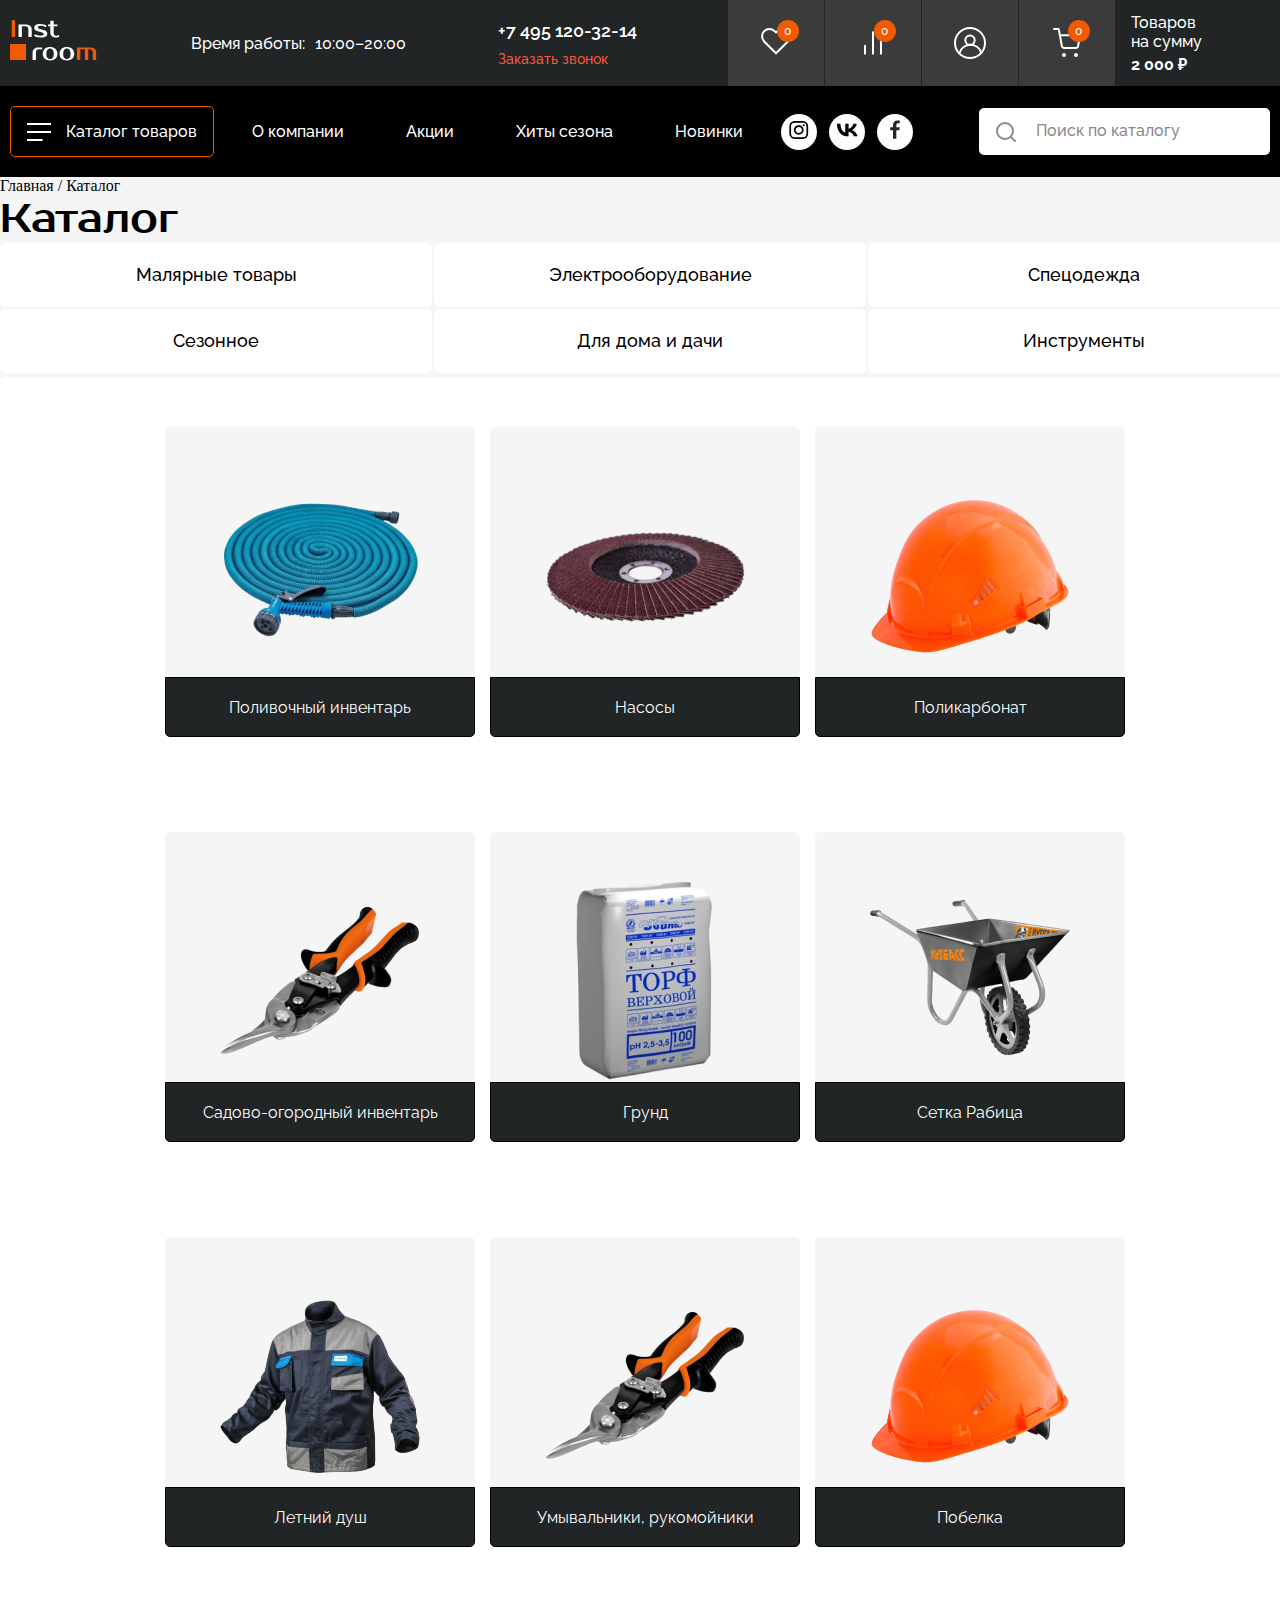
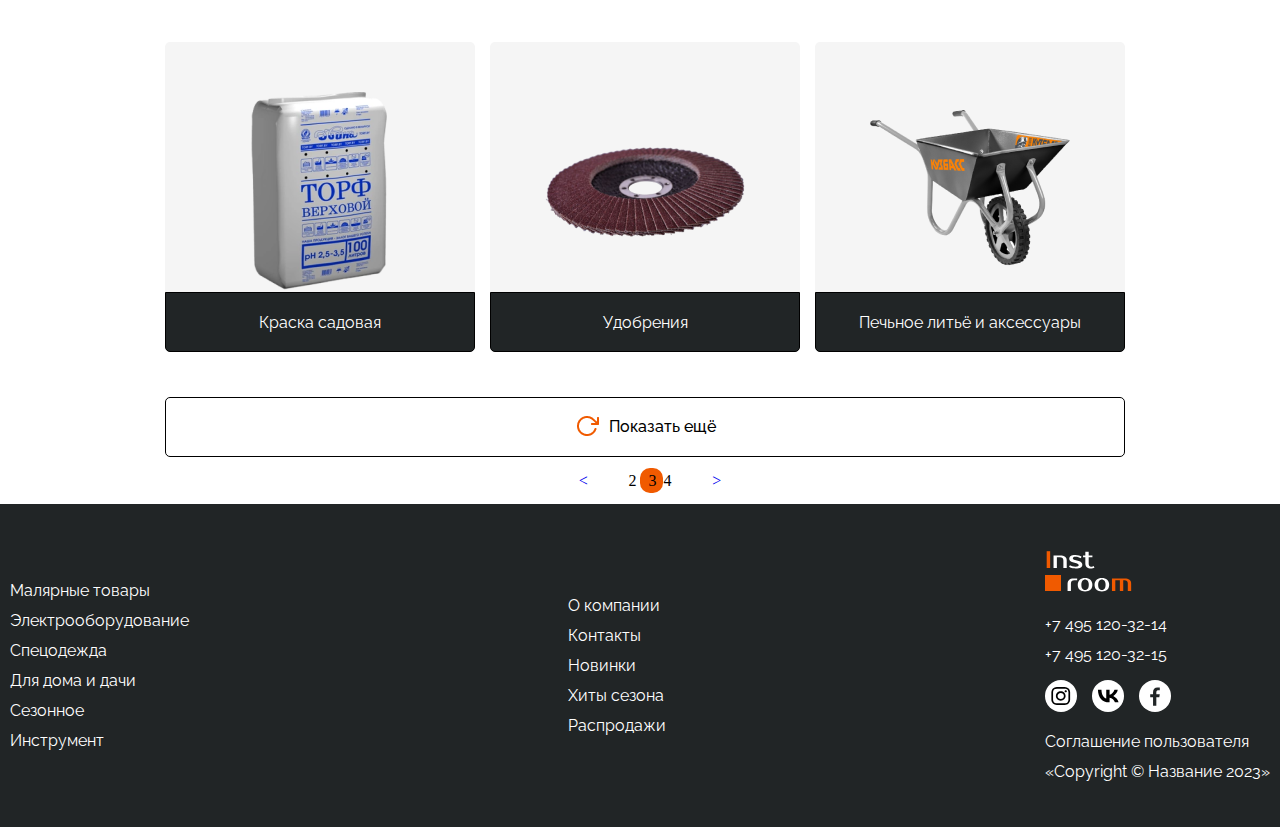
<file: pages/catalog/index.html>
<!DOCTYPE html>
<html lang="en">
  <head>
    <meta charset="UTF-8" />
    <meta name="viewport" content="width=device-width, initial-scale=1.0" />
    <title>Каталог</title>
    <link rel="stylesheet" href="./css/style.css" />
    <link rel="preconnect" href="https://fonts.googleapis.com" />
    <link rel="preconnect" href="https://fonts.gstatic.com" crossorigin />
    <link
      href="https://fonts.googleapis.com/css2?family=Raleway:ital,wght@0,100..900;1,100..900&display=swap"
      rel="stylesheet"
    />
    <link rel="preconnect" href="https://fonts.googleapis.com" />
    <link rel="preconnect" href="https://fonts.gstatic.com" crossorigin />
    <link
      href="https://fonts.googleapis.com/css2?family=Prosto+One&display=swap"
      rel="stylesheet"
    />
  </head>
  <body>
    <header class="header">
      <div class="container">
        <div class="header__wrapper">
          <a href="../home/index.html">
            <img src="../../svgs/logo-img.svg" alt="logo-img" />
          </a>
          <div class="header__time-wrapper">
            <p class="header__time-text">Время работы:</p>
            <p class="header__time-text">10:00–20:00</p>
          </div>
          <div class="header__phone-wrapper">
            <a class="header__phone-number" href="#">+7 495 120-32-14</a>
            <a class="header__phone-text" href="#">Заказать звонок</a>
          </div>
          <div class="header__links-home">
            <div class="header__links-wrapper">
              <div class="header__links-heart header__links-bc">
                <a href="../favorites/index.html">
                  <img src="../../svgs/heart.svg" alt="heart-icon"
                /></a>
                <p class="header__links-heart-counter">0</p>
              </div>
              <div class="header__links-bar header__links-bc">
                <img src="../../svgs/bar-chart-2.svg" alt="chart-icon" />
                <p class="header__links-heart-counter">0</p>
              </div>
              <div
                class="header__links-person header__links-bc"
                id="person-icon"
                onclick="run()"
              >
                <img src="../../svgs/person-icon.svg" alt="person-icon" />
              </div>
              <div class="header__links-shop header__links-bc">
                <a href="../placing-an-order/index.html">
                  <img src="../../svgs/shopping-cart.svg" alt="shopping-icon" />
                </a>
                <p class="header__links-heart-counter">0</p>
              </div>
            </div>
            <div class="header__product-money-wrapper">
              <p class="header__product-text">Товаров на сумму</p>
              <span class="header__product-money">2 000 ₽</span>
            </div>
          </div>
        </div>
      </div>

      <nav class="nav">
        <div class="container">
          <div class="header__nav-wrapper">
            <div class="header__nav-button-wrapper">
              <a class="header__nav-bar-link" href="#">
                <img src="../../svgs/bar-chart.svg" alt="chart-icon" />
                Каталог товаров
              </a>
            </div>
            <div class="menu__bar-wrapper">
              <div class="menyu__bar">
                <div class="menyu__bar-items menyu__bar-items-bc">
                  <p class="menyu__bar-items-text"></p>
                </div>

                <div class="menyu__bar-items">
                  <p class="menyu__bar-items-text">Малярные товары</p>
                  <img src="../../svgs/Vector.svg" alt="chart" />
                </div>
                <div class="line"></div>
                <div class="menyu__bar-items">
                  <p class="menyu__bar-items-text">Электроинструмент</p>
                  <img src="../../svgs/Vector.svg" alt="chart" />
                </div>
                <div class="line"></div>
                <div class="menyu__bar-items">
                  <p class="menyu__bar-items-text">Спецодежда</p>
                  <img src="../../svgs/Vector.svg" alt="chart" />
                </div>
                <div class="line"></div>
                <div class="menyu__bar-items">
                  <p class="menyu__bar-items-text">Сезонное</p>
                  <img src="../../svgs/Vector.svg" alt="chart" />
                </div>
                <div class="line"></div>
                <div class="menyu__bar-items">
                  <p class="menyu__bar-items-text">Для дома и дачи</p>
                  <img src="../../svgs/Vector.svg" alt="chart" />
                </div>
                <div class="line"></div>
                <div class="menyu__bar-items">
                  <p class="menyu__bar-items-text">Инструменты</p>
                  <img src="../../svgs/Vector.svg" alt="chart" />
                </div>
                <div class="line"></div>
              </div>
              <div class="menyu__bar-link-home">
                <div class="menyu__bar-link-text-wrapper">
                  <a class="menyu__bar-link" href="#"
                    >Садово огородный инвентарь</a
                  >
                  <a class="menyu__bar-link" href="#">Поливочный инвентарь</a>
                  <a class="menyu__bar-link" href="#">Поликарбонат</a>
                  <a class="menyu__bar-link" href="#">Грунт</a>
                  <a class="menyu__bar-link" href="#">Насосы</a>
                  <a class="menyu__bar-link" href="#">Сетка Рабица</a>
                  <a class="menyu__bar-link" href="#"
                    >Летний душ, умывальники, рукомойники</a
                  >
                  <a class="menyu__bar-link" href="#"
                    >Побелка, краска садовая</a
                  >
                  <a class="menyu__bar-link" href="#">Садовый декор</a>
                  <a class="menyu__bar-link" href="#">Товары для отдыха</a>
                  <a class="menyu__bar-link" href="#">
                    Печное литьё и аксессуары</a
                  >
                </div>
                <div class="menyu__bar-link-text-wrapper">
                  <a class="menyu__bar-link" href="#"
                    >Садово огородный инвентарь</a
                  >
                  <a class="menyu__bar-link" href="#">Поливочный инвентарь</a>
                  <a class="menyu__bar-link" href="#">Поликарбонат</a>
                  <a class="menyu__bar-link" href="#">Грунт</a>
                  <a class="menyu__bar-link" href="#">Насосы</a>
                  <a class="menyu__bar-link" href="#">Сетка Рабица</a>
                  <a class="menyu__bar-link" href="#"
                    >Летний душ, умывальники, рукомойники</a
                  >
                  <a class="menyu__bar-link" href="#"
                    >Побелка, краска садовая</a
                  >
                  <a class="menyu__bar-link" href="#">Садовый декор</a>
                  <a class="menyu__bar-link" href="#">Товары для отдыха</a>
                  <a class="menyu__bar-link" href="#"
                    >Печное литьё и аксессуары</a
                  >
                </div>
              </div>
            </div>

            <div class="header__nav-links-wrapper">
              <ul class="header__nav-links-list-wrapper">
                <li>
                  <a class="header__nav-link" href="../Feature Brend/index.html"
                    >О компании</a
                  >
                </li>
                <li><a class="header__nav-link" href="#">Акции</a></li>
                <li><a class="header__nav-link" href="#">Хиты сезона</a></li>
                <li>
                  <a class="header__nav-link" href="../new-detail/index.html">
                    Новинки
                  </a>
                </li>
              </ul>
            </div>
            <div class="header__web-wrappepr">
              <div class="header__web-home">
                <div class="header__nav-web-icon-wrapper">
                  <a href="https://www.instagram.com/elyor.developer02/"
                    ><img
                      class="header__nav-icon header__nav-icon"
                      src="../../svgs/instagram.svg"
                      alt="instagram-icon"
                  /></a>
                </div>
                <div class="header__nav-web-icon-wrapper">
                  <a href="https://vk.com/">
                    <img
                      class="header__nav-icon header__nav-icon"
                      src="../../svgs/vk.svg"
                      alt="vk-icon"
                    />
                  </a>
                </div>
                <div class="header__nav-web-icon-wrapper">
                  <a href="https://www.facebook.com/">
                    <img
                      class="header__nav-icon header__nav-icon"
                      src="../../svgs/facebook.svg"
                      alt="facebook icon "
                    />
                  </a>
                </div>
              </div>
              <div class="header__nav-serch-wrapprer">
                <img src="../../svgs/search-icon.svg" alt="search-icon" />
                <input
                  class="header__nav-serch-input"
                  type="search"
                  placeholder="Поиск по каталогу"
                />
              </div>
            </div>
          </div>
        </div>
      </nav>
      <div id="header__sign-up-wrapper">
        <div class="header__sign-home">
          <form class="form">
            <h1 class="header__sign-up-title">Регистрация</h1>
            <div class="header__login">
              <label for="lastname">Фамилия</label>
              <input type="text" id="lastname" />
            </div>
            <div class="header__login">
              <label for="name">Имя</label> <input type="text" id="name" />
            </div>
            <div class="header__login">
              <label for="tel">Телефон</label>
              <input type="tel" placeholder="+7" id="tel" />
            </div>
            <div class="header__login">
              <label for="email">Электронная почта</label>
              <input type="email" id="email" />
            </div>
            <div class="header__login">
              <label for="password">Пароль</label>
              <input type="password" id="password" />
            </div>
            <div class="header__login">
              <label for="repietPassword">Подтвердите пароль</label>
              <input type="password" id="repietPassword" />
            </div>
            <input
              class="header__form-submit"
              type="submit"
              value="РЕГИСТРАЦИЯ"
            />

            <p class="header__sign-up-text">
              <span class="header__sign-up-text-bc">
                Нажимая на кнопку вы соглашаетесь
              </span>
              на обработку ваших персональных данных
            </p>
            <img
              class="header__form-cross"
              id="cross"
              src="../../svgs/cross-icon.svg"
              alt="cross-icon"
              onclick="closeModal()"
            />
          </form>
        </div>
      </div>
    </header>

    <main>
      <section>
        <p>Главная / <span>Каталог</span></p>
        <h1>Каталог</h1>
        <section>
          <ul>
            <li><a href="#">Малярные товары</a></li>
            <li><a href="#">Электрооборудование</a></li>
            <li><a href="#">Спецодежда</a></li>
            <li><a href="#">Сезонное</a></li>
            <li><a href="../Feature Filter/index.html">Для дома и дачи</a></li>
            <li><a href="#">Инструменты</a></li>
          </ul>
        </section>
      </section>
      <section class="contanerCart">
        <div class="contanerCartCatalog">
          <div class="cartCatologs">
            <img src="./img/hose.png" alt="hose" />
            <a href="#">Поливочный инвентарь</a>
          </div>
          <div class="cartCatologs">
            <img src="./img/PEAL DISCS.png" alt="hose" />
            <a href="#">Насосы</a>
          </div>
          <div class="cartCatologs">
            <img src="./img/shlem.png" alt="hose" />
            <a href="#"> Поликарбонат</a>
          </div>
          <div class="cartCatologs">
            <img src="./img/scissors.png" alt="hose" />
            <a href="../product-info/index.html">Садово-огородный инвентарь</a>
          </div>
          <div class="cartCatologs">
            <img src="./img/cement.png" alt="hose" />
            <a href="#">Грунд</a>
          </div>
          <div class="cartCatologs">
            <img src="./img/tachka.png" alt="hose" />
            <a href="#">Сетка Рабица</a>
          </div>
          <div class="cartCatologs">
            <img src="./img/kurtka.png" alt="hose" />
            <a href="#">Летний душ</a>
          </div>
          <div class="cartCatologs">
            <img src="./img/scissors.png" alt="hose" />
            <a href="#">Умывальники, рукомойники</a>
          </div>
          <div class="cartCatologs">
            <img src="./img/shlem.png" alt="hose" />
            <a href="#">Побелка</a>
          </div>
          <div class="cartCatologs">
            <img src="./img/cement.png" alt="hose" />
            <a href="#">Краска садовая</a>
          </div>
          <div class="cartCatologs">
            <img src="./img/PEAL DISCS.png" alt="hose" />
            <a href="#">Удобрения</a>
          </div>
          <div class="cartCatologs">
            <img src="./img/tachka.png" alt="hose" />
            <a href="#">Печьное литьё и аксессуары</a>
          </div>
          <div class="refreshBranch">
            <button>
              <img src="./img/rotate-ccw.png" alt="refrew" />
            </button>
            <p>Показать ещё</p>
          </div>
          <div class="toNextToBack">
            <p>
              <a href="#">&lt;</a><span> 2 <mark> 3 </mark> 4 </span
              ><a href="#">&gt;</a>
            </p>
          </div>
        </div>
      </section>
    </main>
    <footer>
      <div class="container">
        <div class="footer__wrapper">
          <ul>
            <li>
              <a href="#">Малярные товары</a>
            </li>
            <li>
              <a href="#">Электрооборудование</a>
            </li>
            <li>
              <a href="#">Спецодежда</a>
            </li>
            <li>
              <a href="#">Для дома и дачи</a>
            </li>
            <li>
              <a href="#">Сезонное</a>
            </li>
            <li>
              <a href="#">Инструмент</a>
            </li>
          </ul>
          <ul>
            <li>
              <a href="#">О компании</a>
            </li>
            <li>
              <a href="#">Контакты</a>
            </li>
            <li>
              <a href="#">Новинки</a>
            </li>
            <li>
              <a href="#">Хиты сезона</a>
            </li>
            <li>
              <a href="#">Распродажи</a>
            </li>
          </ul>
          <div class="div-contacts">
            <img src="../../svgs/logo-img.svg" alt="logo" />
            <ul>
              <li>+7 495 120-32-14</li>
              <li>+7 495 120-32-15</li>
            </ul>
            <div>
              <ul class="sotial-media-contener">
                <li>
                  <a href="#"
                    ><img src="../../svgs/instagram.svg" alt="instagram-logo"
                  /></a>
                </li>
                <li>
                  <a href="#"><img src="../../svgs/vk.svg" alt="vk-logo" /></a>
                </li>
                <li>
                  <a href="#"
                    ><img src="../../svgs/facebook.svg" alt="facebook-logo"
                  /></a>
                </li>
              </ul>
              <ul>
                <li><a href="#">Соглашение пользователя</a></li>
                <li>«Copyright © Название 2023»</li>
              </ul>
            </div>
          </div>
        </div>
      </div>
    </footer>

    <script src="./app.js"></script>
  </body>
</html>
</file>
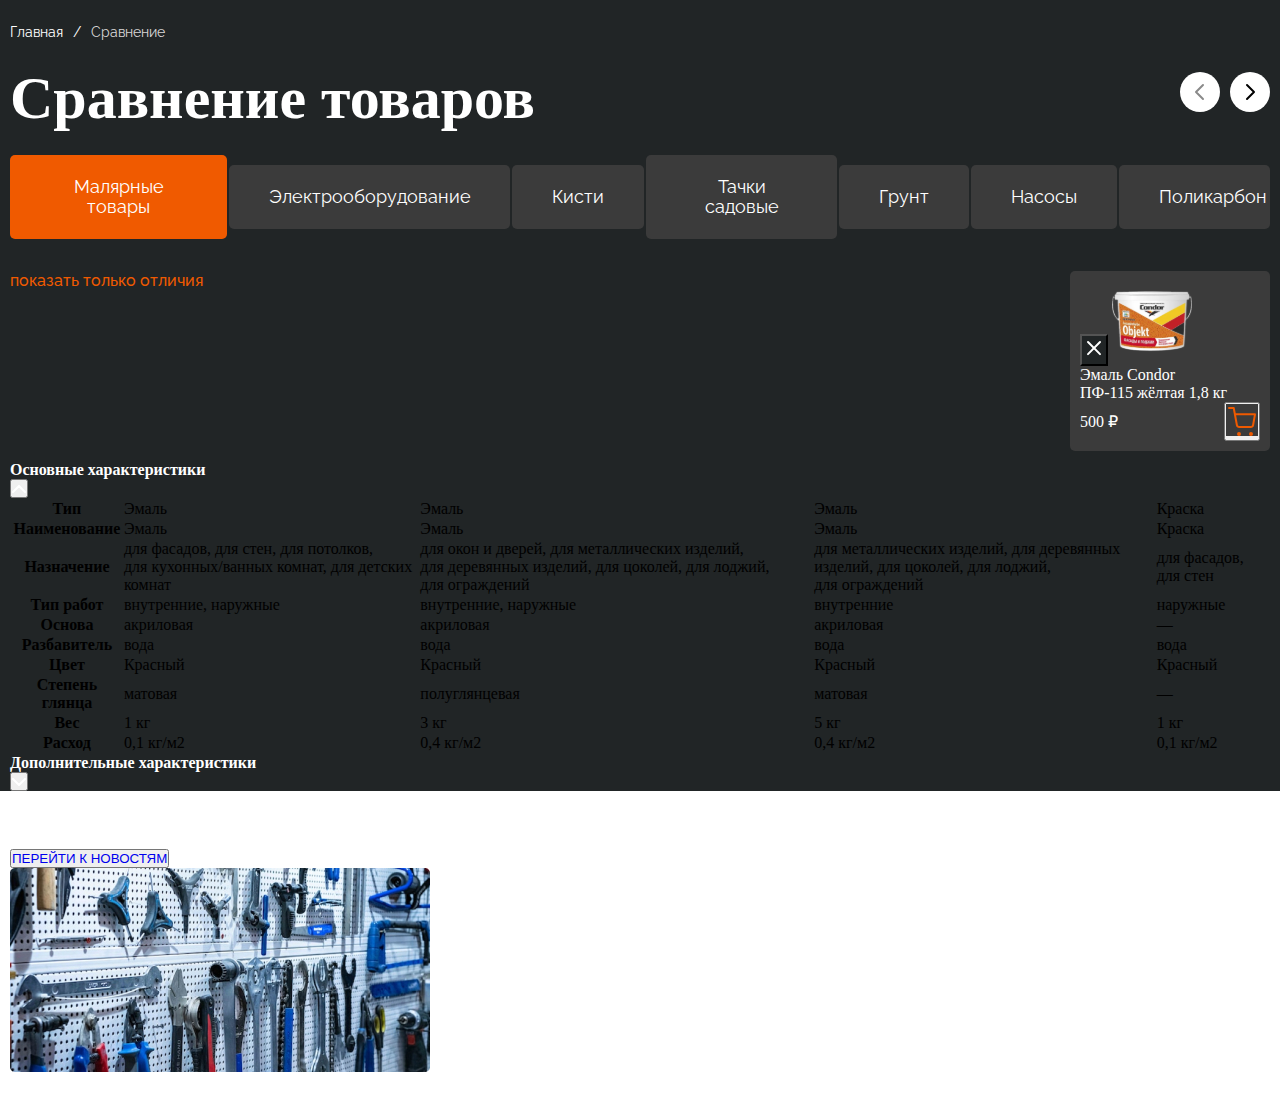
<file: pages/compration/index.html>
<!DOCTYPE html>
<html lang="en">
  <head>
    <meta charset="UTF-8" />
    <meta name="viewport" content="width=device-width, initial-scale=1.0" />
    <title>Inst/room</title>
    <link rel="stylesheet" href="./css/sacss.css" />
    <link rel="preconnect" href="https://fonts.googleapis.com" />
    <link rel="preconnect" href="https://fonts.gstatic.com" crossorigin />
    <link
      href="https://fonts.googleapis.com/css2?family=Prosto+One&family=Raleway:wght@100;200;300;400;500&family=Roboto:wght@100;300;400;500&family=Ubuntu:ital,wght@0,300;0,400;0,500;0,700;1,300;1,400;1,500;1,700&display=swap"
      rel="stylesheet"
    />
    <link rel="preconnect" href="https://fonts.googleapis.com" />
    <link rel="preconnect" href="https://fonts.gstatic.com" crossorigin />
    <link
      href="https://fonts.googleapis.com/css2?family=Prosto+One&family=Raleway:ital,wght@0,500;1,500&family=Roboto&family=Ubuntu&display=swap"
      rel="stylesheet"
    />
    <link rel="preconnect" href="https://fonts.googleapis.com" />
    <link rel="preconnect" href="https://fonts.gstatic.com" crossorigin />
    <link
      href="https://fonts.googleapis.com/css2?family=Prosto+One&family=Raleway:ital@0;1&family=Roboto&family=Ubuntu&display=swap"
      rel="stylesheet"
    />
  </head>
  <body>
    <main>
      <section class="sections_wrappers-all">
        <div class="container">
          <section>
            <div class="crumbs">
              <h5 class="crumbs-title">Главная</h5>
              <span class="crumbs-title">/</span>
              <h5 class="crumbs_title crumbs-title">Сравнение</h5>
            </div>
          </section>
          <section>
            <div class="comparison-wrapper">
              <h2>Сравнение товаров</h2>
              <div class="arrows_wrapper">
                <img src="./button.svg/arrows_left.svg" alt="arrows_left" />
                <img src="./button.svg/arrows_right.svg" alt="arrows_right" />
              </div>
            </div>
          </section>
          <section>
            <div class="sections_wrappers">
              <button class="button-click ittiem">
                <a class="button-link" href="#">Малярные товары</a>
              </button>
              <button class="button-click ittiem1">
                <a class="button-link" href="#">Электрооборудование</a>
              </button>
              <button class="button-click ittiem2">
                <a class="button-link" href="#">Кисти</a>
              </button>
              <button class="button-click ittiem3">
                <a class="button-link" href="#">Тачки садовые</a>
              </button>
              <button class="button-click ittiem4">
                <a class="button-link" href="#">Грунт</a>
              </button>
              <button class="button-click ittiem5">
                <a class="button-link" href="#">Насосы</a>
              </button>
              <button class="button-click ittiem6">
                <a class="button-link" href="#">Поликарбон</a>
              </button>
            </div>
          </section>
          <section>
            <div class="differences-wrapper">
              <div class="differences">
                <h6 class="differences-text">показать только отличия</h6>
              </div>
              <div class="goods_wrapper">
                <div class="goods-itiems">
                  <button
                    class="goods-click"
                    style="background: rgba(33, 37, 38, 1)"
                  >
                    <img src="./button.svg/button_x.svg" alt="button_x" />
                  </button>
                  <img class="goods-img" src="./main.img/condor1.svg" alt="" />
                  <div class="goods-itiem-text">
                    <p>Эмаль Condor ПФ-115 жёлтая 1,8 кг</p>
                  </div>
                  <div class="goods-itiem-shopping-card">
                    <p>500 ₽</p>
                    <button class="sho">
                      <img
                        class="goods-img"
                        src="./button.svg/shopping-cart.svg"
                        alt="shopping-cart"
                      />
                    </button>
                  </div>
                </div>
              </div>
            </div>
          </section>
          <section>
            <div class="main-characteristics-wrapper">
              <h4>Основные характеристики</h4>
              <button>
                <img src="./button.svg/chervon-up.svg" alt="chervon-up" />
              </button>
            </div>
            <table>
              <tr>
                <th>Тип</th>
                <td>Эмаль</td>
                <td>Эмаль</td>
                <td>Эмаль</td>
                <td>Краска</td>
              </tr>
              <tr>
                <th>Наименование</th>
                <td>Эмаль</td>
                <td>Эмаль</td>
                <td>Эмаль</td>
                <td>Краска</td>
              </tr>
              <tr>
                <th>Назначение</th>
                <td>
                  для фасадов, для стен, для потолков, для кухонных/ванных
                  комнат, для детских комнат
                </td>
                <td>
                  для окон и дверей, для металлических изделий, для деревянных
                  изделий, для цоколей, для лоджий, для ограждений
                </td>
                <td>
                  для металлических изделий, для деревянных изделий,
                  для цоколей, для лоджий, для ограждений
                </td>
                <td>для фасадов, для стен</td>
              </tr>
              <tr>
                <th>Тип работ</th>
                <td>внутренние, наружные</td>
                <td>внутренние, наружные</td>
                <td>внутренние</td>
                <td>наружные</td>
              </tr>
              <tr>
                <th>Основа</th>
                <td>акриловая</td>
                <td>акриловая</td>
                <td>акриловая</td>
                <td>—</td>
              </tr>
              <tr>
                <th>Разбавитель</th>
                <td>вода</td>
                <td>вода</td>
                <td>вода</td>
                <td>вода</td>
              </tr>
              <tr>
                <th>Цвет</th>
                <td>Красный</td>
                <td>Красный</td>
                <td>Красный</td>
                <td>Красный</td>
              </tr>
              <tr>
                <th>Степень глянца</th>
                <td>матовая</td>
                <td>полуглянцевая</td>
                <td>матовая</td>
                <td>—</td>
              </tr>
              <tr>
                <th>Вес</th>
                <td>1 кг</td>
                <td>3 кг</td>
                <td>5 кг</td>
                <td>1 кг</td>
              </tr>
              <tr>
                <th>Расход</th>
                <td>0,1 кг/м2</td>
                <td>0,4 кг/м2</td>
                <td>0,4 кг/м2</td>
                <td>0,1 кг/м2</td>
              </tr>
            </table>
            <div class="main-characteristics-wrapper">
              <h4>Дополнительные характеристики</h4>
              <button>
                <img src="./button.svg/chervon-down.svg" alt="chervon-down" />
              </button>
            </div>
          </section>
        </div>
      </section>
      <section>
        <div class="container">
          <div class="news-all-wrapper">
            <div class="news-title-itiem">
              <h3>Новости</h3>
              <p>
                Торговое или промышленное предприятие, торгово-промышленное
                объединение предпринимателей, форма организации предприятия,
                при которой его правосубъектность отличается
                от правосубъектности лиц, в нем участвующих. Компании имеют
                статус юридического лица.
              </p>
            </div>
            <button><a href="#">ПЕРЕЙТИ К НОВОСТЯМ</a></button>
          </div>
          <div class="news-all_wrapper">
            <div class="news-itiem">
              <div class="news-itiem-img">
                <img src="./main.img/instrument.jpg" alt="instrument" />
              </div>
              <h4>Название новости</h4>
              <p>12 января 2023</p>
            </div>
          </div>
        </div>
      </section>
    </main>
  </body>
</html>
</file>
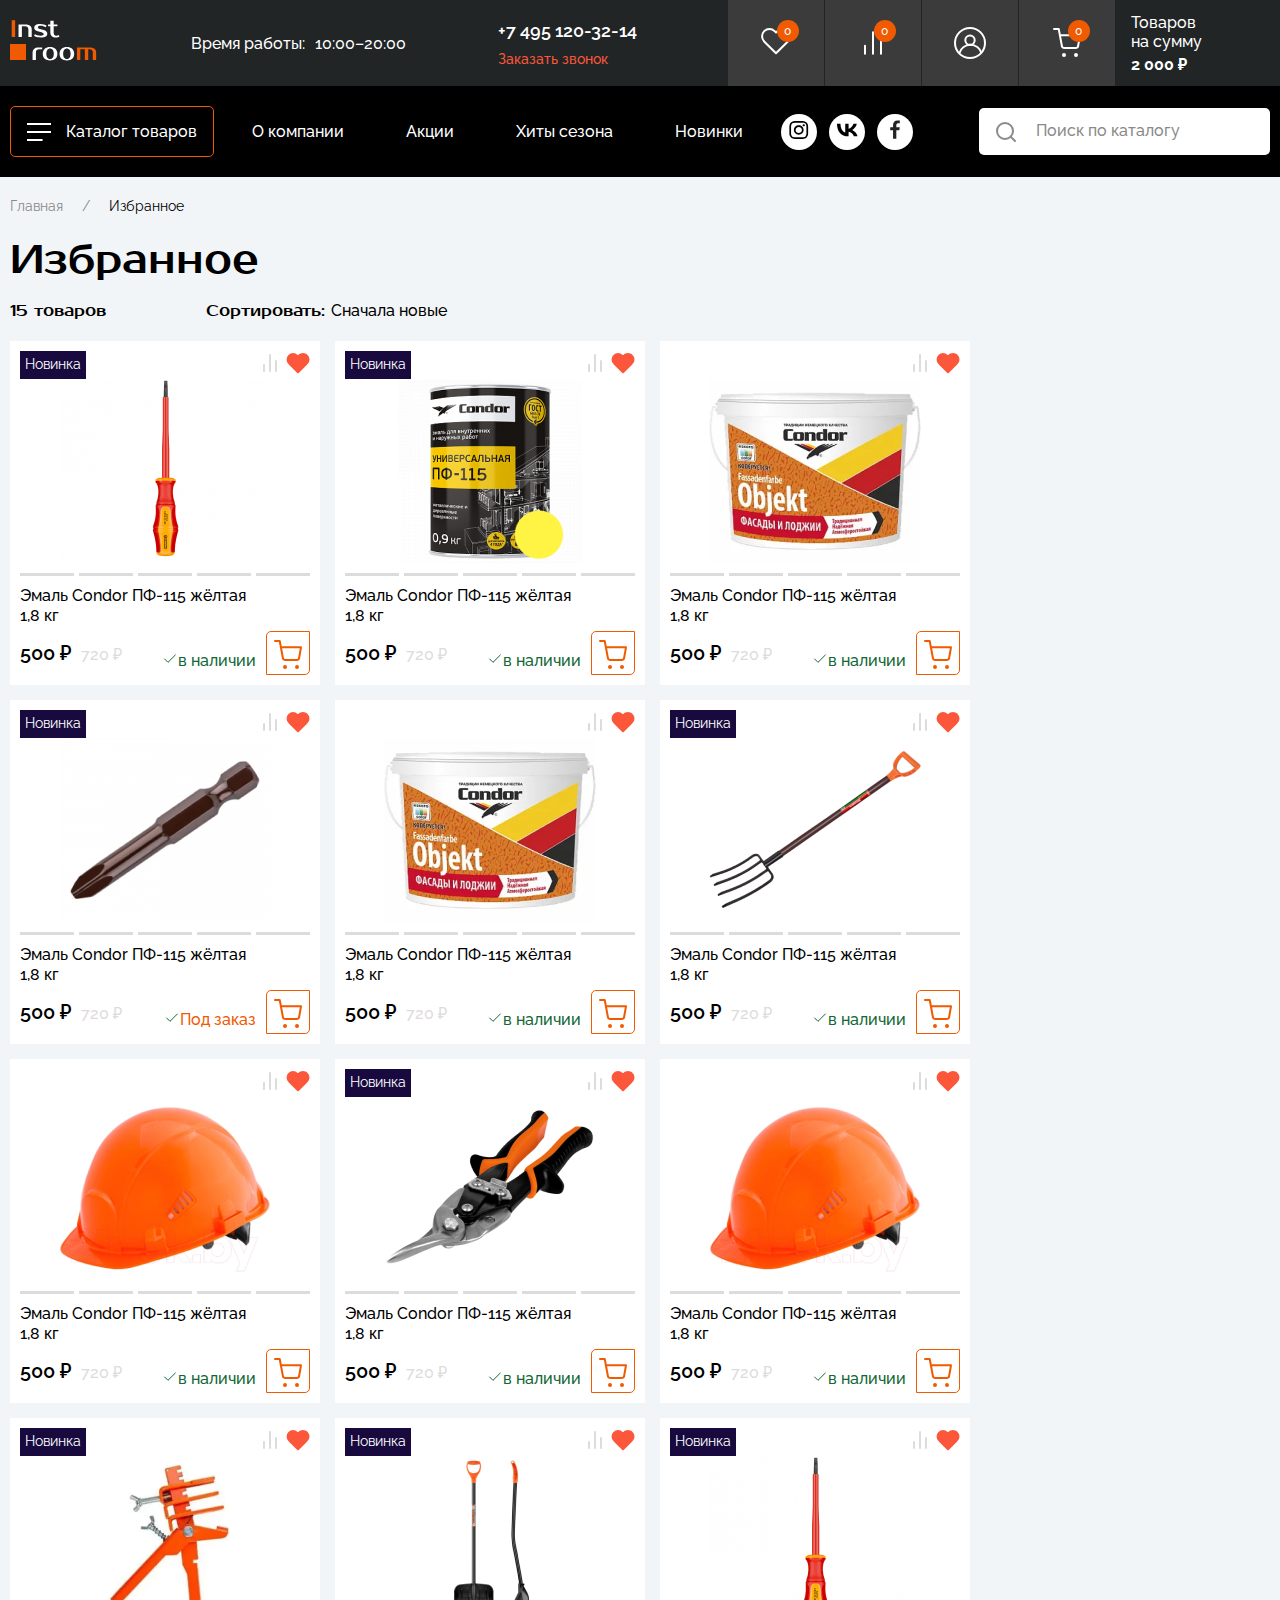
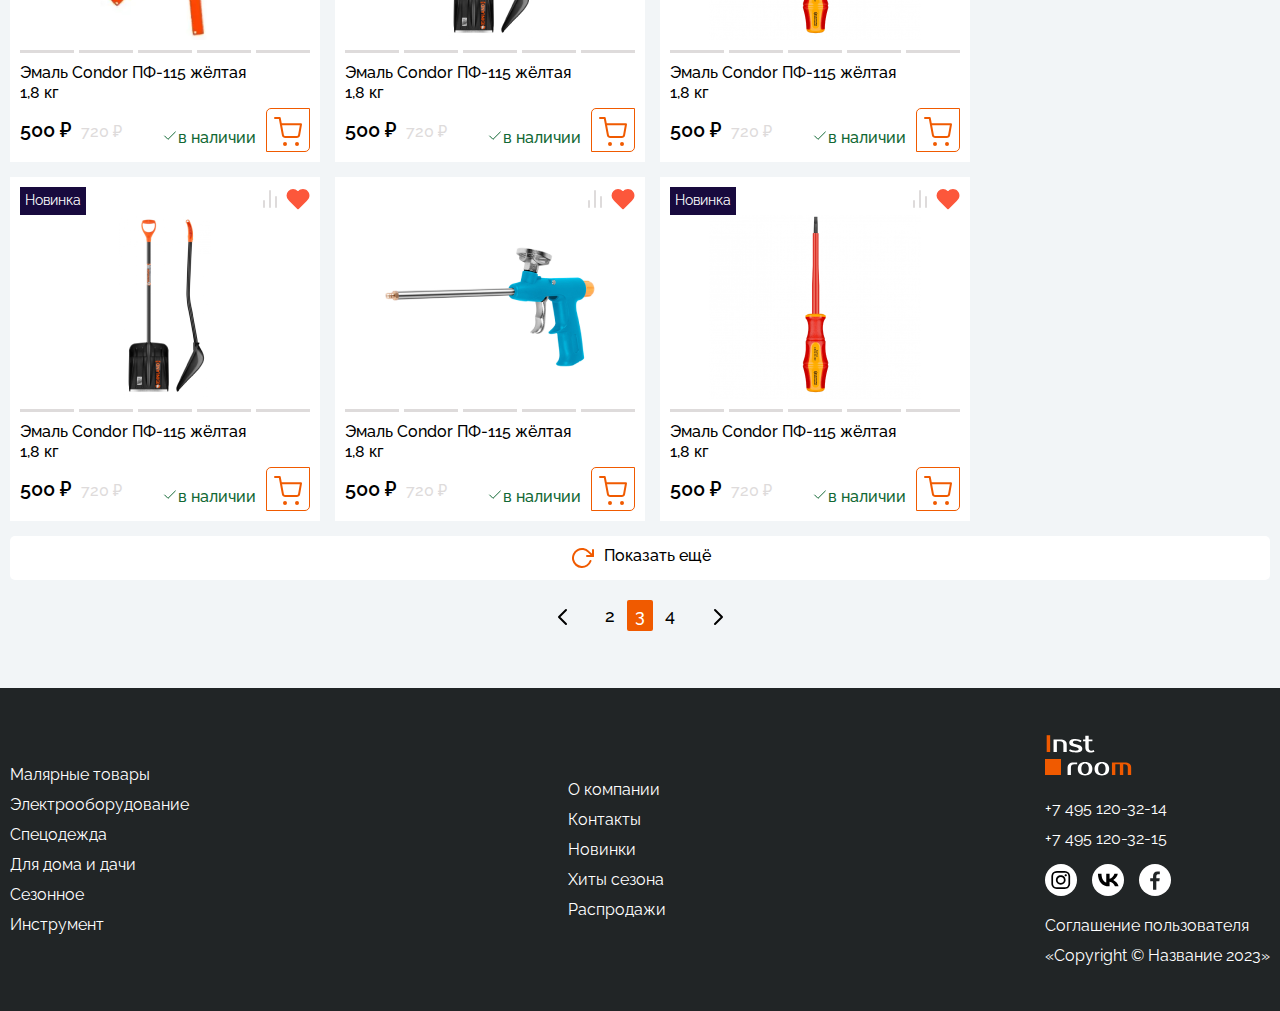
<file: pages/favorites/index.html>
<!DOCTYPE html>
<html lang="en">
  <head>
    <meta charset="UTF-8" />
    <meta name="viewport" content="width=device-width, initial-scale=1.0" />
    <title>Inst room</title>
    <link rel="preconnect" href="https://fonts.googleapis.com" />
    <link rel="preconnect" href="https://fonts.gstatic.com" crossorigin />
    <link
      href="https://fonts.googleapis.com/css2?family=Raleway:ital,wght@0,100..900;1,100..900&display=swap"
      rel="stylesheet"
    />
    <link
      href="https://fonts.googleapis.com/css2?family=Prosto+One&family=Raleway:ital,wght@0,100..900;1,100..900&display=swap"
      rel="stylesheet"
    />
    <link rel="stylesheet" href="./style.css" />
  </head>
  <body>
    <header class="header">
      <div class="container">
        <div class="header__wrapper">
          <a href="../home/index.html">
            <img src="../../svgs/logo-img.svg" alt="logo-img" />
          </a>
          <div class="header__time-wrapper">
            <p class="header__time-text">Время работы:</p>
            <p class="header__time-text">10:00–20:00</p>
          </div>
          <div class="header__phone-wrapper">
            <a class="header__phone-number" href="#">+7 495 120-32-14</a>
            <a class="header__phone-text" href="#">Заказать звонок</a>
          </div>
          <div class="header__links-home">
            <div class="header__links-wrapper">
              <div class="header__links-heart header__links-bc">
                <a href="../favorites/index.html">
                  <img src="../../svgs/heart.svg" alt="heart-icon"
                /></a>
                <p class="header__links-heart-counter">0</p>
              </div>
              <div class="header__links-bar header__links-bc">
                <img src="../../svgs/bar-chart-2.svg" alt="chart-icon" />
                <p class="header__links-heart-counter">0</p>
              </div>
              <div
                class="header__links-person header__links-bc"
                id="person-icon"
                onclick="run()"
              >
                <img src="../../svgs/person-icon.svg" alt="person-icon" />
              </div>
              <div class="header__links-shop header__links-bc">
                <a href="../placing-an-order/index.html">
                  <img src="../../svgs/shopping-cart.svg" alt="shopping-icon" />
                </a>
                <p class="header__links-heart-counter">0</p>
              </div>
            </div>
            <div class="header__product-money-wrapper">
              <p class="header__product-text">Товаров на сумму</p>
              <span class="header__product-money">2 000 ₽</span>
            </div>
          </div>
        </div>
      </div>

      <nav class="nav">
        <div class="container">
          <div class="header__nav-wrapper">
            <div class="header__nav-button-wrapper">
              <a class="header__nav-bar-link" href="#">
                <img src="../../svgs/bar-chart.svg" alt="chart-icon" />
                Каталог товаров
              </a>
            </div>
            <div class="menu__bar-wrapper">
              <div class="menyu__bar">
                <div class="menyu__bar-items menyu__bar-items-bc">
                  <p class="menyu__bar-items-text"></p>
                </div>

                <div class="menyu__bar-items">
                  <p class="menyu__bar-items-text">Малярные товары</p>
                  <img src="../../svgs/Vector.svg" alt="chart" />
                </div>
                <div class="line"></div>
                <div class="menyu__bar-items">
                  <p class="menyu__bar-items-text">Электроинструмент</p>
                  <img src="../../svgs/Vector.svg" alt="chart" />
                </div>
                <div class="line"></div>
                <div class="menyu__bar-items">
                  <p class="menyu__bar-items-text">Спецодежда</p>
                  <img src="../../svgs/Vector.svg" alt="chart" />
                </div>
                <div class="line"></div>
                <div class="menyu__bar-items">
                  <p class="menyu__bar-items-text">Сезонное</p>
                  <img src="../../svgs/Vector.svg" alt="chart" />
                </div>
                <div class="line"></div>
                <div class="menyu__bar-items">
                  <p class="menyu__bar-items-text">Для дома и дачи</p>
                  <img src="../../svgs/Vector.svg" alt="chart" />
                </div>
                <div class="line"></div>
                <div class="menyu__bar-items">
                  <p class="menyu__bar-items-text">Инструменты</p>
                  <img src="../../svgs/Vector.svg" alt="chart" />
                </div>
                <div class="line"></div>
              </div>
              <div class="menyu__bar-link-home">
                <div class="menyu__bar-link-text-wrapper">
                  <a class="menyu__bar-link" href="#"
                    >Садово огородный инвентарь</a
                  >
                  <a class="menyu__bar-link" href="#">Поливочный инвентарь</a>
                  <a class="menyu__bar-link" href="#">Поликарбонат</a>
                  <a class="menyu__bar-link" href="#">Грунт</a>
                  <a class="menyu__bar-link" href="#">Насосы</a>
                  <a class="menyu__bar-link" href="#">Сетка Рабица</a>
                  <a class="menyu__bar-link" href="#"
                    >Летний душ, умывальники, рукомойники</a
                  >
                  <a class="menyu__bar-link" href="#"
                    >Побелка, краска садовая</a
                  >
                  <a class="menyu__bar-link" href="#">Садовый декор</a>
                  <a class="menyu__bar-link" href="#">Товары для отдыха</a>
                  <a class="menyu__bar-link" href="#">
                    Печное литьё и аксессуары</a
                  >
                </div>
                <div class="menyu__bar-link-text-wrapper">
                  <a class="menyu__bar-link" href="#"
                    >Садово огородный инвентарь</a
                  >
                  <a class="menyu__bar-link" href="#">Поливочный инвентарь</a>
                  <a class="menyu__bar-link" href="#">Поликарбонат</a>
                  <a class="menyu__bar-link" href="#">Грунт</a>
                  <a class="menyu__bar-link" href="#">Насосы</a>
                  <a class="menyu__bar-link" href="#">Сетка Рабица</a>
                  <a class="menyu__bar-link" href="#"
                    >Летний душ, умывальники, рукомойники</a
                  >
                  <a class="menyu__bar-link" href="#"
                    >Побелка, краска садовая</a
                  >
                  <a class="menyu__bar-link" href="#">Садовый декор</a>
                  <a class="menyu__bar-link" href="#">Товары для отдыха</a>
                  <a class="menyu__bar-link" href="#"
                    >Печное литьё и аксессуары</a
                  >
                </div>
              </div>
            </div>

            <div class="header__nav-links-wrapper">
              <ul class="header__nav-links-list-wrapper">
                <li>
                  <a class="header__nav-link" href="../Feature Brend/index.html"
                    >О компании</a
                  >
                </li>
                <li><a class="header__nav-link" href="#">Акции</a></li>
                <li><a class="header__nav-link" href="#">Хиты сезона</a></li>
                <li>
                  <a class="header__nav-link" href="../new-detail/index.html">
                    Новинки
                  </a>
                </li>
              </ul>
            </div>
            <div class="header__web-wrappepr">
              <div class="header__web-home">
                <div class="header__nav-web-icon-wrapper">
                  <a href="https://www.instagram.com/elyor.developer02/"
                    ><img
                      class="header__nav-icon header__nav-icon"
                      src="../../svgs/instagram.svg"
                      alt="instagram-icon"
                  /></a>
                </div>
                <div class="header__nav-web-icon-wrapper">
                  <a href="https://vk.com/">
                    <img
                      class="header__nav-icon header__nav-icon"
                      src="../../svgs/vk.svg"
                      alt="vk-icon"
                    />
                  </a>
                </div>
                <div class="header__nav-web-icon-wrapper">
                  <a href="https://www.facebook.com/">
                    <img
                      class="header__nav-icon header__nav-icon"
                      src="../../svgs/facebook.svg"
                      alt="facebook icon "
                    />
                  </a>
                </div>
              </div>
              <div class="header__nav-serch-wrapprer">
                <img src="../../svgs/search-icon.svg" alt="search-icon" />
                <input
                  class="header__nav-serch-input"
                  type="search"
                  placeholder="Поиск по каталогу"
                />
              </div>
            </div>
          </div>
        </div>
      </nav>
      <div id="header__sign-up-wrapper">
        <div class="header__sign-home">
          <form class="form">
            <h1 class="header__sign-up-title">Регистрация</h1>
            <div class="header__login">
              <label for="lastname">Фамилия</label>
              <input type="text" id="lastname" />
            </div>
            <div class="header__login">
              <label for="name">Имя</label> <input type="text" id="name" />
            </div>
            <div class="header__login">
              <label for="tel">Телефон</label>
              <input type="tel" placeholder="+7" id="tel" />
            </div>
            <div class="header__login">
              <label for="email">Электронная почта</label>
              <input type="email" id="email" />
            </div>
            <div class="header__login">
              <label for="password">Пароль</label>
              <input type="password" id="password" />
            </div>
            <div class="header__login">
              <label for="repietPassword">Подтвердите пароль</label>
              <input type="password" id="repietPassword" />
            </div>
            <input
              class="header__form-submit"
              type="submit"
              value="РЕГИСТРАЦИЯ"
            />

            <p class="header__sign-up-text">
              <span class="header__sign-up-text-bc">
                Нажимая на кнопку вы соглашаетесь
              </span>
              на обработку ваших персональных данных
            </p>
            <img
              class="header__form-cross"
              id="cross"
              src="../../svgs/cross-icon.svg"
              alt="cross-icon"
              onclick="closeModal()"
            />
          </form>
        </div>
      </div>
    </header>

    <section class="main">
      <div class="container">
        <div class="main-links">
          <a href="">Главная </a>
          <a href="">/</a>
          <a href="" style="color: black">Избранное</a>
        </div>
        <div class="main-text">
          <h1>Избранное</h1>
          <div class="main-link">
            <h4>15 товаров</h4>
            <h4>Сортировать: <span>Сначала новые</span></h4>
          </div>
        </div>
        <div class="main-wrapper">
          <div class="main-card">
            <div class="card-info">
              <p>Новинка</p>
              <div class="main-info-icons">
                <img src="./images/bar-chart.svg" alt="" />
                <img src="./images/heart.svg" alt="" />
              </div>
            </div>
            <div class="main-image">
              <img src="./images/img-1.png" alt="" />
            </div>
            <div class="main-line-wrapper">
              <div></div>
              <div></div>
              <div></div>
              <div></div>
              <div></div>
            </div>
            <div class="main-title">
              <p>
                Эмаль Condor ПФ-115 жёлтая <br />
                1,8 кг
              </p>
              <div class="price-info">
                <div class="price">
                  <span class="price-black">500 ₽</span>
                  <span class="price-grey">720 ₽</span>
                </div>
                <div class="price-cart">
                  <div class="price-cart-checkbox">
                    <svg
                      width="16"
                      height="16"
                      viewBox="0 0 16 16"
                      fill="none"
                      xmlns="http://www.w3.org/2000/svg"
                    >
                      <path
                        d="M13.3327 4L5.99935 11.3333L2.66602 8"
                        stroke="#126935"
                        stroke-linecap="round"
                        stroke-linejoin="round"
                      />
                    </svg>
                    <p>в наличии</p>
                  </div>
                  <img
                    src="./images/shopping-cart.svg"
                    alt=""
                    style="
                      border: 1px solid #f05a00;
                      border-radius: 5px 0;
                      padding: 5px;
                    "
                  />
                </div>
              </div>
            </div>
          </div>
          <div class="main-card">
            <div class="card-info">
              <p>Новинка</p>
              <div class="main-info-icons">
                <img src="./images/bar-chart.svg" alt="" />
                <img src="./images/heart.svg" alt="" />
              </div>
            </div>
            <div class="main-image">
              <img src="./images/img-2.png" alt="" />
            </div>
            <div class="main-line-wrapper">
              <div></div>
              <div></div>
              <div></div>
              <div></div>
              <div></div>
            </div>
            <div class="main-title">
              <p>
                Эмаль Condor ПФ-115 жёлтая <br />
                1,8 кг
              </p>
              <div class="price-info">
                <div class="price">
                  <span class="price-black">500 ₽</span>
                  <span class="price-grey">720 ₽</span>
                </div>
                <div class="price-cart">
                  <div class="price-cart-checkbox">
                    <svg
                      width="16"
                      height="16"
                      viewBox="0 0 16 16"
                      fill="none"
                      xmlns="http://www.w3.org/2000/svg"
                    >
                      <path
                        d="M13.3327 4L5.99935 11.3333L2.66602 8"
                        stroke="#126935"
                        stroke-linecap="round"
                        stroke-linejoin="round"
                      />
                    </svg>
                    <p>в наличии</p>
                  </div>
                  <img
                    src="./images/shopping-cart.svg"
                    alt=""
                    style="
                      border: 1px solid #f05a00;
                      border-radius: 5px 0;
                      padding: 5px;
                    "
                  />
                </div>
              </div>
            </div>
          </div>
          <div class="main-card">
            <div class="card-info">
              <div></div>
              <div class="main-info-icons">
                <img src="./images/bar-chart.svg" alt="" />
                <img src="./images/heart.svg" alt="" />
              </div>
            </div>
            <div class="main-image">
              <img src="./images/img-3.png" alt="" />
            </div>
            <div class="main-line-wrapper">
              <div></div>
              <div></div>
              <div></div>
              <div></div>
              <div></div>
            </div>
            <div class="main-title">
              <p>
                Эмаль Condor ПФ-115 жёлтая <br />
                1,8 кг
              </p>
              <div class="price-info">
                <div class="price">
                  <span class="price-black">500 ₽</span>
                  <span class="price-grey">720 ₽</span>
                </div>
                <div class="price-cart">
                  <div class="price-cart-checkbox">
                    <svg
                      width="16"
                      height="16"
                      viewBox="0 0 16 16"
                      fill="none"
                      xmlns="http://www.w3.org/2000/svg"
                    >
                      <path
                        d="M13.3327 4L5.99935 11.3333L2.66602 8"
                        stroke="#126935"
                        stroke-linecap="round"
                        stroke-linejoin="round"
                      />
                    </svg>
                    <p>в наличии</p>
                  </div>
                  <img
                    src="./images/shopping-cart.svg"
                    alt=""
                    style="
                      border: 1px solid #f05a00;
                      border-radius: 5px 0;
                      padding: 5px;
                    "
                  />
                </div>
              </div>
            </div>
          </div>
          <div class="main-card">
            <div class="card-info">
              <p>Новинка</p>
              <div class="main-info-icons">
                <img src="./images/bar-chart.svg" alt="" />
                <img src="./images/heart.svg" alt="" />
              </div>
            </div>
            <div class="main-image">
              <img src="./images/img-4.png" alt="" />
            </div>
            <div class="main-line-wrapper">
              <div></div>
              <div></div>
              <div></div>
              <div></div>
              <div></div>
            </div>
            <div class="main-title">
              <p>
                Эмаль Condor ПФ-115 жёлтая <br />
                1,8 кг
              </p>
              <div class="price-info">
                <div class="price">
                  <span class="price-black">500 ₽</span>
                  <span class="price-grey">720 ₽</span>
                </div>
                <div class="price-cart">
                  <div class="price-cart-checkbox">
                    <svg
                      width="16"
                      height="16"
                      viewBox="0 0 16 16"
                      fill="none"
                      xmlns="http://www.w3.org/2000/svg"
                    >
                      <path
                        d="M13.3327 4L5.99935 11.3333L2.66602 8"
                        stroke="#126935"
                        stroke-linecap="round"
                        stroke-linejoin="round"
                      />
                    </svg>
                    <p style="color: #f05a00">Под заказ</p>
                  </div>
                  <img
                    src="./images/shopping-cart.svg"
                    alt=""
                    style="
                      border: 1px solid #f05a00;
                      border-radius: 5px 0;
                      padding: 5px;
                    "
                  />
                </div>
              </div>
            </div>
          </div>
          <div class="main-card">
            <div class="card-info">
              <div></div>
              <div class="main-info-icons">
                <img src="./images/bar-chart.svg" alt="" />
                <img src="./images/heart.svg" alt="" />
              </div>
            </div>
            <div class="main-image">
              <img src="./images/img-3.png" alt="" />
            </div>
            <div class="main-line-wrapper">
              <div></div>
              <div></div>
              <div></div>
              <div></div>
              <div></div>
            </div>
            <div class="main-title">
              <p>
                Эмаль Condor ПФ-115 жёлтая <br />
                1,8 кг
              </p>
              <div class="price-info">
                <div class="price">
                  <span class="price-black">500 ₽</span>
                  <span class="price-grey">720 ₽</span>
                </div>
                <div class="price-cart">
                  <div class="price-cart-checkbox">
                    <svg
                      width="16"
                      height="16"
                      viewBox="0 0 16 16"
                      fill="none"
                      xmlns="http://www.w3.org/2000/svg"
                    >
                      <path
                        d="M13.3327 4L5.99935 11.3333L2.66602 8"
                        stroke="#126935"
                        stroke-linecap="round"
                        stroke-linejoin="round"
                      />
                    </svg>
                    <p>в наличии</p>
                  </div>
                  <img
                    src="./images/shopping-cart.svg"
                    alt=""
                    style="
                      border: 1px solid #f05a00;
                      border-radius: 5px 0;
                      padding: 5px;
                    "
                  />
                </div>
              </div>
            </div>
          </div>

          <div class="main-card">
            <div class="card-info">
              <p>Новинка</p>
              <div class="main-info-icons">
                <img src="./images/bar-chart.svg" alt="" />
                <img src="./images/heart.svg" alt="" />
              </div>
            </div>
            <div class="main-image">
              <img src="./images/img-5.png" alt="" />
            </div>
            <div class="main-line-wrapper">
              <div></div>
              <div></div>
              <div></div>
              <div></div>
              <div></div>
            </div>
            <div class="main-title">
              <p>
                Эмаль Condor ПФ-115 жёлтая <br />
                1,8 кг
              </p>
              <div class="price-info">
                <div class="price">
                  <span class="price-black">500 ₽</span>
                  <span class="price-grey">720 ₽</span>
                </div>
                <div class="price-cart">
                  <div class="price-cart-checkbox">
                    <svg
                      width="16"
                      height="16"
                      viewBox="0 0 16 16"
                      fill="none"
                      xmlns="http://www.w3.org/2000/svg"
                    >
                      <path
                        d="M13.3327 4L5.99935 11.3333L2.66602 8"
                        stroke="#126935"
                        stroke-linecap="round"
                        stroke-linejoin="round"
                      />
                    </svg>
                    <p>в наличии</p>
                  </div>
                  <img
                    src="./images/shopping-cart.svg"
                    alt=""
                    style="
                      border: 1px solid #f05a00;
                      border-radius: 5px 0;
                      padding: 5px;
                    "
                  />
                </div>
              </div>
            </div>
          </div>
          <div class="main-card">
            <div class="card-info">
              <div></div>
              <div class="main-info-icons">
                <img src="./images/bar-chart.svg" alt="" />
                <img src="./images/heart.svg" alt="" />
              </div>
            </div>
            <div class="main-image">
              <img src="./images/img-6.png" alt="" />
            </div>
            <div class="main-line-wrapper">
              <div></div>
              <div></div>
              <div></div>
              <div></div>
              <div></div>
            </div>
            <div class="main-title">
              <p>
                Эмаль Condor ПФ-115 жёлтая <br />
                1,8 кг
              </p>
              <div class="price-info">
                <div class="price">
                  <span class="price-black">500 ₽</span>
                  <span class="price-grey">720 ₽</span>
                </div>
                <div class="price-cart">
                  <div class="price-cart-checkbox">
                    <svg
                      width="16"
                      height="16"
                      viewBox="0 0 16 16"
                      fill="none"
                      xmlns="http://www.w3.org/2000/svg"
                    >
                      <path
                        d="M13.3327 4L5.99935 11.3333L2.66602 8"
                        stroke="#126935"
                        stroke-linecap="round"
                        stroke-linejoin="round"
                      />
                    </svg>
                    <p>в наличии</p>
                  </div>
                  <img
                    src="./images/shopping-cart.svg"
                    alt=""
                    style="
                      border: 1px solid #f05a00;
                      border-radius: 5px 0;
                      padding: 5px;
                    "
                  />
                </div>
              </div>
            </div>
          </div>
          <div class="main-card">
            <div class="card-info">
              <p>Новинка</p>
              <div class="main-info-icons">
                <img src="./images/bar-chart.svg" alt="" />
                <img src="./images/heart.svg" alt="" />
              </div>
            </div>
            <div class="main-image">
              <img src="./images/img-7.png" alt="" />
            </div>
            <div class="main-line-wrapper">
              <div></div>
              <div></div>
              <div></div>
              <div></div>
              <div></div>
            </div>
            <div class="main-title">
              <p>
                Эмаль Condor ПФ-115 жёлтая <br />
                1,8 кг
              </p>
              <div class="price-info">
                <div class="price">
                  <span class="price-black">500 ₽</span>
                  <span class="price-grey">720 ₽</span>
                </div>
                <div class="price-cart">
                  <div class="price-cart-checkbox">
                    <svg
                      width="16"
                      height="16"
                      viewBox="0 0 16 16"
                      fill="none"
                      xmlns="http://www.w3.org/2000/svg"
                    >
                      <path
                        d="M13.3327 4L5.99935 11.3333L2.66602 8"
                        stroke="#126935"
                        stroke-linecap="round"
                        stroke-linejoin="round"
                      />
                    </svg>
                    <p>в наличии</p>
                  </div>
                  <img
                    src="./images/shopping-cart.svg"
                    alt=""
                    style="
                      border: 1px solid #f05a00;
                      border-radius: 5px 0;
                      padding: 5px;
                    "
                  />
                </div>
              </div>
            </div>
          </div>
          <div class="main-card">
            <div class="card-info">
              <div></div>
              <div class="main-info-icons">
                <img src="./images/bar-chart.svg" alt="" />
                <img src="./images/heart.svg" alt="" />
              </div>
            </div>
            <div class="main-image">
              <img src="./images/img-6.png" alt="" />
            </div>
            <div class="main-line-wrapper">
              <div></div>
              <div></div>
              <div></div>
              <div></div>
              <div></div>
            </div>
            <div class="main-title">
              <p>
                Эмаль Condor ПФ-115 жёлтая <br />
                1,8 кг
              </p>
              <div class="price-info">
                <div class="price">
                  <span class="price-black">500 ₽</span>
                  <span class="price-grey">720 ₽</span>
                </div>
                <div class="price-cart">
                  <div class="price-cart-checkbox">
                    <svg
                      width="16"
                      height="16"
                      viewBox="0 0 16 16"
                      fill="none"
                      xmlns="http://www.w3.org/2000/svg"
                    >
                      <path
                        d="M13.3327 4L5.99935 11.3333L2.66602 8"
                        stroke="#126935"
                        stroke-linecap="round"
                        stroke-linejoin="round"
                      />
                    </svg>
                    <p>в наличии</p>
                  </div>
                  <img
                    src="./images/shopping-cart.svg"
                    alt=""
                    style="
                      border: 1px solid #f05a00;
                      border-radius: 5px 0;
                      padding: 5px;
                    "
                  />
                </div>
              </div>
            </div>
          </div>
          <div class="main-card">
            <div class="card-info">
              <p>Новинка</p>
              <div class="main-info-icons">
                <img src="./images/bar-chart.svg" alt="" />
                <img src="./images/heart.svg" alt="" />
              </div>
            </div>
            <div class="main-image">
              <img src="./images/img-8.png" alt="" />
            </div>
            <div class="main-line-wrapper">
              <div></div>
              <div></div>
              <div></div>
              <div></div>
              <div></div>
            </div>
            <div class="main-title">
              <p>
                Эмаль Condor ПФ-115 жёлтая <br />
                1,8 кг
              </p>
              <div class="price-info">
                <div class="price">
                  <span class="price-black">500 ₽</span>
                  <span class="price-grey">720 ₽</span>
                </div>
                <div class="price-cart">
                  <div class="price-cart-checkbox">
                    <svg
                      width="16"
                      height="16"
                      viewBox="0 0 16 16"
                      fill="none"
                      xmlns="http://www.w3.org/2000/svg"
                    >
                      <path
                        d="M13.3327 4L5.99935 11.3333L2.66602 8"
                        stroke="#126935"
                        stroke-linecap="round"
                        stroke-linejoin="round"
                      />
                    </svg>
                    <p>в наличии</p>
                  </div>
                  <img
                    src="./images/shopping-cart.svg"
                    alt=""
                    style="
                      border: 1px solid #f05a00;
                      border-radius: 5px 0;
                      padding: 5px;
                    "
                  />
                </div>
              </div>
            </div>
          </div>
          <div class="main-card">
            <div class="card-info">
              <p>Новинка</p>
              <div class="main-info-icons">
                <img src="./images/bar-chart.svg" alt="" />
                <img src="./images/heart.svg" alt="" />
              </div>
            </div>
            <div class="main-image">
              <img src="./images/img-9.png" alt="" />
            </div>
            <div class="main-line-wrapper">
              <div></div>
              <div></div>
              <div></div>
              <div></div>
              <div></div>
            </div>
            <div class="main-title">
              <p>
                Эмаль Condor ПФ-115 жёлтая <br />
                1,8 кг
              </p>
              <div class="price-info">
                <div class="price">
                  <span class="price-black">500 ₽</span>
                  <span class="price-grey">720 ₽</span>
                </div>
                <div class="price-cart">
                  <div class="price-cart-checkbox">
                    <svg
                      width="16"
                      height="16"
                      viewBox="0 0 16 16"
                      fill="none"
                      xmlns="http://www.w3.org/2000/svg"
                    >
                      <path
                        d="M13.3327 4L5.99935 11.3333L2.66602 8"
                        stroke="#126935"
                        stroke-linecap="round"
                        stroke-linejoin="round"
                      />
                    </svg>
                    <p>в наличии</p>
                  </div>
                  <img
                    src="./images/shopping-cart.svg"
                    alt=""
                    style="
                      border: 1px solid #f05a00;
                      border-radius: 5px 0;
                      padding: 5px;
                    "
                  />
                </div>
              </div>
            </div>
          </div>
          <div class="main-card">
            <div class="card-info">
              <p>Новинка</p>
              <div class="main-info-icons">
                <img src="./images/bar-chart.svg" alt="" />
                <img src="./images/heart.svg" alt="" />
              </div>
            </div>
            <div class="main-image">
              <img src="./images/img-1.png" alt="" />
            </div>
            <div class="main-line-wrapper">
              <div></div>
              <div></div>
              <div></div>
              <div></div>
              <div></div>
            </div>
            <div class="main-title">
              <p>
                Эмаль Condor ПФ-115 жёлтая <br />
                1,8 кг
              </p>
              <div class="price-info">
                <div class="price">
                  <span class="price-black">500 ₽</span>
                  <span class="price-grey">720 ₽</span>
                </div>
                <div class="price-cart">
                  <div class="price-cart-checkbox">
                    <svg
                      width="16"
                      height="16"
                      viewBox="0 0 16 16"
                      fill="none"
                      xmlns="http://www.w3.org/2000/svg"
                    >
                      <path
                        d="M13.3327 4L5.99935 11.3333L2.66602 8"
                        stroke="#126935"
                        stroke-linecap="round"
                        stroke-linejoin="round"
                      />
                    </svg>
                    <p>в наличии</p>
                  </div>
                  <img
                    src="./images/shopping-cart.svg"
                    alt=""
                    style="
                      border: 1px solid #f05a00;
                      border-radius: 5px 0;
                      padding: 5px;
                    "
                  />
                </div>
              </div>
            </div>
          </div>
          <div class="main-card">
            <div class="card-info">
              <p>Новинка</p>
              <div class="main-info-icons">
                <img src="./images/bar-chart.svg" alt="" />
                <img src="./images/heart.svg" alt="" />
              </div>
            </div>
            <div class="main-image">
              <img src="./images/img-9.png" alt="" />
            </div>
            <div class="main-line-wrapper">
              <div></div>
              <div></div>
              <div></div>
              <div></div>
              <div></div>
            </div>
            <div class="main-title">
              <p>
                Эмаль Condor ПФ-115 жёлтая <br />
                1,8 кг
              </p>
              <div class="price-info">
                <div class="price">
                  <span class="price-black">500 ₽</span>
                  <span class="price-grey">720 ₽</span>
                </div>
                <div class="price-cart">
                  <div class="price-cart-checkbox">
                    <svg
                      width="16"
                      height="16"
                      viewBox="0 0 16 16"
                      fill="none"
                      xmlns="http://www.w3.org/2000/svg"
                    >
                      <path
                        d="M13.3327 4L5.99935 11.3333L2.66602 8"
                        stroke="#126935"
                        stroke-linecap="round"
                        stroke-linejoin="round"
                      />
                    </svg>
                    <p>в наличии</p>
                  </div>
                  <img
                    src="./images/shopping-cart.svg"
                    alt=""
                    style="
                      border: 1px solid #f05a00;
                      border-radius: 5px 0;
                      padding: 5px;
                    "
                  />
                </div>
              </div>
            </div>
          </div>
          <div class="main-card">
            <div class="card-info">
              <div></div>
              <div class="main-info-icons">
                <img src="./images/bar-chart.svg" alt="" />
                <img src="./images/heart.svg" alt="" />
              </div>
            </div>
            <div class="main-image">
              <img src="./images/img-10.png" alt="" />
            </div>
            <div class="main-line-wrapper">
              <div></div>
              <div></div>
              <div></div>
              <div></div>
              <div></div>
            </div>
            <div class="main-title">
              <p>
                Эмаль Condor ПФ-115 жёлтая <br />
                1,8 кг
              </p>
              <div class="price-info">
                <div class="price">
                  <span class="price-black">500 ₽</span>
                  <span class="price-grey">720 ₽</span>
                </div>
                <div class="price-cart">
                  <div class="price-cart-checkbox">
                    <svg
                      width="16"
                      height="16"
                      viewBox="0 0 16 16"
                      fill="none"
                      xmlns="http://www.w3.org/2000/svg"
                    >
                      <path
                        d="M13.3327 4L5.99935 11.3333L2.66602 8"
                        stroke="#126935"
                        stroke-linecap="round"
                        stroke-linejoin="round"
                      />
                    </svg>
                    <p>в наличии</p>
                  </div>
                  <img
                    src="./images/shopping-cart.svg"
                    alt=""
                    style="
                      border: 1px solid #f05a00;
                      border-radius: 5px 0;
                      padding: 5px;
                    "
                  />
                </div>
              </div>
            </div>
          </div>
          <div class="main-card">
            <div class="card-info">
              <p>Новинка</p>
              <div class="main-info-icons">
                <img src="./images/bar-chart.svg" alt="" />
                <img src="./images/heart.svg" alt="" />
              </div>
            </div>
            <div class="main-image">
              <img src="./images/img-1.png" alt="" />
            </div>
            <div class="main-line-wrapper">
              <div></div>
              <div></div>
              <div></div>
              <div></div>
              <div></div>
            </div>
            <div class="main-title">
              <p>
                Эмаль Condor ПФ-115 жёлтая <br />
                1,8 кг
              </p>
              <div class="price-info">
                <div class="price">
                  <span class="price-black">500 ₽</span>
                  <span class="price-grey">720 ₽</span>
                </div>
                <div class="price-cart">
                  <div class="price-cart-checkbox">
                    <svg
                      width="16"
                      height="16"
                      viewBox="0 0 16 16"
                      fill="none"
                      xmlns="http://www.w3.org/2000/svg"
                    >
                      <path
                        d="M13.3327 4L5.99935 11.3333L2.66602 8"
                        stroke="#126935"
                        stroke-linecap="round"
                        stroke-linejoin="round"
                      />
                    </svg>
                    <p>в наличии</p>
                  </div>
                  <img
                    src="./images/shopping-cart.svg"
                    alt=""
                    style="
                      border: 1px solid #f05a00;
                      border-radius: 5px 0;
                      padding: 5px;
                    "
                  />
                </div>
              </div>
            </div>
          </div>
        </div>
        <div class="main__show-more">
          <svg
            width="24"
            height="24"
            viewBox="0 0 24 24"
            fill="none"
            xmlns="http://www.w3.org/2000/svg"
          >
            <path
              d="M23 4V10H17"
              stroke="#F05A00"
              stroke-width="2"
              stroke-linecap="round"
              stroke-linejoin="round"
            />
            <path
              d="M20.49 14.9999C19.8416 16.8403 18.6127 18.4201 16.9883 19.5013C15.364 20.5825 13.4323 21.1065 11.4843 20.9944C9.53625 20.8823 7.67742 20.1401 6.18787 18.8797C4.69832 17.6193 3.65875 15.9089 3.22578 14.0063C2.79281 12.1037 2.98991 10.1119 3.78738 8.33105C4.58484 6.55019 5.93947 5.07674 7.64717 4.13271C9.35486 3.18868 11.3231 2.82521 13.2553 3.09707C15.1875 3.36892 16.9791 4.26137 18.36 5.63995L23 9.99995"
              stroke="#F05A00"
              stroke-width="2"
              stroke-linecap="round"
              stroke-linejoin="round"
            />
          </svg>
          <p>Показать ещё</p>
        </div>
        <div class="main-numbers">
          <button>
            <svg
              width="24"
              height="24"
              viewBox="0 0 24 24"
              fill="none"
              xmlns="http://www.w3.org/2000/svg"
            >
              <path
                d="M16 19L9 12L16 5"
                stroke="black"
                stroke-width="2"
                stroke-linecap="round"
                stroke-linejoin="round"
              />
            </svg>
          </button>
          <div>
            <button>2</button>
            <button style="background-color: #f05a00; color: white">3</button>
            <button>4</button>
          </div>
          <button>
            <svg
              width="24"
              height="24"
              viewBox="0 0 24 24"
              fill="none"
              xmlns="http://www.w3.org/2000/svg"
            >
              <path
                d="M9 5L16 12L9 19"
                stroke="black"
                stroke-width="2"
                stroke-linecap="round"
                stroke-linejoin="round"
              />
            </svg>
          </button>
        </div>
      </div>
    </section>

    <footer>
      <div class="container">
        <div class="footer__wrapper">
          <ul>
            <img
              class="footer__hidden-logo"
              src="../../svgs/logo-img.svg"
              alt="logo"
            />
            <li>
              <a href="#">Малярные товары</a>
            </li>
            <li>
              <a href="#">Электрооборудование</a>
            </li>
            <li>
              <a href="#">Спецодежда</a>
            </li>
            <li>
              <a href="#">Для дома и дачи</a>
            </li>
            <li>
              <a href="#">Сезонное</a>
            </li>
            <li>
              <a href="#">Инструмент</a>
            </li>
          </ul>
          <ul>
            <li>
              <a href="#">О компании</a>
            </li>
            <li>
              <a href="#">Контакты</a>
            </li>
            <li>
              <a href="#">Новинки</a>
            </li>
            <li>
              <a href="#">Хиты сезона</a>
            </li>
            <li>
              <a href="#">Распродажи</a>
            </li>
          </ul>
          <div class="div-contacts">
            <img
              class="footer__logo"
              src="../../svgs/logo-img.svg"
              alt="logo"
            />
            <ul>
              <li>+7 495 120-32-14</li>
              <li>+7 495 120-32-15</li>
            </ul>
            <div>
              <ul class="sotial-media-contener">
                <li>
                  <a href="#"
                    ><img src="../../svgs/instagram.svg" alt="instagram-logo"
                  /></a>
                </li>
                <li>
                  <a href="#"><img src="../../svgs/vk.svg" alt="vk-logo" /></a>
                </li>
                <li>
                  <a href="#"
                    ><img src="../../svgs/facebook.svg" alt="facebook-logo"
                  /></a>
                </li>
              </ul>
              <ul>
                <li><a href="#">Соглашение пользователя</a></li>
                <li>«Copyright © Название 2023»</li>
              </ul>
            </div>
          </div>
        </div>
      </div>
    </footer>

    <script>
      var signUp = document.getElementById("header__sign-up-wrapper");
      var iconOnchange = document.getElementById("person-icon");
      var cross = document.getElementById("cross");

      function run() {
        signUp.id = "header__sign-up-wrapper-visible";
      }

      function closeModal() {
        signUp.id = "header__sign-up-wrapper";
      }
    </script>
  </body>
</html>
</file>
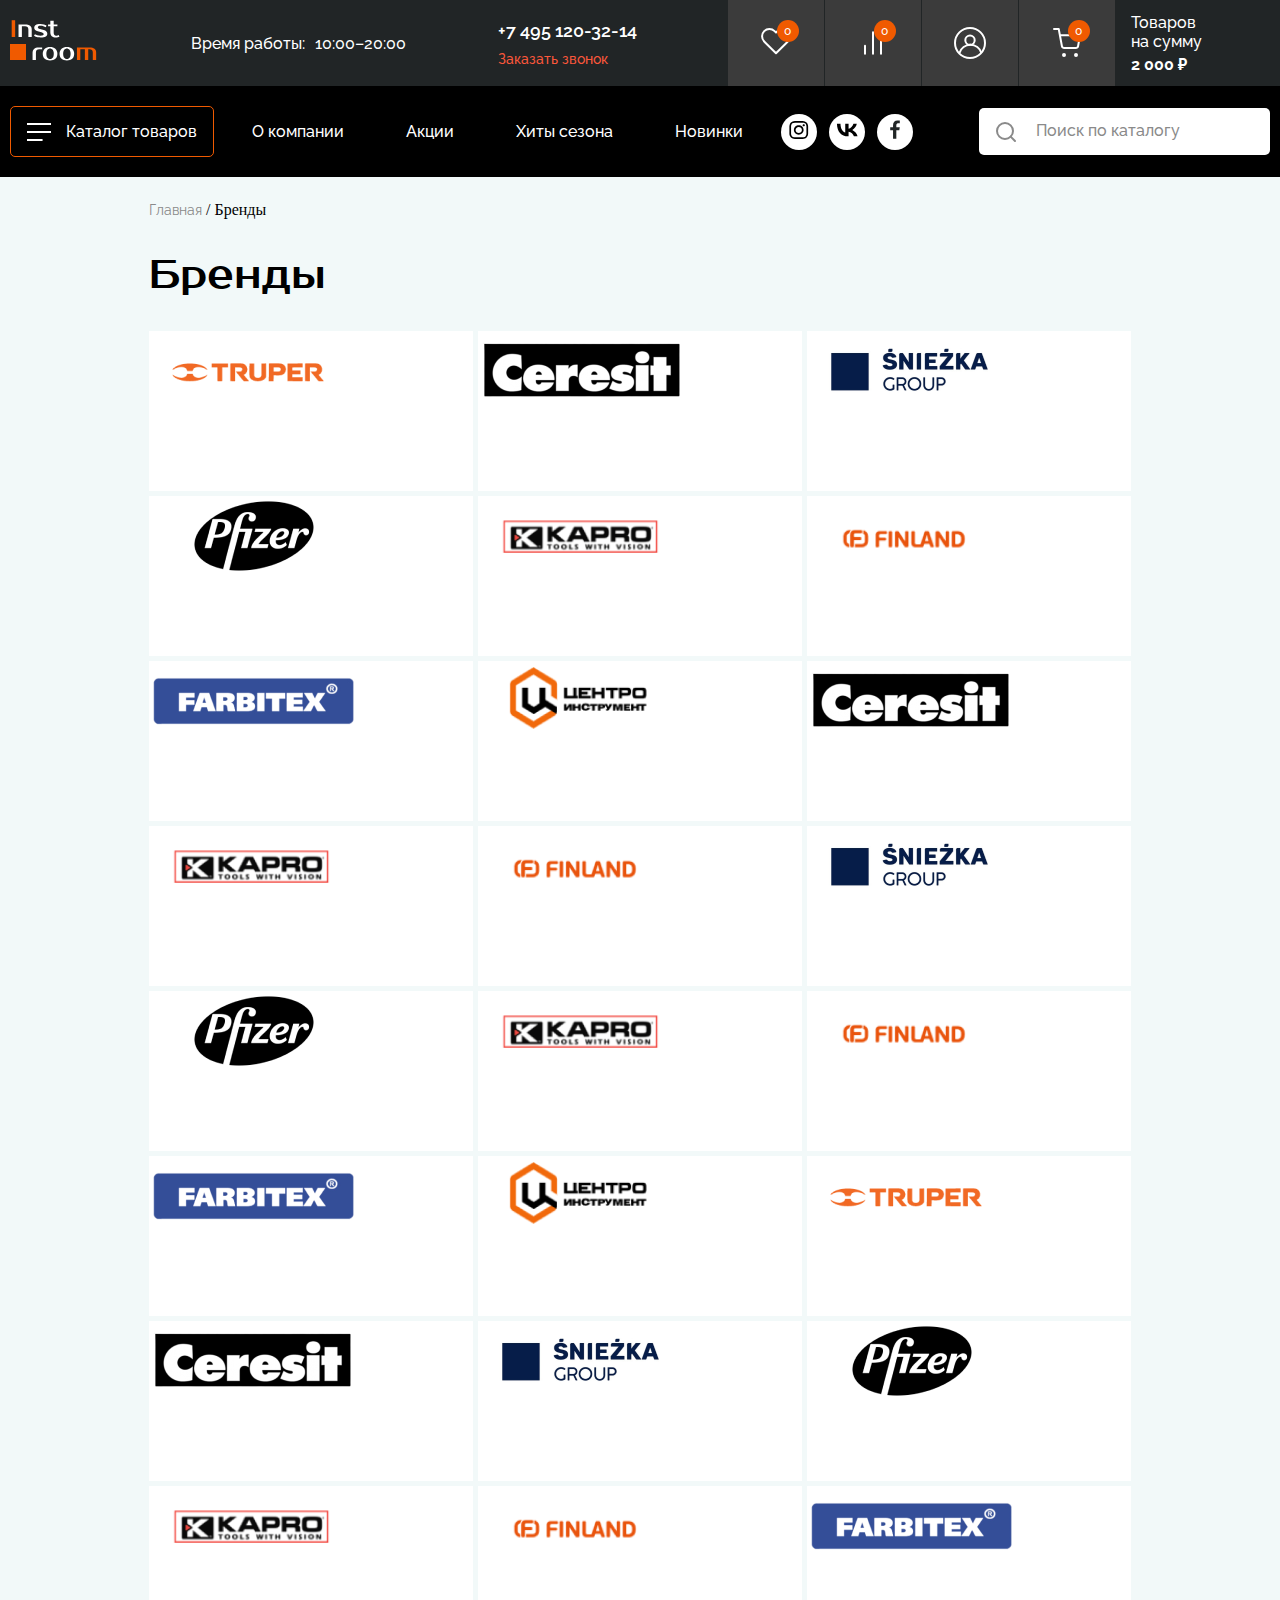
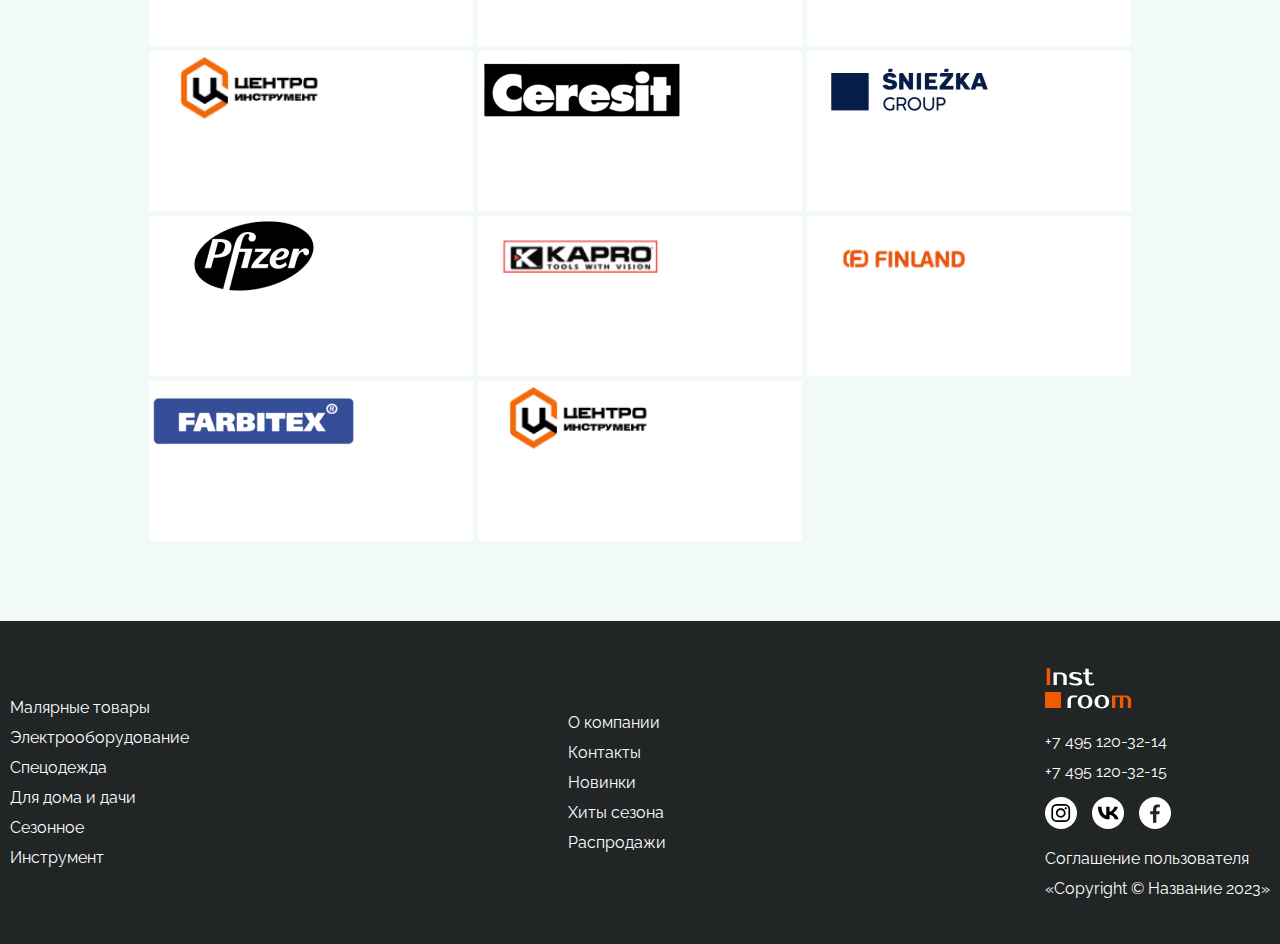
<file: pages/Feature Brend/index.html>
<!DOCTYPE html>
<html lang="en">
  <head>
    <meta charset="UTF-8" />
    <meta name="viewport" content="width=device-width, initial-scale=1.0" />
    <title>Brend</title>
    <link rel="preconnect" href="https://fonts.googleapis.com" />
    <link rel="preconnect" href="https://fonts.gstatic.com" crossorigin />
    <link
      href="https://fonts.googleapis.com/css2?family=Raleway:ital,wght@0,100..900;1,100..900&display=swap"
      rel="stylesheet"
    />
    <link rel="preconnect" href="https://fonts.googleapis.com" />
    <link rel="preconnect" href="https://fonts.gstatic.com" crossorigin />
    <link
      href="https://fonts.googleapis.com/css2?family=Prosto+One&family=Raleway:ital,wght@0,100..900;1,100..900&display=swap"
      rel="stylesheet"
    />
    <link rel="stylesheet" href="./sass/style.css" />
    <link
      rel="stylesheet"
      href="https://cdnjs.cloudflare.com/ajax/libs/font-awesome/6.5.2/css/all.min.css"
      integrity="sha512-SnH5WK+bZxgPHs44uWIX+LLJAJ9/2PkPKZ5QiAj6Ta86w+fsb2TkcmfRyVX3pBnMFcV7oQPJkl9QevSCWr3W6A=="
      crossorigin="anonymous"
      referrerpolicy="no-referrer"
    />
  </head>
  <body>
    <header class="header">
      <div class="container">
        <div class="header__wrapper">
          <a href="../home/index.html">
            <img src="../../svgs/logo-img.svg" alt="logo-img" />
          </a>
          <div class="header__time-wrapper">
            <p class="header__time-text">Время работы:</p>
            <p class="header__time-text">10:00–20:00</p>
          </div>
          <div class="header__phone-wrapper">
            <a class="header__phone-number" href="#">+7 495 120-32-14</a>
            <a class="header__phone-text" href="#">Заказать звонок</a>
          </div>
          <div class="header__links-home">
            <div class="header__links-wrapper">
              <div class="header__links-heart header__links-bc">
                <a href="../favorites/index.html">
                  <img src="../../svgs/heart.svg" alt="heart-icon"
                /></a>
                <p class="header__links-heart-counter">0</p>
              </div>
              <div class="header__links-bar header__links-bc">
                <img src="../../svgs/bar-chart-2.svg" alt="chart-icon" />
                <p class="header__links-heart-counter">0</p>
              </div>
              <div
                class="header__links-person header__links-bc"
                id="person-icon"
                onclick="run()"
              >
                <img src="../../svgs/person-icon.svg" alt="person-icon" />
              </div>
              <div class="header__links-shop header__links-bc">
                <a href="../placing-an-order/index.html">
                  <img src="../../svgs/shopping-cart.svg" alt="shopping-icon" />
                </a>
                <p class="header__links-heart-counter">0</p>
              </div>
            </div>
            <div class="header__product-money-wrapper">
              <p class="header__product-text">Товаров на сумму</p>
              <span class="header__product-money">2 000 ₽</span>
            </div>
          </div>
        </div>
      </div>

      <nav class="nav">
        <div class="container">
          <div class="header__nav-wrapper">
            <div class="header__nav-button-wrapper">
              <a class="header__nav-bar-link" href="#">
                <img src="../../svgs/bar-chart.svg" alt="chart-icon" />
                Каталог товаров
              </a>
            </div>
            <div class="menu__bar-wrapper">
              <div class="menyu__bar">
                <div class="menyu__bar-items menyu__bar-items-bc">
                  <p class="menyu__bar-items-text"></p>
                </div>

                <div class="menyu__bar-items">
                  <p class="menyu__bar-items-text">Малярные товары</p>
                  <img src="../../svgs/Vector.svg" alt="chart" />
                </div>
                <div class="line"></div>
                <div class="menyu__bar-items">
                  <p class="menyu__bar-items-text">Электроинструмент</p>
                  <img src="../../svgs/Vector.svg" alt="chart" />
                </div>
                <div class="line"></div>
                <div class="menyu__bar-items">
                  <p class="menyu__bar-items-text">Спецодежда</p>
                  <img src="../../svgs/Vector.svg" alt="chart" />
                </div>
                <div class="line"></div>
                <div class="menyu__bar-items">
                  <p class="menyu__bar-items-text">Сезонное</p>
                  <img src="../../svgs/Vector.svg" alt="chart" />
                </div>
                <div class="line"></div>
                <div class="menyu__bar-items">
                  <p class="menyu__bar-items-text">Для дома и дачи</p>
                  <img src="../../svgs/Vector.svg" alt="chart" />
                </div>
                <div class="line"></div>
                <div class="menyu__bar-items">
                  <p class="menyu__bar-items-text">Инструменты</p>
                  <img src="../../svgs/Vector.svg" alt="chart" />
                </div>
                <div class="line"></div>
              </div>
              <div class="menyu__bar-link-home">
                <div class="menyu__bar-link-text-wrapper">
                  <a class="menyu__bar-link" href="#"
                    >Садово огородный инвентарь</a
                  >
                  <a class="menyu__bar-link" href="#">Поливочный инвентарь</a>
                  <a class="menyu__bar-link" href="#">Поликарбонат</a>
                  <a class="menyu__bar-link" href="#">Грунт</a>
                  <a class="menyu__bar-link" href="#">Насосы</a>
                  <a class="menyu__bar-link" href="#">Сетка Рабица</a>
                  <a class="menyu__bar-link" href="#"
                    >Летний душ, умывальники, рукомойники</a
                  >
                  <a class="menyu__bar-link" href="#"
                    >Побелка, краска садовая</a
                  >
                  <a class="menyu__bar-link" href="#">Садовый декор</a>
                  <a class="menyu__bar-link" href="#">Товары для отдыха</a>
                  <a class="menyu__bar-link" href="#">
                    Печное литьё и аксессуары</a
                  >
                </div>
                <div class="menyu__bar-link-text-wrapper">
                  <a class="menyu__bar-link" href="#"
                    >Садово огородный инвентарь</a
                  >
                  <a class="menyu__bar-link" href="#">Поливочный инвентарь</a>
                  <a class="menyu__bar-link" href="#">Поликарбонат</a>
                  <a class="menyu__bar-link" href="#">Грунт</a>
                  <a class="menyu__bar-link" href="#">Насосы</a>
                  <a class="menyu__bar-link" href="#">Сетка Рабица</a>
                  <a class="menyu__bar-link" href="#"
                    >Летний душ, умывальники, рукомойники</a
                  >
                  <a class="menyu__bar-link" href="#"
                    >Побелка, краска садовая</a
                  >
                  <a class="menyu__bar-link" href="#">Садовый декор</a>
                  <a class="menyu__bar-link" href="#">Товары для отдыха</a>
                  <a class="menyu__bar-link" href="#"
                    >Печное литьё и аксессуары</a
                  >
                </div>
              </div>
            </div>

            <div class="header__nav-links-wrapper">
              <ul class="header__nav-links-list-wrapper">
                <li>
                  <a class="header__nav-link" href="../Feature Brend/index.html"
                    >О компании</a
                  >
                </li>
                <li><a class="header__nav-link" href="#">Акции</a></li>
                <li><a class="header__nav-link" href="#">Хиты сезона</a></li>
                <li>
                  <a class="header__nav-link" href="../new-detail/index.html">
                    Новинки
                  </a>
                </li>
              </ul>
            </div>
            <div class="header__web-wrappepr">
              <div class="header__web-home">
                <div class="header__nav-web-icon-wrapper">
                  <a href="https://www.instagram.com/elyor.developer02/"
                    ><img
                      class="header__nav-icon header__nav-icon"
                      src="../../svgs/instagram.svg"
                      alt="instagram-icon"
                  /></a>
                </div>
                <div class="header__nav-web-icon-wrapper">
                  <a href="https://vk.com/">
                    <img
                      class="header__nav-icon header__nav-icon"
                      src="../../svgs/vk.svg"
                      alt="vk-icon"
                    />
                  </a>
                </div>
                <div class="header__nav-web-icon-wrapper">
                  <a href="https://www.facebook.com/">
                    <img
                      class="header__nav-icon header__nav-icon"
                      src="../../svgs/facebook.svg"
                      alt="facebook icon "
                    />
                  </a>
                </div>
              </div>
              <div class="header__nav-serch-wrapprer">
                <img src="../../svgs/search-icon.svg" alt="search-icon" />
                <input
                  class="header__nav-serch-input"
                  type="search"
                  placeholder="Поиск по каталогу"
                />
              </div>
            </div>
          </div>
        </div>
      </nav>
      <div id="header__sign-up-wrapper">
        <div class="header__sign-home">
          <form class="form">
            <h1 class="header__sign-up-title">Регистрация</h1>
            <div class="header__login">
              <label for="lastname">Фамилия</label>
              <input type="text" id="lastname" />
            </div>
            <div class="header__login">
              <label for="name">Имя</label> <input type="text" id="name" />
            </div>
            <div class="header__login">
              <label for="tel">Телефон</label>
              <input type="tel" placeholder="+7" id="tel" />
            </div>
            <div class="header__login">
              <label for="email">Электронная почта</label>
              <input type="email" id="email" />
            </div>
            <div class="header__login">
              <label for="password">Пароль</label>
              <input type="password" id="password" />
            </div>
            <div class="header__login">
              <label for="repietPassword">Подтвердите пароль</label>
              <input type="password" id="repietPassword" />
            </div>
            <input
              class="header__form-submit"
              type="submit"
              value="РЕГИСТРАЦИЯ"
            />

            <p class="header__sign-up-text">
              <span class="header__sign-up-text-bc">
                Нажимая на кнопку вы соглашаетесь
              </span>
              на обработку ваших персональных данных
            </p>
            <img
              class="header__form-cross"
              id="cross"
              src="../../svgs/cross-icon.svg"
              alt="cross-icon"
              onclick="closeModal()"
            />
          </form>
        </div>
      </div>
    </header>

    <main>
      <div class="container">
        <div class="Brend">
          <div class="main__brend">
            <div class="main__brend__header">
              <p class="main__brend__header__p">
                <span class="main__brend__header__span">Главная</span> / Бренды
              </p>
              <h1 class="main__brend__header__h1">Бренды</h1>
            </div>
            <div class="main__brend__cart">
              <div class="main__brend__cart01">
                <img
                  src="./main__brend__cart/image 324.png"
                  alt="main__brend__cart/image"
                />
              </div>
              <div class="main__brend__cart01">
                <img
                  src="./main__brend__cart/image 324 (2).png"
                  alt="main__brend__cart/image"
                />
              </div>
              <div class="main__brend__cart01">
                <img
                  src="./main__brend__cart/image 324 (3).png"
                  alt="main__brend__cart/image"
                />
              </div>
              <div class="main__brend__cart01">
                <img
                  src="./main__brend__cart/image 324 (4).png"
                  alt="main__brend__cart/image"
                />
              </div>
              <div class="main__brend__cart01">
                <img
                  src="./main__brend__cart/image 324 (5).png"
                  alt="main__brend__cart/image"
                />
              </div>
              <div class="main__brend__cart01">
                <img
                  src="./main__brend__cart/image 324 (6).png"
                  alt="main__brend__cart/image"
                />
              </div>
              <div class="main__brend__cart01">
                <img
                  src="./main__brend__cart/image 324 (7).png"
                  alt="main__brend__cart/image"
                />
              </div>

              <div class="main__brend__cart01">
                <img
                  src="./main__brend__cart/image 324 (8).png"
                  alt="main__brend__cart/image"
                />
              </div>
              <div class="main__brend__cart01">
                <img
                  src="./main__brend__cart/image 324 (2).png"
                  alt="main__brend__cart/image"
                />
              </div>

              <div class="main__brend__cart01">
                <img
                  src="./main__brend__cart/image 324 (5).png"
                  alt="main__brend__cart/image"
                />
              </div>
              <div class="main__brend__cart01">
                <img
                  src="./main__brend__cart/image 324 (6).png"
                  alt="main__brend__cart/image"
                />
              </div>
              <div class="main__brend__cart01">
                <img
                  src="./main__brend__cart/image 324 (3).png"
                  alt="main__brend__cart/image"
                />
              </div>
              <div class="main__brend__cart01">
                <img
                  src="./main__brend__cart/image 324 (4).png"
                  alt="main__brend__cart/image"
                />
              </div>
              <div class="main__brend__cart01">
                <img
                  src="./main__brend__cart/image 324 (5).png"
                  alt="main__brend__cart/image"
                />
              </div>
              <div class="main__brend__cart01">
                <img
                  src="./main__brend__cart/image 324 (6).png"
                  alt="main__brend__cart/image"
                />
              </div>
              <div class="main__brend__cart01">
                <img
                  src="./main__brend__cart/image 324 (7).png"
                  alt="main__brend__cart/image"
                />
              </div>
              <div class="main__brend__cart01">
                <img
                  src="./main__brend__cart/image 324 (8).png"
                  alt="main__brend__cart/image"
                />
              </div>
              <div class="main__brend__cart01">
                <img
                  src="./main__brend__cart/image 324.png"
                  alt="main__brend__cart/image"
                />
              </div>
              <div class="main__brend__cart01">
                <img
                  src="./main__brend__cart/image 324 (2).png"
                  alt="main__brend__cart/image"
                />
              </div>
              <div class="main__brend__cart01">
                <img
                  src="./main__brend__cart/image 324 (3).png"
                  alt="main__brend__cart/image"
                />
              </div>
              <div class="main__brend__cart01">
                <img
                  src="./main__brend__cart/image 324 (4).png"
                  alt="main__brend__cart/image"
                />
              </div>
              <div class="main__brend__cart01">
                <img
                  src="./main__brend__cart/image 324 (5).png"
                  alt="main__brend__cart/image"
                />
              </div>
              <div class="main__brend__cart01">
                <img
                  src="./main__brend__cart/image 324 (6).png"
                  alt="main__brend__cart/image"
                />
              </div>
              <div class="main__brend__cart01">
                <img
                  src="./main__brend__cart/image 324 (7).png"
                  alt="main__brend__cart/image"
                />
              </div>
              <div class="main__brend__cart01">
                <img
                  src="./main__brend__cart/image 324 (8).png"
                  alt="main__brend__cart/image"
                />
              </div>
              <div class="main__brend__cart01">
                <img
                  src="./main__brend__cart/image 324 (2).png"
                  alt="main__brend__cart/image"
                />
              </div>
              <div class="main__brend__cart01">
                <img
                  src="./main__brend__cart/image 324 (3).png"
                  alt="main__brend__cart/image"
                />
              </div>
              <div class="main__brend__cart01">
                <img
                  src="./main__brend__cart/image 324 (4).png"
                  alt="main__brend__cart/image"
                />
              </div>
              <div class="main__brend__cart01">
                <img
                  src="./main__brend__cart/image 324 (5).png"
                  alt="main__brend__cart/image"
                />
              </div>
              <div class="main__brend__cart01">
                <img
                  src="./main__brend__cart/image 324 (6).png"
                  alt="main__brend__cart/image"
                />
              </div>
              <div class="main__brend__cart01">
                <img
                  src="./main__brend__cart/image 324 (7).png"
                  alt="main__brend__cart/image"
                />
              </div>
              <div class="main__brend__cart01">
                <img
                  src="./main__brend__cart/image 324 (8).png"
                  alt="main__brend__cart/image"
                />
              </div>
            </div>
          </div>
        </div>
      </div>
    </main>
    <footer>
      <div class="container">
        <div class="footer__wrapper">
          <ul>
            <li>
              <a href="#">Малярные товары</a>
            </li>
            <li>
              <a href="#">Электрооборудование</a>
            </li>
            <li>
              <a href="#">Спецодежда</a>
            </li>
            <li>
              <a href="#">Для дома и дачи</a>
            </li>
            <li>
              <a href="#">Сезонное</a>
            </li>
            <li>
              <a href="#">Инструмент</a>
            </li>
          </ul>
          <ul>
            <li>
              <a href="#">О компании</a>
            </li>
            <li>
              <a href="#">Контакты</a>
            </li>
            <li>
              <a href="#">Новинки</a>
            </li>
            <li>
              <a href="#">Хиты сезона</a>
            </li>
            <li>
              <a href="#">Распродажи</a>
            </li>
          </ul>
          <div class="div-contacts">
            <img src="../../svgs/logo-img.svg" alt="logo" />
            <ul>
              <li>+7 495 120-32-14</li>
              <li>+7 495 120-32-15</li>
            </ul>
            <div>
              <ul class="sotial-media-contener">
                <li>
                  <a href="#"
                    ><img src="../../svgs/instagram.svg" alt="instagram-logo"
                  /></a>
                </li>
                <li>
                  <a href="#"><img src="../../svgs/vk.svg" alt="vk-logo" /></a>
                </li>
                <li>
                  <a href="#"
                    ><img src="../../svgs/facebook.svg" alt="facebook-logo"
                  /></a>
                </li>
              </ul>
              <ul>
                <li><a href="#">Соглашение пользователя</a></li>
                <li>«Copyright © Название 2023»</li>
              </ul>
            </div>
          </div>
        </div>
      </div>
    </footer>
    <script src="./app.js"></script>
  </body>
</html>
</file>
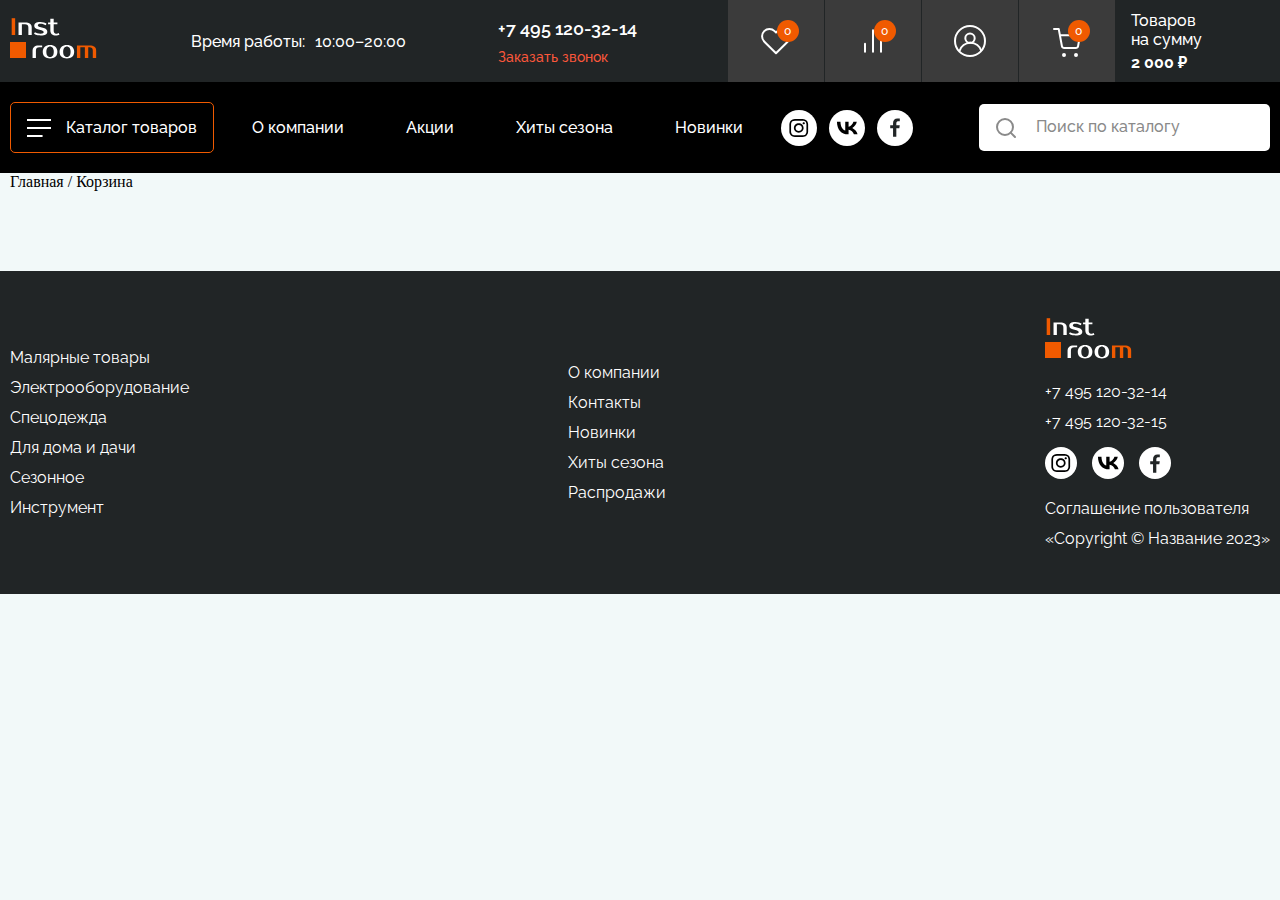
<file: pages/Feature Korzina/index.html>
<!DOCTYPE html>
<html lang="en">
  <head>
    <meta charset="UTF-8" />
    <meta name="viewport" content="width=device-width, initial-scale=1.0" />
    <title>Korzina</title>
    <link rel="preconnect" href="https://fonts.googleapis.com" />
    <link rel="preconnect" href="https://fonts.gstatic.com" crossorigin />
    <link
      href="https://fonts.googleapis.com/css2?family=Raleway:ital,wght@0,100..900;1,100..900&display=swap"
      rel="stylesheet"
    />
    <link rel="preconnect" href="https://fonts.googleapis.com" />
    <link rel="preconnect" href="https://fonts.gstatic.com" crossorigin />
    <link
      href="https://fonts.googleapis.com/css2?family=Prosto+One&family=Raleway:ital,wght@0,100..900;1,100..900&display=swap"
      rel="stylesheet"
    />
    <link rel="stylesheet" href="./sass/style.css" />
    <link
      rel="stylesheet"
      href="https://cdnjs.cloudflare.com/ajax/libs/font-awesome/6.5.2/css/all.min.css"
      integrity="sha512-SnH5WK+bZxgPHs44uWIX+LLJAJ9/2PkPKZ5QiAj6Ta86w+fsb2TkcmfRyVX3pBnMFcV7oQPJkl9QevSCWr3W6A=="
      crossorigin="anonymous"
      referrerpolicy="no-referrer"
    />
  </head>
  <body>
    <header class="header">
      <div class="container">
        <div class="header__wrapper">
          <a href="#"><img src="../../svgs/logo-img.svg" alt="logo-img" /></a>
          <div class="header__time-wrapper">
            <p class="header__time-text">Время работы:</p>
            <p class="header__time-text">10:00–20:00</p>
          </div>
          <div class="header__phone-wrapper">
            <a class="header__phone-number" href="#">+7 495 120-32-14</a>
            <a class="header__phone-text" href="#">Заказать звонок</a>
          </div>
          <div class="header__links-home">
            <div class="header__links-wrapper">
              <div class="header__links-heart header__links-bc">
                <img src="../../svgs/heart.svg" alt="heart-icon" />
                <p class="header__links-heart-counter">0</p>
              </div>
              <div class="header__links-bar header__links-bc">
                <img src="../../svgs/bar-chart-2.svg" alt="chart-icon" />
                <p class="header__links-heart-counter">0</p>
              </div>
              <div
                class="header__links-person header__links-bc"
                id="person-icon"
                onclick="run()"
              >
                <img src="../../svgs/person-icon.svg" alt="person-icon" />
              </div>
              <div class="header__links-shop header__links-bc">
                <img src="../../svgs/shopping-cart.svg" alt="shopping-icon" />
                <p class="header__links-heart-counter">0</p>
              </div>
            </div>
            <div class="header__product-money-wrapper">
              <p class="header__product-text">Товаров на сумму</p>
              <span class="header__product-money">2 000 ₽</span>
            </div>
          </div>
        </div>
      </div>

      <nav class="nav">
        <div class="container">
          <div class="header__nav-wrapper">
            <div class="header__nav-button-wrapper">
              <a class="header__nav-bar-link" href="#">
                <img src="../../svgs/bar-chart.svg" alt="chart-icon" />
                Каталог товаров
              </a>
            </div>
            <div class="menu__bar-wrapper">
              <div class="menyu__bar">
                <div class="menyu__bar-items menyu__bar-items-bc">
                  <p class="menyu__bar-items-text"></p>
                </div>

                <div class="menyu__bar-items">
                  <p class="menyu__bar-items-text">Малярные товары</p>
                  <img src="../../svgs/Vector.svg" alt="chart" />
                </div>
                <div class="line"></div>
                <div class="menyu__bar-items">
                  <p class="menyu__bar-items-text">Электроинструмент</p>
                  <img src="../../svgs/Vector.svg" alt="chart" />
                </div>
                <div class="line"></div>
                <div class="menyu__bar-items">
                  <p class="menyu__bar-items-text">Спецодежда</p>
                  <img src="../../svgs/Vector.svg" alt="chart" />
                </div>
                <div class="line"></div>
                <div class="menyu__bar-items">
                  <p class="menyu__bar-items-text">Сезонное</p>
                  <img src="../../svgs/Vector.svg" alt="chart" />
                </div>
                <div class="line"></div>
                <div class="menyu__bar-items">
                  <p class="menyu__bar-items-text">Для дома и дачи</p>
                  <img src="../../svgs/Vector.svg" alt="chart" />
                </div>
                <div class="line"></div>
                <div class="menyu__bar-items">
                  <p class="menyu__bar-items-text">Инструменты</p>
                  <img src="../../svgs/Vector.svg" alt="chart" />
                </div>
                <div class="line"></div>
              </div>
              <div class="menyu__bar-link-home">
                <div class="menyu__bar-link-text-wrapper">
                  <a class="menyu__bar-link" href="#"
                    >Садово огородный инвентарь</a
                  >
                  <a class="menyu__bar-link" href="#">Поливочный инвентарь</a>
                  <a class="menyu__bar-link" href="#">Поликарбонат</a>
                  <a class="menyu__bar-link" href="#">Грунт</a>
                  <a class="menyu__bar-link" href="#">Насосы</a>
                  <a class="menyu__bar-link" href="#">Сетка Рабица</a>
                  <a class="menyu__bar-link" href="#"
                    >Летний душ, умывальники, рукомойники</a
                  >
                  <a class="menyu__bar-link" href="#"
                    >Побелка, краска садовая</a
                  >
                  <a class="menyu__bar-link" href="#">Садовый декор</a>
                  <a class="menyu__bar-link" href="#">Товары для отдыха</a>
                  <a class="menyu__bar-link" href="#">
                    Печное литьё и аксессуары</a
                  >
                </div>
                <div class="menyu__bar-link-text-wrapper">
                  <a class="menyu__bar-link" href="#"
                    >Садово огородный инвентарь</a
                  >
                  <a class="menyu__bar-link" href="#">Поливочный инвентарь</a>
                  <a class="menyu__bar-link" href="#">Поликарбонат</a>
                  <a class="menyu__bar-link" href="#">Грунт</a>
                  <a class="menyu__bar-link" href="#">Насосы</a>
                  <a class="menyu__bar-link" href="#">Сетка Рабица</a>
                  <a class="menyu__bar-link" href="#"
                    >Летний душ, умывальники, рукомойники</a
                  >
                  <a class="menyu__bar-link" href="#"
                    >Побелка, краска садовая</a
                  >
                  <a class="menyu__bar-link" href="#">Садовый декор</a>
                  <a class="menyu__bar-link" href="#">Товары для отдыха</a>
                  <a class="menyu__bar-link" href="#"
                    >Печное литьё и аксессуары</a
                  >
                </div>
              </div>
            </div>

            <div class="header__nav-links-wrapper">
              <ul class="header__nav-links-list-wrapper">
                <li><a class="header__nav-link" href="#">О компании</a></li>
                <li><a class="header__nav-link" href="#">Акции</a></li>
                <li><a class="header__nav-link" href="#">Хиты сезона</a></li>
                <li><a class="header__nav-link" href="#">Новинки</a></li>
              </ul>
            </div>
            <div class="header__web-wrappepr">
              <div class="header__web-home">
                <div class="header__nav-web-icon-wrapper">
                  <img
                    class="header__nav-icon header__nav-icon"
                    src="../../svgs/instagram.svg"
                    alt="instagram-icon"
                  />
                </div>
                <div class="header__nav-web-icon-wrapper">
                  <img
                    class="header__nav-icon header__nav-icon"
                    src="../../svgs/vk.svg"
                    alt="vk-icon"
                  />
                </div>
                <div class="header__nav-web-icon-wrapper">
                  <img
                    class="header__nav-icon header__nav-icon"
                    src="../../svgs/facebook.svg"
                    alt=""
                  />
                </div>
              </div>
              <div class="header__nav-serch-wrapprer">
                <img src="../../svgs/search-icon.svg" alt="search-icon" />
                <input
                  class="header__nav-serch-input"
                  type="search"
                  placeholder="Поиск по каталогу"
                />
              </div>
            </div>
          </div>
        </div>
      </nav>
      <div id="header__sign-up-wrapper">
        <div class="header__sign-home">
          <form class="form">
            <h1 class="header__sign-up-title">Регистрация</h1>
            <div class="header__login">
              <label for="lastname">Фамилия</label>
              <input type="text" id="lastname" />
            </div>
            <div class="header__login">
              <label for="name">Имя</label> <input type="text" id="name" />
            </div>
            <div class="header__login">
              <label for="tel">Телефон</label>
              <input type="tel" placeholder="+7" id="tel" />
            </div>
            <div class="header__login">
              <label for="email">Электронная почта</label>
              <input type="email" id="email" />
            </div>
            <div class="header__login">
              <label for="password">Пароль</label>
              <input type="password" id="password" />
            </div>
            <div class="header__login">
              <label for="repietPassword">Подтвердите пароль</label>
              <input type="password" id="repietPassword" />
            </div>
            <input
              class="header__form-submit"
              type="submit"
              value="РЕГИСТРАЦИЯ"
            />

            <p class="header__sign-up-text">
              <span class="header__sign-up-text-bc">
                Нажимая на кнопку вы соглашаетесь
              </span>
              на обработку ваших персональных данных
            </p>
            <img
              class="header__form-cross"
              id="cross"
              src="../../svgs/cross-icon.svg"
              alt="cross-icon"
              onclick="closeModal()"
            />
          </form>
        </div>
      </div>
    </header>
    <main>
      <div class="container">
        <div class="main_basket">
          <div class="main_basket_header">
            <p class="main_basket_header_p">Главная / Корзина</p>
          </div>
        </div>
      </div>
    </main>
    <footer>
      <div class="container">
        <div class="footer__wrapper">
          <ul>
            <li>
              <a href="#">Малярные товары</a>
            </li>
            <li>
              <a href="#">Электрооборудование</a>
            </li>
            <li>
              <a href="#">Спецодежда</a>
            </li>
            <li>
              <a href="#">Для дома и дачи</a>
            </li>
            <li>
              <a href="#">Сезонное</a>
            </li>
            <li>
              <a href="#">Инструмент</a>
            </li>
          </ul>
          <ul>
            <li>
              <a href="#">О компании</a>
            </li>
            <li>
              <a href="#">Контакты</a>
            </li>
            <li>
              <a href="#">Новинки</a>
            </li>
            <li>
              <a href="#">Хиты сезона</a>
            </li>
            <li>
              <a href="#">Распродажи</a>
            </li>
          </ul>
          <div class="div-contacts">
            <img src="../../svgs/logo-img.svg" alt="logo" />
            <ul>
              <li>+7 495 120-32-14</li>
              <li>+7 495 120-32-15</li>
            </ul>
            <div>
              <ul class="sotial-media-contener">
                <li>
                  <a href="#"
                    ><img src="../../svgs/instagram.svg" alt="instagram-logo"
                  /></a>
                </li>
                <li>
                  <a href="#"><img src="../../svgs/vk.svg" alt="vk-logo" /></a>
                </li>
                <li>
                  <a href="#"
                    ><img src="../../svgs/facebook.svg" alt="facebook-logo"
                  /></a>
                </li>
              </ul>
              <ul>
                <li><a href="#">Соглашение пользователя</a></li>
                <li>«Copyright © Название 2023»</li>
              </ul>
            </div>
          </div>
        </div>
      </div>
    </footer>
    <script src="./app.js"></script>
  </body>
</html>
</file>
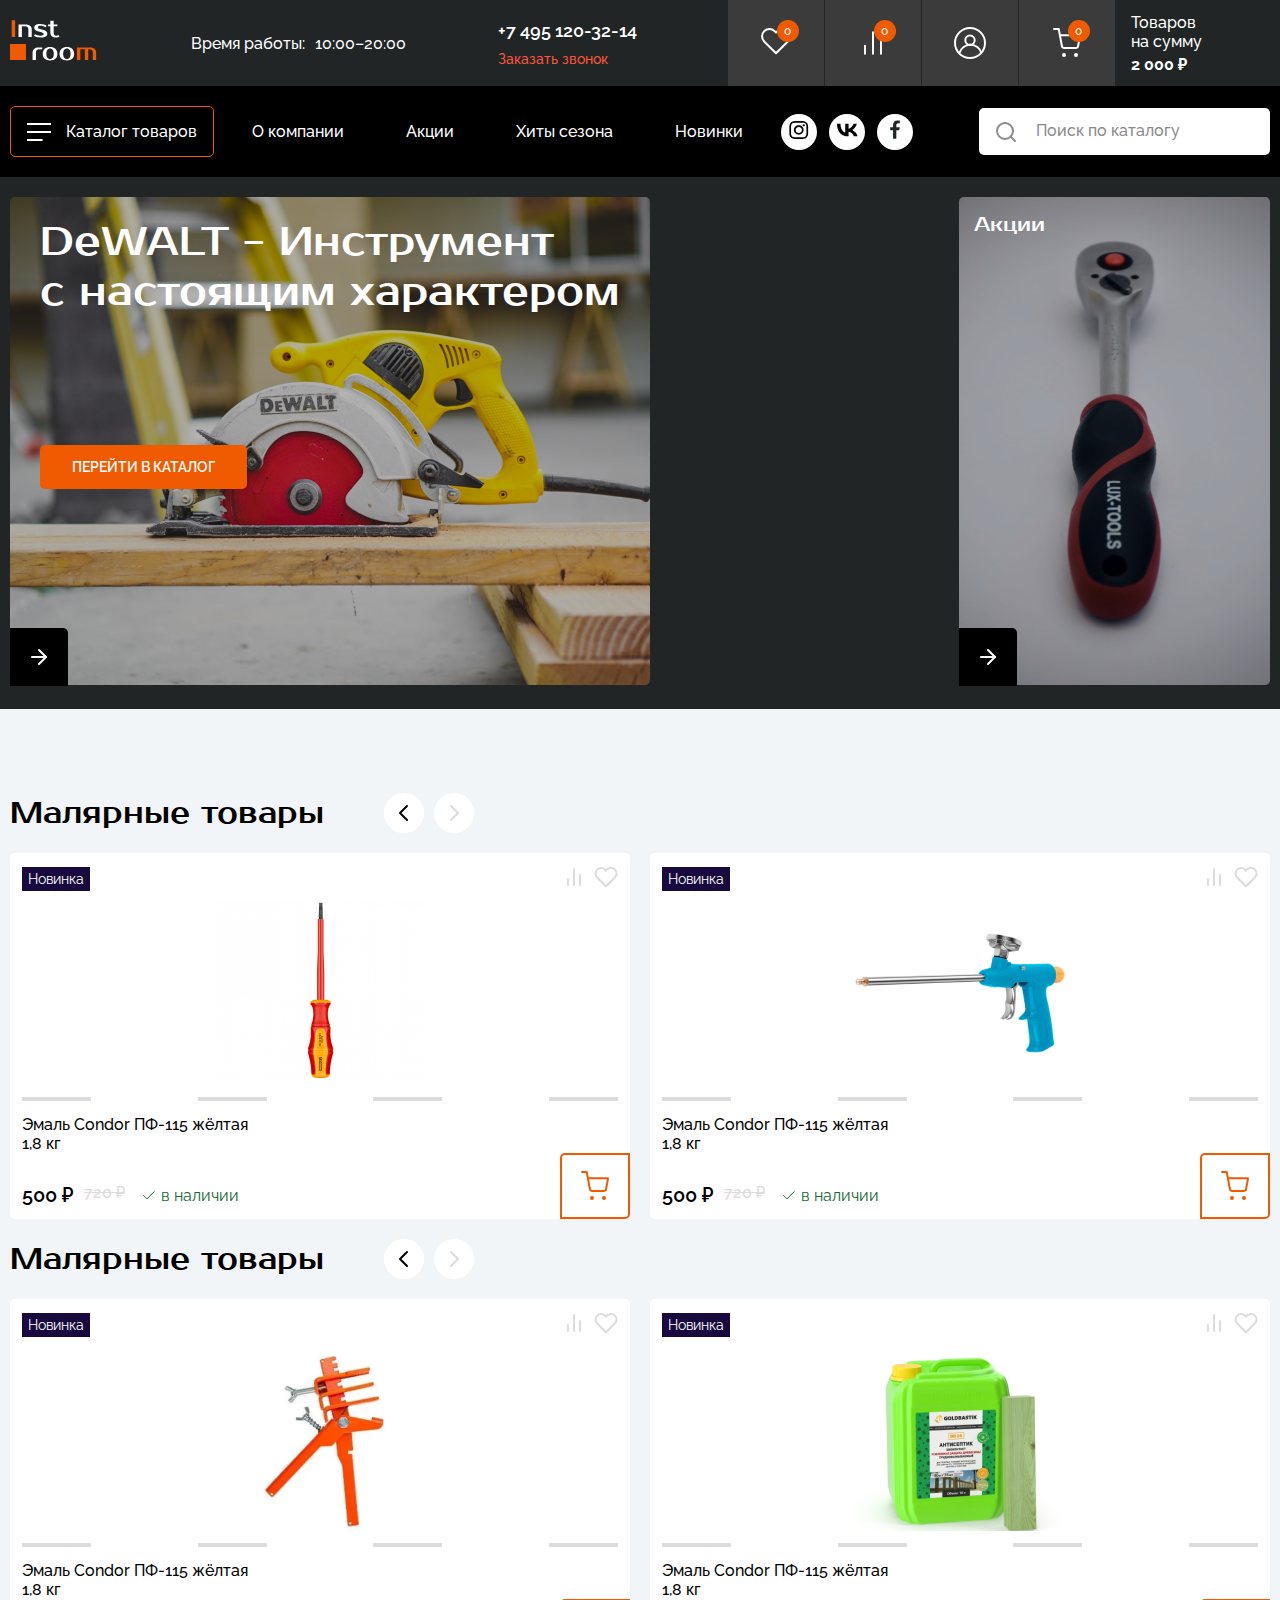
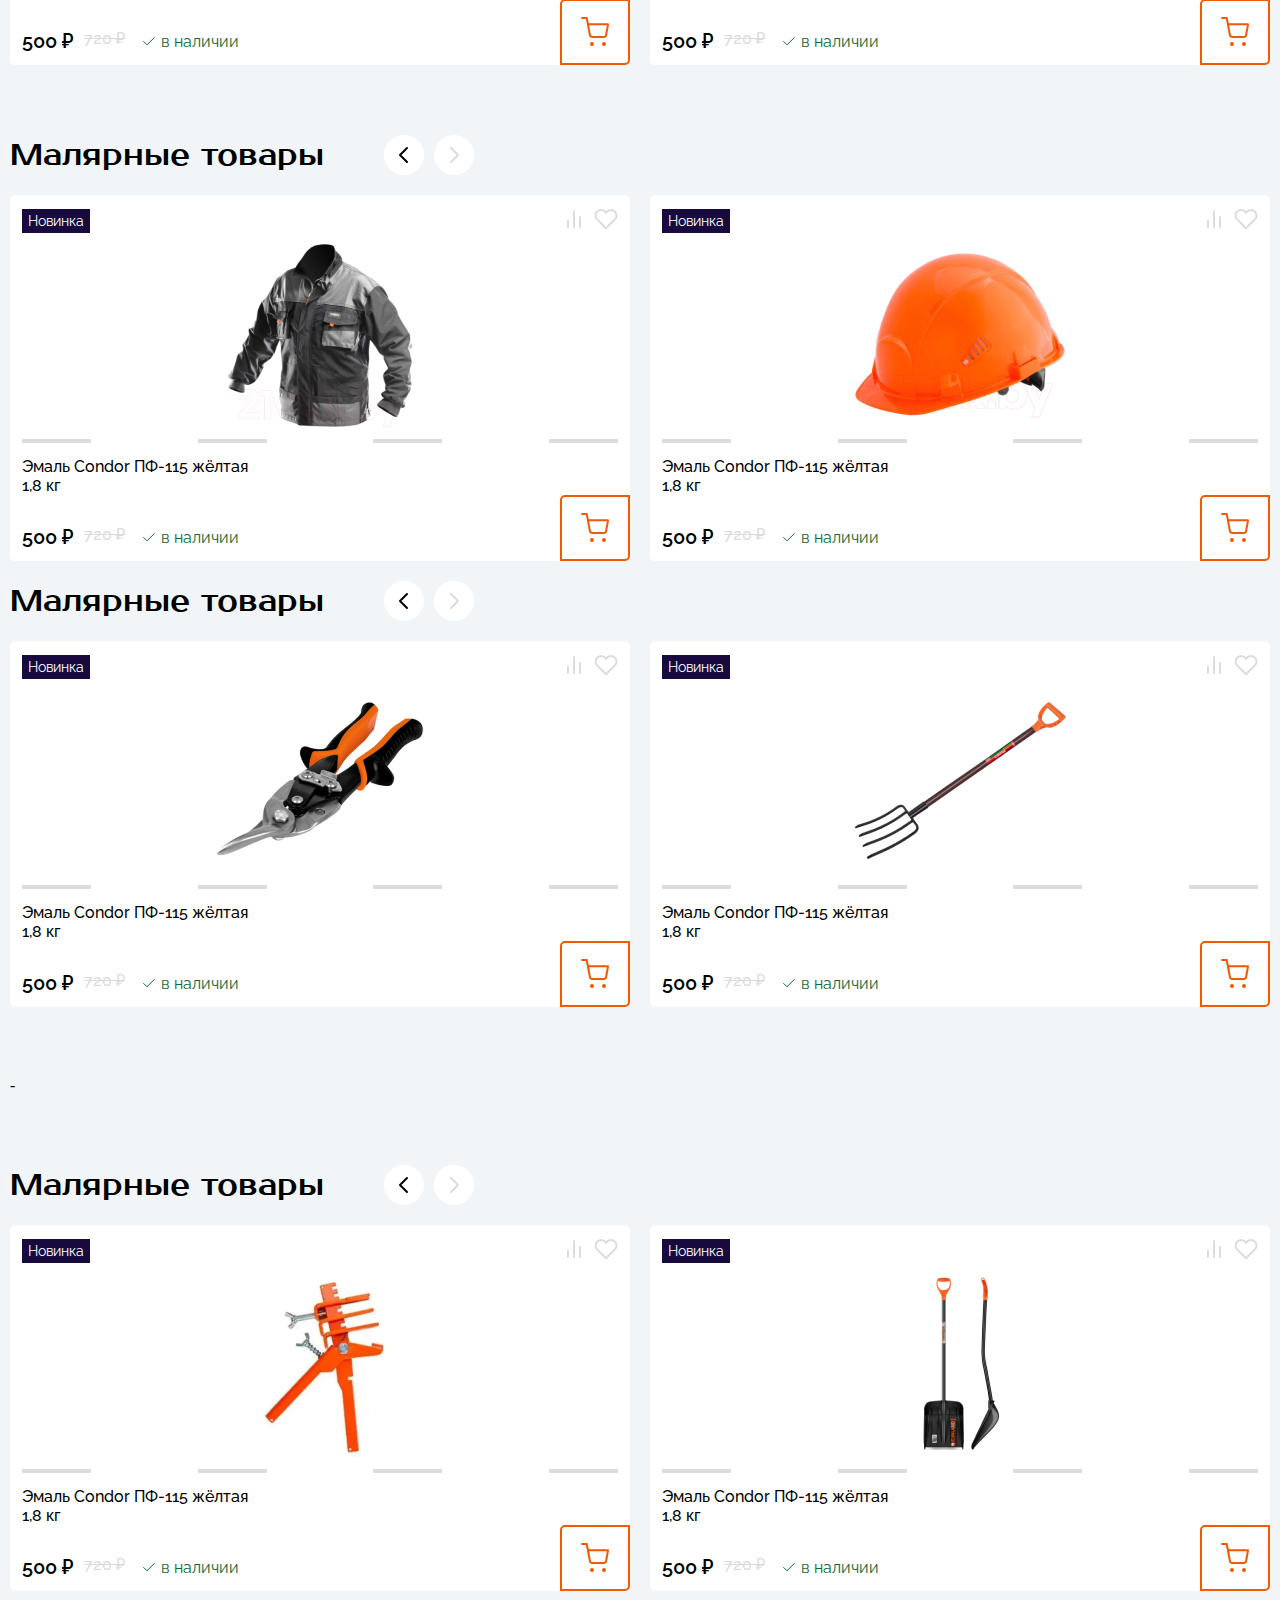
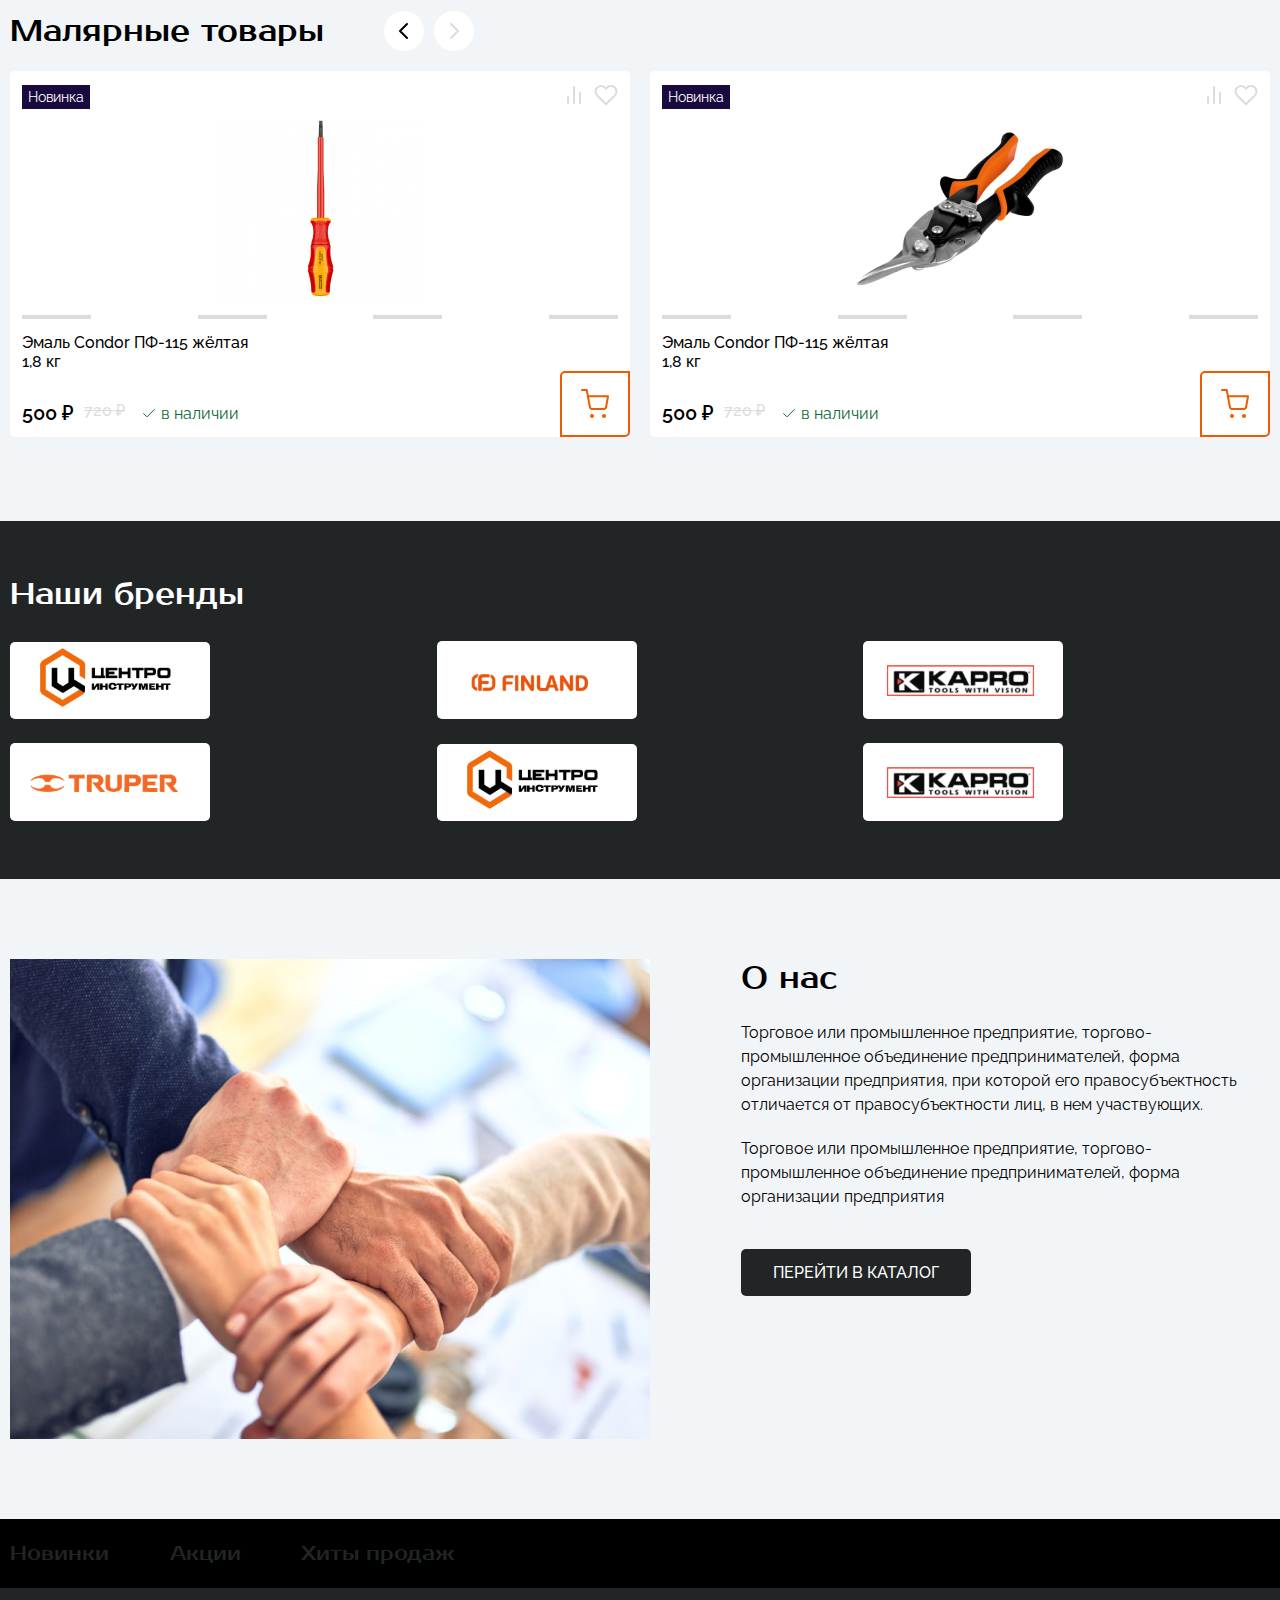
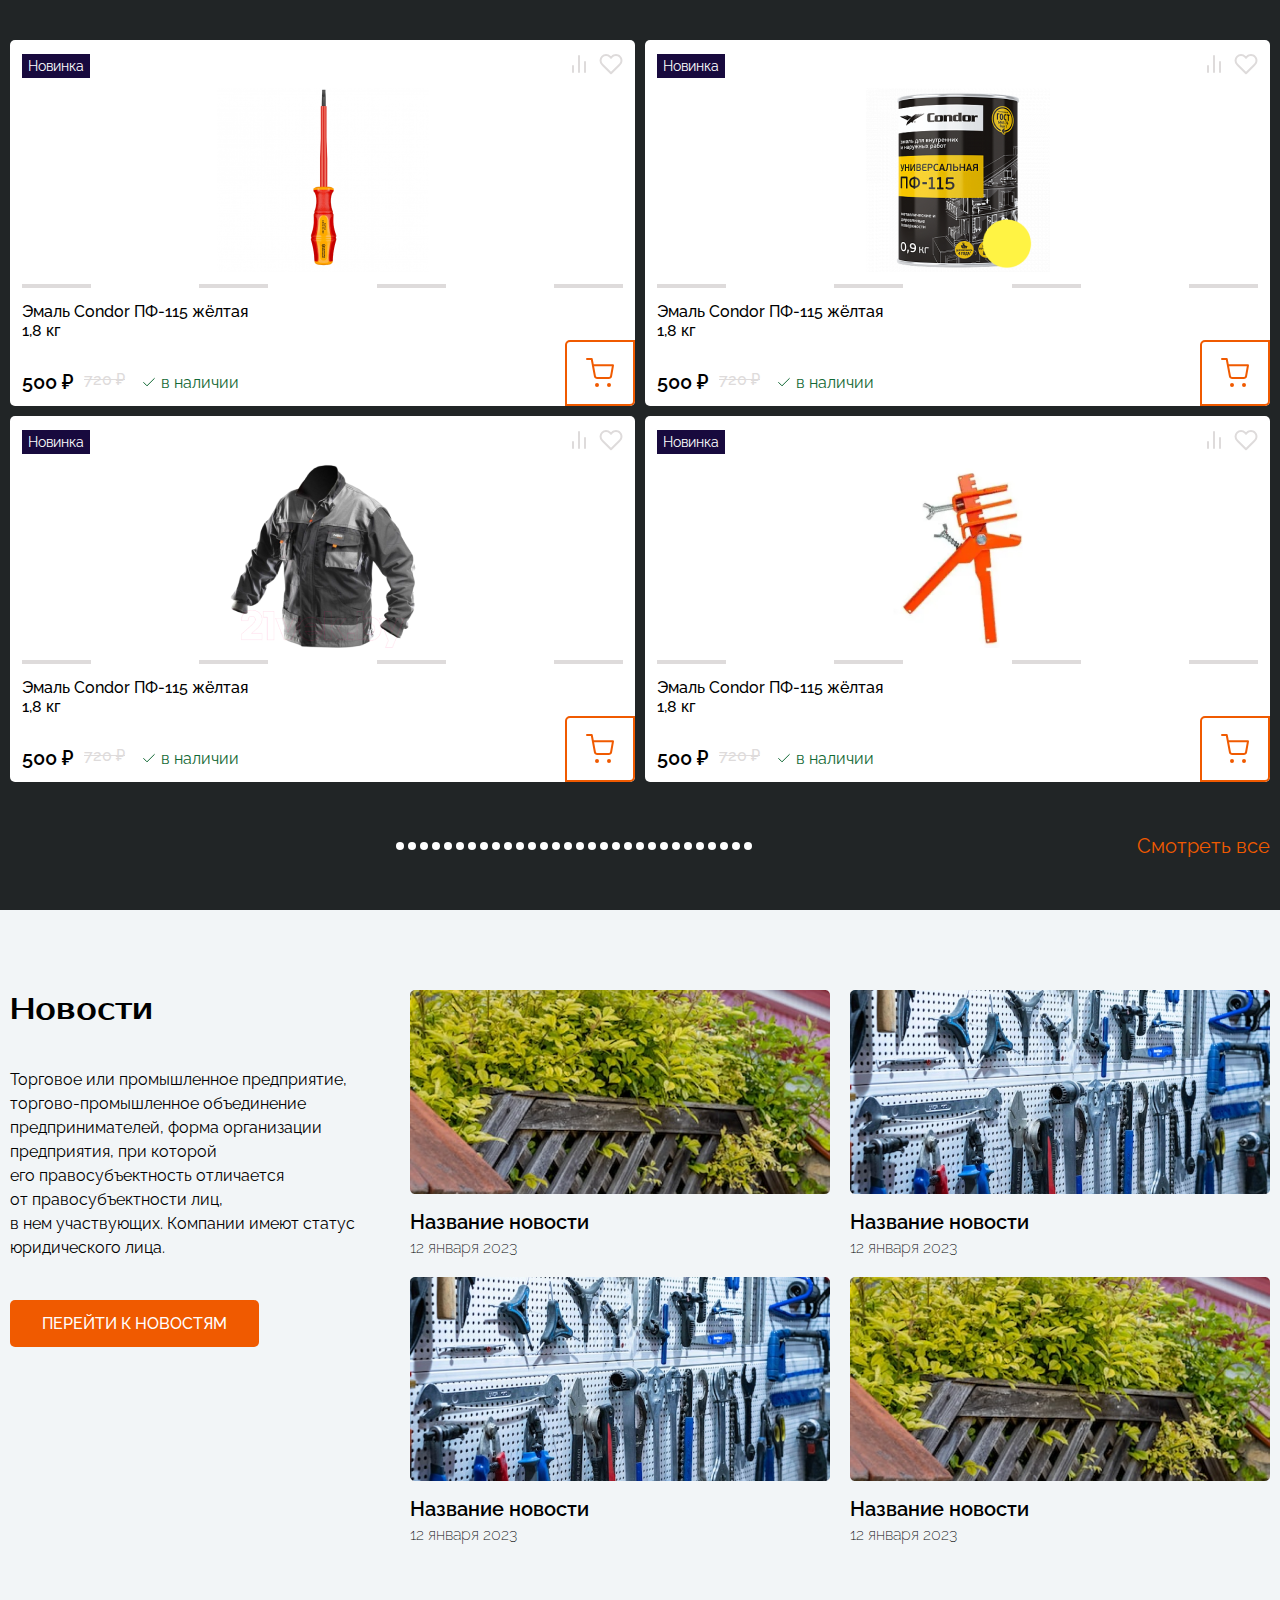
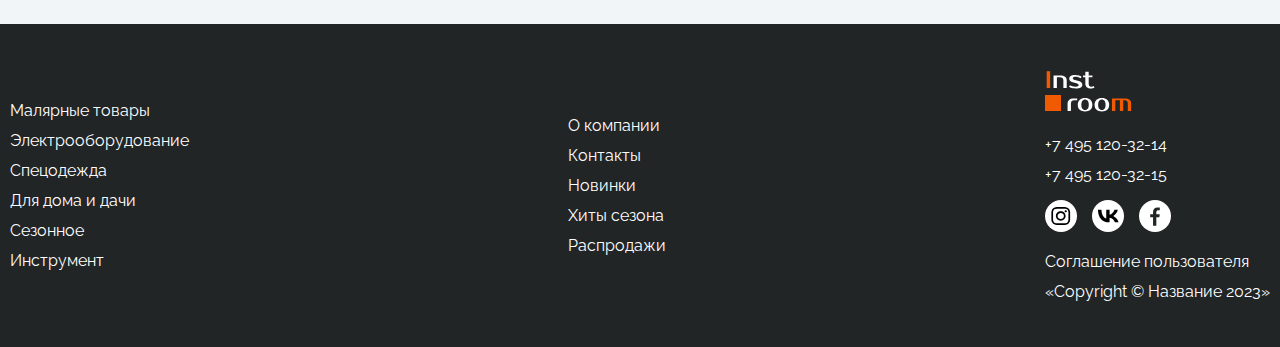
<file: pages/home/index.html>
<!DOCTYPE html>
<html lang="en">
  <head>
    <meta charset="UTF-8" />
    <meta name="viewport" content="width=device-width, initial-scale=1.0" />
    <title>home</title>
    <link rel="preconnect" href="https://fonts.googleapis.com" />
    <link rel="preconnect" href="https://fonts.gstatic.com" crossorigin />
    <link
      href="https://fonts.googleapis.com/css2?family=Raleway:ital,wght@0,100..900;1,100..900&display=swap"
      rel="stylesheet"
    />
    <link rel="preconnect" href="https://fonts.googleapis.com" />
    <link rel="preconnect" href="https://fonts.gstatic.com" crossorigin />
    <link
      href="https://fonts.googleapis.com/css2?family=Prosto+One&family=Raleway:ital,wght@0,100..900;1,100..900&display=swap"
      rel="stylesheet"
    />
    <link rel="icon" href="" />
    <link rel="stylesheet" href="./scss/style.css" />
  </head>
  <body>
    <header class="header">
      <div class="container">
        <div class="header__wrapper">
          <a href="../home/index.html">
            <img src="../../svgs/logo-img.svg" alt="logo-img" />
          </a>
          <div class="header__time-wrapper">
            <p class="header__time-text">Время работы:</p>
            <p class="header__time-text">10:00–20:00</p>
          </div>
          <div class="header__phone-wrapper">
            <a class="header__phone-number" href="#">+7 495 120-32-14</a>
            <a class="header__phone-text" href="#">Заказать звонок</a>
          </div>
          <div class="header__links-home">
            <div class="header__links-wrapper">
              <div class="header__links-heart header__links-bc">
                <a href="../favorites/index.html">
                  <img src="../../svgs/heart.svg" alt="heart-icon"
                /></a>
                <p class="header__links-heart-counter">0</p>
              </div>
              <div class="header__links-bar header__links-bc">
                <img src="../../svgs/bar-chart-2.svg" alt="chart-icon" />
                <p class="header__links-heart-counter">0</p>
              </div>
              <div
                class="header__links-person header__links-bc"
                id="person-icon"
                onclick="run()"
              >
                <img src="../../svgs/person-icon.svg" alt="person-icon" />
              </div>
              <div class="header__links-shop header__links-bc">
                <a href="../placing-an-order/index.html">
                  <img src="../../svgs/shopping-cart.svg" alt="shopping-icon" />
                </a>
                <p class="header__links-heart-counter">0</p>
              </div>
            </div>
            <div class="header__product-money-wrapper">
              <p class="header__product-text">Товаров на сумму</p>
              <span class="header__product-money">2 000 ₽</span>
            </div>
          </div>
        </div>
      </div>

      <nav class="nav">
        <div class="container">
          <div class="header__nav-wrapper">
            <div class="header__nav-button-wrapper">
              <a class="header__nav-bar-link" href="#">
                <img src="../../svgs/bar-chart.svg" alt="chart-icon" />
                Каталог товаров
              </a>
            </div>
            <div class="menu__bar-wrapper">
              <div class="menyu__bar">
                <div class="menyu__bar-items menyu__bar-items-bc">
                  <p class="menyu__bar-items-text"></p>
                </div>

                <div class="menyu__bar-items">
                  <p class="menyu__bar-items-text">Малярные товары</p>
                  <img src="../../svgs/Vector.svg" alt="chart" />
                </div>
                <div class="line"></div>
                <div class="menyu__bar-items">
                  <p class="menyu__bar-items-text">Электроинструмент</p>
                  <img src="../../svgs/Vector.svg" alt="chart" />
                </div>
                <div class="line"></div>
                <div class="menyu__bar-items">
                  <p class="menyu__bar-items-text">Спецодежда</p>
                  <img src="../../svgs/Vector.svg" alt="chart" />
                </div>
                <div class="line"></div>
                <div class="menyu__bar-items">
                  <p class="menyu__bar-items-text">Сезонное</p>
                  <img src="../../svgs/Vector.svg" alt="chart" />
                </div>
                <div class="line"></div>
                <div class="menyu__bar-items">
                  <p class="menyu__bar-items-text">Для дома и дачи</p>
                  <img src="../../svgs/Vector.svg" alt="chart" />
                </div>
                <div class="line"></div>
                <div class="menyu__bar-items">
                  <p class="menyu__bar-items-text">Инструменты</p>
                  <img src="../../svgs/Vector.svg" alt="chart" />
                </div>
                <div class="line"></div>
              </div>
              <div class="menyu__bar-link-home">
                <div class="menyu__bar-link-text-wrapper">
                  <a class="menyu__bar-link" href="#"
                    >Садово огородный инвентарь</a
                  >
                  <a class="menyu__bar-link" href="#">Поливочный инвентарь</a>
                  <a class="menyu__bar-link" href="#">Поликарбонат</a>
                  <a class="menyu__bar-link" href="#">Грунт</a>
                  <a class="menyu__bar-link" href="#">Насосы</a>
                  <a class="menyu__bar-link" href="#">Сетка Рабица</a>
                  <a class="menyu__bar-link" href="#"
                    >Летний душ, умывальники, рукомойники</a
                  >
                  <a class="menyu__bar-link" href="#"
                    >Побелка, краска садовая</a
                  >
                  <a class="menyu__bar-link" href="#">Садовый декор</a>
                  <a class="menyu__bar-link" href="#">Товары для отдыха</a>
                  <a class="menyu__bar-link" href="#">
                    Печное литьё и аксессуары</a
                  >
                </div>
                <div class="menyu__bar-link-text-wrapper">
                  <a class="menyu__bar-link" href="#"
                    >Садово огородный инвентарь</a
                  >
                  <a class="menyu__bar-link" href="#">Поливочный инвентарь</a>
                  <a class="menyu__bar-link" href="#">Поликарбонат</a>
                  <a class="menyu__bar-link" href="#">Грунт</a>
                  <a class="menyu__bar-link" href="#">Насосы</a>
                  <a class="menyu__bar-link" href="#">Сетка Рабица</a>
                  <a class="menyu__bar-link" href="#"
                    >Летний душ, умывальники, рукомойники</a
                  >
                  <a class="menyu__bar-link" href="#"
                    >Побелка, краска садовая</a
                  >
                  <a class="menyu__bar-link" href="#">Садовый декор</a>
                  <a class="menyu__bar-link" href="#">Товары для отдыха</a>
                  <a class="menyu__bar-link" href="#"
                    >Печное литьё и аксессуары</a
                  >
                </div>
              </div>
            </div>

            <div class="header__nav-links-wrapper">
              <ul class="header__nav-links-list-wrapper">
                <li>
                  <a class="header__nav-link" href="../Feature Brend/index.html"
                    >О компании</a
                  >
                </li>
                <li><a class="header__nav-link" href="#">Акции</a></li>
                <li><a class="header__nav-link" href="#">Хиты сезона</a></li>
                <li>
                  <a class="header__nav-link" href="../new-detail/index.html">
                    Новинки
                  </a>
                </li>
              </ul>
            </div>
            <div class="header__web-wrappepr">
              <div class="header__web-home">
                <div class="header__nav-web-icon-wrapper">
                  <a href="https://www.instagram.com/elyor.developer02/"
                    ><img
                      class="header__nav-icon header__nav-icon"
                      src="../../svgs/instagram.svg"
                      alt="instagram-icon"
                  /></a>
                </div>
                <div class="header__nav-web-icon-wrapper">
                  <a href="https://vk.com/">
                    <img
                      class="header__nav-icon header__nav-icon"
                      src="../../svgs/vk.svg"
                      alt="vk-icon"
                    />
                  </a>
                </div>
                <div class="header__nav-web-icon-wrapper">
                  <a href="https://www.facebook.com/">
                    <img
                      class="header__nav-icon header__nav-icon"
                      src="../../svgs/facebook.svg"
                      alt="facebook icon "
                    />
                  </a>
                </div>
              </div>
              <div class="header__nav-serch-wrapprer">
                <img src="../../svgs/search-icon.svg" alt="search-icon" />
                <input
                  class="header__nav-serch-input"
                  type="search"
                  placeholder="Поиск по каталогу"
                />
              </div>
            </div>
          </div>
        </div>
      </nav>
      <div id="header__sign-up-wrapper">
        <div class="header__sign-home">
          <form class="form">
            <h1 class="header__sign-up-title">Регистрация</h1>
            <div class="header__login">
              <label for="lastname">Фамилия</label>
              <input type="text" id="lastname" />
            </div>
            <div class="header__login">
              <label for="name">Имя</label> <input type="text" id="name" />
            </div>
            <div class="header__login">
              <label for="tel">Телефон</label>
              <input type="tel" placeholder="+7" id="tel" />
            </div>
            <div class="header__login">
              <label for="email">Электронная почта</label>
              <input type="email" id="email" />
            </div>
            <div class="header__login">
              <label for="password">Пароль</label>
              <input type="password" id="password" />
            </div>
            <div class="header__login">
              <label for="repietPassword">Подтвердите пароль</label>
              <input type="password" id="repietPassword" />
            </div>
            <input
              class="header__form-submit"
              type="submit"
              value="РЕГИСТРАЦИЯ"
            />

            <p class="header__sign-up-text">
              <span class="header__sign-up-text-bc">
                Нажимая на кнопку вы соглашаетесь
              </span>
              на обработку ваших персональных данных
            </p>
            <img
              class="header__form-cross"
              id="cross"
              src="../../svgs/cross-icon.svg"
              alt="cross-icon"
              onclick="closeModal()"
            />
          </form>
        </div>
      </div>
    </header>

    <main class="main">
      <section class="home">
        <div class="container">
          <div class="home__card-wrapper">
            <div class="home__card1">
              <img
                class="home__card1-img"
                src="./images/img-cut.png"
                alt="img-cut"
              />
              <p class="home__card1-text">
                DeWALT - Инструмент с настоящим характером
              </p>
              <a class="home__card1-button" href="../catalog/index.html"
                >ПЕРЕЙТИ В КАТАЛОГ</a
              >
              <div class="home__card-next">
                <img src="./svgs/arrow-left.svg" alt="arrow" />
              </div>
            </div>

            <div class="home__card2">
              <img
                class="home__img-set"
                src="./images/home-img2.png"
                alt="img-settings"
              />
              <p class="home__card2-text">Акции</p>

              <div class="home__card-next">
                <img src="./svgs/arrow-left.svg" alt="arrow" />
              </div>
            </div>

            <div class="home__card3">
              <div class="home__card3-first">
                <img src="./images/home-img3.png" alt="colorBox" />
                <p class="home__card3-first-text">Новое поступление</p>
                <div class="home__card-next">
                  <img src="./svgs/arrow-left.svg" alt="arrow" />
                </div>
              </div>
              <div class="home__card3-second">
                <img src="./images/home-img3.2.png" alt="colorBox" />
                <p class="home__card3-first-text">Акции на сверла</p>
                <div class="home__card-next">
                  <img src="./svgs/arrow-left.svg" alt="arrow" />
                </div>
              </div>
            </div>
          </div>
        </div>
      </section>

      <section class="cards">
        <div class="container">
          <div class="cards__Wrapper">
            <div class="cards__home">
              <div class="cards__shop-items-left-wrapper">
                <div class="cards__shop-items-left-text-wrapper">
                  <h2 class="cards__shop-items-left-title">Малярные товары</h2>
                  <div class="cards__shop-items-left-arrows">
                    <a href="#">
                      <img src="./svgs/arrow-left (1).svg" alt="arrow left" />
                    </a>
                    <a href="#">
                      <img src="./svgs/Vector.svg" alt="arrow right" />
                    </a>
                  </div>
                </div>
                <div class="cards__shop-items-img-wrapper">
                  <div class="cards__shop-items-left-img">
                    <div class="cards__shop-items-left-img-button">
                      <button>Новинка</button>
                      <div class="cards__shop-items-left-img-icons">
                        <a href="#">
                          <img src="./svgs/bar-chart-2.svg" alt="chart" />
                        </a>
                        <a href="#">
                          <img src="./svgs/heart.svg" alt="heart" />
                        </a>
                      </div>
                    </div>
                    <div class="cards__shop-items-left-img-wrapper">
                      <img src="./images/card-img (10).png" alt="color-box" />
                    </div>
                    <div class="cards__shop-items-left-line-wrapper">
                      <div class="cards__shop-items-left-line"></div>
                      <div class="cards__shop-items-left-line"></div>
                      <div class="cards__shop-items-left-line"></div>
                      <div class="cards__shop-items-left-line"></div>
                    </div>
                    <p class="cards__shop-items-weight-text">
                      Эмаль Condor ПФ-115 жёлтая 1,8 кг
                    </p>
                    <div class="cards__shop-items-money-wrapper">
                      <div class="cards__shop-items-money-home">
                        <p class="cards__shop-items-money">500 ₽</p>
                        <p class="cards__shop-items-money-bc">720 ₽</p>
                      </div>
                      <div class="cards__shop-items-basket">
                        <div class="cards__shop-items-check-wrapper">
                          <img src="./svgs/check.svg" alt="check" />
                          <p class="cards__shop-items-check-text">в наличии</p>
                        </div>
                        <div class="cards__shop-items-shopping-wrapper">
                          <img src="./svgs/shopping-cart.svg" alt="" />
                        </div>
                      </div>
                    </div>
                  </div>

                  <div class="cards__shop-items-right-img">
                    <div class="cards__shop-items-left-img-button">
                      <button>Новинка</button>
                      <div class="cards__shop-items-left-img-icons">
                        <a href="#">
                          <img src="./svgs/bar-chart-2.svg" alt="chart" />
                        </a>
                        <a href="#">
                          <img src="./svgs/heart.svg" alt="heart" />
                        </a>
                      </div>
                    </div>
                    <div class="cards__shop-items-left-img-wrapper">
                      <img src="./images/card-img (1).png" alt="color-box" />
                    </div>
                    <div class="cards__shop-items-left-line-wrapper">
                      <div class="cards__shop-items-left-line"></div>
                      <div class="cards__shop-items-left-line"></div>
                      <div class="cards__shop-items-left-line"></div>
                      <div class="cards__shop-items-left-line"></div>
                    </div>
                    <p class="cards__shop-items-weight-text">
                      Эмаль Condor ПФ-115 жёлтая 1,8 кг
                    </p>
                    <div class="cards__shop-items-money-wrapper">
                      <div class="cards__shop-items-money-home">
                        <p class="cards__shop-items-money">500 ₽</p>
                        <p class="cards__shop-items-money-bc">720 ₽</p>
                      </div>
                      <div class="cards__shop-items-basket">
                        <div class="cards__shop-items-check-wrapper">
                          <img src="./svgs/check.svg" alt="check" />
                          <p class="cards__shop-items-check-text">в наличии</p>
                        </div>
                        <div class="cards__shop-items-shopping-wrapper">
                          <img src="./svgs/shopping-cart.svg" alt="" />
                        </div>
                      </div>
                    </div>
                  </div>
                </div>
              </div>

              <div class="cards__shop-items-right-wrapper">
                <div class="cards__shop-items-left-text-wrapper">
                  <h2 class="cards__shop-items-left-title">Малярные товары</h2>
                  <div class="cards__shop-items-left-arrows">
                    <a href="#">
                      <img src="./svgs/arrow-left (1).svg" alt="arrow left" />
                    </a>
                    <a href="#">
                      <img src="./svgs/Vector.svg" alt="arrow right" />
                    </a>
                  </div>
                </div>
                <div class="cards__shop-items-img-wrapper">
                  <div class="cards__shop-items-left-img">
                    <div class="cards__shop-items-left-img-button">
                      <button>Новинка</button>
                      <div class="cards__shop-items-left-img-icons">
                        <a href="#">
                          <img src="./svgs/bar-chart-2.svg" alt="chart" />
                        </a>
                        <a href="#">
                          <img src="./svgs/heart.svg" alt="heart" />
                        </a>
                      </div>
                    </div>
                    <div class="cards__shop-items-left-img-wrapper">
                      <img src="./images/card-img (2).png" alt="color-box" />
                    </div>
                    <div class="cards__shop-items-left-line-wrapper">
                      <div class="cards__shop-items-left-line"></div>
                      <div class="cards__shop-items-left-line"></div>
                      <div class="cards__shop-items-left-line"></div>
                      <div class="cards__shop-items-left-line"></div>
                    </div>
                    <p class="cards__shop-items-weight-text">
                      Эмаль Condor ПФ-115 жёлтая 1,8 кг
                    </p>
                    <div class="cards__shop-items-money-wrapper">
                      <div class="cards__shop-items-money-home">
                        <p class="cards__shop-items-money">500 ₽</p>
                        <p class="cards__shop-items-money-bc">720 ₽</p>
                      </div>
                      <div class="cards__shop-items-basket">
                        <div class="cards__shop-items-check-wrapper">
                          <img src="./svgs/check.svg" alt="check" />
                          <p class="cards__shop-items-check-text">в наличии</p>
                        </div>
                        <div class="cards__shop-items-shopping-wrapper">
                          <img src="./svgs/shopping-cart.svg" alt="" />
                        </div>
                      </div>
                    </div>
                  </div>

                  <div class="cards__shop-items-right-img">
                    <div class="cards__shop-items-left-img-button">
                      <button>Новинка</button>
                      <div class="cards__shop-items-left-img-icons">
                        <a href="#">
                          <img src="./svgs/bar-chart-2.svg" alt="chart" />
                        </a>
                        <a href="#">
                          <img src="./svgs/heart.svg" alt="heart" />
                        </a>
                      </div>
                    </div>
                    <div class="cards__shop-items-left-img-wrapper">
                      <img src="./images/card-img (3).png" alt="color-box" />
                    </div>
                    <div class="cards__shop-items-left-line-wrapper">
                      <div class="cards__shop-items-left-line"></div>
                      <div class="cards__shop-items-left-line"></div>
                      <div class="cards__shop-items-left-line"></div>
                      <div class="cards__shop-items-left-line"></div>
                    </div>
                    <p class="cards__shop-items-weight-text">
                      Эмаль Condor ПФ-115 жёлтая 1,8 кг
                    </p>
                    <div class="cards__shop-items-money-wrapper">
                      <div class="cards__shop-items-money-home">
                        <p class="cards__shop-items-money">500 ₽</p>
                        <p class="cards__shop-items-money-bc">720 ₽</p>
                      </div>
                      <div class="cards__shop-items-basket">
                        <div class="cards__shop-items-check-wrapper">
                          <img src="./svgs/check.svg" alt="check" />
                          <p class="cards__shop-items-check-text">в наличии</p>
                        </div>
                        <div class="cards__shop-items-shopping-wrapper">
                          <img src="./svgs/shopping-cart.svg" alt="" />
                        </div>
                      </div>
                    </div>
                  </div>
                </div>
              </div>
            </div>

            <div class="cards__home">
              <div class="cards__shop-items-left-wrapper">
                <div class="cards__shop-items-left-text-wrapper">
                  <h2 class="cards__shop-items-left-title">Малярные товары</h2>
                  <div class="cards__shop-items-left-arrows">
                    <a href="#">
                      <img src="./svgs/arrow-left (1).svg" alt="arrow left" />
                    </a>
                    <a href="#">
                      <img src="./svgs/Vector.svg" alt="arrow right" />
                    </a>
                  </div>
                </div>
                <div class="cards__shop-items-img-wrapper">
                  <div class="cards__shop-items-left-img">
                    <div class="cards__shop-items-left-img-button">
                      <button>Новинка</button>
                      <div class="cards__shop-items-left-img-icons">
                        <a href="#">
                          <img src="./svgs/bar-chart-2.svg" alt="chart" />
                        </a>
                        <a href="#">
                          <img src="./svgs/heart.svg" alt="heart" />
                        </a>
                      </div>
                    </div>
                    <div class="cards__shop-items-left-img-wrapper">
                      <img src="./images/card-img (4).png" alt="color-box" />
                    </div>
                    <div class="cards__shop-items-left-line-wrapper">
                      <div class="cards__shop-items-left-line"></div>
                      <div class="cards__shop-items-left-line"></div>
                      <div class="cards__shop-items-left-line"></div>
                      <div class="cards__shop-items-left-line"></div>
                    </div>
                    <p class="cards__shop-items-weight-text">
                      Эмаль Condor ПФ-115 жёлтая 1,8 кг
                    </p>
                    <div class="cards__shop-items-money-wrapper">
                      <div class="cards__shop-items-money-home">
                        <p class="cards__shop-items-money">500 ₽</p>
                        <p class="cards__shop-items-money-bc">720 ₽</p>
                      </div>
                      <div class="cards__shop-items-basket">
                        <div class="cards__shop-items-check-wrapper">
                          <img src="./svgs/check.svg" alt="check" />
                          <p class="cards__shop-items-check-text">в наличии</p>
                        </div>
                        <div class="cards__shop-items-shopping-wrapper">
                          <img src="./svgs/shopping-cart.svg" alt="" />
                        </div>
                      </div>
                    </div>
                  </div>

                  <div class="cards__shop-items-right-img">
                    <div class="cards__shop-items-left-img-button">
                      <button>Новинка</button>
                      <div class="cards__shop-items-left-img-icons">
                        <a href="#">
                          <img src="./svgs/bar-chart-2.svg" alt="chart" />
                        </a>
                        <a href="#">
                          <img src="./svgs/heart.svg" alt="heart" />
                        </a>
                      </div>
                    </div>
                    <div class="cards__shop-items-left-img-wrapper">
                      <img src="./images/card-img (5).png" alt="color-box" />
                    </div>
                    <div class="cards__shop-items-left-line-wrapper">
                      <div class="cards__shop-items-left-line"></div>
                      <div class="cards__shop-items-left-line"></div>
                      <div class="cards__shop-items-left-line"></div>
                      <div class="cards__shop-items-left-line"></div>
                    </div>
                    <p class="cards__shop-items-weight-text">
                      Эмаль Condor ПФ-115 жёлтая 1,8 кг
                    </p>
                    <div class="cards__shop-items-money-wrapper">
                      <div class="cards__shop-items-money-home">
                        <p class="cards__shop-items-money">500 ₽</p>
                        <p class="cards__shop-items-money-bc">720 ₽</p>
                      </div>
                      <div class="cards__shop-items-basket">
                        <div class="cards__shop-items-check-wrapper">
                          <img src="./svgs/check.svg" alt="check" />
                          <p class="cards__shop-items-check-text">в наличии</p>
                        </div>
                        <div class="cards__shop-items-shopping-wrapper">
                          <img src="./svgs/shopping-cart.svg" alt="" />
                        </div>
                      </div>
                    </div>
                  </div>
                </div>
              </div>

              <div class="cards__shop-items-right-wrapper">
                <div class="cards__shop-items-left-text-wrapper">
                  <h2 class="cards__shop-items-left-title">Малярные товары</h2>
                  <div class="cards__shop-items-left-arrows">
                    <a href="#">
                      <img src="./svgs/arrow-left (1).svg" alt="arrow left" />
                    </a>
                    <a href="#">
                      <img src="./svgs/Vector.svg" alt="arrow right" />
                    </a>
                  </div>
                </div>
                <div class="cards__shop-items-img-wrapper">
                  <div class="cards__shop-items-left-img">
                    <div class="cards__shop-items-left-img-button">
                      <button>Новинка</button>
                      <div class="cards__shop-items-left-img-icons">
                        <a href="#">
                          <img src="./svgs/bar-chart-2.svg" alt="chart" />
                        </a>
                        <a href="#">
                          <img src="./svgs/heart.svg" alt="heart" />
                        </a>
                      </div>
                    </div>
                    <div class="cards__shop-items-left-img-wrapper">
                      <img src="./images/card-img (6).png" alt="color-box" />
                    </div>
                    <div class="cards__shop-items-left-line-wrapper">
                      <div class="cards__shop-items-left-line"></div>
                      <div class="cards__shop-items-left-line"></div>
                      <div class="cards__shop-items-left-line"></div>
                      <div class="cards__shop-items-left-line"></div>
                    </div>
                    <p class="cards__shop-items-weight-text">
                      Эмаль Condor ПФ-115 жёлтая 1,8 кг
                    </p>
                    <div class="cards__shop-items-money-wrapper">
                      <div class="cards__shop-items-money-home">
                        <p class="cards__shop-items-money">500 ₽</p>
                        <p class="cards__shop-items-money-bc">720 ₽</p>
                      </div>
                      <div class="cards__shop-items-basket">
                        <div class="cards__shop-items-check-wrapper">
                          <img src="./svgs/check.svg" alt="check" />
                          <p class="cards__shop-items-check-text">в наличии</p>
                        </div>
                        <div class="cards__shop-items-shopping-wrapper">
                          <img src="./svgs/shopping-cart.svg" alt="" />
                        </div>
                      </div>
                    </div>
                  </div>

                  <div class="cards__shop-items-right-img">
                    <div class="cards__shop-items-left-img-button">
                      <button>Новинка</button>
                      <div class="cards__shop-items-left-img-icons">
                        <a href="#">
                          <img src="./svgs/bar-chart-2.svg" alt="chart" />
                        </a>
                        <a href="#">
                          <img src="./svgs/heart.svg" alt="heart" />
                        </a>
                      </div>
                    </div>
                    <div class="cards__shop-items-left-img-wrapper">
                      <img src="./images/card-img (7).png" alt="color-box" />
                    </div>
                    <div class="cards__shop-items-left-line-wrapper">
                      <div class="cards__shop-items-left-line"></div>
                      <div class="cards__shop-items-left-line"></div>
                      <div class="cards__shop-items-left-line"></div>
                      <div class="cards__shop-items-left-line"></div>
                    </div>
                    <p class="cards__shop-items-weight-text">
                      Эмаль Condor ПФ-115 жёлтая 1,8 кг
                    </p>
                    <div class="cards__shop-items-money-wrapper">
                      <div class="cards__shop-items-money-home">
                        <p class="cards__shop-items-money">500 ₽</p>
                        <p class="cards__shop-items-money-bc">720 ₽</p>
                      </div>
                      <div class="cards__shop-items-basket">
                        <div class="cards__shop-items-check-wrapper">
                          <img src="./svgs/check.svg" alt="check" />
                          <p class="cards__shop-items-check-text">в наличии</p>
                        </div>
                        <div class="cards__shop-items-shopping-wrapper">
                          <img src="./svgs/shopping-cart.svg" alt="" />
                        </div>
                      </div>
                    </div>
                  </div>
                </div>
              </div>
            </div>
            -
            <div class="cards__home">
              <div class="cards__shop-items-left-wrapper">
                <div class="cards__shop-items-left-text-wrapper">
                  <h2 class="cards__shop-items-left-title">Малярные товары</h2>
                  <div class="cards__shop-items-left-arrows">
                    <a href="#">
                      <img src="./svgs/arrow-left (1).svg" alt="arrow left" />
                    </a>
                    <a href="#">
                      <img src="./svgs/Vector.svg" alt="arrow right" />
                    </a>
                  </div>
                </div>
                <div class="cards__shop-items-img-wrapper">
                  <div class="cards__shop-items-left-img">
                    <div class="cards__shop-items-left-img-button">
                      <button>Новинка</button>
                      <div class="cards__shop-items-left-img-icons">
                        <a href="#">
                          <img src="./svgs/bar-chart-2.svg" alt="chart" />
                        </a>
                        <a href="#">
                          <img src="./svgs/heart.svg" alt="heart" />
                        </a>
                      </div>
                    </div>
                    <div class="cards__shop-items-left-img-wrapper">
                      <img src="./images/card-img (8).png" alt="color-box" />
                    </div>
                    <div class="cards__shop-items-left-line-wrapper">
                      <div class="cards__shop-items-left-line"></div>
                      <div class="cards__shop-items-left-line"></div>
                      <div class="cards__shop-items-left-line"></div>
                      <div class="cards__shop-items-left-line"></div>
                    </div>
                    <p class="cards__shop-items-weight-text">
                      Эмаль Condor ПФ-115 жёлтая 1,8 кг
                    </p>
                    <div class="cards__shop-items-money-wrapper">
                      <div class="cards__shop-items-money-home">
                        <p class="cards__shop-items-money">500 ₽</p>
                        <p class="cards__shop-items-money-bc">720 ₽</p>
                      </div>
                      <div class="cards__shop-items-basket">
                        <div class="cards__shop-items-check-wrapper">
                          <img src="./svgs/check.svg" alt="check" />
                          <p class="cards__shop-items-check-text">в наличии</p>
                        </div>
                        <div class="cards__shop-items-shopping-wrapper">
                          <img src="./svgs/shopping-cart.svg" alt="" />
                        </div>
                      </div>
                    </div>
                  </div>

                  <div class="cards__shop-items-right-img">
                    <div class="cards__shop-items-left-img-button">
                      <button>Новинка</button>
                      <div class="cards__shop-items-left-img-icons">
                        <a href="#">
                          <img src="./svgs/bar-chart-2.svg" alt="chart" />
                        </a>
                        <a href="#">
                          <img src="./svgs/heart.svg" alt="heart" />
                        </a>
                      </div>
                    </div>
                    <div class="cards__shop-items-left-img-wrapper">
                      <img src="./images/card-img (9).png" alt="color-box" />
                    </div>
                    <div class="cards__shop-items-left-line-wrapper">
                      <div class="cards__shop-items-left-line"></div>
                      <div class="cards__shop-items-left-line"></div>
                      <div class="cards__shop-items-left-line"></div>
                      <div class="cards__shop-items-left-line"></div>
                    </div>
                    <p class="cards__shop-items-weight-text">
                      Эмаль Condor ПФ-115 жёлтая 1,8 кг
                    </p>
                    <div class="cards__shop-items-money-wrapper">
                      <div class="cards__shop-items-money-home">
                        <p class="cards__shop-items-money">500 ₽</p>
                        <p class="cards__shop-items-money-bc">720 ₽</p>
                      </div>
                      <div class="cards__shop-items-basket">
                        <div class="cards__shop-items-check-wrapper">
                          <img src="./svgs/check.svg" alt="check" />
                          <p class="cards__shop-items-check-text">в наличии</p>
                        </div>
                        <div class="cards__shop-items-shopping-wrapper">
                          <img src="./svgs/shopping-cart.svg" alt="" />
                        </div>
                      </div>
                    </div>
                  </div>
                </div>
              </div>

              <div class="cards__shop-items-right-wrapper">
                <div class="cards__shop-items-left-text-wrapper">
                  <h2 class="cards__shop-items-left-title">Малярные товары</h2>
                  <div class="cards__shop-items-left-arrows">
                    <a href="#">
                      <img src="./svgs/arrow-left (1).svg" alt="arrow left" />
                    </a>
                    <a href="#">
                      <img src="./svgs/Vector.svg" alt="arrow right" />
                    </a>
                  </div>
                </div>
                <div class="cards__shop-items-img-wrapper">
                  <div class="cards__shop-items-left-img">
                    <div class="cards__shop-items-left-img-button">
                      <button>Новинка</button>
                      <div class="cards__shop-items-left-img-icons">
                        <a href="#">
                          <img src="./svgs/bar-chart-2.svg" alt="chart" />
                        </a>
                        <a href="#">
                          <img src="./svgs/heart.svg" alt="heart" />
                        </a>
                      </div>
                    </div>
                    <div class="cards__shop-items-left-img-wrapper">
                      <img src="./images/card-img (10).png" alt="color-box" />
                    </div>
                    <div class="cards__shop-items-left-line-wrapper">
                      <div class="cards__shop-items-left-line"></div>
                      <div class="cards__shop-items-left-line"></div>
                      <div class="cards__shop-items-left-line"></div>
                      <div class="cards__shop-items-left-line"></div>
                    </div>
                    <p class="cards__shop-items-weight-text">
                      Эмаль Condor ПФ-115 жёлтая 1,8 кг
                    </p>
                    <div class="cards__shop-items-money-wrapper">
                      <div class="cards__shop-items-money-home">
                        <p class="cards__shop-items-money">500 ₽</p>
                        <p class="cards__shop-items-money-bc">720 ₽</p>
                      </div>
                      <div class="cards__shop-items-basket">
                        <div class="cards__shop-items-check-wrapper">
                          <img src="./svgs/check.svg" alt="check" />
                          <p class="cards__shop-items-check-text">в наличии</p>
                        </div>
                        <div class="cards__shop-items-shopping-wrapper">
                          <img src="./svgs/shopping-cart.svg" alt="" />
                        </div>
                      </div>
                    </div>
                  </div>
                  <div class="cards__shop-items-right-img">
                    <div class="cards__shop-items-left-img-button">
                      <button>Новинка</button>
                      <div class="cards__shop-items-left-img-icons">
                        <a href="#">
                          <img src="./svgs/bar-chart-2.svg" alt="chart" />
                        </a>
                        <a href="#">
                          <img src="./svgs/heart.svg" alt="heart" />
                        </a>
                      </div>
                    </div>
                    <div class="cards__shop-items-left-img-wrapper">
                      <img src="./images/card-img (6).png" alt="color-box" />
                    </div>
                    <div class="cards__shop-items-left-line-wrapper">
                      <div class="cards__shop-items-left-line"></div>
                      <div class="cards__shop-items-left-line"></div>
                      <div class="cards__shop-items-left-line"></div>
                      <div class="cards__shop-items-left-line"></div>
                    </div>
                    <p class="cards__shop-items-weight-text">
                      Эмаль Condor ПФ-115 жёлтая 1,8 кг
                    </p>
                    <div class="cards__shop-items-money-wrapper">
                      <div class="cards__shop-items-money-home">
                        <p class="cards__shop-items-money">500 ₽</p>
                        <p class="cards__shop-items-money-bc">720 ₽</p>
                      </div>
                      <div class="cards__shop-items-basket">
                        <div class="cards__shop-items-check-wrapper">
                          <img src="./svgs/check.svg" alt="check" />
                          <p class="cards__shop-items-check-text">в наличии</p>
                        </div>
                        <div class="cards__shop-items-shopping-wrapper">
                          <img src="./svgs/shopping-cart.svg" alt="" />
                        </div>
                      </div>
                    </div>
                  </div>
                </div>
              </div>
            </div>
          </div>
        </div>
      </section>

      <section class="brands">
        <div class="container">
          <div class="brands__home">
            <h1 class="brands__title">Наши бренды</h1>
            <div class="brands__wrapper">
              <div class="brands__arrow-left">
                <img src="./svgs/arrow-left (1).svg" alt="arrow-left" />
              </div>
              <div class="brands__arrow-right">
                <img src="./svgs/Vector.svg" alt="arrow-right" />
              </div>
              <a class="brand__img-link" href="#"
                ><img src="./svgs/image 320.svg" alt="brand"
              /></a>

              <a class="brand__img-link" href="#">
                <img src="./svgs/image 322.svg" alt="brand"
              /></a>

              <a class="brand__img-link" href="#"
                ><img src="./svgs/image 323.svg" alt="brand"
              /></a>

              <a class="brand__img-link" href="#">
                <img src="./svgs/image 324.svg" alt="brand"
              /></a>

              <a class="brand__img-link" href="#">
                <img src="./svgs/image 321.svg" alt="brand"
              /></a>

              <a class="brand__img-link" href="#">
                <img src="./svgs/image 323.svg" alt="brand"
              /></a>
            </div>
          </div>
        </div>
      </section>

      <section class="about">
        <div class="container">
          <div class="about__wrapper">
            <img src="./images/about-img.png" alt="about-img" />
            <div class="about__text-wrapper">
              <p class="about__title">О нас</p>
              <p class="about__text">
                Торговое или промышленное предприятие, торгово-промышленное
                объединение предпринимателей, форма организации предприятия,
                при которой его правосубъектность отличается
                от правосубъектности лиц, в нем участвующих.
              </p>
              <p class="about__text2">
                Торговое или промышленное предприятие, торгово-промышленное
                объединение предпринимателей, форма организации предприятия
              </p>
              <button class="about__button">ПЕРЕЙТИ В КАТАЛОГ</button>
            </div>
          </div>
        </div>
      </section>
      <section class="new__items">
        <div class="container">
          <div class="new__wrapper">
            <a class="new__link" href="#">Новинки</a>
            <a class="new__link" href="#">Акции</a>
            <a class="new__link" href="#">Хиты продаж</a>
          </div>
        </div>
      </section>
      <section class="cards-mini">
        <div class="container">
          <div class="cards__wrapper">
            <div class="brands__arrow-left cards__arrow-position">
              <img src="./svgs/arrow-left (1).svg" alt="arrow-left" />
            </div>
            <div class="brands__arrow-right cards__arrow-position">
              <img src="./svgs/Vector.svg" alt="arrow-right" />
            </div>
            <div class="cards__shop-items-left-img">
              <div class="cards__shop-items-left-img-button">
                <button>Новинка</button>
                <div class="cards__shop-items-left-img-icons">
                  <a href="#">
                    <img src="./svgs/bar-chart-2.svg" alt="chart" />
                  </a>
                  <a href="#">
                    <img src="./svgs/heart.svg" alt="heart" />
                  </a>
                </div>
              </div>
              <div class="cards__shop-items-left-img-wrapper">
                <img src="./images/card-img (10).png" alt="color-box" />
              </div>
              <div class="cards__shop-items-left-line-wrapper">
                <div class="cards__shop-items-left-line"></div>
                <div class="cards__shop-items-left-line"></div>
                <div class="cards__shop-items-left-line"></div>
                <div class="cards__shop-items-left-line"></div>
              </div>
              <p class="cards__shop-items-weight-text">
                Эмаль Condor ПФ-115 жёлтая 1,8 кг
              </p>
              <div class="cards__shop-items-money-wrapper">
                <div class="cards__shop-items-money-home">
                  <p class="cards__shop-items-money">500 ₽</p>
                  <p class="cards__shop-items-money-bc">720 ₽</p>
                </div>
                <div class="cards__shop-items-basket">
                  <div class="cards__shop-items-check-wrapper">
                    <img src="./svgs/check.svg" alt="check" />
                    <p class="cards__shop-items-check-text">в наличии</p>
                  </div>
                  <div class="cards__shop-items-shopping-wrapper">
                    <img src="./svgs/shopping-cart.svg" alt="" />
                  </div>
                </div>
              </div>
            </div>
            <div class="cards__shop-items-left-img">
              <div class="cards__shop-items-left-img-button">
                <button>Новинка</button>
                <div class="cards__shop-items-left-img-icons">
                  <a href="#">
                    <img src="./svgs/bar-chart-2.svg" alt="chart" />
                  </a>
                  <a href="#">
                    <img src="./svgs/heart.svg" alt="heart" />
                  </a>
                </div>
              </div>
              <div class="cards__shop-items-left-img-wrapper">
                <img src="./images/color-box.png" alt="color-box" />
              </div>
              <div class="cards__shop-items-left-line-wrapper">
                <div class="cards__shop-items-left-line"></div>
                <div class="cards__shop-items-left-line"></div>
                <div class="cards__shop-items-left-line"></div>
                <div class="cards__shop-items-left-line"></div>
              </div>
              <p class="cards__shop-items-weight-text">
                Эмаль Condor ПФ-115 жёлтая 1,8 кг
              </p>
              <div class="cards__shop-items-money-wrapper">
                <div class="cards__shop-items-money-home">
                  <p class="cards__shop-items-money">500 ₽</p>
                  <p class="cards__shop-items-money-bc">720 ₽</p>
                </div>
                <div class="cards__shop-items-basket">
                  <div class="cards__shop-items-check-wrapper">
                    <img src="./svgs/check.svg" alt="check" />
                    <p class="cards__shop-items-check-text">в наличии</p>
                  </div>
                  <div class="cards__shop-items-shopping-wrapper">
                    <img src="./svgs/shopping-cart.svg" alt="" />
                  </div>
                </div>
              </div>
            </div>
            <div class="cards__shop-items-left-img">
              <div class="cards__shop-items-left-img-button">
                <button>Новинка</button>
                <div class="cards__shop-items-left-img-icons">
                  <a href="#">
                    <img src="./svgs/bar-chart-2.svg" alt="chart" />
                  </a>
                  <a href="#">
                    <img src="./svgs/heart.svg" alt="heart" />
                  </a>
                </div>
              </div>
              <div class="cards__shop-items-left-img-wrapper">
                <img src="./images/card-img (4).png" alt="color-box" />
              </div>
              <div class="cards__shop-items-left-line-wrapper">
                <div class="cards__shop-items-left-line"></div>
                <div class="cards__shop-items-left-line"></div>
                <div class="cards__shop-items-left-line"></div>
                <div class="cards__shop-items-left-line"></div>
              </div>
              <p class="cards__shop-items-weight-text">
                Эмаль Condor ПФ-115 жёлтая 1,8 кг
              </p>
              <div class="cards__shop-items-money-wrapper">
                <div class="cards__shop-items-money-home">
                  <p class="cards__shop-items-money">500 ₽</p>
                  <p class="cards__shop-items-money-bc">720 ₽</p>
                </div>
                <div class="cards__shop-items-basket">
                  <div class="cards__shop-items-check-wrapper">
                    <img src="./svgs/check.svg" alt="check" />
                    <p class="cards__shop-items-check-text">в наличии</p>
                  </div>
                  <div class="cards__shop-items-shopping-wrapper">
                    <img src="./svgs/shopping-cart.svg" alt="" />
                  </div>
                </div>
              </div>
            </div>
            <div class="cards__shop-items-left-img">
              <div class="cards__shop-items-left-img-button">
                <button>Новинка</button>
                <div class="cards__shop-items-left-img-icons">
                  <a href="#">
                    <img src="./svgs/bar-chart-2.svg" alt="chart" />
                  </a>
                  <a href="#">
                    <img src="./svgs/heart.svg" alt="heart" />
                  </a>
                </div>
              </div>
              <div class="cards__shop-items-left-img-wrapper">
                <img src="./images/card-img (8).png" alt="color-box" />
              </div>
              <div class="cards__shop-items-left-line-wrapper">
                <div class="cards__shop-items-left-line"></div>
                <div class="cards__shop-items-left-line"></div>
                <div class="cards__shop-items-left-line"></div>
                <div class="cards__shop-items-left-line"></div>
              </div>
              <p class="cards__shop-items-weight-text">
                Эмаль Condor ПФ-115 жёлтая 1,8 кг
              </p>
              <div class="cards__shop-items-money-wrapper">
                <div class="cards__shop-items-money-home">
                  <p class="cards__shop-items-money">500 ₽</p>
                  <p class="cards__shop-items-money-bc">720 ₽</p>
                </div>
                <div class="cards__shop-items-basket">
                  <div class="cards__shop-items-check-wrapper">
                    <img src="./svgs/check.svg" alt="check" />
                    <p class="cards__shop-items-check-text">в наличии</p>
                  </div>
                  <div class="cards__shop-items-shopping-wrapper">
                    <img src="./svgs/shopping-cart.svg" alt="" />
                  </div>
                </div>
              </div>
            </div>
          </div>

          <div class="card-mini__box-wrapper">
            <div class="hiddin__div"></div>
            <div class="cards__box-wrapper">
              <div class="card-mini__box"></div>
              <div class="card-mini__box"></div>
              <div class="card-mini__box"></div>
              <div class="card-mini__box"></div>
              <div class="card-mini__box"></div>
              <div class="card-mini__box"></div>
              <div class="card-mini__box"></div>
              <div class="card-mini__box"></div>
              <div class="card-mini__box"></div>
              <div class="card-mini__box"></div>
              <div class="card-mini__box"></div>
              <div class="card-mini__box"></div>
              <div class="card-mini__box"></div>
              <div class="card-mini__box"></div>
              <div class="card-mini__box"></div>
              <div class="card-mini__box"></div>
              <div class="card-mini__box"></div>
              <div class="card-mini__box"></div>
              <div class="card-mini__box"></div>
              <div class="card-mini__box"></div>
              <div class="card-mini__box"></div>
              <div class="card-mini__box"></div>
              <div class="card-mini__box"></div>
              <div class="card-mini__box"></div>
              <div class="card-mini__box"></div>
              <div class="card-mini__box"></div>
              <div class="card-mini__box"></div>
              <div class="card-mini__box"></div>
              <div class="card-mini__box"></div>
              <div class="card-mini__box"></div>
            </div>
            <p class="cards-mini-text">Смотреть все</p>
          </div>
        </div>
      </section>

      <section class="news">
        <div class="container">
          <div class="news__wrapper">
            <div class="news__text-wrapper">
              <h2 class="news__title">Новости</h2>
              <p class="news__text">
                Торговое или промышленное предприятие, торгово-промышленное
                объединение предпринимателей, форма организации предприятия,
                при которой его правосубъектность отличается
                от правосубъектности лиц, в нем участвующих. Компании имеют
                статус юридического лица.
              </p>
              <a class="news__btn" href="../new-detail/index.html">
                ПЕРЕЙТИ К НОВОСТЯМ
              </a>
            </div>
            <div class="news__img-wrapper">
              <div class="news__img-box">
                <img src="./images/news-img (1).png" alt="news-img" />
                <div class="news__date-wrapper">
                  <p class="news__date-text">Название новости</p>
                  <p class="news__date">12 января 2023</p>
                </div>
              </div>
              <div class="news__img-box">
                <img src="./images/news-img (2).png" alt="news-img" />
                <div class="news__date-wrapper">
                  <p class="news__date-text">Название новости</p>
                  <p class="news__date">12 января 2023</p>
                </div>
              </div>
              <div class="news__img-box">
                <img src="./images/news-img (2).png" alt="news-img" />
                <div class="news__date-wrapper">
                  <p class="news__date-text">Название новости</p>
                  <p class="news__date">12 января 2023</p>
                </div>
              </div>
              <div class="news__img-box">
                <img src="./images/news-img (1).png" alt="news-img" />
                <div class="news__date-wrapper">
                  <p class="news__date-text">Название новости</p>
                  <p class="news__date">12 января 2023</p>
                </div>
              </div>
            </div>
          </div>
        </div>
      </section>
    </main>

    <footer>
      <div class="container">
        <div class="footer__wrapper">
          <ul>
            <li>
              <a href="#">Малярные товары</a>
            </li>
            <li>
              <a href="#">Электрооборудование</a>
            </li>
            <li>
              <a href="#">Спецодежда</a>
            </li>
            <li>
              <a href="#">Для дома и дачи</a>
            </li>
            <li>
              <a href="#">Сезонное</a>
            </li>
            <li>
              <a href="#">Инструмент</a>
            </li>
          </ul>
          <ul>
            <li>
              <a href="../text/index.html">О компании</a>
            </li>
            <li>
              <a href="#">Контакты</a>
            </li>
            <li>
              <a href="#">Новинки</a>
            </li>
            <li>
              <a href="#">Хиты сезона</a>
            </li>
            <li>
              <a href="#">Распродажи</a>
            </li>
          </ul>
          <div class="div-contacts">
            <img src="../../svgs/logo-img.svg" alt="logo" />
            <ul>
              <li>+7 495 120-32-14</li>
              <li>+7 495 120-32-15</li>
            </ul>
            <div>
              <ul class="sotial-media-contener">
                <li>
                  <a href="#"
                    ><img src="../../svgs/instagram.svg" alt="instagram-logo"
                  /></a>
                </li>
                <li>
                  <a href="#"><img src="../../svgs/vk.svg" alt="vk-logo" /></a>
                </li>
                <li>
                  <a href="#"
                    ><img src="../../svgs/facebook.svg" alt="facebook-logo"
                  /></a>
                </li>
              </ul>
              <ul>
                <li><a href="#">Соглашение пользователя</a></li>
                <li>«Copyright © Название 2023»</li>
              </ul>
            </div>
          </div>
        </div>
      </div>
    </footer>

    <script src="../../templates/header/app.js"></script>
  </body>
</html>
</file>
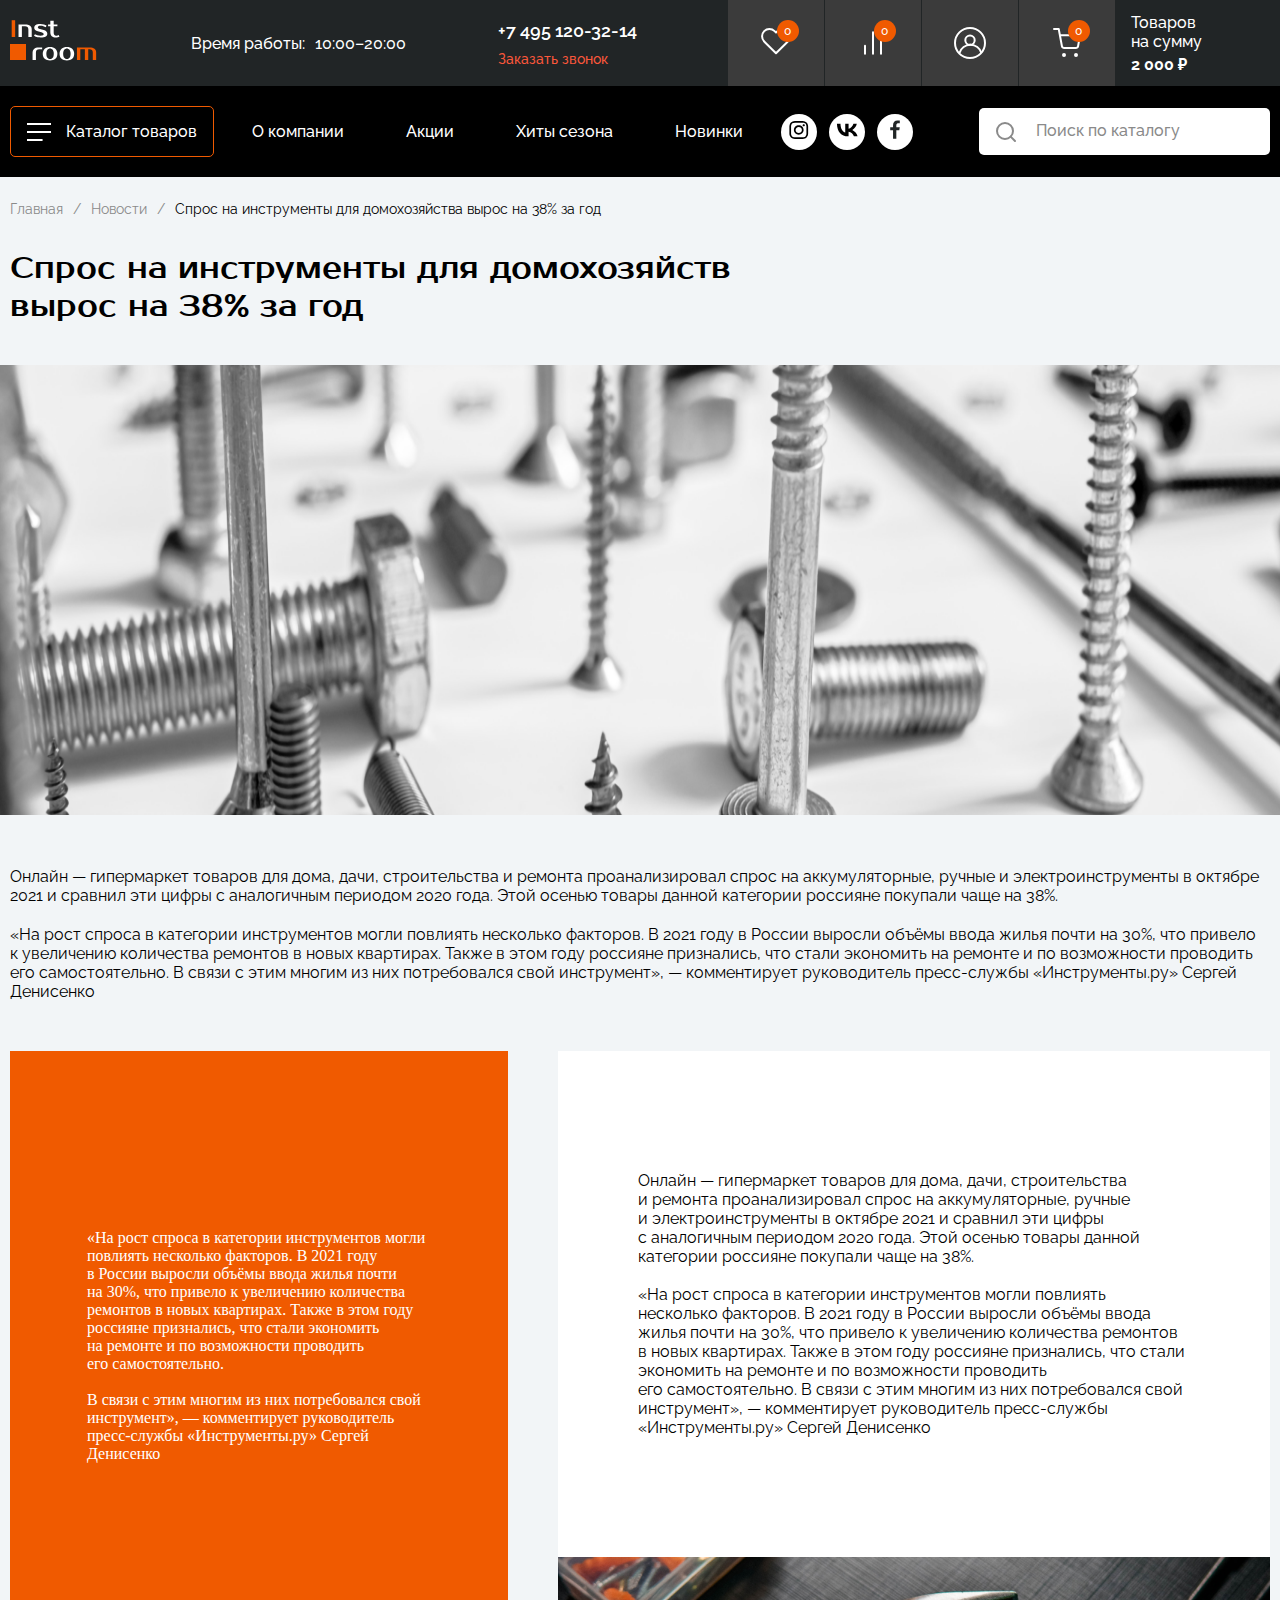
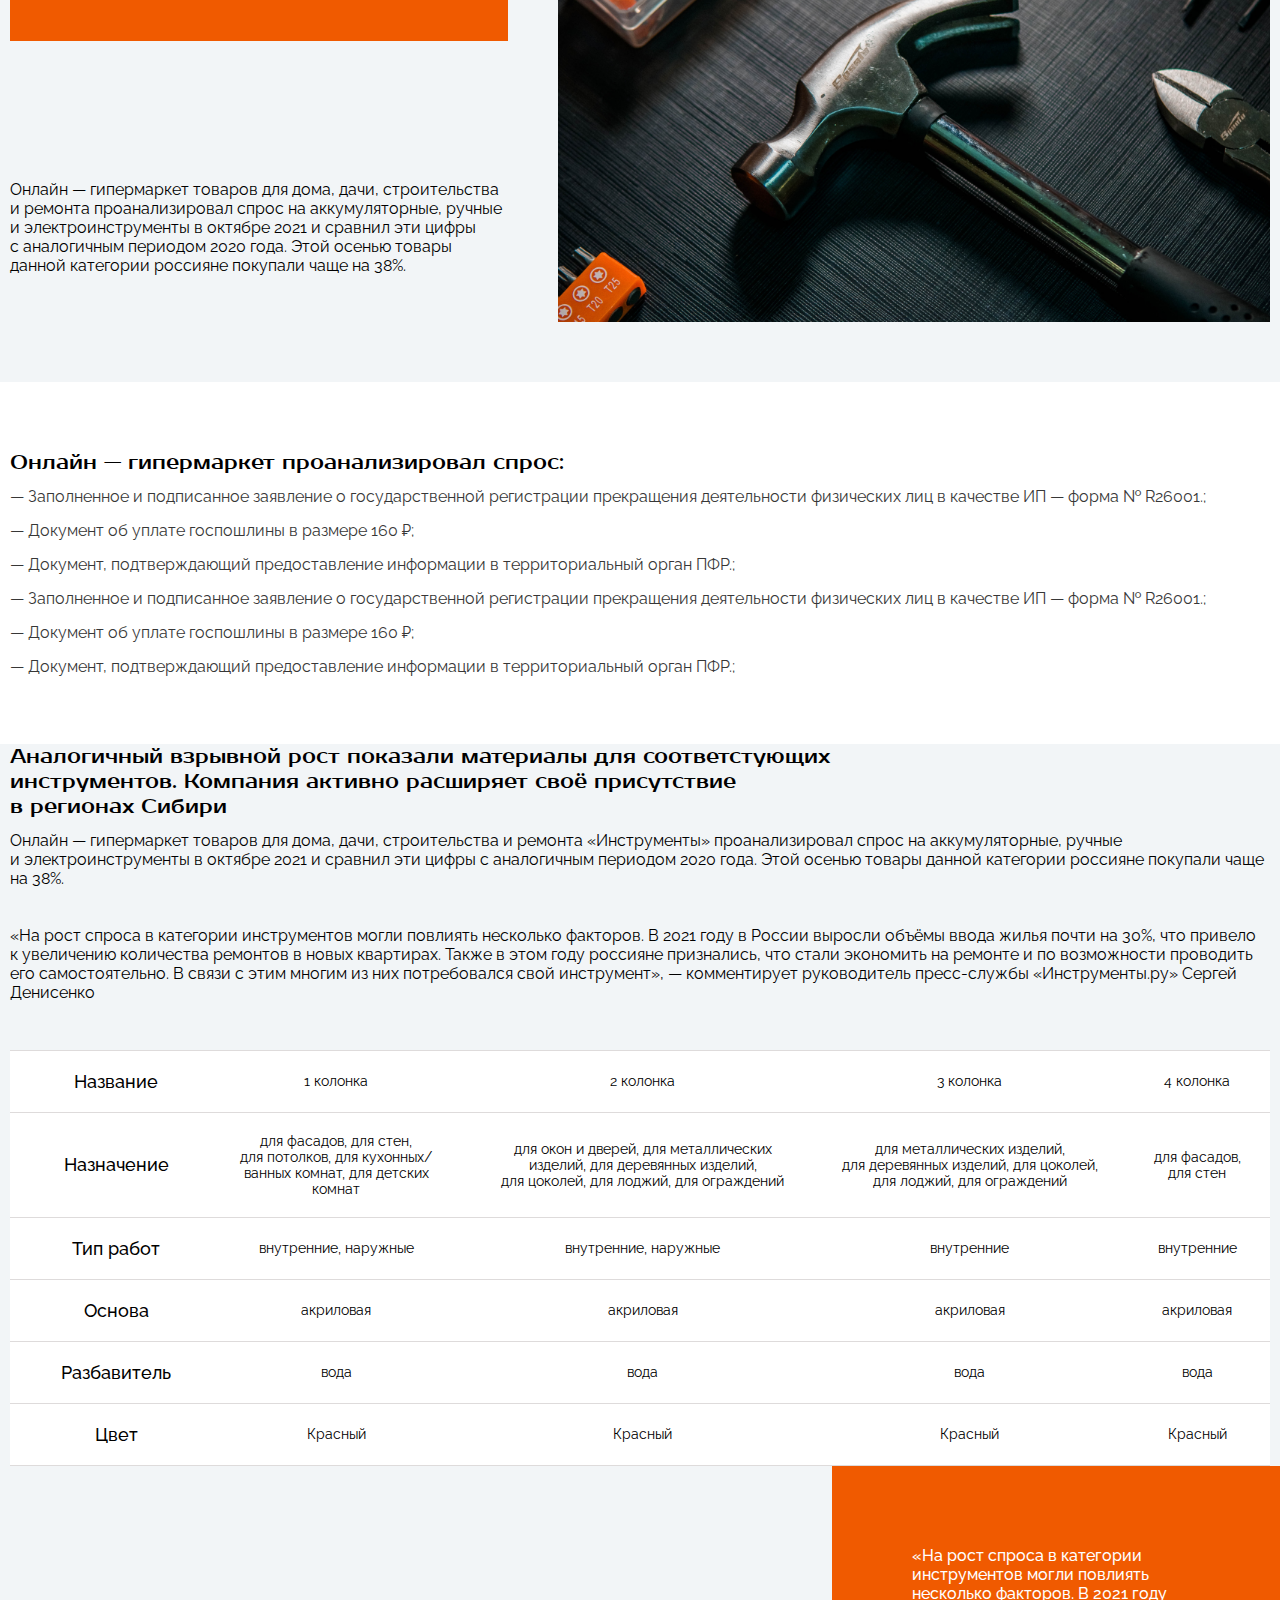
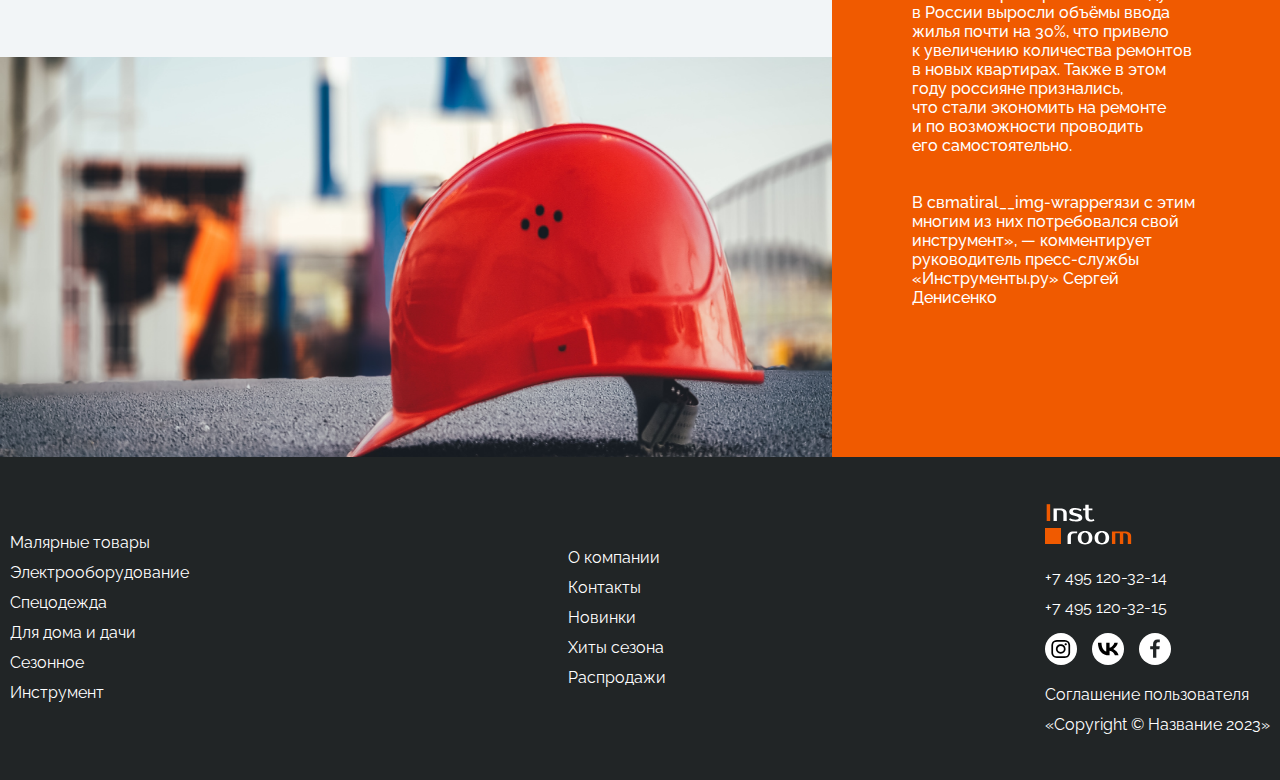
<file: pages/new-detail/index.html>
<!DOCTYPE html>
<html lang="en">
  <head>
    <meta charset="UTF-8" />
    <meta name="viewport" content="width=device-width, initial-scale=1.0" />
    <title>new details</title>
    <link rel="preconnect" href="https://fonts.googleapis.com" />
    <link rel="preconnect" href="https://fonts.gstatic.com" crossorigin />
    <link
      href="https://fonts.googleapis.com/css2?family=Raleway:ital,wght@0,100..900;1,100..900&display=swap"
      rel="stylesheet"
    />
    <link rel="preconnect" href="https://fonts.googleapis.com" />
    <link rel="preconnect" href="https://fonts.gstatic.com" crossorigin />
    <link
      href="https://fonts.googleapis.com/css2?family=Prosto+One&family=Raleway:ital,wght@0,100..900;1,100..900&display=swap"
      rel="stylesheet"
    />
    <link rel="stylesheet" href="./sass/stayle.css" />
  </head>
  <body>
    <header class="header">
      <div class="container">
        <div class="header__wrapper">
          <a href="../home/index.html">
            <img src="../../svgs/logo-img.svg" alt="logo-img" />
          </a>
          <div class="header__time-wrapper">
            <p class="header__time-text">Время работы:</p>
            <p class="header__time-text">10:00–20:00</p>
          </div>
          <div class="header__phone-wrapper">
            <a class="header__phone-number" href="#">+7 495 120-32-14</a>
            <a class="header__phone-text" href="#">Заказать звонок</a>
          </div>
          <div class="header__links-home">
            <div class="header__links-wrapper">
              <div class="header__links-heart header__links-bc">
                <a href="../favorites/index.html">
                  <img src="../../svgs/heart.svg" alt="heart-icon"
                /></a>
                <p class="header__links-heart-counter">0</p>
              </div>
              <div class="header__links-bar header__links-bc">
                <img src="../../svgs/bar-chart-2.svg" alt="chart-icon" />
                <p class="header__links-heart-counter">0</p>
              </div>
              <div
                class="header__links-person header__links-bc"
                id="person-icon"
                onclick="run()"
              >
                <img src="../../svgs/person-icon.svg" alt="person-icon" />
              </div>
              <div class="header__links-shop header__links-bc">
                <a href="../placing-an-order/index.html">
                  <img src="../../svgs/shopping-cart.svg" alt="shopping-icon" />
                </a>
                <p class="header__links-heart-counter">0</p>
              </div>
            </div>
            <div class="header__product-money-wrapper">
              <p class="header__product-text">Товаров на сумму</p>
              <span class="header__product-money">2 000 ₽</span>
            </div>
          </div>
        </div>
      </div>

      <nav class="nav">
        <div class="container">
          <div class="header__nav-wrapper">
            <div class="header__nav-button-wrapper">
              <a class="header__nav-bar-link" href="#">
                <img src="../../svgs/bar-chart.svg" alt="chart-icon" />
                Каталог товаров
              </a>
            </div>
            <div class="menu__bar-wrapper">
              <div class="menyu__bar">
                <div class="menyu__bar-items menyu__bar-items-bc">
                  <p class="menyu__bar-items-text"></p>
                </div>

                <div class="menyu__bar-items">
                  <p class="menyu__bar-items-text">Малярные товары</p>
                  <img src="../../svgs/Vector.svg" alt="chart" />
                </div>
                <div class="line"></div>
                <div class="menyu__bar-items">
                  <p class="menyu__bar-items-text">Электроинструмент</p>
                  <img src="../../svgs/Vector.svg" alt="chart" />
                </div>
                <div class="line"></div>
                <div class="menyu__bar-items">
                  <p class="menyu__bar-items-text">Спецодежда</p>
                  <img src="../../svgs/Vector.svg" alt="chart" />
                </div>
                <div class="line"></div>
                <div class="menyu__bar-items">
                  <p class="menyu__bar-items-text">Сезонное</p>
                  <img src="../../svgs/Vector.svg" alt="chart" />
                </div>
                <div class="line"></div>
                <div class="menyu__bar-items">
                  <p class="menyu__bar-items-text">Для дома и дачи</p>
                  <img src="../../svgs/Vector.svg" alt="chart" />
                </div>
                <div class="line"></div>
                <div class="menyu__bar-items">
                  <p class="menyu__bar-items-text">Инструменты</p>
                  <img src="../../svgs/Vector.svg" alt="chart" />
                </div>
                <div class="line"></div>
              </div>
              <div class="menyu__bar-link-home">
                <div class="menyu__bar-link-text-wrapper">
                  <a class="menyu__bar-link" href="#"
                    >Садово огородный инвентарь</a
                  >
                  <a class="menyu__bar-link" href="#">Поливочный инвентарь</a>
                  <a class="menyu__bar-link" href="#">Поликарбонат</a>
                  <a class="menyu__bar-link" href="#">Грунт</a>
                  <a class="menyu__bar-link" href="#">Насосы</a>
                  <a class="menyu__bar-link" href="#">Сетка Рабица</a>
                  <a class="menyu__bar-link" href="#"
                    >Летний душ, умывальники, рукомойники</a
                  >
                  <a class="menyu__bar-link" href="#"
                    >Побелка, краска садовая</a
                  >
                  <a class="menyu__bar-link" href="#">Садовый декор</a>
                  <a class="menyu__bar-link" href="#">Товары для отдыха</a>
                  <a class="menyu__bar-link" href="#">
                    Печное литьё и аксессуары</a
                  >
                </div>
                <div class="menyu__bar-link-text-wrapper">
                  <a class="menyu__bar-link" href="#"
                    >Садово огородный инвентарь</a
                  >
                  <a class="menyu__bar-link" href="#">Поливочный инвентарь</a>
                  <a class="menyu__bar-link" href="#">Поликарбонат</a>
                  <a class="menyu__bar-link" href="#">Грунт</a>
                  <a class="menyu__bar-link" href="#">Насосы</a>
                  <a class="menyu__bar-link" href="#">Сетка Рабица</a>
                  <a class="menyu__bar-link" href="#"
                    >Летний душ, умывальники, рукомойники</a
                  >
                  <a class="menyu__bar-link" href="#"
                    >Побелка, краска садовая</a
                  >
                  <a class="menyu__bar-link" href="#">Садовый декор</a>
                  <a class="menyu__bar-link" href="#">Товары для отдыха</a>
                  <a class="menyu__bar-link" href="#"
                    >Печное литьё и аксессуары</a
                  >
                </div>
              </div>
            </div>

            <div class="header__nav-links-wrapper">
              <ul class="header__nav-links-list-wrapper">
                <li>
                  <a class="header__nav-link" href="../Feature Brend/index.html"
                    >О компании</a
                  >
                </li>
                <li><a class="header__nav-link" href="#">Акции</a></li>
                <li><a class="header__nav-link" href="#">Хиты сезона</a></li>
                <li>
                  <a class="header__nav-link" href="../new-detail/index.html">
                    Новинки
                  </a>
                </li>
              </ul>
            </div>
            <div class="header__web-wrappepr">
              <div class="header__web-home">
                <div class="header__nav-web-icon-wrapper">
                  <a href="https://www.instagram.com/elyor.developer02/"
                    ><img
                      class="header__nav-icon header__nav-icon"
                      src="../../svgs/instagram.svg"
                      alt="instagram-icon"
                  /></a>
                </div>
                <div class="header__nav-web-icon-wrapper">
                  <a href="https://vk.com/">
                    <img
                      class="header__nav-icon header__nav-icon"
                      src="../../svgs/vk.svg"
                      alt="vk-icon"
                    />
                  </a>
                </div>
                <div class="header__nav-web-icon-wrapper">
                  <a href="https://www.facebook.com/">
                    <img
                      class="header__nav-icon header__nav-icon"
                      src="../../svgs/facebook.svg"
                      alt="facebook icon "
                    />
                  </a>
                </div>
              </div>
              <div class="header__nav-serch-wrapprer">
                <img src="../../svgs/search-icon.svg" alt="search-icon" />
                <input
                  class="header__nav-serch-input"
                  type="search"
                  placeholder="Поиск по каталогу"
                />
              </div>
            </div>
          </div>
        </div>
      </nav>
      <div id="header__sign-up-wrapper">
        <div class="header__sign-home">
          <form class="form">
            <h1 class="header__sign-up-title">Регистрация</h1>
            <div class="header__login">
              <label for="lastname">Фамилия</label>
              <input type="text" id="lastname" />
            </div>
            <div class="header__login">
              <label for="name">Имя</label> <input type="text" id="name" />
            </div>
            <div class="header__login">
              <label for="tel">Телефон</label>
              <input type="tel" placeholder="+7" id="tel" />
            </div>
            <div class="header__login">
              <label for="email">Электронная почта</label>
              <input type="email" id="email" />
            </div>
            <div class="header__login">
              <label for="password">Пароль</label>
              <input type="password" id="password" />
            </div>
            <div class="header__login">
              <label for="repietPassword">Подтвердите пароль</label>
              <input type="password" id="repietPassword" />
            </div>
            <input
              class="header__form-submit"
              type="submit"
              value="РЕГИСТРАЦИЯ"
            />

            <p class="header__sign-up-text">
              <span class="header__sign-up-text-bc">
                Нажимая на кнопку вы соглашаетесь
              </span>
              на обработку ваших персональных данных
            </p>
            <img
              class="header__form-cross"
              id="cross"
              src="../../svgs/cross-icon.svg"
              alt="cross-icon"
              onclick="closeModal()"
            />
          </form>
        </div>
      </div>
    </header>

    <main>
      <section class="link">
        <div class="container">
          <div class="link__wrappper">
            <a class="link__font" href="#">Главная</a>
            <a class="link__font" href="#">/</a>
            <a class="link__font" href="#">Новости</a>
            <a class="link__font" href="#">/</a>
            <a class="link__font link__font-color" href="#">
              Спрос на инструменты для домохозяйства вырос на 38% за год
            </a>
          </div>
          <h1 class="details__title">
            Cпрос на инструменты для домохозяйств вырос на 38% за год
          </h1>
        </div>
      </section>
      <section class="details">
        <div class="details__img-wrapper">
          <img src="./imgs/details_img1.png" alt="" />
        </div>
        <div class="container">
          <div class="details__wrapper">
            <div class="details__text-wrapper">
              <p class="details__text">
                Онлайн — гипермаркет товаров для дома, дачи, строительства
                и ремонта проанализировал спрос на аккумуляторные, ручные
                и электроинструменты в октябре 2021 и сравнил эти цифры
                с аналогичным периодом 2020 года. Этой осенью товары данной
                категории россияне покупали чаще на 38%.
              </p>
              <p class="details__text">
                «На рост спроса в категории инструментов могли повлиять
                несколько факторов. В 2021 году в России выросли объёмы ввода
                жилья почти на 30%, что привело к увеличению количества ремонтов
                в новых квартирах. Также в этом году россияне признались,
                что стали экономить на ремонте и по возможности проводить
                его самостоятельно. В связи с этим многим из них потребовался
                свой инструмент», — комментирует руководитель пресс-службы
                «Инструменты.ру» Сергей Денисенко
              </p>
            </div>

            <div class="details__box-wrapper">
              <div class="details__box-left">
                <p class="details__box-text-left-bc">
                  «На рост спроса в категории инструментов могли повлиять
                  несколько факторов. В 2021 году в России выросли объёмы ввода
                  жилья почти на 30%, что привело к увеличению количества
                  ремонтов в новых квартирах. Также в этом году россияне
                  признались, что стали экономить на ремонте и по возможности
                  проводить его самостоятельно. <br />
                  <br />
                  В связи с этим многим из них потребовался свой инструмент», —
                  комментирует руководитель пресс-службы «Инструменты.ру» Сергей
                  Денисенко
                </p>
                <p class="details__box-left-text">
                  Онлайн — гипермаркет товаров для дома, дачи, строительства
                  и ремонта проанализировал спрос на аккумуляторные, ручные
                  и электроинструменты в октябре 2021 и сравнил эти цифры
                  с аналогичным периодом 2020 года. Этой осенью товары данной
                  категории россияне покупали чаще на 38%.
                </p>
              </div>
              <div class="details__box-right">
                <p class="details__box-right-text-bc">
                  Онлайн — гипермаркет товаров для дома, дачи, строительства
                  и ремонта проанализировал спрос на аккумуляторные, ручные
                  и электроинструменты в октябре 2021 и сравнил эти цифры
                  с аналогичным периодом 2020 года. Этой осенью товары данной
                  категории россияне покупали чаще на 38%. <br />
                  <br />
                  «На рост спроса в категории инструментов могли повлиять
                  несколько факторов. В 2021 году в России выросли объёмы ввода
                  жилья почти на 30%, что привело к увеличению количества
                  ремонтов в новых квартирах. Также в этом году россияне
                  признались, что стали экономить на ремонте и по возможности
                  проводить его самостоятельно. В связи с этим многим
                  из них потребовался свой инструмент», — комментирует
                  руководитель пресс-службы «Инструменты.ру» Сергей Денисенко
                </p>
                <img
                  class="details__box-left-img"
                  src="./imgs/фото (1).png"
                  alt="img"
                />
              </div>
            </div>
          </div>
        </div>
      </section>
      <section class="shop">
        <div class="container">
          <div class="shop__online-wrapper">
            <h2 class="shop__online-title">
              Онлайн — гипермаркет проанализировал спрос:
            </h2>
            <ul class="shop__online-link-wrapper">
              <li>
                <a href="#"
                  >— Заполненное и подписанное заявление о государственной
                  регистрации прекращения деятельности физических лиц в качестве
                  ИП — форма № R26001.;
                </a>
              </li>
              <li>
                <a href="#"
                  >— Документ об уплате госпошлины в размере 160 ₽;
                </a>
              </li>
              <li>
                <a href="#"
                  >— Документ, подтверждающий предоставление информации
                  в территориальный орган ПФР.;
                </a>
              </li>
              <li>
                <a href="#"
                  >— Заполненное и подписанное заявление о государственной
                  регистрации прекращения деятельности физических лиц в качестве
                  ИП — форма № R26001.;
                </a>
              </li>
              <li>
                <a href="#"
                  >— Документ об уплате госпошлины в размере 160 ₽;
                </a>
              </li>
              <li>
                <a href="#"
                  >— Документ, подтверждающий предоставление информации
                  в территориальный орган ПФР.;</a
                >
              </li>
            </ul>
          </div>
        </div>
      </section>
      <section class="matiral">
        <div class="container">
          <div class="matiral__wrapper">
            <h3 class="matiral__title">
              Аналогичный взрывной рост показали материалы для соответстующих
              инструментов. Компания активно расширяет своё присутствие
              в регионах Сибири
            </h3>
            <p class="matiral__text">
              Онлайн — гипермаркет товаров для дома, дачи, строительства
              и ремонта «Инструменты» проанализировал спрос на аккумуляторные,
              ручные и электроинструменты в октябре 2021 и сравнил эти цифры
              с аналогичным периодом 2020 года. Этой осенью товары данной
              категории россияне покупали чаще на 38%.
              <br /><br /><br />
              «На рост спроса в категории инструментов могли повлиять несколько
              факторов. В 2021 году в России выросли объёмы ввода жилья почти
              на 30%, что привело к увеличению количества ремонтов в новых
              квартирах. Также в этом году россияне признались, что стали
              экономить на ремонте и по возможности проводить
              его самостоятельно. В связи с этим многим из них потребовался свой
              инструмент», — комментирует руководитель пресс-службы
              «Инструменты.ру» Сергей Денисенко
            </p>
            <div class="teble__wrapper">
              <table class="table" border="1">
                <tbody>
                  <tr>
                    <th>Название</th>
                    <td>1 колонка</td>
                    <td>2 колонка</td>
                    <td>3 колонка</td>
                    <td>4 колонка</td>
                  </tr>

                  <tr>
                    <th>Назначение</th>
                    <td>
                      для фасадов, для стен, для потолков, для кухонных/ванных
                      комнат, для детских комнат
                    </td>
                    <td>
                      для окон и дверей, для металлических изделий,
                      для деревянных изделий, для цоколей, для лоджий,
                      для ограждений
                    </td>
                    <td>
                      для металлических изделий, для деревянных изделий,
                      для цоколей, для лоджий, для ограждений
                    </td>
                    <td>для фасадов, для стен</td>
                  </tr>

                  <tr>
                    <th>Тип работ</th>
                    <td>внутренние, наружные</td>
                    <td>внутренние, наружные</td>
                    <td>внутренние</td>
                    <td>внутренние</td>
                  </tr>
                  <tr>
                    <th>Основа</th>
                    <td>акриловая</td>
                    <td>акриловая</td>
                    <td>акриловая</td>
                    <td>акриловая</td>
                  </tr>
                  <tr>
                    <th>Разбавитель</th>
                    <td>вода</td>
                    <td>вода</td>
                    <td>вода</td>
                    <td>вода</td>
                  </tr>
                  <tr>
                    <th>Цвет</th>
                    <td>Красный</td>
                    <td>Красный</td>
                    <td>Красный</td>
                    <td>Красный</td>
                  </tr>
                </tbody>
              </table>
            </div>
          </div>
        </div>
        <div class="matiral__img-wrapper">
          <img src="./imgs/фото (2).png" alt="" />
          <div class="matiral__text-wrapper">
            <p class="matiral__img-text">
              «На рост спроса в категории инструментов могли повлиять несколько
              факторов. В 2021 году в России выросли объёмы ввода жилья почти
              на 30%, что привело к увеличению количества ремонтов в новых
              квартирах. Также в этом году россияне признались, что стали
              экономить на ремонте и по возможности проводить
              его самостоятельно.
              <br /><br /><br />
              В свmatiral__img-wrapperязи с этим многим из них потребовался свой
              инструмент», — комментирует руководитель пресс-службы
              «Инструменты.ру» Сергей Денисенко
            </p>
          </div>
        </div>
      </section>
    </main>

    <footer>
      <div class="container">
        <div class="footer__wrapper">
          <ul>
            <li>
              <a href="#">Малярные товары</a>
            </li>
            <li>
              <a href="#">Электрооборудование</a>
            </li>
            <li>
              <a href="#">Спецодежда</a>
            </li>
            <li>
              <a href="#">Для дома и дачи</a>
            </li>
            <li>
              <a href="#">Сезонное</a>
            </li>
            <li>
              <a href="#">Инструмент</a>
            </li>
          </ul>
          <ul>
            <li>
              <a href="#">О компании</a>
            </li>
            <li>
              <a href="#">Контакты</a>
            </li>
            <li>
              <a href="#">Новинки</a>
            </li>
            <li>
              <a href="#">Хиты сезона</a>
            </li>
            <li>
              <a href="#">Распродажи</a>
            </li>
          </ul>
          <div class="div-contacts">
            <img src="../../svgs/logo-img.svg" alt="logo" />
            <ul>
              <li>+7 495 120-32-14</li>
              <li>+7 495 120-32-15</li>
            </ul>
            <div>
              <ul class="sotial-media-contener">
                <li>
                  <a href="#"
                    ><img src="../../svgs/instagram.svg" alt="instagram-logo"
                  /></a>
                </li>
                <li>
                  <a href="#"><img src="../../svgs/vk.svg" alt="vk-logo" /></a>
                </li>
                <li>
                  <a href="#"
                    ><img src="../../svgs/facebook.svg" alt="facebook-logo"
                  /></a>
                </li>
              </ul>
              <ul>
                <li><a href="#">Соглашение пользователя</a></li>
                <li>«Copyright © Название 2023»</li>
              </ul>
            </div>
          </div>
        </div>
      </div>
    </footer>
    <script src="../../templates/header/app.js"></script>
  </body>
</html>
</file>
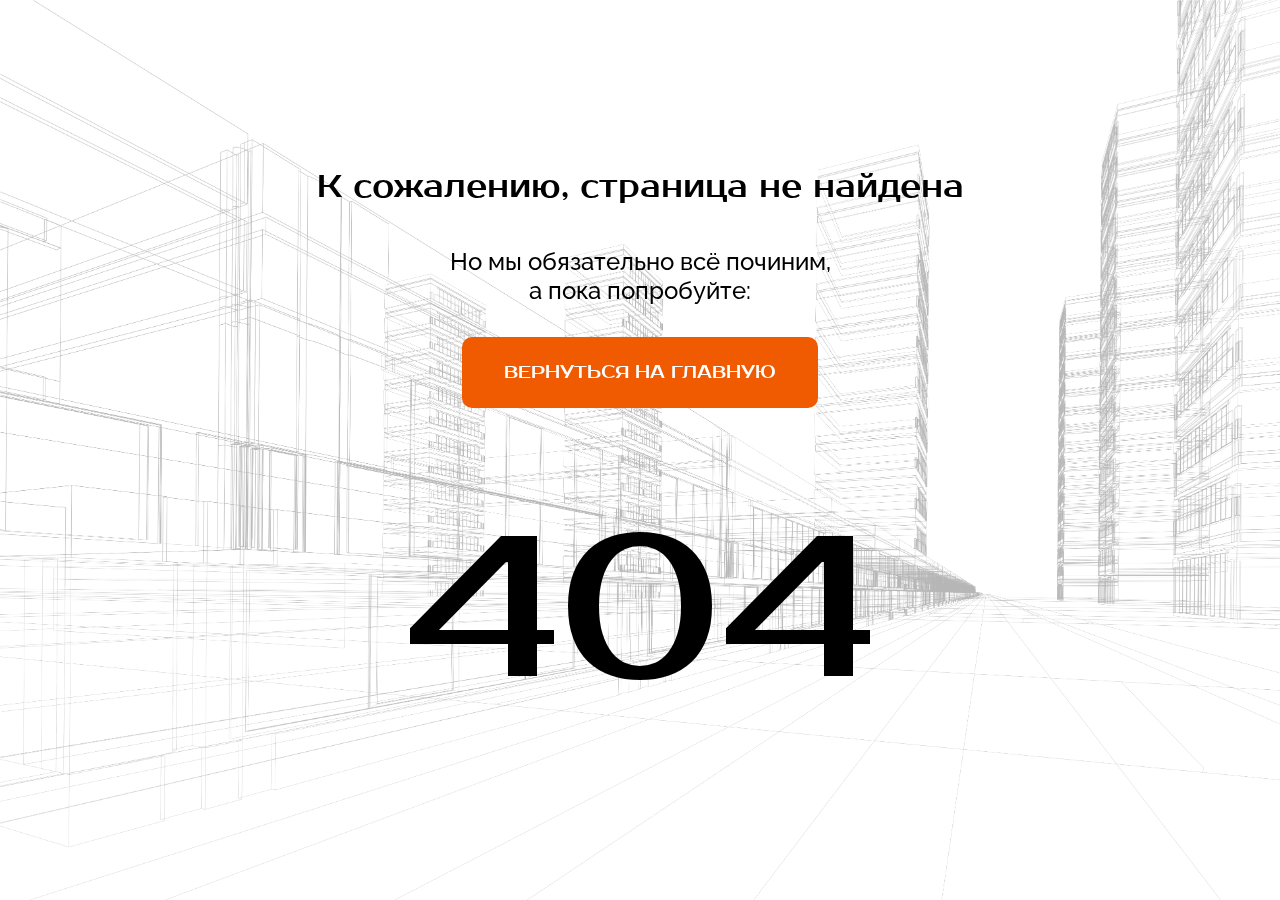
<file: pages/page-404/index.html>
<!DOCTYPE html>
<html lang="en">
  <head>
    <meta charset="UTF-8" />
    <meta name="viewport" content="width=device-width, initial-scale=1.0" />
    <title>404</title>

    <link rel="preconnect" href="https://fonts.googleapis.com" />
    <link rel="preconnect" href="https://fonts.gstatic.com" crossorigin />
    <link
      href="https://fonts.googleapis.com/css2?family=Raleway:ital,wght@0,100..900;1,100..900&display=swap"
      rel="stylesheet"
    />

    <link rel="preconnect" href="https://fonts.googleapis.com" />
    <link rel="preconnect" href="https://fonts.gstatic.com" crossorigin />
    <link
      href="https://fonts.googleapis.com/css2?family=Prosto+One&family=Raleway:ital,wght@0,100..900;1,100..900&display=swap"
      rel="stylesheet"
    />
    <link rel="stylesheet" href="./sass/style.css" />
  </head>
  <body>
    <div class="page__404-wrapper">
      <p class="page__404-title">К сожалению, страница не найдена</p>
      <p class="page__404-text">
        Но мы обязательно всё починим, а пока попробуйте:
      </p>
      <button class="page__404-btn">ВЕРНУТЬСЯ НА ГЛАВНУЮ</button>
      <p class="page__404">404</p>
    </div>
  </body>
</html>
</file>
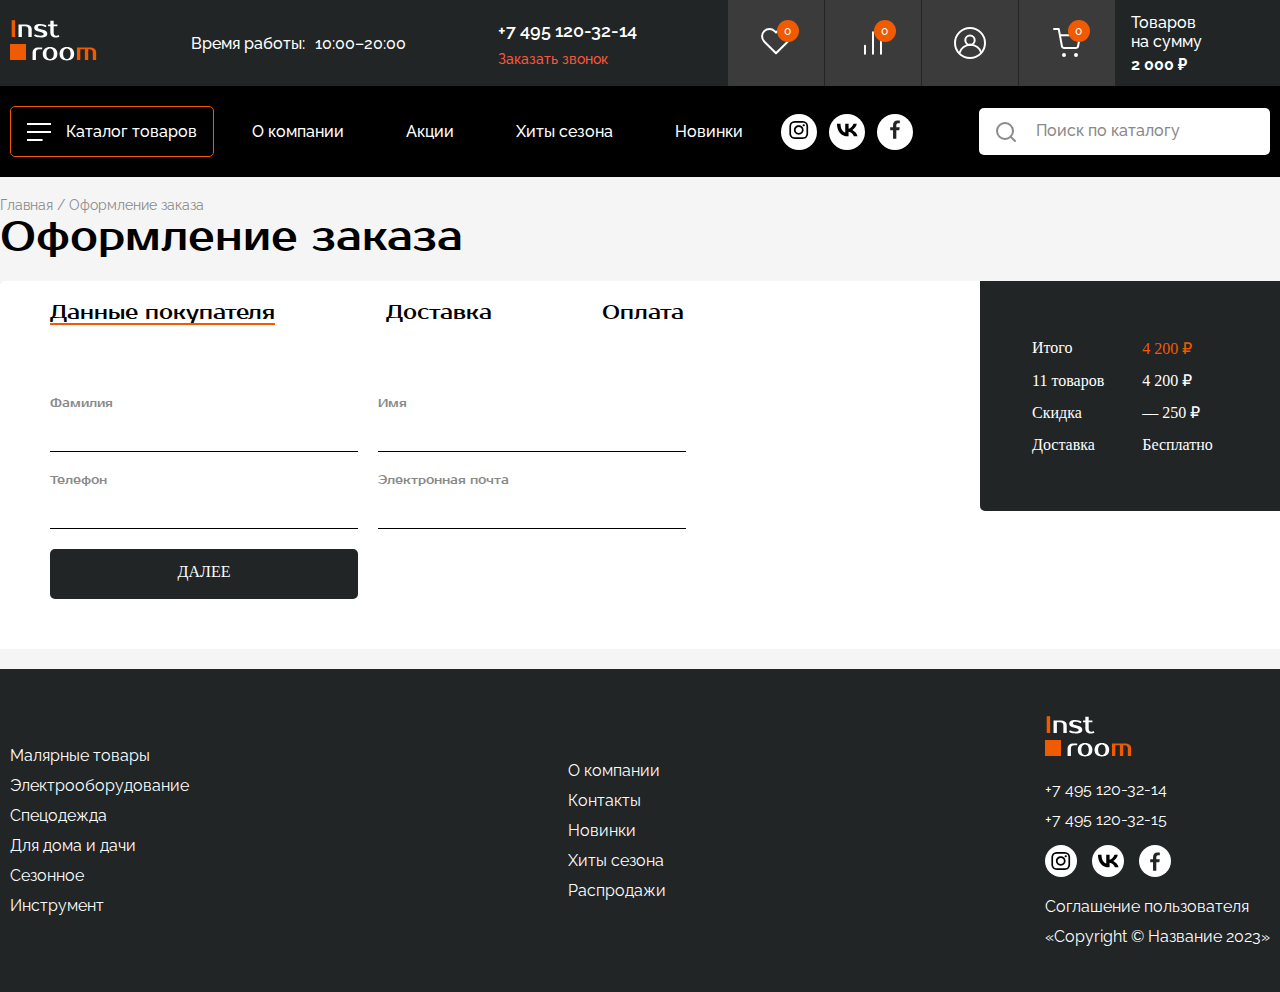
<file: pages/placing-an-order/index.html>
<!DOCTYPE html>
<html lang="en">
  <head>
    <meta charset="UTF-8" />
    <meta name="viewport" content="width=device-width, initial-scale=1.0" />
    <title>Оформление заказа</title>
    <link rel="stylesheet" href="./css/style.css" />
    <link rel="preconnect" href="https://fonts.googleapis.com" />
    <link rel="preconnect" href="https://fonts.gstatic.com" crossorigin />
    <link
      href="https://fonts.googleapis.com/css2?family=Prosto+One&display=swap"
      rel="stylesheet"
    />
    <link rel="preconnect" href="https://fonts.googleapis.com" />
    <link rel="preconnect" href="https://fonts.gstatic.com" crossorigin />
    <link
      href="https://fonts.googleapis.com/css2?family=Raleway:ital,wght@0,100..900;1,100..900&display=swap"
      rel="stylesheet"
    />
  </head>
  <body>
    <header class="header">
      <div class="container">
        <div class="header__wrapper">
          <a href="../home/index.html">
            <img src="../../svgs/logo-img.svg" alt="logo-img" />
          </a>
          <div class="header__time-wrapper">
            <p class="header__time-text">Время работы:</p>
            <p class="header__time-text">10:00–20:00</p>
          </div>
          <div class="header__phone-wrapper">
            <a class="header__phone-number" href="#">+7 495 120-32-14</a>
            <a class="header__phone-text" href="#">Заказать звонок</a>
          </div>
          <div class="header__links-home">
            <div class="header__links-wrapper">
              <div class="header__links-heart header__links-bc">
                <a href="../favorites/index.html">
                  <img src="../../svgs/heart.svg" alt="heart-icon"
                /></a>
                <p class="header__links-heart-counter">0</p>
              </div>
              <div class="header__links-bar header__links-bc">
                <img src="../../svgs/bar-chart-2.svg" alt="chart-icon" />
                <p class="header__links-heart-counter">0</p>
              </div>
              <div
                class="header__links-person header__links-bc"
                id="person-icon"
                onclick="run()"
              >
                <img src="../../svgs/person-icon.svg" alt="person-icon" />
              </div>
              <div class="header__links-shop header__links-bc">
                <a href="../placing-an-order/index.html">
                  <img src="../../svgs/shopping-cart.svg" alt="shopping-icon" />
                </a>
                <p class="header__links-heart-counter">0</p>
              </div>
            </div>
            <div class="header__product-money-wrapper">
              <p class="header__product-text">Товаров на сумму</p>
              <span class="header__product-money">2 000 ₽</span>
            </div>
          </div>
        </div>
      </div>

      <nav class="nav">
        <div class="container">
          <div class="header__nav-wrapper">
            <div class="header__nav-button-wrapper">
              <a class="header__nav-bar-link" href="#">
                <img src="../../svgs/bar-chart.svg" alt="chart-icon" />
                Каталог товаров
              </a>
            </div>
            <div class="menu__bar-wrapper">
              <div class="menyu__bar">
                <div class="menyu__bar-items menyu__bar-items-bc">
                  <p class="menyu__bar-items-text"></p>
                </div>

                <div class="menyu__bar-items">
                  <p class="menyu__bar-items-text">Малярные товары</p>
                  <img src="../../svgs/Vector.svg" alt="chart" />
                </div>
                <div class="line"></div>
                <div class="menyu__bar-items">
                  <p class="menyu__bar-items-text">Электроинструмент</p>
                  <img src="../../svgs/Vector.svg" alt="chart" />
                </div>
                <div class="line"></div>
                <div class="menyu__bar-items">
                  <p class="menyu__bar-items-text">Спецодежда</p>
                  <img src="../../svgs/Vector.svg" alt="chart" />
                </div>
                <div class="line"></div>
                <div class="menyu__bar-items">
                  <p class="menyu__bar-items-text">Сезонное</p>
                  <img src="../../svgs/Vector.svg" alt="chart" />
                </div>
                <div class="line"></div>
                <div class="menyu__bar-items">
                  <p class="menyu__bar-items-text">Для дома и дачи</p>
                  <img src="../../svgs/Vector.svg" alt="chart" />
                </div>
                <div class="line"></div>
                <div class="menyu__bar-items">
                  <p class="menyu__bar-items-text">Инструменты</p>
                  <img src="../../svgs/Vector.svg" alt="chart" />
                </div>
                <div class="line"></div>
              </div>
              <div class="menyu__bar-link-home">
                <div class="menyu__bar-link-text-wrapper">
                  <a class="menyu__bar-link" href="#"
                    >Садово огородный инвентарь</a
                  >
                  <a class="menyu__bar-link" href="#">Поливочный инвентарь</a>
                  <a class="menyu__bar-link" href="#">Поликарбонат</a>
                  <a class="menyu__bar-link" href="#">Грунт</a>
                  <a class="menyu__bar-link" href="#">Насосы</a>
                  <a class="menyu__bar-link" href="#">Сетка Рабица</a>
                  <a class="menyu__bar-link" href="#"
                    >Летний душ, умывальники, рукомойники</a
                  >
                  <a class="menyu__bar-link" href="#"
                    >Побелка, краска садовая</a
                  >
                  <a class="menyu__bar-link" href="#">Садовый декор</a>
                  <a class="menyu__bar-link" href="#">Товары для отдыха</a>
                  <a class="menyu__bar-link" href="#">
                    Печное литьё и аксессуары</a
                  >
                </div>
                <div class="menyu__bar-link-text-wrapper">
                  <a class="menyu__bar-link" href="#"
                    >Садово огородный инвентарь</a
                  >
                  <a class="menyu__bar-link" href="#">Поливочный инвентарь</a>
                  <a class="menyu__bar-link" href="#">Поликарбонат</a>
                  <a class="menyu__bar-link" href="#">Грунт</a>
                  <a class="menyu__bar-link" href="#">Насосы</a>
                  <a class="menyu__bar-link" href="#">Сетка Рабица</a>
                  <a class="menyu__bar-link" href="#"
                    >Летний душ, умывальники, рукомойники</a
                  >
                  <a class="menyu__bar-link" href="#"
                    >Побелка, краска садовая</a
                  >
                  <a class="menyu__bar-link" href="#">Садовый декор</a>
                  <a class="menyu__bar-link" href="#">Товары для отдыха</a>
                  <a class="menyu__bar-link" href="#"
                    >Печное литьё и аксессуары</a
                  >
                </div>
              </div>
            </div>

            <div class="header__nav-links-wrapper">
              <ul class="header__nav-links-list-wrapper">
                <li>
                  <a class="header__nav-link" href="../Feature Brend/index.html"
                    >О компании</a
                  >
                </li>
                <li><a class="header__nav-link" href="#">Акции</a></li>
                <li><a class="header__nav-link" href="#">Хиты сезона</a></li>
                <li>
                  <a class="header__nav-link" href="../new-detail/index.html">
                    Новинки
                  </a>
                </li>
              </ul>
            </div>
            <div class="header__web-wrappepr">
              <div class="header__web-home">
                <div class="header__nav-web-icon-wrapper">
                  <a href="https://www.instagram.com/elyor.developer02/"
                    ><img
                      class="header__nav-icon header__nav-icon"
                      src="../../svgs/instagram.svg"
                      alt="instagram-icon"
                  /></a>
                </div>
                <div class="header__nav-web-icon-wrapper">
                  <a href="https://vk.com/">
                    <img
                      class="header__nav-icon header__nav-icon"
                      src="../../svgs/vk.svg"
                      alt="vk-icon"
                    />
                  </a>
                </div>
                <div class="header__nav-web-icon-wrapper">
                  <a href="https://www.facebook.com/">
                    <img
                      class="header__nav-icon header__nav-icon"
                      src="../../svgs/facebook.svg"
                      alt="facebook icon "
                    />
                  </a>
                </div>
              </div>
              <div class="header__nav-serch-wrapprer">
                <img src="../../svgs/search-icon.svg" alt="search-icon" />
                <input
                  class="header__nav-serch-input"
                  type="search"
                  placeholder="Поиск по каталогу"
                />
              </div>
            </div>
          </div>
        </div>
      </nav>
      <div id="header__sign-up-wrapper">
        <div class="header__sign-home">
          <form class="form">
            <h1 class="header__sign-up-title">Регистрация</h1>
            <div class="header__login">
              <label for="lastname">Фамилия</label>
              <input type="text" id="lastname" />
            </div>
            <div class="header__login">
              <label for="name">Имя</label> <input type="text" id="name" />
            </div>
            <div class="header__login">
              <label for="tel">Телефон</label>
              <input type="tel" placeholder="+7" id="tel" />
            </div>
            <div class="header__login">
              <label for="email">Электронная почта</label>
              <input type="email" id="email" />
            </div>
            <div class="header__login">
              <label for="password">Пароль</label>
              <input type="password" id="password" />
            </div>
            <div class="header__login">
              <label for="repietPassword">Подтвердите пароль</label>
              <input type="password" id="repietPassword" />
            </div>
            <input
              class="header__form-submit"
              type="submit"
              value="РЕГИСТРАЦИЯ"
            />

            <p class="header__sign-up-text">
              <span class="header__sign-up-text-bc">
                Нажимая на кнопку вы соглашаетесь
              </span>
              на обработку ваших персональных данных
            </p>
            <img
              class="header__form-cross"
              id="cross"
              src="../../svgs/cross-icon.svg"
              alt="cross-icon"
              onclick="closeModal()"
            />
          </form>
        </div>
      </div>
    </header>

    <main>
      <section>
        <p>Главная / Оформление заказа</p>
        <h1>Оформление заказа</h1>
      </section>
      <section class="main-section">
        <div>
          <ul class="wrapper-main-section">
            <li class="underline-on-hover">
              <a href="#"> Данные покупателя</a>
            </li>
            <li class="underline"><a href="#">Доставка</a></li>
            <li class="underline"><a href="#">Оплата </a></li>
          </ul>
          <div class="input-wrapper">
            <div>
              <label for="lastName">Фамилия</label>
              <input type="text" name="lastName" />
            </div>
            <div>
              <label for="firstName">Имя</label>
              <input type="text" name="firstName" />
            </div>
            <div>
              <label for="number">Телефон</label>
              <input type="text" name="number" />
            </div>
            <div>
              <label for="email">Электронная почта</label>
              <input type="email" name="email" />
            </div>
            <a href="./secondStep/index.html" class="button">ДАЛЕЕ</a>
          </div>
        </div>
        <div>
          <table>
            <tr>
              <td>Итого</td>
              <td class="price">4 200 ₽</td>
            </tr>
            <tr>
              <td>11 товаров</td>
              <td>4 200 ₽</td>
            </tr>
            <tr>
              <td>Скидка</td>
              <td>— 250 ₽</td>
            </tr>
            <tr>
              <td>Доставка</td>
              <td>Бесплатно</td>
            </tr>
          </table>
        </div>
      </section>
    </main>
    <footer>
      <div class="container">
        <div class="footer__wrapper">
          <ul>
            <li>
              <a href="#">Малярные товары</a>
            </li>
            <li>
              <a href="#">Электрооборудование</a>
            </li>
            <li>
              <a href="#">Спецодежда</a>
            </li>
            <li>
              <a href="#">Для дома и дачи</a>
            </li>
            <li>
              <a href="#">Сезонное</a>
            </li>
            <li>
              <a href="#">Инструмент</a>
            </li>
          </ul>
          <ul>
            <li>
              <a href="#">О компании</a>
            </li>
            <li>
              <a href="#">Контакты</a>
            </li>
            <li>
              <a href="#">Новинки</a>
            </li>
            <li>
              <a href="#">Хиты сезона</a>
            </li>
            <li>
              <a href="#">Распродажи</a>
            </li>
          </ul>
          <div class="div-contacts">
            <img src="../../svgs/logo-img.svg" alt="logo" />
            <ul>
              <li>+7 495 120-32-14</li>
              <li>+7 495 120-32-15</li>
            </ul>
            <div>
              <ul class="sotial-media-contener">
                <li>
                  <a href="#"
                    ><img src="../../svgs/instagram.svg" alt="instagram-logo"
                  /></a>
                </li>
                <li>
                  <a href="#"><img src="../../svgs/vk.svg" alt="vk-logo" /></a>
                </li>
                <li>
                  <a href="#"
                    ><img src="../../svgs/facebook.svg" alt="facebook-logo"
                  /></a>
                </li>
              </ul>
              <ul>
                <li><a href="#">Соглашение пользователя</a></li>
                <li>«Copyright © Название 2023»</li>
              </ul>
            </div>
          </div>
        </div>
      </div>
    </footer>
    <script src="./app.js"></script>
  </body>
</html>
</file>
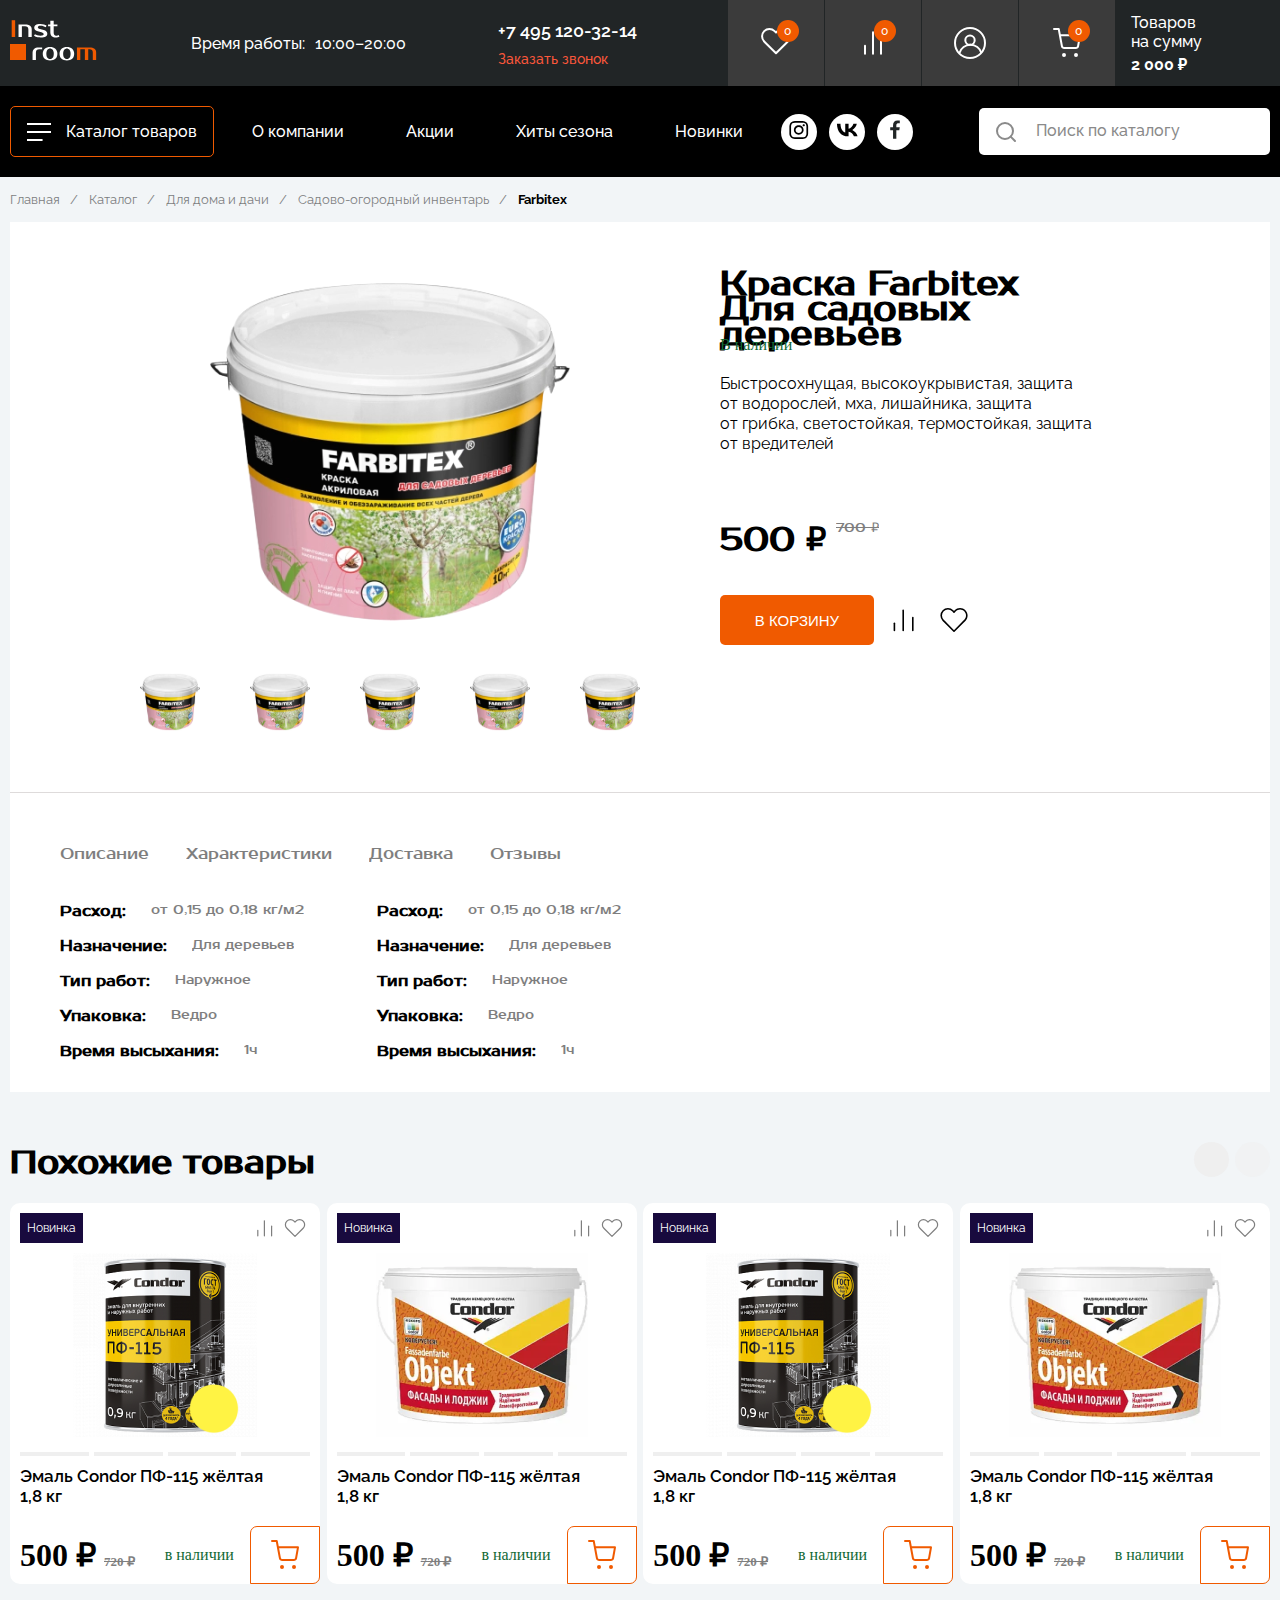
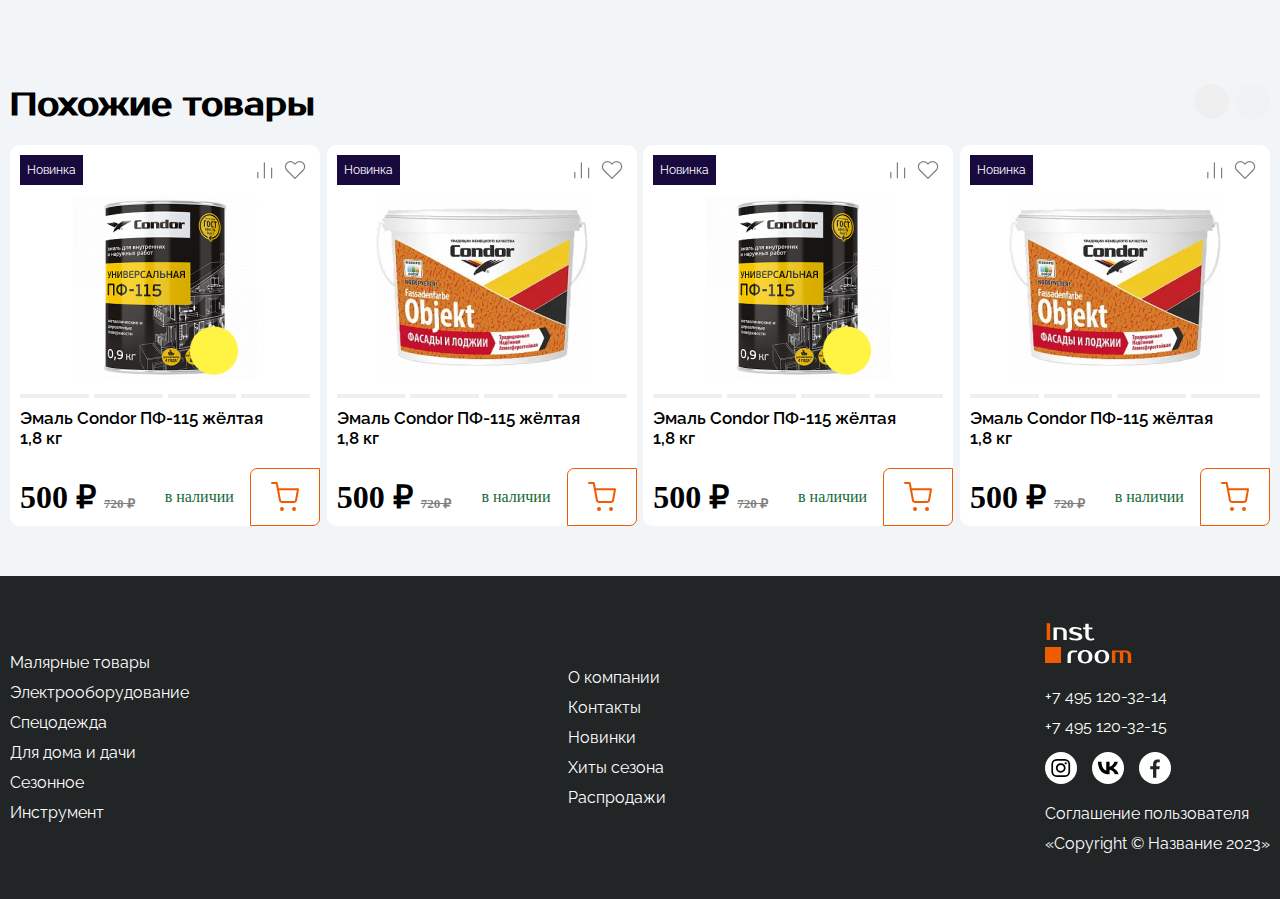
<file: pages/product-info/index.html>
<!DOCTYPE html>
<html lang="en">
  <head>
    <meta charset="UTF-8" />
    <meta name="viewport" content="width=device-width, initial-scale=1.0" />
    <title>Product-Info</title>
    <link rel="preconnect" href="https://fonts.googleapis.com" />
    <link rel="preconnect" href="https://fonts.gstatic.com" crossorigin />
    <link
      href="https://fonts.googleapis.com/css2?family=Raleway:ital,wght@0,100..900;1,100..900&display=swap"
      rel="stylesheet"
    />
    <link rel="preconnect" href="https://fonts.googleapis.com" />
    <link rel="preconnect" href="https://fonts.gstatic.com" crossorigin />
    <link
      href="https://fonts.googleapis.com/css2?family=Prosto+One&family=Raleway:ital,wght@0,100..900;1,100..900&display=swap"
      rel="stylesheet"
    />
    <link
      rel="stylesheet"
      href="https://cdnjs.cloudflare.com/ajax/libs/font-awesome/6.5.2/css/all.min.css"
      integrity="sha512-SnH5WK+bZxgPHs44uWIX+LLJAJ9/2PkPKZ5QiAj6Ta86w+fsb2TkcmfRyVX3pBnMFcV7oQPJkl9QevSCWr3W6A=="
      crossorigin="anonymous"
      referrerpolicy="no-referrer"
    />
    <link rel="stylesheet" href="./sass/style.css" />
  </head>
  <body>
    <header class="header">
      <div class="container">
        <div class="header__wrapper">
          <a href="../home/index.html">
            <img src="../../svgs/logo-img.svg" alt="logo-img" />
          </a>
          <div class="header__time-wrapper">
            <p class="header__time-text">Время работы:</p>
            <p class="header__time-text">10:00–20:00</p>
          </div>
          <div class="header__phone-wrapper">
            <a class="header__phone-number" href="#">+7 495 120-32-14</a>
            <a class="header__phone-text" href="#">Заказать звонок</a>
          </div>
          <div class="header__links-home">
            <div class="header__links-wrapper">
              <div class="header__links-heart header__links-bc">
                <a href="../favorites/index.html">
                  <img src="../../svgs/heart.svg" alt="heart-icon"
                /></a>
                <p class="header__links-heart-counter">0</p>
              </div>
              <div class="header__links-bar header__links-bc">
                <img src="../../svgs/bar-chart-2.svg" alt="chart-icon" />
                <p class="header__links-heart-counter">0</p>
              </div>
              <div
                class="header__links-person header__links-bc"
                id="person-icon"
                onclick="run()"
              >
                <img src="../../svgs/person-icon.svg" alt="person-icon" />
              </div>
              <div class="header__links-shop header__links-bc">
                <a href="../placing-an-order/index.html">
                  <img src="../../svgs/shopping-cart.svg" alt="shopping-icon" />
                </a>
                <p class="header__links-heart-counter">0</p>
              </div>
            </div>
            <div class="header__product-money-wrapper">
              <p class="header__product-text">Товаров на сумму</p>
              <span class="header__product-money">2 000 ₽</span>
            </div>
          </div>
        </div>
      </div>

      <nav class="nav">
        <div class="container">
          <div class="header__nav-wrapper">
            <div class="header__nav-button-wrapper">
              <a class="header__nav-bar-link" href="#">
                <img src="../../svgs/bar-chart.svg" alt="chart-icon" />
                Каталог товаров
              </a>
            </div>
            <div class="menu__bar-wrapper">
              <div class="menyu__bar">
                <div class="menyu__bar-items menyu__bar-items-bc">
                  <p class="menyu__bar-items-text"></p>
                </div>

                <div class="menyu__bar-items">
                  <p class="menyu__bar-items-text">Малярные товары</p>
                  <img src="../../svgs/Vector.svg" alt="chart" />
                </div>
                <div class="line"></div>
                <div class="menyu__bar-items">
                  <p class="menyu__bar-items-text">Электроинструмент</p>
                  <img src="../../svgs/Vector.svg" alt="chart" />
                </div>
                <div class="line"></div>
                <div class="menyu__bar-items">
                  <p class="menyu__bar-items-text">Спецодежда</p>
                  <img src="../../svgs/Vector.svg" alt="chart" />
                </div>
                <div class="line"></div>
                <div class="menyu__bar-items">
                  <p class="menyu__bar-items-text">Сезонное</p>
                  <img src="../../svgs/Vector.svg" alt="chart" />
                </div>
                <div class="line"></div>
                <div class="menyu__bar-items">
                  <p class="menyu__bar-items-text">Для дома и дачи</p>
                  <img src="../../svgs/Vector.svg" alt="chart" />
                </div>
                <div class="line"></div>
                <div class="menyu__bar-items">
                  <p class="menyu__bar-items-text">Инструменты</p>
                  <img src="../../svgs/Vector.svg" alt="chart" />
                </div>
                <div class="line"></div>
              </div>
              <div class="menyu__bar-link-home">
                <div class="menyu__bar-link-text-wrapper">
                  <a class="menyu__bar-link" href="#"
                    >Садово огородный инвентарь</a
                  >
                  <a class="menyu__bar-link" href="#">Поливочный инвентарь</a>
                  <a class="menyu__bar-link" href="#">Поликарбонат</a>
                  <a class="menyu__bar-link" href="#">Грунт</a>
                  <a class="menyu__bar-link" href="#">Насосы</a>
                  <a class="menyu__bar-link" href="#">Сетка Рабица</a>
                  <a class="menyu__bar-link" href="#"
                    >Летний душ, умывальники, рукомойники</a
                  >
                  <a class="menyu__bar-link" href="#"
                    >Побелка, краска садовая</a
                  >
                  <a class="menyu__bar-link" href="#">Садовый декор</a>
                  <a class="menyu__bar-link" href="#">Товары для отдыха</a>
                  <a class="menyu__bar-link" href="#">
                    Печное литьё и аксессуары</a
                  >
                </div>
                <div class="menyu__bar-link-text-wrapper">
                  <a class="menyu__bar-link" href="#"
                    >Садово огородный инвентарь</a
                  >
                  <a class="menyu__bar-link" href="#">Поливочный инвентарь</a>
                  <a class="menyu__bar-link" href="#">Поликарбонат</a>
                  <a class="menyu__bar-link" href="#">Грунт</a>
                  <a class="menyu__bar-link" href="#">Насосы</a>
                  <a class="menyu__bar-link" href="#">Сетка Рабица</a>
                  <a class="menyu__bar-link" href="#"
                    >Летний душ, умывальники, рукомойники</a
                  >
                  <a class="menyu__bar-link" href="#"
                    >Побелка, краска садовая</a
                  >
                  <a class="menyu__bar-link" href="#">Садовый декор</a>
                  <a class="menyu__bar-link" href="#">Товары для отдыха</a>
                  <a class="menyu__bar-link" href="#"
                    >Печное литьё и аксессуары</a
                  >
                </div>
              </div>
            </div>

            <div class="header__nav-links-wrapper">
              <ul class="header__nav-links-list-wrapper">
                <li>
                  <a class="header__nav-link" href="../Feature Brend/index.html"
                    >О компании</a
                  >
                </li>
                <li><a class="header__nav-link" href="#">Акции</a></li>
                <li><a class="header__nav-link" href="#">Хиты сезона</a></li>
                <li>
                  <a class="header__nav-link" href="../new-detail/index.html">
                    Новинки
                  </a>
                </li>
              </ul>
            </div>
            <div class="header__web-wrappepr">
              <div class="header__web-home">
                <div class="header__nav-web-icon-wrapper">
                  <a href="https://www.instagram.com/elyor.developer02/"
                    ><img
                      class="header__nav-icon header__nav-icon"
                      src="../../svgs/instagram.svg"
                      alt="instagram-icon"
                  /></a>
                </div>
                <div class="header__nav-web-icon-wrapper">
                  <a href="https://vk.com/">
                    <img
                      class="header__nav-icon header__nav-icon"
                      src="../../svgs/vk.svg"
                      alt="vk-icon"
                    />
                  </a>
                </div>
                <div class="header__nav-web-icon-wrapper">
                  <a href="https://www.facebook.com/">
                    <img
                      class="header__nav-icon header__nav-icon"
                      src="../../svgs/facebook.svg"
                      alt="facebook icon "
                    />
                  </a>
                </div>
              </div>
              <div class="header__nav-serch-wrapprer">
                <img src="../../svgs/search-icon.svg" alt="search-icon" />
                <input
                  class="header__nav-serch-input"
                  type="search"
                  placeholder="Поиск по каталогу"
                />
              </div>
            </div>
          </div>
        </div>
      </nav>
      <div id="header__sign-up-wrapper">
        <div class="header__sign-home">
          <form class="form">
            <h1 class="header__sign-up-title">Регистрация</h1>
            <div class="header__login">
              <label for="lastname">Фамилия</label>
              <input type="text" id="lastname" />
            </div>
            <div class="header__login">
              <label for="name">Имя</label> <input type="text" id="name" />
            </div>
            <div class="header__login">
              <label for="tel">Телефон</label>
              <input type="tel" placeholder="+7" id="tel" />
            </div>
            <div class="header__login">
              <label for="email">Электронная почта</label>
              <input type="email" id="email" />
            </div>
            <div class="header__login">
              <label for="password">Пароль</label>
              <input type="password" id="password" />
            </div>
            <div class="header__login">
              <label for="repietPassword">Подтвердите пароль</label>
              <input type="password" id="repietPassword" />
            </div>
            <input
              class="header__form-submit"
              type="submit"
              value="РЕГИСТРАЦИЯ"
            />

            <p class="header__sign-up-text">
              <span class="header__sign-up-text-bc">
                Нажимая на кнопку вы соглашаетесь
              </span>
              на обработку ваших персональных данных
            </p>
            <img
              class="header__form-cross"
              id="cross"
              src="../../svgs/cross-icon.svg"
              alt="cross-icon"
              onclick="closeModal()"
            />
          </form>
        </div>
      </div>
    </header>

    <main>
      <div class="container">
        <nav class="nav__wrapper">
          <ul>
            <li><a href="">Главная</a>/</li>
            <li><a href="">Каталог</a>/</li>
            <li><a href="">Для дома и дачи</a>/</li>
            <li><a href="">Садово-огородный инвентарь</a>/</li>
            <li><a href="">Farbitex</a></li>
          </ul>
        </nav>
        <section class="product-img__wrapper">
          <div class="img__wrapper">
            <div class="main-img">
              <img src="./imgs/Rectangle 1436.png" alt="" />
            </div>
            <div class="choose-img">
              <img src="./svg/paint-bucket.svg" alt="" />
              <img src="./svg/paint-bucket.svg" alt="" />
              <img src="./svg/paint-bucket.svg" alt="" />
              <img src="./svg/paint-bucket.svg" alt="" />
              <img src="./svg/paint-bucket.svg" alt="" />
            </div>
          </div>
          <div class="product-info__wrapper">
            <div class="info-title">
              <h1>Краска Farbitex Для садовых деревьев</h1>
            </div>
            <div class="sale-link">
              <a href="" style="color: rgba(18, 105, 53, 1)">В наличии</a>
            </div>
            <div class="info-pro__text">
              <p>
                Быстросохнущая, высокоукрывистая, защита от водорослей, мха,
                лишайника, защита от грибка, светостойкая, термостойкая, защита
                от вредителей
              </p>
            </div>
            <div class="product-cost__wrapper">
              <h1>500 ₽</h1>
              <span>700 ₽</span>
            </div>
            <div class="btn__wrapper">
              <button>В КОРЗИНУ</button>
              <img src="./svg/bar-chart-2.svg" alt="" />
              <img src="./svg/heart.svg" alt="" />
            </div>
          </div>
        </section>
        <div class="info-serves__wrapper">
          <div class="info-serves-title">
            <a href="">Описание</a>
            <a href="" class="underline-color">Характеристики</a>
            <a href="">Доставка</a>
            <a href="">Отзывы</a>
          </div>
          <div class="character__wrapper">
            <div class="characteristics-box">
              <h1>Расход: <span>от 0,15 до 0,18 кг/м2</span></h1>
              <h1>Назначение: <span>Для деревьев</span></h1>
              <h1>Тип работ: <span>Наружное</span></h1>
              <h1>Упаковка: <span>Ведро</span></h1>
              <h1>Время высыхания: <span>1ч</span></h1>
            </div>
            <div class="characteristics-box">
              <h1>Расход: <span>от 0,15 до 0,18 кг/м2</span></h1>
              <h1>Назначение: <span>Для деревьев</span></h1>
              <h1>Тип работ: <span>Наружное</span></h1>
              <h1>Упаковка: <span>Ведро</span></h1>
              <h1>Время высыхания: <span>1ч</span></h1>
            </div>
          </div>
        </div>
      </div>

      <section class="main-card__wrapper">
        <div class="container">
          <div class="card-title">
            <h1>Похожие товары</h1>
            <div class="next-card-btn">
              <button><i class="fa-solid fa-chevron-left"></i></button>
              <button><i class="fa-solid fa-chevron-right"></i></button>
            </div>
          </div>
          <div class="card__wrapper">
            <div class="card-box">
              <div class="box-top-btn">
                <button>Новинка</button>
                <div class="dagree-heart-icons">
                  <img src="./svg/bar-chart-2.svg" alt="" />
                  <img src="./svg/heart.svg" alt="" />
                </div>
              </div>
              <div class="condor-main-img">
                <img src="./imgs/black-condor-card-img.png" alt="" />
              </div>
              <div class="next-img-btn">
                <button></button>
                <button></button>
                <button></button>
                <button></button>
              </div>
              <div class="product-title">
                <h1>Эмаль Condor ПФ-115 жёлтая 1,8 кг</h1>
              </div>
              <div class="card-sale-text">
                <h1>500 ₽ <span>720 ₽</span></h1>
                <a href=""><i class="fa-solid fa-check"> </i>в наличии</a>
                <div class="korzinka-img">
                  <img src="./svg/shopping-cart.svg" alt="" />
                </div>
              </div>
            </div>
            <div class="card-box">
              <div class="box-top-btn">
                <button>Новинка</button>
                <div class="dagree-heart-icons">
                  <img src="./svg/bar-chart-2.svg" alt="" />
                  <img src="./svg/heart.svg" alt="" />
                </div>
              </div>
              <div class="condor-main-img">
                <img src="./imgs/condor-cards-img.png" alt="" />
              </div>
              <div class="next-img-btn">
                <button></button>
                <button></button>
                <button></button>
                <button></button>
              </div>
              <div class="product-title">
                <h1>Эмаль Condor ПФ-115 жёлтая 1,8 кг</h1>
              </div>
              <div class="card-sale-text">
                <h1>500 ₽ <span>720 ₽</span></h1>
                <a href=""><i class="fa-solid fa-check"> </i>в наличии</a>
                <div class="korzinka-img">
                  <img src="./svg/shopping-cart.svg" alt="" />
                </div>
              </div>
            </div>
            <div class="card-box">
              <div class="box-top-btn">
                <button>Новинка</button>
                <div class="dagree-heart-icons">
                  <img src="./svg/bar-chart-2.svg" alt="" />
                  <img src="./svg/heart.svg" alt="" />
                </div>
              </div>
              <div class="condor-main-img">
                <img src="./imgs/black-condor-card-img.png" alt="" />
              </div>
              <div class="next-img-btn">
                <button></button>
                <button></button>
                <button></button>
                <button></button>
              </div>
              <div class="product-title">
                <h1>Эмаль Condor ПФ-115 жёлтая 1,8 кг</h1>
              </div>
              <div class="card-sale-text">
                <h1>500 ₽ <span>720 ₽</span></h1>
                <a href=""><i class="fa-solid fa-check"> </i>в наличии</a>
                <div class="korzinka-img">
                  <img src="./svg/shopping-cart.svg" alt="" />
                </div>
              </div>
            </div>
            <div class="card-box">
              <div class="box-top-btn">
                <button>Новинка</button>
                <div class="dagree-heart-icons">
                  <img src="./svg/bar-chart-2.svg" alt="" />
                  <img src="./svg/heart.svg" alt="" />
                </div>
              </div>
              <div class="condor-main-img">
                <img src="./imgs/condor-cards-img.png" alt="" />
              </div>
              <div class="next-img-btn">
                <button></button>
                <button></button>
                <button></button>
                <button></button>
              </div>
              <div class="product-title">
                <h1>Эмаль Condor ПФ-115 жёлтая 1,8 кг</h1>
              </div>
              <div class="card-sale-text">
                <h1>500 ₽ <span>720 ₽</span></h1>
                <a href=""><i class="fa-solid fa-check"> </i>в наличии</a>
                <div class="korzinka-img">
                  <img src="./svg/shopping-cart.svg" alt="" />
                </div>
              </div>
            </div>
          </div>
        </div>
      </section>
      <section class="main-card__wrapper">
        <div class="container">
          <div class="card-title">
            <h1>Похожие товары</h1>
            <div class="next-card-btn">
              <button><i class="fa-solid fa-chevron-left"></i></button>
              <button><i class="fa-solid fa-chevron-right"></i></button>
            </div>
          </div>
          <div class="card__wrapper">
            <div class="card-box">
              <div class="box-top-btn">
                <button>Новинка</button>
                <div class="dagree-heart-icons">
                  <img src="./svg/bar-chart-2.svg" alt="" />
                  <img src="./svg/heart.svg" alt="" />
                </div>
              </div>
              <div class="condor-main-img">
                <img src="./imgs/black-condor-card-img.png" alt="" />
              </div>
              <div class="next-img-btn">
                <button></button>
                <button></button>
                <button></button>
                <button></button>
              </div>
              <div class="product-title">
                <h1>Эмаль Condor ПФ-115 жёлтая 1,8 кг</h1>
              </div>
              <div class="card-sale-text">
                <h1>500 ₽ <span>720 ₽</span></h1>
                <a href=""><i class="fa-solid fa-check"> </i>в наличии</a>
                <div class="korzinka-img">
                  <img src="./svg/shopping-cart.svg" alt="" />
                </div>
              </div>
            </div>
            <div class="card-box">
              <div class="box-top-btn">
                <button>Новинка</button>
                <div class="dagree-heart-icons">
                  <img src="./svg/bar-chart-2.svg" alt="" />
                  <img src="./svg/heart.svg" alt="" />
                </div>
              </div>
              <div class="condor-main-img">
                <img src="./imgs/condor-cards-img.png" alt="" />
              </div>
              <div class="next-img-btn">
                <button></button>
                <button></button>
                <button></button>
                <button></button>
              </div>
              <div class="product-title">
                <h1>Эмаль Condor ПФ-115 жёлтая 1,8 кг</h1>
              </div>
              <div class="card-sale-text">
                <h1>500 ₽ <span>720 ₽</span></h1>
                <a href=""><i class="fa-solid fa-check"> </i>в наличии</a>
                <div class="korzinka-img">
                  <img src="./svg/shopping-cart.svg" alt="" />
                </div>
              </div>
            </div>
            <div class="card-box">
              <div class="box-top-btn">
                <button>Новинка</button>
                <div class="dagree-heart-icons">
                  <img src="./svg/bar-chart-2.svg" alt="" />
                  <img src="./svg/heart.svg" alt="" />
                </div>
              </div>
              <div class="condor-main-img">
                <img src="./imgs/black-condor-card-img.png" alt="" />
              </div>
              <div class="next-img-btn">
                <button></button>
                <button></button>
                <button></button>
                <button></button>
              </div>
              <div class="product-title">
                <h1>Эмаль Condor ПФ-115 жёлтая 1,8 кг</h1>
              </div>
              <div class="card-sale-text">
                <h1>500 ₽ <span>720 ₽</span></h1>
                <a href=""><i class="fa-solid fa-check"> </i>в наличии</a>
                <div class="korzinka-img">
                  <img src="./svg/shopping-cart.svg" alt="" />
                </div>
              </div>
            </div>
            <div class="card-box">
              <div class="box-top-btn">
                <button>Новинка</button>
                <div class="dagree-heart-icons">
                  <img src="./svg/bar-chart-2.svg" alt="" />
                  <img src="./svg/heart.svg" alt="" />
                </div>
              </div>
              <div class="condor-main-img">
                <img src="./imgs/condor-cards-img.png" alt="" />
              </div>
              <div class="next-img-btn">
                <button></button>
                <button></button>
                <button></button>
                <button></button>
              </div>
              <div class="product-title">
                <h1>Эмаль Condor ПФ-115 жёлтая 1,8 кг</h1>
              </div>
              <div class="card-sale-text">
                <h1>500 ₽ <span>720 ₽</span></h1>
                <a href=""><i class="fa-solid fa-check"> </i>в наличии</a>
                <div class="korzinka-img">
                  <img src="./svg/shopping-cart.svg" alt="" />
                </div>
              </div>
            </div>
          </div>
        </div>
      </section>
    </main>
    <footer>
      <div class="container">
        <div class="footer__wrapper">
          <ul>
            <li>
              <a href="#">Малярные товары</a>
            </li>
            <li>
              <a href="#">Электрооборудование</a>
            </li>
            <li>
              <a href="#">Спецодежда</a>
            </li>
            <li>
              <a href="#">Для дома и дачи</a>
            </li>
            <li>
              <a href="#">Сезонное</a>
            </li>
            <li>
              <a href="#">Инструмент</a>
            </li>
          </ul>
          <ul>
            <li>
              <a href="#">О компании</a>
            </li>
            <li>
              <a href="#">Контакты</a>
            </li>
            <li>
              <a href="#">Новинки</a>
            </li>
            <li>
              <a href="#">Хиты сезона</a>
            </li>
            <li>
              <a href="#">Распродажи</a>
            </li>
          </ul>
          <div class="div-contacts">
            <img src="../../svgs/logo-img.svg" alt="logo" />
            <ul>
              <li>+7 495 120-32-14</li>
              <li>+7 495 120-32-15</li>
            </ul>
            <div>
              <ul class="sotial-media-contener">
                <li>
                  <a href="#"
                    ><img src="../../svgs/instagram.svg" alt="instagram-logo"
                  /></a>
                </li>
                <li>
                  <a href="#"><img src="../../svgs/vk.svg" alt="vk-logo" /></a>
                </li>
                <li>
                  <a href="#"
                    ><img src="../../svgs/facebook.svg" alt="facebook-logo"
                  /></a>
                </li>
              </ul>
              <ul>
                <li><a href="#">Соглашение пользователя</a></li>
                <li>«Copyright © Название 2023»</li>
              </ul>
            </div>
          </div>
        </div>
      </div>
    </footer>
    <script src="./app.js"></script>
  </body>
</html>
</file>
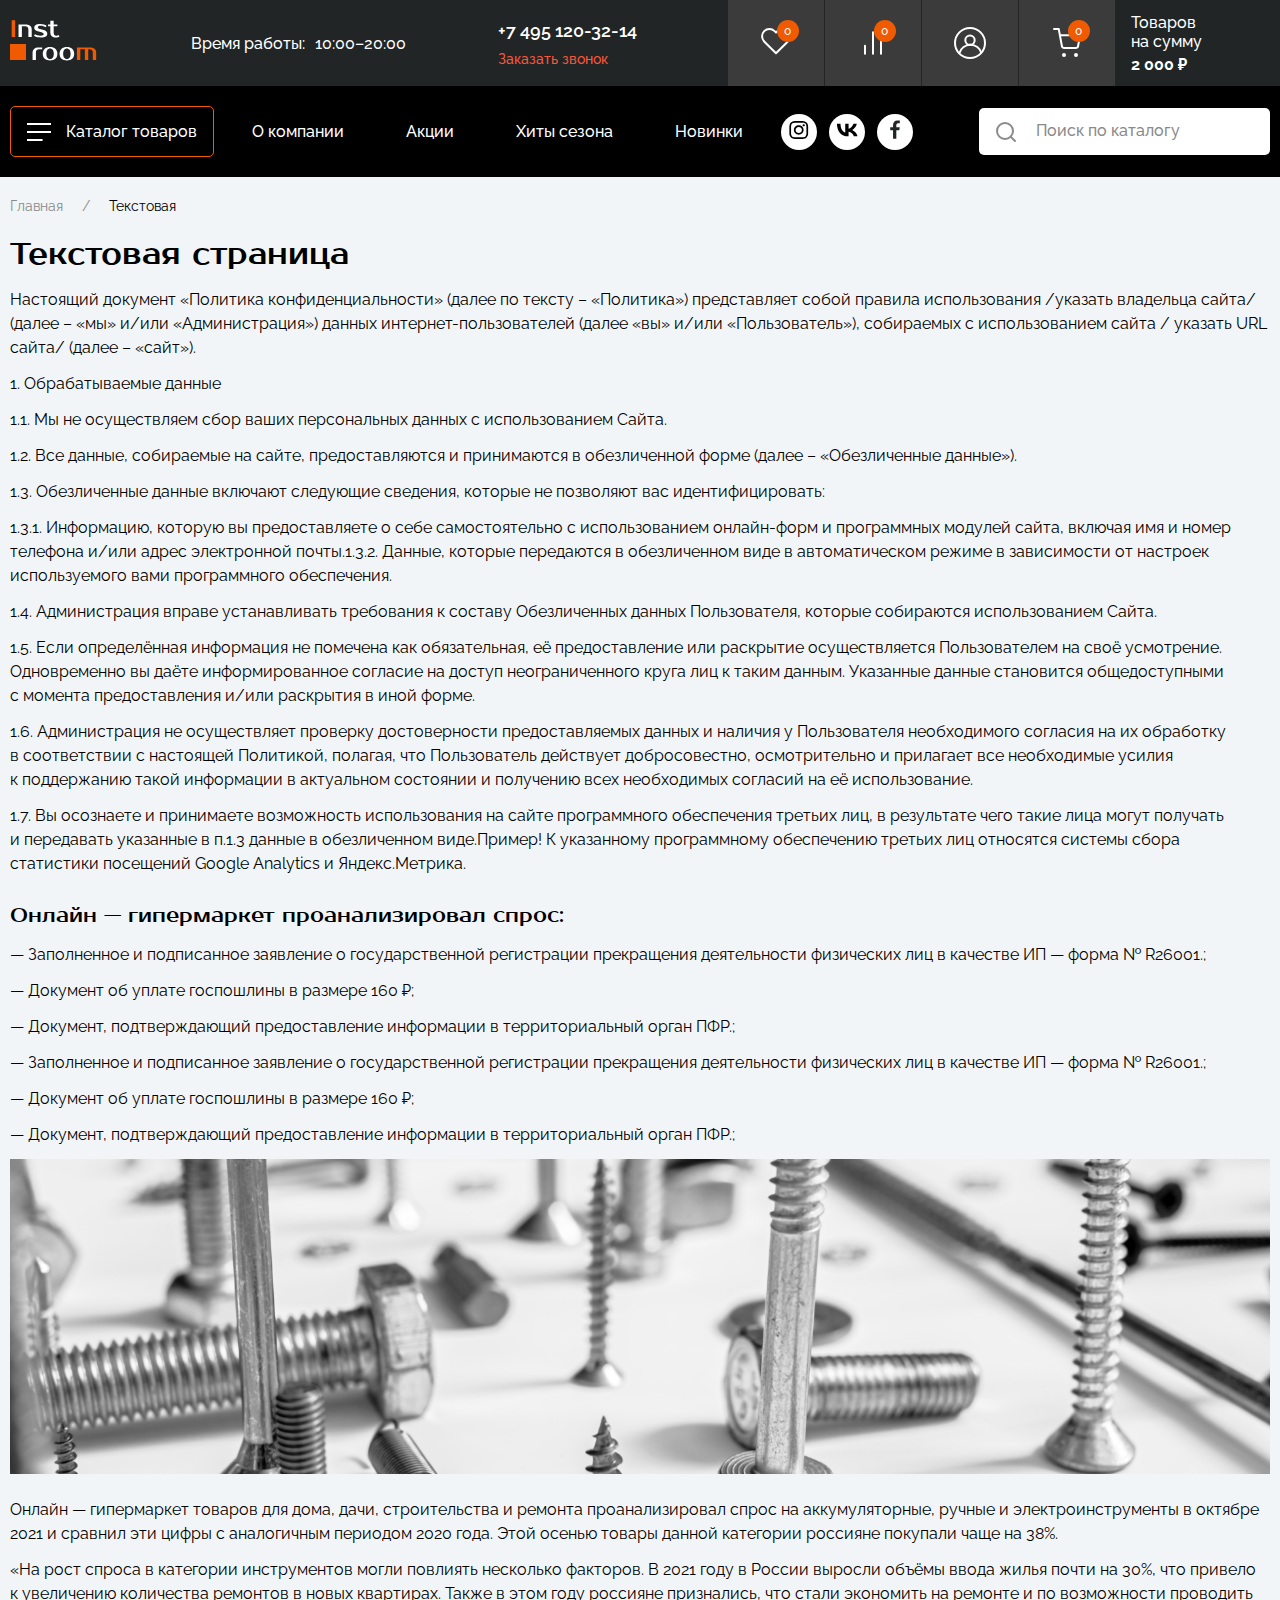
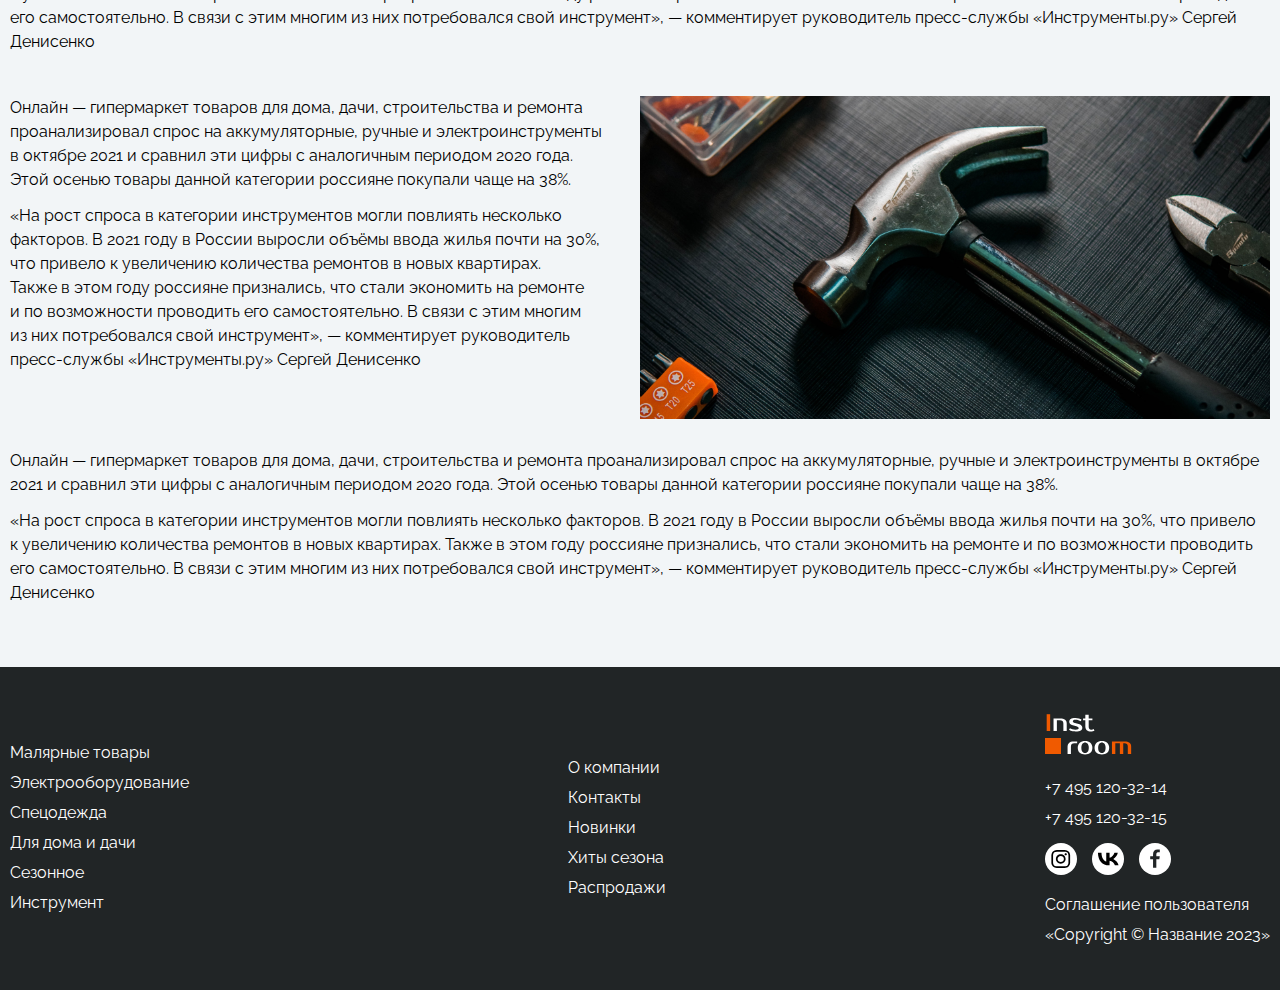
<file: pages/text/index.html>
<!DOCTYPE html>
<html lang="en">
  <head>
    <meta charset="UTF-8" />
    <meta name="viewport" content="width=device-width, initial-scale=1.0" />
    <title>text</title>
    <link rel="preconnect" href="https://fonts.googleapis.com" />
    <link rel="preconnect" href="https://fonts.gstatic.com" crossorigin />
    <link
      href="https://fonts.googleapis.com/css2?family=Raleway:ital,wght@0,100..900;1,100..900&display=swap"
      rel="stylesheet"
    />
    <link
      href="https://fonts.googleapis.com/css2?family=Prosto+One&family=Raleway:ital,wght@0,100..900;1,100..900&display=swap"
      rel="stylesheet"
    />
    <link rel="stylesheet" href="./style.css" />
  </head>
  <body>
    <header class="header">
      <div class="container">
        <div class="header__wrapper">
          <a href="../home/index.html">
            <img src="../../svgs/logo-img.svg" alt="logo-img" />
          </a>
          <div class="header__time-wrapper">
            <p class="header__time-text">Время работы:</p>
            <p class="header__time-text">10:00–20:00</p>
          </div>
          <div class="header__phone-wrapper">
            <a class="header__phone-number" href="#">+7 495 120-32-14</a>
            <a class="header__phone-text" href="#">Заказать звонок</a>
          </div>
          <div class="header__links-home">
            <div class="header__links-wrapper">
              <div class="header__links-heart header__links-bc">
                <a href="../favorites/index.html">
                  <img src="../../svgs/heart.svg" alt="heart-icon"
                /></a>
                <p class="header__links-heart-counter">0</p>
              </div>
              <div class="header__links-bar header__links-bc">
                <img src="../../svgs/bar-chart-2.svg" alt="chart-icon" />
                <p class="header__links-heart-counter">0</p>
              </div>
              <div
                class="header__links-person header__links-bc"
                id="person-icon"
                onclick="run()"
              >
                <img src="../../svgs/person-icon.svg" alt="person-icon" />
              </div>
              <div class="header__links-shop header__links-bc">
                <a href="../placing-an-order/index.html">
                  <img src="../../svgs/shopping-cart.svg" alt="shopping-icon" />
                </a>
                <p class="header__links-heart-counter">0</p>
              </div>
            </div>
            <div class="header__product-money-wrapper">
              <p class="header__product-text">Товаров на сумму</p>
              <span class="header__product-money">2 000 ₽</span>
            </div>
          </div>
        </div>
      </div>

      <nav class="nav">
        <div class="container">
          <div class="header__nav-wrapper">
            <div class="header__nav-button-wrapper">
              <a class="header__nav-bar-link" href="#">
                <img src="../../svgs/bar-chart.svg" alt="chart-icon" />
                Каталог товаров
              </a>
            </div>
            <div class="menu__bar-wrapper">
              <div class="menyu__bar">
                <div class="menyu__bar-items menyu__bar-items-bc">
                  <p class="menyu__bar-items-text"></p>
                </div>

                <div class="menyu__bar-items">
                  <p class="menyu__bar-items-text">Малярные товары</p>
                  <img src="../../svgs/Vector.svg" alt="chart" />
                </div>
                <div class="line"></div>
                <div class="menyu__bar-items">
                  <p class="menyu__bar-items-text">Электроинструмент</p>
                  <img src="../../svgs/Vector.svg" alt="chart" />
                </div>
                <div class="line"></div>
                <div class="menyu__bar-items">
                  <p class="menyu__bar-items-text">Спецодежда</p>
                  <img src="../../svgs/Vector.svg" alt="chart" />
                </div>
                <div class="line"></div>
                <div class="menyu__bar-items">
                  <p class="menyu__bar-items-text">Сезонное</p>
                  <img src="../../svgs/Vector.svg" alt="chart" />
                </div>
                <div class="line"></div>
                <div class="menyu__bar-items">
                  <p class="menyu__bar-items-text">Для дома и дачи</p>
                  <img src="../../svgs/Vector.svg" alt="chart" />
                </div>
                <div class="line"></div>
                <div class="menyu__bar-items">
                  <p class="menyu__bar-items-text">Инструменты</p>
                  <img src="../../svgs/Vector.svg" alt="chart" />
                </div>
                <div class="line"></div>
              </div>
              <div class="menyu__bar-link-home">
                <div class="menyu__bar-link-text-wrapper">
                  <a class="menyu__bar-link" href="#"
                    >Садово огородный инвентарь</a
                  >
                  <a class="menyu__bar-link" href="#">Поливочный инвентарь</a>
                  <a class="menyu__bar-link" href="#">Поликарбонат</a>
                  <a class="menyu__bar-link" href="#">Грунт</a>
                  <a class="menyu__bar-link" href="#">Насосы</a>
                  <a class="menyu__bar-link" href="#">Сетка Рабица</a>
                  <a class="menyu__bar-link" href="#"
                    >Летний душ, умывальники, рукомойники</a
                  >
                  <a class="menyu__bar-link" href="#"
                    >Побелка, краска садовая</a
                  >
                  <a class="menyu__bar-link" href="#">Садовый декор</a>
                  <a class="menyu__bar-link" href="#">Товары для отдыха</a>
                  <a class="menyu__bar-link" href="#">
                    Печное литьё и аксессуары</a
                  >
                </div>
                <div class="menyu__bar-link-text-wrapper">
                  <a class="menyu__bar-link" href="#"
                    >Садово огородный инвентарь</a
                  >
                  <a class="menyu__bar-link" href="#">Поливочный инвентарь</a>
                  <a class="menyu__bar-link" href="#">Поликарбонат</a>
                  <a class="menyu__bar-link" href="#">Грунт</a>
                  <a class="menyu__bar-link" href="#">Насосы</a>
                  <a class="menyu__bar-link" href="#">Сетка Рабица</a>
                  <a class="menyu__bar-link" href="#"
                    >Летний душ, умывальники, рукомойники</a
                  >
                  <a class="menyu__bar-link" href="#"
                    >Побелка, краска садовая</a
                  >
                  <a class="menyu__bar-link" href="#">Садовый декор</a>
                  <a class="menyu__bar-link" href="#">Товары для отдыха</a>
                  <a class="menyu__bar-link" href="#"
                    >Печное литьё и аксессуары</a
                  >
                </div>
              </div>
            </div>

            <div class="header__nav-links-wrapper">
              <ul class="header__nav-links-list-wrapper">
                <li>
                  <a class="header__nav-link" href="../Feature Brend/index.html"
                    >О компании</a
                  >
                </li>
                <li><a class="header__nav-link" href="#">Акции</a></li>
                <li><a class="header__nav-link" href="#">Хиты сезона</a></li>
                <li>
                  <a class="header__nav-link" href="../new-detail/index.html">
                    Новинки
                  </a>
                </li>
              </ul>
            </div>
            <div class="header__web-wrappepr">
              <div class="header__web-home">
                <div class="header__nav-web-icon-wrapper">
                  <a href="https://www.instagram.com/elyor.developer02/"
                    ><img
                      class="header__nav-icon header__nav-icon"
                      src="../../svgs/instagram.svg"
                      alt="instagram-icon"
                  /></a>
                </div>
                <div class="header__nav-web-icon-wrapper">
                  <a href="https://vk.com/">
                    <img
                      class="header__nav-icon header__nav-icon"
                      src="../../svgs/vk.svg"
                      alt="vk-icon"
                    />
                  </a>
                </div>
                <div class="header__nav-web-icon-wrapper">
                  <a href="https://www.facebook.com/">
                    <img
                      class="header__nav-icon header__nav-icon"
                      src="../../svgs/facebook.svg"
                      alt="facebook icon "
                    />
                  </a>
                </div>
              </div>
              <div class="header__nav-serch-wrapprer">
                <img src="../../svgs/search-icon.svg" alt="search-icon" />
                <input
                  class="header__nav-serch-input"
                  type="search"
                  placeholder="Поиск по каталогу"
                />
              </div>
            </div>
          </div>
        </div>
      </nav>
      <div id="header__sign-up-wrapper">
        <div class="header__sign-home">
          <form class="form">
            <h1 class="header__sign-up-title">Регистрация</h1>
            <div class="header__login">
              <label for="lastname">Фамилия</label>
              <input type="text" id="lastname" />
            </div>
            <div class="header__login">
              <label for="name">Имя</label> <input type="text" id="name" />
            </div>
            <div class="header__login">
              <label for="tel">Телефон</label>
              <input type="tel" placeholder="+7" id="tel" />
            </div>
            <div class="header__login">
              <label for="email">Электронная почта</label>
              <input type="email" id="email" />
            </div>
            <div class="header__login">
              <label for="password">Пароль</label>
              <input type="password" id="password" />
            </div>
            <div class="header__login">
              <label for="repietPassword">Подтвердите пароль</label>
              <input type="password" id="repietPassword" />
            </div>
            <input
              class="header__form-submit"
              type="submit"
              value="РЕГИСТРАЦИЯ"
            />

            <p class="header__sign-up-text">
              <span class="header__sign-up-text-bc">
                Нажимая на кнопку вы соглашаетесь
              </span>
              на обработку ваших персональных данных
            </p>
            <img
              class="header__form-cross"
              id="cross"
              src="../../svgs/cross-icon.svg"
              alt="cross-icon"
              onclick="closeModal()"
            />
          </form>
        </div>
      </div>
    </header>

    <section class="main">
      <div class="container">
        <div class="main-links">
          <a href="">Главная </a>
          <a href="">/</a>
          <a href="" style="color: black">Текстовая</a>
        </div>
        <div class="main-text">
          <h1>Текстовая страница</h1>
          <p>
            Настоящий документ «Политика конфиденциальности» (далее по тексту –
            «Политика») представляет собой правила использования /указать
            владельца сайта/ (далее – «мы» и/или «Администрация») данных
            интернет-пользователей (далее «вы» и/или «Пользователь»), собираемых
            с использованием сайта / указать URL сайта/ (далее – «сайт»).
          </p>
          <p>1. Обрабатываемые данные</p>
          <p>
            1.1. Мы не осуществляем сбор ваших персональных данных
            с использованием Сайта.
          </p>
          <p>
            1.2. Все данные, собираемые на сайте, предоставляются и принимаются
            в обезличенной форме (далее – «Обезличенные данные»).
          </p>
          <p>
            1.3. Обезличенные данные включают следующие сведения, которые
            не позволяют вас идентифицировать:
          </p>
          <p>
            1.3.1. Информацию, которую вы предоставляете о себе самостоятельно
            с использованием онлайн-форм и программных модулей сайта, включая
            имя и номер телефона и/или адрес электронной почты.1.3.2. Данные,
            которые передаются в обезличенном виде в автоматическом режиме
            в зависимости от настроек используемого вами программного
            обеспечения.
          </p>
          <p>
            1.4. Администрация вправе устанавливать требования к составу
            Обезличенных данных Пользователя, которые собираются использованием
            Сайта.
          </p>
          <p>
            1.5. Если определённая информация не помечена как обязательная,
            её предоставление или раскрытие осуществляется Пользователем на своё
            усмотрение. Одновременно вы даёте информированное согласие на доступ
            неограниченного круга лиц к таким данным. Указанные данные
            становится общедоступными с момента предоставления и/или раскрытия
            в иной форме.
          </p>
          <p>
            1.6. Администрация не осуществляет проверку достоверности
            предоставляемых данных и наличия у Пользователя необходимого
            согласия на их обработку в соответствии с настоящей Политикой,
            полагая, что Пользователь действует добросовестно, осмотрительно
            и прилагает все необходимые усилия к поддержанию такой информации
            в актуальном состоянии и получению всех необходимых согласий
            на её использование.
          </p>
          <p>
            1.7. Вы осознаете и принимаете возможность использования на сайте
            программного обеспечения третьих лиц, в результате чего такие лица
            могут получать и передавать указанные в п.1.3 данные в обезличенном
            виде.Пример! К указанному программному обеспечению третьих
            лиц относятся системы сбора статистики посещений Google Analytics
            и Яндекс.Метрика.
          </p>

          <h2>Онлайн — гипермаркет проанализировал спрос:</h2>
          <p>
            — Заполненное и подписанное заявление о государственной регистрации
            прекращения деятельности физических лиц в качестве ИП — форма
            № R26001.;
          </p>
          <p>— Документ об уплате госпошлины в размере 160 ₽;</p>
          <p>
            — Документ, подтверждающий предоставление информации
            в территориальный орган ПФР.;
          </p>
          <p>
            — Заполненное и подписанное заявление о государственной регистрации
            прекращения деятельности физических лиц в качестве ИП — форма
            № R26001.;
          </p>
          <p>— Документ об уплате госпошлины в размере 160 ₽;</p>
          <p>
            — Документ, подтверждающий предоставление информации
            в территориальный орган ПФР.;
          </p>
          <img
            class="main-bolt-img"
            src="./images/bolt-img.png"
            alt="bolt-img"
          />
          <p>
            Онлайн — гипермаркет товаров для дома, дачи, строительства и ремонта
            проанализировал спрос на аккумуляторные, ручные и электроинструменты
            в октябре 2021 и сравнил эти цифры с аналогичным периодом 2020 года.
            Этой осенью товары данной категории россияне покупали чаще на 38%.
          </p>
          <p>
            «На рост спроса в категории инструментов могли повлиять несколько
            факторов. В 2021 году в России выросли объёмы ввода жилья почти
            на 30%, что привело к увеличению количества ремонтов в новых
            квартирах. Также в этом году россияне признались, что стали
            экономить на ремонте и по возможности проводить его самостоятельно.
            В связи с этим многим из них потребовался свой инструмент», —
            комментирует руководитель пресс-службы «Инструменты.ру» Сергей
            Денисенко
          </p>
          <div class="text-img-wrapper">
            <div>
              <p>
                Онлайн — гипермаркет товаров для дома, дачи, строительства
                и ремонта проанализировал спрос на аккумуляторные, ручные
                и электроинструменты в октябре 2021 и сравнил эти цифры
                с аналогичным периодом 2020 года. Этой осенью товары данной
                категории россияне покупали чаще на 38%.
              </p>
              <p>
                «На рост спроса в категории инструментов могли повлиять
                несколько факторов. В 2021 году в России выросли объёмы ввода
                жилья почти на 30%, что привело к увеличению количества ремонтов
                в новых квартирах. Также в этом году россияне признались,
                что стали экономить на ремонте и по возможности проводить
                его самостоятельно. В связи с этим многим из них потребовался
                свой инструмент», — комментирует руководитель пресс-службы
                «Инструменты.ру» Сергей Денисенко
              </p>
            </div>
            <img src="./images/hammer-img.png" alt="hammer-img" />
          </div>
          <p>
            Онлайн — гипермаркет товаров для дома, дачи, строительства и ремонта
            проанализировал спрос на аккумуляторные, ручные и электроинструменты
            в октябре 2021 и сравнил эти цифры с аналогичным периодом 2020 года.
            Этой осенью товары данной категории россияне покупали чаще на 38%.
          </p>
          <p>
            «На рост спроса в категории инструментов могли повлиять несколько
            факторов. В 2021 году в России выросли объёмы ввода жилья почти
            на 30%, что привело к увеличению количества ремонтов в новых
            квартирах. Также в этом году россияне признались, что стали
            экономить на ремонте и по возможности проводить его самостоятельно.
            В связи с этим многим из них потребовался свой инструмент», —
            комментирует руководитель пресс-службы «Инструменты.ру» Сергей
            Денисенко
          </p>
        </div>
      </div>
    </section>

    <footer>
      <div class="container">
        <div class="footer__wrapper">
          <ul>
            <img
              class="footer__hidden-logo"
              src="../../svgs/logo-img.svg"
              alt="logo"
            />
            <li>
              <a href="#">Малярные товары</a>
            </li>
            <li>
              <a href="#">Электрооборудование</a>
            </li>
            <li>
              <a href="#">Спецодежда</a>
            </li>
            <li>
              <a href="#">Для дома и дачи</a>
            </li>
            <li>
              <a href="#">Сезонное</a>
            </li>
            <li>
              <a href="#">Инструмент</a>
            </li>
          </ul>
          <ul>
            <li>
              <a href="#">О компании</a>
            </li>
            <li>
              <a href="#">Контакты</a>
            </li>
            <li>
              <a href="#">Новинки</a>
            </li>
            <li>
              <a href="#">Хиты сезона</a>
            </li>
            <li>
              <a href="#">Распродажи</a>
            </li>
          </ul>
          <div class="div-contacts">
            <img
              class="footer__logo"
              src="../../svgs/logo-img.svg"
              alt="logo"
            />
            <ul>
              <li>+7 495 120-32-14</li>
              <li>+7 495 120-32-15</li>
            </ul>
            <div>
              <ul class="sotial-media-contener">
                <li>
                  <a href="#"
                    ><img src="../../svgs/instagram.svg" alt="instagram-logo"
                  /></a>
                </li>
                <li>
                  <a href="#"><img src="../../svgs/vk.svg" alt="vk-logo" /></a>
                </li>
                <li>
                  <a href="#"
                    ><img src="../../svgs/facebook.svg" alt="facebook-logo"
                  /></a>
                </li>
              </ul>
              <ul>
                <li><a href="#">Соглашение пользователя</a></li>
                <li>«Copyright © Название 2023»</li>
              </ul>
            </div>
          </div>
        </div>
      </div>
    </footer>

    <script>
      var signUp = document.getElementById("header__sign-up-wrapper");
      var iconOnchange = document.getElementById("person-icon");
      var cross = document.getElementById("cross");

      function run() {
        signUp.id = "header__sign-up-wrapper-visible";
      }

      function closeModal() {
        signUp.id = "header__sign-up-wrapper";
      }
    </script>
  </body>
</html>
</file>
<file: pages/catalog/css/style.css>
* {
  box-sizing: border-box;
  margin: 0;
  padding: 0;
}

a {
  text-decoration: none;
}

li {
  list-style: none;
}

.container {
  max-width: 1320px;
  width: 100%;
  margin: 0 auto;
  padding: 0 10px;
}

.header {
  width: 100%;
  background-color: #212526;
}

.nav {
  background-color: #000000;
}

.header__wrapper {
  width: 100%;
  display: flex;
  align-items: center;
  justify-content: space-between;
  gap: 8px;
}

.header__time-wrapper {
  display: flex;
  gap: 10px;
}

.header__time-text {
  font-family: Raleway;
  font-weight: 500;
  font-size: 16px;
  color: #ffffff;
}

.header__phone-wrapper {
  display: flex;
  flex-direction: column;
  gap: 10px;
}

.header__phone-number {
  font-family: Raleway;
  font-weight: 600;
  font-size: 18px;
  color: #ffffff;
}

.header__phone-text {
  font-family: Raleway;
  font-weight: 500;
  font-size: 14px;
  color: #fc573b;
}

.header__links-home {
  display: flex;
  align-items: center;
  gap: 16px;
}

.header__links-wrapper {
  display: flex;
  gap: 1px;
}

.header__links-bc {
  padding: 25px 32px;
  background-color: #3b3b3b;
  display: flex;
  align-items: center;
  justify-content: center;
  position: relative;
  cursor: pointer;
}

.header__links-bc:hover {
  background-color: #f05a00;
}
.header__links-bc:hover .header__links-heart-counter {
  background-color: #ffffff;
  color: #000;
}

.header__links-heart-counter {
  width: 22px;
  height: 22px;
  border-radius: 50%;
  background-color: #f05a00;
  position: absolute;
  top: 20px;
  right: 25px;
  display: flex;
  align-items: center;
  justify-content: center;
  font-family: Raleway;
  font-weight: 500;
  font-size: 12px;
  color: #ffffff;
}

.header__product-money-wrapper {
  max-width: 139px;
  width: 100%;
  display: flex;
  flex-direction: column;
  gap: 4px;
}

.header__product-text,
.header__product-money {
  font-family: Raleway;
  font-weight: 500;
  font-size: 16px;
  color: #ffffff;
}

.header__product-money {
  font-weight: 700;
}

.header__nav-wrapper {
  display: flex;
  justify-content: space-between;
  align-items: center;
  padding: 20px 0;
  position: relative;
}

.header__nav-button-wrapper {
  border: 1px solid #f05a00;
  padding: 15px 16px 15px 16px;
  border-radius: 5px;
  cursor: pointer;
  position: relative;
  z-index: 9999;
}

.header__nav-button-wrapper:hover ~ .menu__bar-wrapper .menyu__bar {
  display: block;
}

.menyu__bar:hover {
  display: block;
}

.menyu__bar-link-home:hover {
  display: block;
}

.menyu__bar-link-home:hover + .menyu__bar {
  display: block;
}

.line {
  width: 100%;
  border: 1px solid #f2f5f7;
}

.menu__bar-wrapper {
  width: 100%;
  position: absolute;
  top: 42px;
}
.menu__bar-wrapper:hover .menyu__bar-link-home {
  display: flex;
}
.menu__bar-wrapper:hover .menyu__bar {
  display: block;
}

.menyu__bar {
  max-width: 310px;
  width: 100%;
  background-color: #fff;
  position: relative;
  z-index: 9;
  box-shadow: 0 0 10px rgb(0, 0, 0);
  display: none;
}

.menyu__bar-items-bc {
  background-color: #000000;
  position: relative;
  z-index: 888;
}

.menyu__bar-items {
  display: flex;
  align-items: center;
  justify-content: space-between;
  padding: 24px;
}

.menyu__bar-items:hover {
  background-color: #212526;
  color: #fff;
}

.menyu__bar-items-bc:hover {
  background-color: #000000;
}

.menyu__bar-link-home {
  max-width: 900px;
  width: 100%;
  background-color: white;
  display: flex;
  padding: 32px 52px;
  position: absolute;
  gap: 94px;
  top: 48px;
  left: 311px;
  z-index: 10;
  box-shadow: 0px 20px 50px 0px rgba(0, 0, 0, 0.1019607843);
  display: none;
}

.menyu__bar-link-text-wrapper {
  display: flex;
  flex-direction: column;
  align-items: flex-start;
  gap: 20px;
}

.menyu__bar-link {
  font-family: Raleway;
  font-weight: 500;
  font-size: 16px;
  color: #000000;
}

.menyu__bar-link:hover {
  color: #f05a00;
}

.header__nav-bar-link {
  display: flex;
  align-items: center;
  gap: 15px;
  font-family: Raleway;
  font-weight: 500;
  font-size: 16px;
  color: #ffffff;
}

.header__nav-links-list-wrapper {
  display: flex;
  align-items: center;
  gap: 60px;
}

.header__nav-link {
  border: 1px solid transparent;
  border-radius: 5px;
  position: relative;
  z-index: 777;
  font-family: Raleway;
  font-weight: 500;
  font-size: 16px;
  color: #ffffff;
}

.header__web-wrappepr {
  display: flex;
  align-items: center;
  gap: 66px;
}

.header__web-home {
  display: flex;
  align-items: center;
  gap: 12px;
}

.header__nav-web-icon-wrapper {
  width: 36px;
  height: 36px;
  background-color: #ffffff;
  display: flex;
  align-items: center;
  justify-content: center;
  border-radius: 50%;
}

.header__nav-serch-wrapprer {
  position: relative;
}
.header__nav-serch-wrapprer img {
  position: absolute;
  top: 12px;
  left: 15px;
}

.header__nav-serch-input {
  padding: 16px 57px;
  border-radius: 5px;
  border: none;
  outline: none;
}

::placeholder {
  font-family: Raleway;
  font-weight: 500;
  font-size: 16px;
  color: #8a8a8a;
}

#header__sign-up-wrapper {
  display: none;
}

#header__sign-up-wrapper-visible {
  width: 100%;
  height: 100vh;
  background-color: rgba(0, 0, 0, 0.5882352941);
  position: fixed;
  left: 0;
  top: 0;
  display: flex;
  align-items: center;
  justify-content: center;
  z-index: 99999;
}

.header__sign-home {
  max-width: 622px;
  width: 100%;
  background-color: #ffffff;
  border-radius: 15px;
  position: relative;
}

.form {
  max-width: 310px;
  width: 100%;
  margin: 0 auto;
  padding: 60px 0;
}

.header__sign-up-title {
  text-align: center;
  font-family: Prosto One;
  font-weight: 400;
  font-size: 20px;
  color: #000;
}

.header__login {
  display: flex;
  flex-direction: column;
  gap: 10px;
}
.header__login input {
  border: none;
  border-bottom: 1px solid #dedbdb;
  outline: none;
  font-family: Prosto One;
  font-weight: 400;
  font-size: 13px;
  color: #000;
}
.header__login label {
  font-family: Prosto One;
  font-weight: 400;
  font-size: 14px;
  color: #a0a2a2;
  padding: 25px 0 0 0;
}

.header__form-submit {
  width: 100%;
  padding: 15px 0;
  border: none;
  background-color: #212526;
  border-radius: 5px;
  margin: 32px 0 12px 0;
  font-family: Raleway;
  font-weight: 500;
  font-size: 16px;
  color: #fff;
  cursor: pointer;
}

.header__form-submit:active {
  transform: scale(0.98);
}

.header__sign-up-text {
  font-family: Raleway;
  font-weight: 400;
  font-size: 12px;
  color: #000;
  line-height: 16px;
}

.header__sign-up-text-bc {
  color: #8a8a8a;
}

.header__form-cross {
  border-radius: 50%;
  position: absolute;
  top: 50px;
  right: 50px;
  cursor: pointer;
  border: 1px solid transparent;
}

.header__form-cross:hover {
  border-color: #a4a4a4;
}

h1 {
  font-family: Prosto One;
  font-size: 40px;
  font-weight: 400;
  line-height: 48px;
  text-align: left;
}

body {
  background: whitesmoke;
}

section {
  width: 1300px;
  border-radius: 5px;
  margin: 0 auto;
}
section ul {
  display: grid;
  grid-template-columns: auto auto auto;
  gap: 2px;
}
section ul li {
  background: white;
  border-radius: 5px;
}
section ul li a {
  display: flex;
  justify-content: center;
  align-items: center;
  border: 1px solid transparent;
  width: 432px;
  height: 64px;
  color: black;
  font-family: Raleway;
  font-size: 18px;
  font-weight: 500;
  line-height: 20px;
  text-align: left;
}
section ul li:hover {
  background: #f05a00;
}
section ul li:hover a {
  color: white;
}

.cartCatologs {
  width: 310px;
  margin: 50px 0 30px;
  border-radius: 5px;
  display: grid;
  grid-template-rows: auto auto;
  background: whitesmoke;
}
.cartCatologs img {
  width: 200px;
  height: 200px;
  margin: 50px auto 0;
}
.cartCatologs a {
  display: flex;
  justify-content: center;
  align-items: center;
  width: 310px;
  height: 60px;
  border: 1px solid black;
  border-radius: 0px 0px 5px 5px;
  font-family: Raleway;
  background: #212526;
  color: white;
}
.cartCatologs a:hover {
  background: #f05a00;
  color: white;
}

.contanerCart {
  border-radius: 5px 5px 0px 0px;
  background: white;
  margin-top: 4px;
}
.contanerCart .contanerCartCatalog {
  margin: 0 auto;
  max-width: 970px;
  border: 1px 0px 0px 0px;
  display: flex;
  flex-wrap: wrap;
  gap: 15px;
}

.refreshBranch {
  width: 960px;
  height: 60px;
  border-radius: 5px;
  border: 1px solid black;
  display: flex;
  justify-content: center;
  align-items: center;
  gap: 10px;
}
.refreshBranch button {
  border: none;
  background: transparent;
}
.refreshBranch p {
  font-family: Raleway;
  font-size: 16px;
  font-weight: 500;
  line-height: 20px;
}

.toNextToBack {
  width: 183px;
  height: 32px;
  margin: 0 auto;
  text-align: center;
}
.toNextToBack p {
  display: flex;
  justify-content: space-around;
}

mark {
  background: #f05a00;
  padding: 4px 3px 4px 8px;
  border-radius: 10px;
}

footer {
  background: #212526;
}

.footer__wrapper {
  padding: 40px 0;
  display: flex;
  color: #ffffff;
  justify-content: space-between;
  align-items: center;
}
.footer__wrapper ul {
  font-family: Raleway;
  font-size: 16px;
  font-weight: 400;
  line-height: 30px;
  text-align: left;
}
.footer__wrapper a {
  color: #ffffff;
}
.footer__wrapper li {
  list-style: none;
}

.sotial-media-contener {
  display: flex;
  gap: 15px;
  margin-bottom: 15px;
}
.sotial-media-contener li {
  display: flex;
  justify-content: center;
  align-items: center;
  width: 32px;
  height: 32px;
  background: white;
  border-radius: 100px;
}
.sotial-media-contener li img {
  margin-top: 10px;
}

.div-contacts {
  display: grid;
  grid-template-rows: auto auto auto;
  gap: 10px;
}

.footer__hidden-logo {
  display: none;
}

@media (max-width: 1200px) {
  .header__nav-links-wrapper {
    display: none;
  }
}
@media (max-width: 1030px) {
  .header__time-wrapper {
    display: none;
  }
}
@media (max-width: 850px) {
  .header__phone-wrapper, .header__product-money-wrapper {
    display: none;
  }
}
@media (max-width: 700px) {
  .header__web-home, .header__nav-serch-wrapprer {
    display: none;
  }
  .footer__hidden-logo {
    display: block;
  }
  .footer__wrapper {
    flex-wrap: wrap;
    justify-content: flex-start;
    gap: 80px;
  }
  .footer__logo {
    display: none;
  }
}
@media (max-width: 550px) {
  .header__links-bc {
    padding: 20px 10px;
  }
  .header__links-heart-counter {
    top: 15px;
    left: 30px;
  }
}
@media (max-width: 400px) {
  .footer__wrapper {
    justify-content: center;
  }
}

/*# sourceMappingURL=style.css.map */
</file>
<file: pages/compration/css/sacss.css>
* {
  box-sizing: border-box;
  margin: 0;
  padding: 0;
}

body {
  margin: 0px;
}

a {
  text-decoration: none;
}

.container {
  max-width: 1320px;
  width: 100%;
  margin: 0 auto;
  padding: 0 10px;
}

h1,
h2,
h3,
h4,
h5,
h6 {
  margin: 0px;
  padding: 0px;
  color: #ffffff;
  font-family: "Prosto One" sans-serif;
}

p {
  margin: 0px;
  padding: 0px;
  color: #ffffff;
}

span {
  color: #ffffff;
}

.sections_wrappers-all {
  background: rgb(33, 37, 38);
}

.crumbs {
  display: flex;
  align-items: center;
  justify-content: flex-start;
  gap: 10px;
  padding: 24px 0px 32px;
}

.crumbs-title {
  font-family: "Raleway", sans-serif;
  font-weight: 400;
  font-size: 14px;
  line-height: 16px;
}

.crumbs_title {
  color: #d9d7d7;
}

.comparison-wrapper {
  display: flex;
  align-items: center;
  justify-content: space-between;
  font-family: "Prosto One" sans-serif;
  font-weight: 400;
  font-size: 40px;
  line-height: 48px;
  padding-bottom: 32px;
}

.sections_wrappers {
  display: flex;
  align-items: center;
  justify-content: center;
  overflow-x: hidden;
  gap: 2px;
  padding-bottom: 22px;
}

.button-click {
  width: 239px;
  border-radius: 5px;
  padding: 22px 40px;
  background: #3b3b3b;
  border: none;
}

.button-link {
  font-family: "Raleway", sans-serif;
  font-weight: 400;
  font-size: 18px;
  line-height: 20px;
  color: white;
}

.ittiem {
  background: #f05a00;
}

.ittiem1 {
  width: 281px;
}

.ittiem2 {
  width: 132px;
}

.ittiem3 {
  width: 208px;
}

.ittiem4 {
  width: 130px;
}

.ittiem5 {
  width: 147px;
}

.ittiem6 {
  width: 151px;
}

.differences-wrapper {
  display: flex;
  align-items: center;
  justify-content: space-between;
  padding: 10px 0px;
}

.differences {
  align-self: flex-start;
}

.differences-text {
  font-family: "Raleway", sans-serif;
  font-weight: 500;
  font-size: 16px;
  line-height: 20px;
  color: #f05a00;
}

.goods-itiems {
  background: #3b3b3b;
  width: 200px;
  border-radius: 5px;
  padding: 10px;
}

.goods-itiem-shopping-card {
  display: flex;
  align-items: center;
  justify-content: space-between;
}

.goods-img {
  background: #3b3b3b;
}

/*# sourceMappingURL=sacss.css.map */
</file>
<file: pages/favorites/style.css>
* {
  box-sizing: border-box;
  margin: 0;
  padding: 0;
}

a {
  text-decoration: none;
}

li {
  list-style: none;
}

.container {
  max-width: 1320px;
  width: 100%;
  margin: 0 auto;
  padding: 0 10px;
}

.header {
  width: 100%;
  background-color: #212526;
}

.nav {
  background-color: #000000;
}

.header__wrapper {
  width: 100%;
  display: flex;
  align-items: center;
  justify-content: space-between;
  gap: 8px;
}

.header__time-wrapper {
  display: flex;
  gap: 10px;
}

.header__time-text {
  font-family: Raleway;
  font-weight: 500;
  font-size: 16px;
  color: #ffffff;
}

.header__phone-wrapper {
  display: flex;
  flex-direction: column;
  gap: 10px;
}

.header__phone-number {
  font-family: Raleway;
  font-weight: 600;
  font-size: 18px;
  color: #ffffff;
}

.header__phone-text {
  font-family: Raleway;
  font-weight: 500;
  font-size: 14px;
  color: #fc573b;
}

.header__links-home {
  display: flex;
  align-items: center;
  gap: 16px;
}

.header__links-wrapper {
  display: flex;
  gap: 1px;
}

.header__links-bc {
  padding: 25px 32px;
  background-color: #3b3b3b;
  display: flex;
  align-items: center;
  justify-content: center;
  position: relative;
  cursor: pointer;
}

.header__links-bc:hover {
  background-color: #f05a00;
}
.header__links-bc:hover .header__links-heart-counter {
  background-color: #ffffff;
  color: #000;
}

.header__links-heart-counter {
  width: 22px;
  height: 22px;
  border-radius: 50%;
  background-color: #f05a00;
  position: absolute;
  top: 20px;
  right: 25px;
  display: flex;
  align-items: center;
  justify-content: center;
  font-family: Raleway;
  font-weight: 500;
  font-size: 12px;
  color: #ffffff;
}

.header__product-money-wrapper {
  max-width: 139px;
  width: 100%;
  display: flex;
  flex-direction: column;
  gap: 4px;
}

.header__product-text,
.header__product-money {
  font-family: Raleway;
  font-weight: 500;
  font-size: 16px;
  color: #ffffff;
}

.header__product-money {
  font-weight: 700;
}

.header__nav-wrapper {
  display: flex;
  justify-content: space-between;
  align-items: center;
  padding: 20px 0;
  position: relative;
}

.header__nav-button-wrapper {
  border: 1px solid #f05a00;
  padding: 15px 16px 15px 16px;
  border-radius: 5px;
  cursor: pointer;
  position: relative;
  z-index: 9999;
}

.header__nav-button-wrapper:hover ~ .menu__bar-wrapper .menyu__bar {
  display: block;
}

.menyu__bar:hover {
  display: block;
}

.menyu__bar-link-home:hover {
  display: block;
}

.menyu__bar-link-home:hover + .menyu__bar {
  display: block;
}

.line {
  width: 100%;
  border: 1px solid #f2f5f7;
}

.menu__bar-wrapper {
  width: 100%;
  position: absolute;
  top: 42px;
}
.menu__bar-wrapper:hover .menyu__bar-link-home {
  display: flex;
}
.menu__bar-wrapper:hover .menyu__bar {
  display: block;
}

.menyu__bar {
  max-width: 310px;
  width: 100%;
  background-color: #fff;
  position: relative;
  z-index: 9;
  box-shadow: 0 0 10px rgb(0, 0, 0);
  display: none;
}

.menyu__bar-items-bc {
  background-color: #000000;
  position: relative;
  z-index: 888;
}

.menyu__bar-items {
  display: flex;
  align-items: center;
  justify-content: space-between;
  padding: 24px;
}

.menyu__bar-items:hover {
  background-color: #212526;
  color: #fff;
}

.menyu__bar-items-bc:hover {
  background-color: #000000;
}

.menyu__bar-link-home {
  max-width: 900px;
  background-color: white;
  display: flex;
  padding: 32px 52px;
  position: absolute;
  gap: 94px;
  top: 48px;
  left: 311px;
  z-index: 10;
  box-shadow: 0px 20px 50px 0px rgba(0, 0, 0, 0.1019607843);
  display: none;
}

.menyu__bar-link-text-wrapper {
  display: flex;
  flex-direction: column;
  align-items: flex-start;
  gap: 20px;
}

.menyu__bar-link {
  font-family: Raleway;
  font-weight: 500;
  font-size: 16px;
  color: #000000;
}

.menyu__bar-link:hover {
  color: #f05a00;
}

.header__nav-bar-link {
  display: flex;
  align-items: center;
  gap: 15px;
  font-family: Raleway;
  font-weight: 500;
  font-size: 16px;
  color: #ffffff;
}

.header__nav-links-list-wrapper {
  display: flex;
  align-items: center;
  gap: 60px;
}

.header__nav-link {
  border: 1px solid transparent;
  border-radius: 5px;
  position: relative;
  z-index: 777;
  font-family: Raleway;
  font-weight: 500;
  font-size: 16px;
  color: #ffffff;
}

.header__web-wrappepr {
  display: flex;
  align-items: center;
  gap: 66px;
}

.header__web-home {
  display: flex;
  align-items: center;
  gap: 12px;
}

.header__nav-web-icon-wrapper {
  width: 36px;
  height: 36px;
  background-color: #ffffff;
  display: flex;
  align-items: center;
  justify-content: center;
  border-radius: 50%;
}

.header__nav-serch-wrapprer {
  position: relative;
}
.header__nav-serch-wrapprer img {
  position: absolute;
  top: 12px;
  left: 15px;
}

.header__nav-serch-input {
  padding: 16px 57px;
  border-radius: 5px;
  border: none;
  outline: none;
}

::placeholder {
  font-family: Raleway;
  font-weight: 500;
  font-size: 16px;
  color: #8a8a8a;
}

#header__sign-up-wrapper {
  display: none;
}

#header__sign-up-wrapper-visible {
  width: 100%;
  height: 100vh;
  background-color: rgba(0, 0, 0, 0.5882352941);
  position: fixed;
  left: 0;
  top: 0;
  display: flex;
  align-items: center;
  justify-content: center;
  z-index: 99999;
}

.header__sign-home {
  max-width: 622px;
  width: 100%;
  background-color: #ffffff;
  border-radius: 15px;
  position: relative;
}

.form {
  max-width: 310px;
  width: 100%;
  margin: 0 auto;
  padding: 60px 0;
}

.header__sign-up-title {
  text-align: center;
  font-family: Prosto One;
  font-weight: 400;
  font-size: 20px;
  color: #000;
}

.header__login {
  display: flex;
  flex-direction: column;
  gap: 10px;
}
.header__login input {
  border: none;
  border-bottom: 1px solid #dedbdb;
  outline: none;
  font-family: Prosto One;
  font-weight: 400;
  font-size: 13px;
  color: #000;
}
.header__login label {
  font-family: Prosto One;
  font-weight: 400;
  font-size: 14px;
  color: #a0a2a2;
  padding: 25px 0 0 0;
}

.header__form-submit {
  width: 100%;
  padding: 15px 0;
  border: none;
  background-color: #212526;
  border-radius: 5px;
  margin: 32px 0 12px 0;
  font-family: Raleway;
  font-weight: 500;
  font-size: 16px;
  color: #fff;
  cursor: pointer;
}

.header__form-submit:active {
  transform: scale(0.98);
}

.header__sign-up-text {
  font-family: Raleway;
  font-weight: 400;
  font-size: 12px;
  color: #000;
  line-height: 16px;
}

.header__sign-up-text-bc {
  color: #8a8a8a;
}

.header__form-cross {
  border-radius: 50%;
  position: absolute;
  top: 50px;
  right: 50px;
  cursor: pointer;
  border: 1px solid transparent;
}

.header__form-cross:hover {
  border-color: #a4a4a4;
}

.main {
  background-color: #f2f5f7;
}

.main-links {
  padding: 20px 0;
}
.main-links a {
  padding-right: 15px;
  color: #8A8A8A;
  font-family: Raleway;
  font-size: 14px;
}

.main-text {
  padding-bottom: 20px;
}
.main-text h1 {
  font-size: 40px;
  font-weight: 400;
  font-family: Prosto One;
  padding-bottom: 15px;
}
.main-text .main-link {
  display: flex;
  gap: 100px;
}
.main-text h4 {
  font-family: Prosto One;
  font-size: 16px;
  font-weight: 400;
}
.main-text span {
  font-family: Raleway;
  font-weight: 500;
}

.main-wrapper {
  display: flex;
  gap: 15px;
  flex-wrap: wrap;
}

.main-card {
  background-color: white;
  width: fit-content;
  padding: 10px;
}

.card-info {
  display: flex;
  justify-content: space-between;
  align-content: normal;
  gap: 10px;
}
.card-info p {
  background-color: #180A3E;
  padding: 5px;
  color: white;
  font-family: Raleway;
  font-size: 14px;
  font-weight: 400;
}

.main-image {
  display: flex;
  justify-content: center;
}

.main-line-wrapper {
  display: flex;
  gap: 5px;
  padding: 10px 0;
}
.main-line-wrapper div {
  background-color: #DEDBDB;
  height: 3px;
  width: 54px;
}
.main-line-wrapper div:hover {
  background-color: #FFB78B;
}

.main-title p {
  font-family: Raleway;
  font-size: 16px;
  font-weight: 500;
  line-height: 20px;
}

.price-info {
  display: flex;
  justify-content: space-between;
  align-content: center;
  gap: 15px;
  padding-top: 5px;
}

.price {
  margin-top: 10px;
}

.price-black {
  font-family: Raleway;
  font-size: 20px;
  font-weight: 600;
  padding-right: 5px;
}

.price-grey {
  font-family: Raleway;
  font-size: 16px;
  font-weight: 500;
  color: #DEDBDB;
}

.price-cart-checkbox {
  display: flex;
  margin-top: 20px;
}

.price-cart {
  display: flex;
  gap: 10px;
  color: #126935;
  font-family: Raleway;
  font-size: 14px;
  font-weight: 400;
}

.main__show-more {
  padding: 10px;
  width: 100%;
  border-radius: 5px;
  background-color: white;
  margin-top: 15px;
  display: flex;
  justify-content: center;
  gap: 10px;
  font-family: Raleway;
  font-size: 16px;
  font-weight: 500;
}

.main-numbers {
  display: flex;
  gap: 15px;
  justify-content: center;
  padding: 20px 0 50px;
}
.main-numbers button {
  border: none;
  background-color: #f2f5f7;
  border-radius: 2px;
  font-family: Raleway;
  font-size: 18px;
  font-weight: 500;
  padding: 5px 8px;
}

footer {
  background: #212526;
}

.footer__wrapper {
  padding: 40px 0;
  display: flex;
  color: #ffffff;
  justify-content: space-between;
  align-items: center;
}
.footer__wrapper ul {
  font-family: Raleway;
  font-size: 16px;
  font-weight: 400;
  line-height: 30px;
  text-align: left;
}
.footer__wrapper a {
  color: #ffffff;
}
.footer__wrapper li {
  list-style: none;
}

.sotial-media-contener {
  display: flex;
  gap: 15px;
  margin-bottom: 15px;
}
.sotial-media-contener li {
  display: flex;
  justify-content: center;
  align-items: center;
  width: 32px;
  height: 32px;
  background: white;
  border-radius: 100px;
}
.sotial-media-contener li img {
  margin-top: 10px;
}

.div-contacts {
  display: grid;
  grid-template-rows: auto auto auto;
  gap: 10px;
}

.footer__hidden-logo {
  display: none;
}

.footer__hidden-logo {
  display: none;
}

@media (max-width: 1200px) {
  .header__nav-links-wrapper {
    display: none;
  }
  .menyu__bar-link-home {
    flex-direction: column;
    gap: 20px;
    overflow-y: scroll;
    height: 520px;
    left: 0;
    top: 450px;
  }

  .menyu__bar {
    max-width: 434px;
  }
}
@media (max-width: 1030px) {
  .header__time-wrapper {
    display: none;
  }
}
@media (max-width: 850px) {
  .header__phone-wrapper, .header__product-money-wrapper {
    display: none;
  }
}
@media (max-width: 720px) {
  .header__web-home, .header__nav-serch-wrapprer {
    display: none;
  }
  .footer__hidden-logo {
    display: block;
    padding-bottom: 30px;
  }
  .footer__wrapper {
    flex-wrap: wrap;
    justify-content: flex-start;
    gap: 80px;
  }
  .footer__logo {
    display: none;
  }
}
@media (max-width: 550px) {
  .header__links-bc {
    padding: 20px 10px;
  }
  .header__links-heart-counter {
    top: 15px;
    left: 30px;
  }
  .main p {
    font-size: 14px;
  }
}
@media (max-width: 400px) {
  .main-text h1 {
    font-size: 30px;
  }
}

/*# sourceMappingURL=style.css.map */
</file>
<file: pages/Feature Brend/sass/style.css>
* {
  box-sizing: border-box;
  margin: 0;
  padding: 0;
}

a {
  text-decoration: none;
}

li {
  list-style: none;
}

.container {
  max-width: 1320px;
  width: 100%;
  margin: 0 auto;
  padding: 0 10px;
}

.header {
  width: 100%;
  background-color: #212526;
}

.nav {
  background-color: #000000;
}

.header__wrapper {
  width: 100%;
  display: flex;
  align-items: center;
  justify-content: space-between;
  gap: 8px;
}

.header__time-wrapper {
  display: flex;
  gap: 10px;
}

.header__time-text {
  font-family: Raleway;
  font-weight: 500;
  font-size: 16px;
  color: #ffffff;
}

.header__phone-wrapper {
  display: flex;
  flex-direction: column;
  gap: 10px;
}

.header__phone-number {
  font-family: Raleway;
  font-weight: 600;
  font-size: 18px;
  color: #ffffff;
}

.header__phone-text {
  font-family: Raleway;
  font-weight: 500;
  font-size: 14px;
  color: #fc573b;
}

.header__links-home {
  display: flex;
  align-items: center;
  gap: 16px;
}

.header__links-wrapper {
  display: flex;
  gap: 1px;
}

.header__links-bc {
  padding: 25px 32px;
  background-color: #3b3b3b;
  display: flex;
  align-items: center;
  justify-content: center;
  position: relative;
  cursor: pointer;
}

.header__links-bc:hover {
  background-color: #f05a00;
}
.header__links-bc:hover .header__links-heart-counter {
  background-color: #ffffff;
  color: #000;
}

.header__links-heart-counter {
  width: 22px;
  height: 22px;
  border-radius: 50%;
  background-color: #f05a00;
  position: absolute;
  top: 20px;
  right: 25px;
  display: flex;
  align-items: center;
  justify-content: center;
  font-family: Raleway;
  font-weight: 500;
  font-size: 12px;
  color: #ffffff;
}

.header__product-money-wrapper {
  max-width: 139px;
  width: 100%;
  display: flex;
  flex-direction: column;
  gap: 4px;
}

.header__product-text,
.header__product-money {
  font-family: Raleway;
  font-weight: 500;
  font-size: 16px;
  color: #ffffff;
}

.header__product-money {
  font-weight: 700;
}

.header__nav-wrapper {
  display: flex;
  justify-content: space-between;
  align-items: center;
  padding: 20px 0;
  position: relative;
}

.header__nav-button-wrapper {
  border: 1px solid #f05a00;
  padding: 15px 16px 15px 16px;
  border-radius: 5px;
  cursor: pointer;
  position: relative;
  z-index: 9999;
}

.header__nav-button-wrapper:hover ~ .menu__bar-wrapper .menyu__bar {
  display: block;
}

.menyu__bar:hover {
  display: block;
}

.menyu__bar-link-home:hover {
  display: block;
}

.menyu__bar-link-home:hover + .menyu__bar {
  display: block;
}

.line {
  width: 100%;
  border: 1px solid #f2f5f7;
}

.menu__bar-wrapper {
  width: 100%;
  position: absolute;
  top: 42px;
}
.menu__bar-wrapper:hover .menyu__bar-link-home {
  display: flex;
}
.menu__bar-wrapper:hover .menyu__bar {
  display: block;
}

.menyu__bar {
  max-width: 310px;
  width: 100%;
  background-color: #fff;
  position: relative;
  z-index: 9;
  box-shadow: 0 0 10px rgb(0, 0, 0);
  display: none;
}

.menyu__bar-items-bc {
  background-color: #000000;
  position: relative;
  z-index: 888;
}

.menyu__bar-items {
  display: flex;
  align-items: center;
  justify-content: space-between;
  padding: 24px;
}

.menyu__bar-items:hover {
  background-color: #212526;
  color: #fff;
}

.menyu__bar-items-bc:hover {
  background-color: #000000;
}

.menyu__bar-link-home {
  max-width: 900px;
  background-color: white;
  display: flex;
  padding: 32px 52px;
  position: absolute;
  gap: 94px;
  top: 48px;
  left: 311px;
  z-index: 10;
  box-shadow: 0px 20px 50px 0px rgba(0, 0, 0, 0.1019607843);
  display: none;
}

.menyu__bar-link-text-wrapper {
  display: flex;
  flex-direction: column;
  align-items: flex-start;
  gap: 20px;
}

.menyu__bar-link {
  font-family: Raleway;
  font-weight: 500;
  font-size: 16px;
  color: #000000;
}

.menyu__bar-link:hover {
  color: #f05a00;
}

.header__nav-bar-link {
  display: flex;
  align-items: center;
  gap: 15px;
  font-family: Raleway;
  font-weight: 500;
  font-size: 16px;
  color: #ffffff;
}

.header__nav-links-list-wrapper {
  display: flex;
  align-items: center;
  gap: 60px;
}

.header__nav-link {
  border: 1px solid transparent;
  border-radius: 5px;
  position: relative;
  z-index: 777;
  font-family: Raleway;
  font-weight: 500;
  font-size: 16px;
  color: #ffffff;
}

.header__web-wrappepr {
  display: flex;
  align-items: center;
  gap: 66px;
}

.header__web-home {
  display: flex;
  align-items: center;
  gap: 12px;
}

.header__nav-web-icon-wrapper {
  width: 36px;
  height: 36px;
  background-color: #ffffff;
  display: flex;
  align-items: center;
  justify-content: center;
  border-radius: 50%;
}

.header__nav-serch-wrapprer {
  position: relative;
}
.header__nav-serch-wrapprer img {
  position: absolute;
  top: 12px;
  left: 15px;
}

.header__nav-serch-input {
  padding: 16px 57px;
  border-radius: 5px;
  border: none;
  outline: none;
}

::-moz-placeholder {
  font-family: Raleway;
  font-weight: 500;
  font-size: 16px;
  color: #8a8a8a;
}

::placeholder {
  font-family: Raleway;
  font-weight: 500;
  font-size: 16px;
  color: #8a8a8a;
}

#header__sign-up-wrapper {
  display: none;
}

#header__sign-up-wrapper-visible {
  width: 100%;
  height: 100vh;
  background-color: rgba(0, 0, 0, 0.5882352941);
  position: fixed;
  left: 0;
  top: 0;
  display: flex;
  align-items: center;
  justify-content: center;
  z-index: 99999;
}

.header__sign-home {
  max-width: 622px;
  width: 100%;
  background-color: #ffffff;
  border-radius: 15px;
  position: relative;
}

.form {
  max-width: 310px;
  width: 100%;
  margin: 0 auto;
  padding: 60px 0;
}

.header__sign-up-title {
  text-align: center;
  font-family: Prosto One;
  font-weight: 400;
  font-size: 20px;
  color: #000;
}

.header__login {
  display: flex;
  flex-direction: column;
  gap: 10px;
}
.header__login input {
  border: none;
  border-bottom: 1px solid #dedbdb;
  outline: none;
  font-family: Prosto One;
  font-weight: 400;
  font-size: 13px;
  color: #000;
}
.header__login label {
  font-family: Prosto One;
  font-weight: 400;
  font-size: 14px;
  color: #a0a2a2;
  padding: 25px 0 0 0;
}

.header__form-submit {
  width: 100%;
  padding: 15px 0;
  border: none;
  background-color: #212526;
  border-radius: 5px;
  margin: 32px 0 12px 0;
  font-family: Raleway;
  font-weight: 500;
  font-size: 16px;
  color: #fff;
  cursor: pointer;
}

.header__form-submit:active {
  transform: scale(0.98);
}

.header__sign-up-text {
  font-family: Raleway;
  font-weight: 400;
  font-size: 12px;
  color: #000;
  line-height: 16px;
}

.header__sign-up-text-bc {
  color: #8a8a8a;
}

.header__form-cross {
  border-radius: 50%;
  position: absolute;
  top: 50px;
  right: 50px;
  cursor: pointer;
  border: 1px solid transparent;
}

.header__form-cross:hover {
  border-color: #a4a4a4;
}

body {
  background-color: #f2f9f9;
}

.line {
  width: 100%;
  height: 1px;
  border-color: #3B3B3B;
}

.main__brend__header {
  margin-top: 24px;
}

.main__brend__header__p {
  width: Hug 136px px;
  height: Hug 16px px;
  top: 208px;
  left: 310px;
  gap: 10px;
  opacity: 0px;
}

.main__brend__header__span {
  font-family: Raleway;
  font-size: 14px;
  font-weight: 400;
  line-height: 16px;
  text-align: left;
  color: #8A8A8A;
}

.main__brend__header__h1 {
  font-family: Prosto One;
  font-size: 40px;
  font-weight: 400;
  line-height: 48px;
  text-align: left;
  margin-top: 32px;
}

.main__brend__cart {
  display: grid;
  grid-template-columns: 1fr 1fr 1fr 1fr;
  gap: 3px;
  margin-top: 32px;
}

.main__brend__cart01 {
  width: 324px;
  height: 160px;
  gap: 0px;
  opacity: 0px;
  background-color: white;
}

.footer__wrapper {
  margin-top: 80px;
}

footer {
  background: #212526;
}

.footer__wrapper {
  padding: 40px 0;
  display: flex;
  color: #ffffff;
  justify-content: space-between;
  align-items: center;
}
.footer__wrapper ul {
  font-family: Raleway;
  font-size: 16px;
  font-weight: 400;
  line-height: 30px;
  text-align: left;
}
.footer__wrapper a {
  color: #ffffff;
}
.footer__wrapper li {
  list-style: none;
}

.sotial-media-contener {
  display: flex;
  gap: 15px;
  margin-bottom: 15px;
}
.sotial-media-contener li {
  display: flex;
  justify-content: center;
  align-items: center;
  width: 32px;
  height: 32px;
  background: white;
  border-radius: 100px;
}
.sotial-media-contener li img {
  margin-top: 10px;
}

.div-contacts {
  display: grid;
  grid-template-rows: auto auto auto;
  gap: 10px;
}

.footer__hidden-logo {
  display: none;
}

@media screen and (max-width: 1358px) {
  .Brend {
    display: flex;
    justify-content: center;
  }
  .main__brend__cart {
    display: grid;
    grid-template-columns: 1fr 1fr 1fr;
    gap: 5px;
  }
}
@media screen and (max-width: 1028px) {
  .Brend {
    display: flex;
    justify-content: center;
  }
  .main__brend__cart {
    display: grid;
    grid-template-columns: 1fr 1fr;
    gap: 5px;
  }
}
@media screen and (max-width: 698px) {
  .Brend {
    display: flex;
    justify-content: center;
  }
  .main__brend__cart {
    display: grid;
    grid-template-columns: 1fr;
    gap: 5px;
  }
}/*# sourceMappingURL=style.css.map */
</file>
<file: pages/Feature Korzina/sass/style.css>
* {
  box-sizing: border-box;
  margin: 0;
  padding: 0;
}

a {
  text-decoration: none;
}

li {
  list-style: none;
}

.container {
  max-width: 1320px;
  width: 100%;
  margin: 0 auto;
  padding: 0 10px;
}

.header {
  width: 100%;
  background-color: #212526;
}

.nav {
  background-color: #000000;
}

.header__wrapper {
  width: 100%;
  display: flex;
  align-items: center;
  justify-content: space-between;
  gap: 8px;
}

.header__time-wrapper {
  display: flex;
  gap: 10px;
}

.header__time-text {
  font-family: Raleway;
  font-weight: 500;
  font-size: 16px;
  color: #ffffff;
}

.header__phone-wrapper {
  display: flex;
  flex-direction: column;
  gap: 10px;
}

.header__phone-number {
  font-family: Raleway;
  font-weight: 600;
  font-size: 18px;
  color: #ffffff;
}

.header__phone-text {
  font-family: Raleway;
  font-weight: 500;
  font-size: 14px;
  color: #fc573b;
}

.header__links-home {
  display: flex;
  align-items: center;
  gap: 16px;
}

.header__links-wrapper {
  display: flex;
  gap: 1px;
}

.header__links-bc {
  padding: 25px 32px;
  background-color: #3b3b3b;
  display: flex;
  align-items: center;
  justify-content: center;
  position: relative;
  cursor: pointer;
}

.header__links-bc:hover {
  background-color: #f05a00;
}
.header__links-bc:hover .header__links-heart-counter {
  background-color: #ffffff;
  color: #000;
}

.header__links-heart-counter {
  width: 22px;
  height: 22px;
  border-radius: 50%;
  background-color: #f05a00;
  position: absolute;
  top: 20px;
  right: 25px;
  display: flex;
  align-items: center;
  justify-content: center;
  font-family: Raleway;
  font-weight: 500;
  font-size: 12px;
  color: #ffffff;
}

.header__product-money-wrapper {
  max-width: 139px;
  width: 100%;
  display: flex;
  flex-direction: column;
  gap: 4px;
}

.header__product-text,
.header__product-money {
  font-family: Raleway;
  font-weight: 500;
  font-size: 16px;
  color: #ffffff;
}

.header__product-money {
  font-weight: 700;
}

.header__nav-wrapper {
  display: flex;
  justify-content: space-between;
  align-items: center;
  padding: 20px 0;
  position: relative;
}

.header__nav-button-wrapper {
  border: 1px solid #f05a00;
  padding: 15px 16px 15px 16px;
  border-radius: 5px;
  cursor: pointer;
  position: relative;
  z-index: 9999;
}

.header__nav-button-wrapper:hover ~ .menu__bar-wrapper .menyu__bar {
  display: block;
}

.menyu__bar:hover {
  display: block;
}

.menyu__bar-link-home:hover {
  display: block;
}

.menyu__bar-link-home:hover + .menyu__bar {
  display: block;
}

.line {
  width: 100%;
  border: 1px solid #f2f5f7;
}

.menu__bar-wrapper {
  width: 100%;
  position: absolute;
  top: 42px;
}
.menu__bar-wrapper:hover .menyu__bar-link-home {
  display: flex;
}
.menu__bar-wrapper:hover .menyu__bar {
  display: block;
}

.menyu__bar {
  max-width: 310px;
  width: 100%;
  background-color: #fff;
  position: relative;
  z-index: 9;
  box-shadow: 0 0 10px rgb(0, 0, 0);
  display: none;
}

.menyu__bar-items-bc {
  background-color: #000000;
  position: relative;
  z-index: 888;
}

.menyu__bar-items {
  display: flex;
  align-items: center;
  justify-content: space-between;
  padding: 24px;
}

.menyu__bar-items:hover {
  background-color: #212526;
  color: #fff;
}

.menyu__bar-items-bc:hover {
  background-color: #000000;
}

.menyu__bar-link-home {
  max-width: 900px;
  background-color: white;
  display: flex;
  padding: 32px 52px;
  position: absolute;
  gap: 94px;
  top: 48px;
  left: 311px;
  z-index: 10;
  box-shadow: 0px 20px 50px 0px rgba(0, 0, 0, 0.1019607843);
  display: none;
}

.menyu__bar-link-text-wrapper {
  display: flex;
  flex-direction: column;
  align-items: flex-start;
  gap: 20px;
}

.menyu__bar-link {
  font-family: Raleway;
  font-weight: 500;
  font-size: 16px;
  color: #000000;
}

.menyu__bar-link:hover {
  color: #f05a00;
}

.header__nav-bar-link {
  display: flex;
  align-items: center;
  gap: 15px;
  font-family: Raleway;
  font-weight: 500;
  font-size: 16px;
  color: #ffffff;
}

.header__nav-links-list-wrapper {
  display: flex;
  align-items: center;
  gap: 60px;
}

.header__nav-link {
  border: 1px solid transparent;
  border-radius: 5px;
  position: relative;
  z-index: 777;
  font-family: Raleway;
  font-weight: 500;
  font-size: 16px;
  color: #ffffff;
}

.header__web-wrappepr {
  display: flex;
  align-items: center;
  gap: 66px;
}

.header__web-home {
  display: flex;
  align-items: center;
  gap: 12px;
}

.header__nav-web-icon-wrapper {
  width: 36px;
  height: 36px;
  background-color: #ffffff;
  display: flex;
  align-items: center;
  justify-content: center;
  border-radius: 50%;
}

.header__nav-serch-wrapprer {
  position: relative;
}
.header__nav-serch-wrapprer img {
  position: absolute;
  top: 12px;
  left: 15px;
}

.header__nav-serch-input {
  padding: 16px 57px;
  border-radius: 5px;
  border: none;
  outline: none;
}

::-moz-placeholder {
  font-family: Raleway;
  font-weight: 500;
  font-size: 16px;
  color: #8a8a8a;
}

::placeholder {
  font-family: Raleway;
  font-weight: 500;
  font-size: 16px;
  color: #8a8a8a;
}

#header__sign-up-wrapper {
  display: none;
}

#header__sign-up-wrapper-visible {
  width: 100%;
  height: 100vh;
  background-color: rgba(0, 0, 0, 0.5882352941);
  position: fixed;
  left: 0;
  top: 0;
  display: flex;
  align-items: center;
  justify-content: center;
  z-index: 99999;
}

.header__sign-home {
  max-width: 622px;
  width: 100%;
  background-color: #ffffff;
  border-radius: 15px;
  position: relative;
}

.form {
  max-width: 310px;
  width: 100%;
  margin: 0 auto;
  padding: 60px 0;
}

.header__sign-up-title {
  text-align: center;
  font-family: Prosto One;
  font-weight: 400;
  font-size: 20px;
  color: #000;
}

.header__login {
  display: flex;
  flex-direction: column;
  gap: 10px;
}
.header__login input {
  border: none;
  border-bottom: 1px solid #dedbdb;
  outline: none;
  font-family: Prosto One;
  font-weight: 400;
  font-size: 13px;
  color: #000;
}
.header__login label {
  font-family: Prosto One;
  font-weight: 400;
  font-size: 14px;
  color: #a0a2a2;
  padding: 25px 0 0 0;
}

.header__form-submit {
  width: 100%;
  padding: 15px 0;
  border: none;
  background-color: #212526;
  border-radius: 5px;
  margin: 32px 0 12px 0;
  font-family: Raleway;
  font-weight: 500;
  font-size: 16px;
  color: #fff;
  cursor: pointer;
}

.header__form-submit:active {
  transform: scale(0.98);
}

.header__sign-up-text {
  font-family: Raleway;
  font-weight: 400;
  font-size: 12px;
  color: #000;
  line-height: 16px;
}

.header__sign-up-text-bc {
  color: #8a8a8a;
}

.header__form-cross {
  border-radius: 50%;
  position: absolute;
  top: 50px;
  right: 50px;
  cursor: pointer;
  border: 1px solid transparent;
}

.header__form-cross:hover {
  border-color: #a4a4a4;
}

body {
  background-color: #f2f9f9;
}

.line {
  width: 100%;
  height: 1px;
  border-color: #3B3B3B;
}

.main__brend__header {
  margin-top: 24px;
}

.main__brend__header__p {
  width: Hug 136px px;
  height: Hug 16px px;
  top: 208px;
  left: 310px;
  gap: 10px;
  opacity: 0px;
}

.main__brend__header__span {
  font-family: Raleway;
  font-size: 14px;
  font-weight: 400;
  line-height: 16px;
  text-align: left;
  color: #8A8A8A;
}

.main__brend__header__h1 {
  font-family: Prosto One;
  font-size: 40px;
  font-weight: 400;
  line-height: 48px;
  text-align: left;
  margin-top: 32px;
}

.main__brend__cart {
  display: grid;
  grid-template-columns: 1fr 1fr 1fr 1fr;
  gap: 3px;
  margin-top: 32px;
}

.main__brend__cart01 {
  width: 324px;
  height: 160px;
  gap: 0px;
  opacity: 0px;
  background-color: white;
}

.footer__wrapper {
  margin-top: 80px;
}

footer {
  background: #212526;
}

.footer__wrapper {
  padding: 40px 0;
  display: flex;
  color: #ffffff;
  justify-content: space-between;
  align-items: center;
}
.footer__wrapper ul {
  font-family: Raleway;
  font-size: 16px;
  font-weight: 400;
  line-height: 30px;
  text-align: left;
}
.footer__wrapper a {
  color: #ffffff;
}
.footer__wrapper li {
  list-style: none;
}

.sotial-media-contener {
  display: flex;
  gap: 15px;
  margin-bottom: 15px;
}
.sotial-media-contener li {
  display: flex;
  justify-content: center;
  align-items: center;
  width: 32px;
  height: 32px;
  background: white;
  border-radius: 100px;
}
.sotial-media-contener li img {
  margin-top: 10px;
}

.div-contacts {
  display: grid;
  grid-template-rows: auto auto auto;
  gap: 10px;
}

.footer__hidden-logo {
  display: none;
}

@media screen and (max-width: 1358px) {
  .Brend {
    display: flex;
    justify-content: center;
  }
  .main__brend__cart {
    display: grid;
    grid-template-columns: 1fr 1fr 1fr;
    gap: 5px;
  }
}
@media screen and (max-width: 1028px) {
  .Brend {
    display: flex;
    justify-content: center;
  }
  .main__brend__cart {
    display: grid;
    grid-template-columns: 1fr 1fr;
    gap: 5px;
  }
}
@media screen and (max-width: 698px) {
  .Brend {
    display: flex;
    justify-content: center;
  }
  .main__brend__cart {
    display: grid;
    grid-template-columns: 1fr;
    gap: 5px;
  }
}/*# sourceMappingURL=style.css.map */
</file>
<file: pages/home/scss/style.css>
* {
  box-sizing: border-box;
  margin: 0;
  padding: 0;
}

a {
  text-decoration: none;
}

li {
  list-style: none;
}

.container {
  max-width: 1320px;
  width: 100%;
  margin: 0 auto;
  padding: 0 10px;
}

.header {
  width: 100%;
  background-color: #212526;
}

.nav {
  background-color: #000000;
}

.header__wrapper {
  width: 100%;
  display: flex;
  align-items: center;
  justify-content: space-between;
  gap: 8px;
}

.header__time-wrapper {
  display: flex;
  gap: 10px;
}

.header__time-text {
  font-family: Raleway;
  font-weight: 500;
  font-size: 16px;
  color: #ffffff;
}

.header__phone-wrapper {
  display: flex;
  flex-direction: column;
  gap: 10px;
}

.header__phone-number {
  font-family: Raleway;
  font-weight: 600;
  font-size: 18px;
  color: #ffffff;
}

.header__phone-text {
  font-family: Raleway;
  font-weight: 500;
  font-size: 14px;
  color: #fc573b;
}

.header__links-home {
  display: flex;
  align-items: center;
  gap: 16px;
}

.header__links-wrapper {
  display: flex;
  gap: 1px;
}

.header__links-bc {
  padding: 25px 32px;
  background-color: #3b3b3b;
  display: flex;
  align-items: center;
  justify-content: center;
  position: relative;
  cursor: pointer;
}

.header__links-bc:hover {
  background-color: #f05a00;
}
.header__links-bc:hover .header__links-heart-counter {
  background-color: #ffffff;
  color: #000;
}

.header__links-heart-counter {
  width: 22px;
  height: 22px;
  border-radius: 50%;
  background-color: #f05a00;
  position: absolute;
  top: 20px;
  right: 25px;
  display: flex;
  align-items: center;
  justify-content: center;
  font-family: Raleway;
  font-weight: 500;
  font-size: 12px;
  color: #ffffff;
}

.header__product-money-wrapper {
  max-width: 139px;
  width: 100%;
  display: flex;
  flex-direction: column;
  gap: 4px;
}

.header__product-text,
.header__product-money {
  font-family: Raleway;
  font-weight: 500;
  font-size: 16px;
  color: #ffffff;
}

.header__product-money {
  font-weight: 700;
}

.header__nav-wrapper {
  display: flex;
  justify-content: space-between;
  align-items: center;
  padding: 20px 0;
  position: relative;
}

.header__nav-button-wrapper {
  border: 1px solid #f05a00;
  padding: 15px 16px 15px 16px;
  border-radius: 5px;
  cursor: pointer;
  position: relative;
  z-index: 9999;
}

.header__nav-button-wrapper:hover ~ .menu__bar-wrapper .menyu__bar {
  display: block;
}

.menyu__bar:hover {
  display: block;
}

.menyu__bar-link-home:hover {
  display: block;
}

.menyu__bar-link-home:hover + .menyu__bar {
  display: block;
}

.line {
  width: 100%;
  border: 1px solid #f2f5f7;
}

.menu__bar-wrapper {
  width: 100%;
  position: absolute;
  top: 42px;
}
.menu__bar-wrapper:hover .menyu__bar-link-home {
  display: flex;
}
.menu__bar-wrapper:hover .menyu__bar {
  display: block;
}

.menyu__bar {
  max-width: 310px;
  width: 100%;
  background-color: #fff;
  position: relative;
  z-index: 9;
  box-shadow: 0 0 10px rgb(0, 0, 0);
  display: none;
}

.menyu__bar-items-bc {
  background-color: #000000;
  position: relative;
  z-index: 888;
}

.menyu__bar-items {
  display: flex;
  align-items: center;
  justify-content: space-between;
  padding: 24px;
}

.menyu__bar-items:hover {
  background-color: #212526;
  color: #fff;
}

.menyu__bar-items-bc:hover {
  background-color: #000000;
}

.menyu__bar-link-home {
  max-width: 900px;
  background-color: white;
  display: flex;
  padding: 32px 52px;
  position: absolute;
  gap: 94px;
  top: 48px;
  left: 311px;
  z-index: 10;
  box-shadow: 0px 20px 50px 0px rgba(0, 0, 0, 0.1019607843);
  display: none;
}

.menyu__bar-link-text-wrapper {
  display: flex;
  flex-direction: column;
  align-items: flex-start;
  gap: 20px;
}

.menyu__bar-link {
  font-family: Raleway;
  font-weight: 500;
  font-size: 16px;
  color: #000000;
}

.menyu__bar-link:hover {
  color: #f05a00;
}

.header__nav-bar-link {
  display: flex;
  align-items: center;
  gap: 15px;
  font-family: Raleway;
  font-weight: 500;
  font-size: 16px;
  color: #ffffff;
}

.header__nav-links-list-wrapper {
  display: flex;
  align-items: center;
  gap: 60px;
}

.header__nav-link {
  border: 1px solid transparent;
  border-radius: 5px;
  position: relative;
  z-index: 777;
  font-family: Raleway;
  font-weight: 500;
  font-size: 16px;
  color: #ffffff;
}

.header__web-wrappepr {
  display: flex;
  align-items: center;
  gap: 66px;
}

.header__web-home {
  display: flex;
  align-items: center;
  gap: 12px;
}

.header__nav-web-icon-wrapper {
  width: 36px;
  height: 36px;
  background-color: #ffffff;
  display: flex;
  align-items: center;
  justify-content: center;
  border-radius: 50%;
}

.header__nav-serch-wrapprer {
  position: relative;
}
.header__nav-serch-wrapprer img {
  position: absolute;
  top: 12px;
  left: 15px;
}

.header__nav-serch-input {
  padding: 16px 57px;
  border-radius: 5px;
  border: none;
  outline: none;
}

::-moz-placeholder {
  font-family: Raleway;
  font-weight: 500;
  font-size: 16px;
  color: #8a8a8a;
}

::placeholder {
  font-family: Raleway;
  font-weight: 500;
  font-size: 16px;
  color: #8a8a8a;
}

#header__sign-up-wrapper {
  display: none;
}

#header__sign-up-wrapper-visible {
  width: 100%;
  height: 100vh;
  background-color: rgba(0, 0, 0, 0.5882352941);
  position: fixed;
  left: 0;
  top: 0;
  display: flex;
  align-items: center;
  justify-content: center;
  z-index: 99999;
}

.header__sign-home {
  max-width: 622px;
  width: 100%;
  background-color: #ffffff;
  border-radius: 15px;
  position: relative;
}

.form {
  max-width: 310px;
  width: 100%;
  margin: 0 auto;
  padding: 60px 0;
}

.header__sign-up-title {
  text-align: center;
  font-family: Prosto One;
  font-weight: 400;
  font-size: 20px;
  color: #000;
}

.header__login {
  display: flex;
  flex-direction: column;
  gap: 10px;
}
.header__login input {
  border: none;
  border-bottom: 1px solid #dedbdb;
  outline: none;
  font-family: Prosto One;
  font-weight: 400;
  font-size: 13px;
  color: #000;
}
.header__login label {
  font-family: Prosto One;
  font-weight: 400;
  font-size: 14px;
  color: #a0a2a2;
  padding: 25px 0 0 0;
}

.header__form-submit {
  width: 100%;
  padding: 15px 0;
  border: none;
  background-color: #212526;
  border-radius: 5px;
  margin: 32px 0 12px 0;
  font-family: Raleway;
  font-weight: 500;
  font-size: 16px;
  color: #fff;
  cursor: pointer;
}

.header__form-submit:active {
  transform: scale(0.98);
}

.header__sign-up-text {
  font-family: Raleway;
  font-weight: 400;
  font-size: 12px;
  color: #000;
  line-height: 16px;
}

.header__sign-up-text-bc {
  color: #8a8a8a;
}

.header__form-cross {
  border-radius: 50%;
  position: absolute;
  top: 50px;
  right: 50px;
  cursor: pointer;
  border: 1px solid transparent;
}

.header__form-cross:hover {
  border-color: #a4a4a4;
}

main {
  background-color: #f2f5f7;
}

.home {
  background-color: #212526;
}

.home__card-wrapper {
  width: 100%;
  display: flex;
  justify-content: space-between;
  gap: 10px;
  padding: 20px 0;
}

.home__card1,
.home__card2,
.home__card3-first,
.home__card3-second,
.home__card3-second {
  position: relative;
}

.home__card1-text {
  position: absolute;
  top: 20px;
  left: 30px;
  font-family: Prosto One;
  font-weight: 400;
  font-size: 40px;
  color: #ffffff;
}

.home__card1-button {
  font-family: Raleway;
  font-weight: 600;
  font-size: 14px;
  color: #ffffff;
  padding: 14px 32px;
  border: none;
  border-radius: 5px;
  background-color: #f05a00;
  position: absolute;
  bottom: 200px;
  left: 30px;
  cursor: pointer;
}

.home__card-next {
  position: absolute;
  bottom: 3px;
  background-color: #000;
  padding: 17px;
  border-radius: 0 5px 0 0;
  display: flex;
  align-items: center;
  justify-content: center;
  cursor: pointer;
}

.home__card-next:hover {
  background-color: #f05a00;
}

.home__card2-text {
  font-family: Prosto One;
  font-weight: 400;
  font-size: 20px;
  color: #ffffff;
  position: absolute;
  top: 15px;
  left: 15px;
}

.home__card3 {
  display: flex;
  flex-direction: column;
  justify-content: space-between;
}

.home__card3-first-text {
  position: absolute;
  top: 10px;
  left: 15px;
  font-family: Prosto One;
  font-weight: 400;
  font-size: 20px;
  color: #ffffff;
}

.cards__Wrapper {
  width: 100%;
  display: flex;
  flex-direction: column;
  gap: 70px;
  padding: 84px 0;
}

.cards__home {
  display: flex;
  gap: 20px;
}

.cards__shop-items-left-wrapper,
.cards__shop-items-right-wrapper {
  display: flex;
  flex-direction: column;
  gap: 20px;
}

.cards__shop-items-left-text-wrapper {
  max-width: 464px;
  width: 100%;
  display: flex;
  align-items: center;
  justify-content: space-between;
}

.cards__shop-items-left-title {
  font-family: Prosto One;
  font-weight: 400;
  font-size: 30px;
  color: #000000;
}

.cards__shop-items-left-arrows {
  display: flex;
  align-items: center;
  gap: 10px;
}
.cards__shop-items-left-arrows a {
  width: 40px;
  height: 40px;
  border-radius: 50%;
  background-color: #ffffff;
  display: flex;
  align-items: center;
  justify-content: center;
}

.cards__shop-items-img-wrapper {
  display: flex;
  gap: 20px;
}

.cards__shop-items-left-img,
.cards__shop-items-right-img {
  min-width: 310px;
  width: 100%;
  background-color: #ffffff;
  border-radius: 5px;
  padding: 12px;
  position: relative;
}

.cards__shop-items-left-img-button {
  display: flex;
  align-items: center;
  justify-content: space-between;
  gap: 5px;
  padding: 0 0 8px 0;
}
.cards__shop-items-left-img-button button {
  font-family: Raleway;
  font-weight: 400;
  font-size: 14px;
  color: #ffffff;
  background-color: #180a3e;
  border: none;
  padding: 4px 6px;
  cursor: pointer;
}
.cards__shop-items-left-img-button button:hover {
  background-color: #240773;
}
.cards__shop-items-left-img-button button:active {
  transform: scale(0.98);
}

.cards__shop-items-left-img-icons {
  display: flex;
  gap: 8px;
}

.cards__shop-items-left-img-wrapper {
  display: flex;
  justify-content: center;
  padding: 0 0 12px 0;
}

.cards__shop-items-left-line-wrapper {
  display: flex;
  align-items: center;
  justify-content: space-between;
  padding: 0 0 14px 0;
}

.cards__shop-items-left-line {
  max-width: 69px;
  width: 100%;
  height: 4px;
  background-color: #dedbdb;
  cursor: pointer;
}

.cards__shop-items-left-line:hover {
  background-color: #ffb78b;
}

.cards__shop-items-weight-text {
  font-family: Raleway;
  font-weight: 500;
  font-size: 16px;
  color: #000000;
  max-width: 230px;
  width: 100%;
  padding: 0 0 30px 0;
}

.cards__shop-items-money-wrapper {
  display: flex;
  align-items: center;
  gap: 16px;
  position: relative;
}

.cards__shop-items-money-home {
  display: flex;
  gap: 10px;
}

.cards__shop-items-money {
  font-family: Raleway;
  font-weight: 600;
  font-size: 20px;
  color: #000000;
}

.cards__shop-items-money-bc {
  font-family: Raleway;
  font-weight: 500;
  font-size: 16px;
  color: #dedbdb;
  text-decoration: line-through;
}

.cards__shop-items-basket {
  display: flex;
  align-items: center;
  gap: 10px;
}

.cards__shop-items-check-wrapper {
  display: flex;
  gap: 4px;
}

.cards__shop-items-check-text {
  font-family: Raleway;
  font-weight: 400;
  font-size: 16px;
  color: #126935;
}

.cards__shop-items-shopping-wrapper {
  border: 2px solid #f05a00;
  border-radius: 5px 0 5px 0;
  padding: 13px 17px;
  position: absolute;
  right: -12px;
  bottom: -12px;
  cursor: pointer;
}

.brands {
  background-color: #212526;
}

.brands__home {
  padding: 54px 0;
}

.brands__title {
  font-family: Prosto One;
  font-weight: 400;
  font-size: 30px;
  color: #ffffff;
  padding: 0 0 28px 0;
}

.brands__wrapper {
  position: relative;
  display: grid;
  grid-template-columns: repeat(6, 1fr);
  align-items: center;
  justify-content: space-between;
}

.brands__arrow-left,
.brands__arrow-right {
  width: 40px;
  height: 40px;
  border-radius: 50%;
  background-color: #ffffff;
  display: flex;
  align-items: center;
  justify-content: center;
  cursor: pointer;
}

.brands__arrow-left {
  position: absolute;
  left: -60px;
  top: 18px;
}

.brands__arrow-right {
  position: absolute;
  right: -60px;
  top: 18px;
}

.about__wrapper {
  display: flex;
  align-items: flex-start;
  justify-content: space-between;
  gap: 16px;
  padding: 80px 0;
}

.about__title {
  font-family: Prosto One;
  font-weight: 400;
  font-size: 30px;
  color: #000;
  padding: 0 0 24px 0;
}

.about__text,
.about__text2 {
  font-family: Raleway;
  font-weight: 400;
  font-size: 16px;
  color: #000;
  max-width: 529px;
  width: 100%;
  line-height: 24px;
}

.about__text2 {
  padding: 20px 0 40px 0;
}

.about__button {
  font-family: Raleway;
  font-weight: 500;
  font-size: 16px;
  color: #fff;
  padding: 14px 32px;
  border: none;
  border-radius: 5px;
  background-color: #212526;
  cursor: pointer;
}

.about__button:active {
  transform: scale(0.98);
}

.new__items {
  background-color: #000;
}

.new__wrapper {
  max-width: 445px;
  width: 100%;
  display: flex;
  align-items: center;
  justify-content: space-between;
  padding: 22px 0;
}

.new__link {
  font-family: Prosto One;
  font-weight: 400;
  font-size: 20px;
  color: #212526;
}

.new__link:hover {
  color: #fff;
}

.cards-mini {
  background-color: #212526;
}

.cards__wrapper {
  display: grid;
  grid-template-columns: repeat(4, 1fr);
  gap: 10px;
  padding: 52px 0;
  position: relative;
}

.cards__arrow-position {
  top: 220px;
}

.card-mini__box-wrapper {
  width: 100%;
  display: flex;
  align-items: center;
  justify-content: space-between;
  padding: 0 0 52px 0;
}

.cards__box-wrapper {
  display: flex;
  gap: 4px;
}

.card-mini__box {
  width: 8px;
  height: 8px;
  border-radius: 50%;
  background-color: #fff;
  cursor: pointer;
}

.card-mini__box:hover {
  background-color: #f05a00;
}

.cards-mini-text {
  font-family: Raleway;
  font-weight: 400;
  font-size: 20px;
  color: #f05a00;
}

.news__wrapper {
  display: flex;
  gap: 50px;
  padding: 80px 0;
}

.news__text-wrapper {
  max-width: 388px;
  width: 100%;
  display: flex;
  flex-direction: column;
  align-items: flex-start;
  gap: 40px;
}

.news__title {
  font-family: Prosto One;
  font-weight: 400;
  font-size: 30px;
  color: #000;
}

.news__text {
  font-family: Raleway;
  font-weight: 400;
  font-size: 16px;
  color: #000;
  line-height: 24px;
}

.news__btn {
  font-family: Raleway;
  font-weight: 500;
  font-size: 16px;
  color: #fff;
  padding: 14px 32px;
  background-color: #f05a00;
  border-radius: 5px;
  border: none;
  cursor: pointer;
}

.news__btn:hover {
  background-color: #c24a00;
}

.news__btn:active {
  transform: scale(0.98);
}

.news__img-wrapper {
  display: grid;
  grid-template-columns: repeat(2, 1fr);
  gap: 20px;
}

.news__img-box {
  display: flex;
  align-items: flex-start;
  flex-direction: column;
  gap: 16px;
}

.news__date-wrapper {
  display: flex;
  align-items: flex-start;
  flex-direction: column;
  gap: 4px;
}

.news__date-text {
  font-family: Raleway;
  font-weight: 600;
  font-size: 20px;
  color: #000;
  line-height: 24px;
}

.news__date {
  font-family: Raleway;
  font-weight: 200;
  font-size: 16px;
  color: #000;
}

footer {
  background: #212526;
}

.footer__wrapper {
  padding: 40px 0;
  display: flex;
  color: #ffffff;
  justify-content: space-between;
  align-items: center;
}
.footer__wrapper ul {
  font-family: Raleway;
  font-size: 16px;
  font-weight: 400;
  line-height: 30px;
  text-align: left;
}
.footer__wrapper a {
  color: #ffffff;
}
.footer__wrapper li {
  list-style: none;
}

.sotial-media-contener {
  display: flex;
  gap: 15px;
  margin-bottom: 15px;
}
.sotial-media-contener li {
  display: flex;
  justify-content: center;
  align-items: center;
  width: 32px;
  height: 32px;
  background: white;
  border-radius: 100px;
}
.sotial-media-contener li img {
  margin-top: 10px;
}

.div-contacts {
  display: grid;
  grid-template-rows: auto auto auto;
  gap: 10px;
}

.footer__hidden-logo {
  display: none;
}

@media (max-width: 1200px) {
  .header__nav-links-wrapper {
    display: none;
  }
  .menyu__bar-link-home {
    flex-direction: column;
    gap: 20px;
    overflow-y: scroll;
    height: 520px;
    left: 0;
    top: 450px;
  }
  .menyu__bar {
    max-width: 434px;
  }
}
@media (max-width: 1050px) {
  .header__time-wrapper {
    display: none;
  }
}
@media (max-width: 850px) {
  .header__phone-wrapper,
  .header__product-money-wrapper {
    display: none;
  }
}
@media (max-width: 720px) {
  .header__web-home,
  .header__nav-serch-wrapprer {
    display: none;
  }
  .footer__hidden-logo {
    display: block;
  }
  .footer__wrapper {
    flex-direction: column;
    align-items: flex-start;
    gap: 16px;
  }
  .footer__logo {
    display: none;
  }
}
@media (max-width: 550px) {
  .header__links-bc {
    padding: 15px 14px;
  }
  .header__links-heart-counter {
    top: 15px;
    left: 30px;
  }
}
@media screen and (max-width: 1450px) {
  .brands__arrow-left,
  .brands__arrow-right {
    display: none;
  }
}
@media screen and (max-width: 1320px) {
  .cards__home {
    flex-direction: column;
  }
}
@media screen and (max-width: 1330px) {
  .cards__wrapper {
    grid-template-columns: repeat(2, 1fr);
  }
}
@media screen and (max-width: 1300px) {
  .home__card3 {
    display: none;
  }
  .brands__wrapper {
    grid-template-columns: repeat(3, 1fr);
    gap: 20px;
  }
  .home__card1 .home__card1-img {
    width: 100%;
    min-height: 488px;
  }
}
@media screen and (max-width: 1200px) {
  .news__img-wrapper {
    grid-template-columns: repeat(1, 1fr);
  }
}
@media screen and (max-width: 986px) {
  .about__wrapper {
    flex-direction: column-reverse;
  }
  .about__wrapper img {
    display: block;
    width: 100%;
  }
}
@media screen and (max-width: 730px) {
  .home__card-wrapper {
    flex-direction: column;
  }
  .home__card1 .home__card1-img {
    width: 100%;
    min-height: 400px;
  }
  .home__card1-button {
    bottom: 99px;
    left: 111px;
  }
  .home__img-set {
    width: 100%;
    height: 400px;
  }
}
@media screen and (max-width: 680px) {
  .home__card1-text {
    font-size: 35px;
  }
  .brands__wrapper {
    grid-template-columns: repeat(2, 1fr);
    gap: 20px;
  }
  .cards__shop-items-left-title {
    font-size: 22px;
  }
  .cards__shop-items-img-wrapper {
    flex-direction: column;
  }
  .cards__wrapper {
    grid-template-columns: repeat(1, 1fr);
  }
  .card-mini__box:nth-child(1),
  .card-mini__box:nth-child(2),
  .card-mini__box:nth-child(3),
  .card-mini__box:nth-child(4),
  .card-mini__box:nth-child(5),
  .card-mini__box:nth-child(6) {
    display: none;
  }
  .card-mini__box-wrapper {
    justify-content: center;
  }
  .cards-mini-text,
  .hiddin__div {
    display: none;
  }
  .news__wrapper {
    flex-direction: column;
  }
  .news__img-box img {
    width: 100%;
  }
}
@media screen and (max-width: 380px) {
  .home__card1-button {
    left: 50px;
  }
  .new__link {
    font-size: 15px;
  }
}
@media screen and (max-width: 455px) {
  .brands__wrapper {
    grid-template-columns: repeat(1, 100%);
    gap: 20px;
  }
}/*# sourceMappingURL=style.css.map */
</file>
<file: pages/new-detail/sass/stayle.css>
* {
  box-sizing: border-box;
  margin: 0;
  padding: 0;
}

a {
  text-decoration: none;
}

li {
  list-style: none;
}

.container {
  max-width: 1320px;
  width: 100%;
  margin: 0 auto;
  padding: 0 10px;
}

.header {
  width: 100%;
  background-color: #212526;
}

.nav {
  background-color: #000000;
}

.header__wrapper {
  width: 100%;
  display: flex;
  align-items: center;
  justify-content: space-between;
  gap: 8px;
}

.header__time-wrapper {
  display: flex;
  gap: 10px;
}

.header__time-text {
  font-family: Raleway;
  font-weight: 500;
  font-size: 16px;
  color: #ffffff;
}

.header__phone-wrapper {
  display: flex;
  flex-direction: column;
  gap: 10px;
}

.header__phone-number {
  font-family: Raleway;
  font-weight: 600;
  font-size: 18px;
  color: #ffffff;
}

.header__phone-text {
  font-family: Raleway;
  font-weight: 500;
  font-size: 14px;
  color: #fc573b;
}

.header__links-home {
  display: flex;
  align-items: center;
  gap: 16px;
}

.header__links-wrapper {
  display: flex;
  gap: 1px;
}

.header__links-bc {
  padding: 25px 32px;
  background-color: #3b3b3b;
  display: flex;
  align-items: center;
  justify-content: center;
  position: relative;
  cursor: pointer;
}

.header__links-bc:hover {
  background-color: #f05a00;
}
.header__links-bc:hover .header__links-heart-counter {
  background-color: #ffffff;
  color: #000;
}

.header__links-heart-counter {
  width: 22px;
  height: 22px;
  border-radius: 50%;
  background-color: #f05a00;
  position: absolute;
  top: 20px;
  right: 25px;
  display: flex;
  align-items: center;
  justify-content: center;
  font-family: Raleway;
  font-weight: 500;
  font-size: 12px;
  color: #ffffff;
}

.header__product-money-wrapper {
  max-width: 139px;
  width: 100%;
  display: flex;
  flex-direction: column;
  gap: 4px;
}

.header__product-text,
.header__product-money {
  font-family: Raleway;
  font-weight: 500;
  font-size: 16px;
  color: #ffffff;
}

.header__product-money {
  font-weight: 700;
}

.header__nav-wrapper {
  display: flex;
  justify-content: space-between;
  align-items: center;
  padding: 20px 0;
  position: relative;
}

.header__nav-button-wrapper {
  border: 1px solid #f05a00;
  padding: 15px 16px 15px 16px;
  border-radius: 5px;
  cursor: pointer;
  position: relative;
  z-index: 9999;
}

.header__nav-button-wrapper:hover ~ .menu__bar-wrapper .menyu__bar {
  display: block;
}

.menyu__bar:hover {
  display: block;
}

.menyu__bar-link-home:hover {
  display: block;
}

.menyu__bar-link-home:hover + .menyu__bar {
  display: block;
}

.line {
  width: 100%;
  border: 1px solid #f2f5f7;
}

.menu__bar-wrapper {
  width: 100%;
  position: absolute;
  top: 42px;
}
.menu__bar-wrapper:hover .menyu__bar-link-home {
  display: flex;
}
.menu__bar-wrapper:hover .menyu__bar {
  display: block;
}

.menyu__bar {
  max-width: 310px;
  width: 100%;
  background-color: #fff;
  position: relative;
  z-index: 9;
  box-shadow: 0 0 10px rgb(0, 0, 0);
  display: none;
}

.menyu__bar-items-bc {
  background-color: #000000;
  position: relative;
  z-index: 888;
}

.menyu__bar-items {
  display: flex;
  align-items: center;
  justify-content: space-between;
  padding: 24px;
}

.menyu__bar-items:hover {
  background-color: #212526;
  color: #fff;
}

.menyu__bar-items-bc:hover {
  background-color: #000000;
}

.menyu__bar-link-home {
  max-width: 900px;
  background-color: white;
  display: flex;
  padding: 32px 52px;
  position: absolute;
  gap: 94px;
  top: 48px;
  left: 311px;
  z-index: 10;
  box-shadow: 0px 20px 50px 0px rgba(0, 0, 0, 0.1019607843);
  display: none;
}

.menyu__bar-link-text-wrapper {
  display: flex;
  flex-direction: column;
  align-items: flex-start;
  gap: 20px;
}

.menyu__bar-link {
  font-family: Raleway;
  font-weight: 500;
  font-size: 16px;
  color: #000000;
}

.menyu__bar-link:hover {
  color: #f05a00;
}

.header__nav-bar-link {
  display: flex;
  align-items: center;
  gap: 15px;
  font-family: Raleway;
  font-weight: 500;
  font-size: 16px;
  color: #ffffff;
}

.header__nav-links-list-wrapper {
  display: flex;
  align-items: center;
  gap: 60px;
}

.header__nav-link {
  border: 1px solid transparent;
  border-radius: 5px;
  position: relative;
  z-index: 777;
  font-family: Raleway;
  font-weight: 500;
  font-size: 16px;
  color: #ffffff;
}

.header__web-wrappepr {
  display: flex;
  align-items: center;
  gap: 66px;
}

.header__web-home {
  display: flex;
  align-items: center;
  gap: 12px;
}

.header__nav-web-icon-wrapper {
  width: 36px;
  height: 36px;
  background-color: #ffffff;
  display: flex;
  align-items: center;
  justify-content: center;
  border-radius: 50%;
}

.header__nav-serch-wrapprer {
  position: relative;
}
.header__nav-serch-wrapprer img {
  position: absolute;
  top: 12px;
  left: 15px;
}

.header__nav-serch-input {
  padding: 16px 57px;
  border-radius: 5px;
  border: none;
  outline: none;
}

::-moz-placeholder {
  font-family: Raleway;
  font-weight: 500;
  font-size: 16px;
  color: #8a8a8a;
}

::placeholder {
  font-family: Raleway;
  font-weight: 500;
  font-size: 16px;
  color: #8a8a8a;
}

#header__sign-up-wrapper {
  display: none;
}

#header__sign-up-wrapper-visible {
  width: 100%;
  height: 100vh;
  background-color: rgba(0, 0, 0, 0.5882352941);
  position: fixed;
  left: 0;
  top: 0;
  display: flex;
  align-items: center;
  justify-content: center;
  z-index: 99999;
}

.header__sign-home {
  max-width: 622px;
  width: 100%;
  background-color: #ffffff;
  border-radius: 15px;
  position: relative;
}

.form {
  max-width: 310px;
  width: 100%;
  margin: 0 auto;
  padding: 60px 0;
}

.header__sign-up-title {
  text-align: center;
  font-family: Prosto One;
  font-weight: 400;
  font-size: 20px;
  color: #000;
}

.header__login {
  display: flex;
  flex-direction: column;
  gap: 10px;
}
.header__login input {
  border: none;
  border-bottom: 1px solid #dedbdb;
  outline: none;
  font-family: Prosto One;
  font-weight: 400;
  font-size: 13px;
  color: #000;
}
.header__login label {
  font-family: Prosto One;
  font-weight: 400;
  font-size: 14px;
  color: #a0a2a2;
  padding: 25px 0 0 0;
}

.header__form-submit {
  width: 100%;
  padding: 15px 0;
  border: none;
  background-color: #212526;
  border-radius: 5px;
  margin: 32px 0 12px 0;
  font-family: Raleway;
  font-weight: 500;
  font-size: 16px;
  color: #fff;
  cursor: pointer;
}

.header__form-submit:active {
  transform: scale(0.98);
}

.header__sign-up-text {
  font-family: Raleway;
  font-weight: 400;
  font-size: 12px;
  color: #000;
  line-height: 16px;
}

.header__sign-up-text-bc {
  color: #8a8a8a;
}

.header__form-cross {
  border-radius: 50%;
  position: absolute;
  top: 50px;
  right: 50px;
  cursor: pointer;
  border: 1px solid transparent;
}

.header__form-cross:hover {
  border-color: #a4a4a4;
}

.link__wrappper {
  display: flex;
  align-items: center;
  gap: 10px;
  padding: 24px 0 32px 0;
}

.link__font {
  font-family: Raleway;
  font-weight: 400;
  font-size: 14px;
  color: #8a8a8a;
}

.details__title {
  font-family: Prosto One;
  font-weight: 400;
  font-size: 30px;
  color: #000;
  max-width: 728px;
  width: 100%;
  padding: 0 0 40px 0;
}

.link__font-color {
  color: #000;
}

.details,
.link {
  width: 100%;
  background-color: #f2f5f7;
}

.details__img-wrapper {
  width: 100%;
}
.details__img-wrapper img {
  width: 100%;
  height: 450px;
}

.details__wrapper {
  padding: 48px 0 60px 0;
}

.details__text-wrapper {
  display: flex;
  flex-direction: column;
  gap: 20px;
}

.details__text {
  font-family: Raleway;
  font-weight: 400;
  font-size: 16px;
  color: #000;
}

.details__box-wrapper {
  display: flex;
  gap: 50px;
  padding: 50px 0 0 0;
  flex-wrap: wrap;
}

.details__box-left {
  display: flex;
  flex-direction: column;
  gap: 139px;
  flex: 0.7;
}

.details__box-text-left-bc {
  background-color: #f05a00;
  padding: 178px 77px;
  color: #ffffff;
}

.details__box-left-text,
.details__box-right-text-bc {
  font-family: Raleway;
  font-weight: 400;
  font-size: 16px;
  color: #000;
}

.details__box-right {
  display: flex;
  flex-direction: column;
  flex: 1;
}
.details__box-right img {
  max-width: 950px;
  width: 100%;
}

.details__box-right-text-bc {
  width: 100%;
  background-color: #ffffff;
  padding: 120px 80px 120px 80px;
}

.shop__online-wrapper {
  padding: 68px 0;
  display: flex;
  flex-direction: column;
  gap: 12px;
}

.shop__online-title {
  font-family: Prosto One;
  font-weight: 400;
  font-size: 20px;
  color: #000;
}

.shop__online-link-wrapper {
  display: flex;
  flex-direction: column;
  gap: 15px;
}
.shop__online-link-wrapper li a {
  font-family: Raleway;
  font-weight: 400;
  font-size: 16px;
  color: #373737;
}

.matiral {
  width: 100%;
  background-color: #f2f5f7;
}

.matiral__title {
  max-width: 827px;
  width: 100%;
  font-family: Prosto One;
  font-weight: 400;
  font-size: 20px;
  color: #000;
  padding: 0 0 12px 0;
}

.matiral__text {
  font-family: Raleway;
  font-weight: 400;
  font-size: 16px;
  color: #000;
  padding: 0 0 48px 0;
}

table {
  width: 100%;
  background-color: #ffffff;
  border-collapse: collapse;
  border: 1px solid #dedbdb;
  border-left: none;
  border-right: none;
  border-right: transparent;
  border-left: transparent;
  display: table;
}

td {
  padding: 20px;
  text-align: center;
  font-family: Raleway;
  font-weight: 400;
  font-size: 14px;
  color: #000;
}

th {
  padding: 20px 30px 20px 50px;
  font-family: Raleway;
  font-weight: 500;
  font-size: 18px;
  color: #000;
}

.matiral__img-wrapper {
  width: 100%;
  display: flex;
  position: relative;
}
.matiral__img-wrapper img {
  height: 400px;
  width: 65%;
  transform: translateY(191px);
}

.matiral__text-wrapper {
  width: 35%;
  background-color: #f05a00;
}

.matiral__img-text {
  max-width: 450px;
  width: 100%;
  padding: 80px 80px 150px 80px;
  font-family: Raleway;
  font-weight: 500;
  font-size: 16px;
  color: #fff;
}

footer {
  background: #212526;
}

.footer__wrapper {
  padding: 40px 0;
  display: flex;
  color: #ffffff;
  justify-content: space-between;
  align-items: center;
}
.footer__wrapper ul {
  font-family: Raleway;
  font-size: 16px;
  font-weight: 400;
  line-height: 30px;
  text-align: left;
}
.footer__wrapper a {
  color: #ffffff;
}
.footer__wrapper li {
  list-style: none;
}

.sotial-media-contener {
  display: flex;
  gap: 15px;
  margin-bottom: 15px;
}
.sotial-media-contener li {
  display: flex;
  justify-content: center;
  align-items: center;
  width: 32px;
  height: 32px;
  background: white;
  border-radius: 100px;
}
.sotial-media-contener li img {
  margin-top: 10px;
}

.div-contacts {
  display: grid;
  grid-template-rows: auto auto auto;
  gap: 10px;
}

.footer__hidden-logo {
  display: none;
}

@media (max-width: 1200px) {
  .header__nav-links-wrapper {
    display: none;
  }
  .menyu__bar-link-home {
    flex-direction: column;
    gap: 20px;
    overflow-y: scroll;
    height: 520px;
    left: 0;
    top: 450px;
  }
  .menyu__bar {
    max-width: 434px;
  }
}
@media (max-width: 1050px) {
  .header__time-wrapper {
    display: none;
  }
}
@media (max-width: 850px) {
  .header__phone-wrapper,
  .header__product-money-wrapper {
    display: none;
  }
}
@media (max-width: 720px) {
  .header__web-home,
  .header__nav-serch-wrapprer {
    display: none;
  }
  .footer__hidden-logo {
    display: block;
  }
  .footer__wrapper {
    flex-direction: column;
    align-items: flex-start;
    gap: 16px;
  }
  .footer__logo {
    display: none;
  }
}
@media (max-width: 550px) {
  .header__links-bc {
    padding: 15px 14px;
  }
  .header__links-heart-counter {
    top: 15px;
    left: 30px;
  }
}
@media screen and (max-width: 1040px) {
  .teble__wrapper {
    width: 100%;
    overflow-y: scroll;
  }
  .table {
    width: 1200px;
  }
}
@media screen and (max-width: 1275px) {
  .matiral__img-wrapper {
    display: none;
  }
}
@media screen and (max-width: 960px) {
  .details__box-wrapper {
    flex-direction: column;
  }
  .details__box-text-left-bc {
    padding: 20px;
  }
  .details__box-left {
    gap: 50px;
  }
  .details__box-right-text-bc {
    padding: 20px;
  }
  .details__box-left-img {
    width: 50%;
  }
  .details__box-left {
    width: 100%;
  }
}
@media screen and (max-width: 615px) {
  .link__font-color {
    display: none;
  }
  .details__title {
    font-size: 23px;
    text-align: center;
  }
  .details__img-wrapper img {
    height: 250px;
  }
  .shop__online-wrapper {
    padding: 30px 0;
  }
}/*# sourceMappingURL=stayle.css.map */
</file>
<file: pages/page-404/sass/style.css>
* {
  margin: 0;
  padding: 0;
  box-sizing: border-box;
}

body {
  height: 100vh;
  background-image: url(../imgs/e6ad4a61eb7fa310fae203d4e7987063.png);
  background-repeat: no-repeat;
  background-size: cover;
  display: flex;
  align-items: center;
  justify-content: center;
}

.page__404-wrapper {
  width: 100%;
  height: 100vh;
  position: fixed;
  left: 0;
  right: 0;
  top: 0;
  background-color: rgba(255, 255, 255, 0.715);
  display: flex;
  flex-direction: column;
  align-items: center;
  justify-content: center;
}

.page__404-title {
  font-family: Prosto One;
  font-weight: 400;
  font-size: 32px;
  color: #000;
  margin-bottom: 40px;
  text-align: center;
}

.page__404-text {
  max-width: 388px;
  width: 100%;
  font-family: "Raleway";
  font-weight: 500;
  font-size: 24px;
  text-align: center;
  margin-bottom: 32px;
}

.page__404-btn {
  border: none;
  background-color: #f05a00;
  padding: 24px 42px;
  border-radius: 10px;
  font-family: Prosto One;
  font-weight: 400;
  font-size: 18px;
  color: #fff;
  margin-bottom: 80px;
}

.page__404 {
  font-family: Prosto One;
  font-size: 200px;
  list-style: 247px;
  color: #000;
}

@media screen and (max-width: 500px) {
  .page__404 {
    font-size: 100px;
  }
  .page__404-btn {
    font-size: 15px;
    padding: 10px 20px;
    margin-bottom: 20px;
  }
  .page__404-title {
    font-size: 25px;
    margin-bottom: 20px;
  }
}/*# sourceMappingURL=style.css.map */
</file>
<file: pages/placing-an-order/css/style.css>
* {
  box-sizing: border-box;
  margin: 0;
  padding: 0;
}

a {
  text-decoration: none;
}

li {
  list-style: none;
}

.container {
  max-width: 1320px;
  width: 100%;
  margin: 0 auto;
  padding: 0 10px;
}

.header {
  width: 100%;
  background-color: #212526;
}

.nav {
  background-color: #000000;
}

.header__wrapper {
  width: 100%;
  display: flex;
  align-items: center;
  justify-content: space-between;
  gap: 8px;
}

.header__time-wrapper {
  display: flex;
  gap: 10px;
}

.header__time-text {
  font-family: Raleway;
  font-weight: 500;
  font-size: 16px;
  color: #ffffff;
}

.header__phone-wrapper {
  display: flex;
  flex-direction: column;
  gap: 10px;
}

.header__phone-number {
  font-family: Raleway;
  font-weight: 600;
  font-size: 18px;
  color: #ffffff;
}

.header__phone-text {
  font-family: Raleway;
  font-weight: 500;
  font-size: 14px;
  color: #fc573b;
}

.header__links-home {
  display: flex;
  align-items: center;
  gap: 16px;
}

.header__links-wrapper {
  display: flex;
  gap: 1px;
}

.header__links-bc {
  padding: 25px 32px;
  background-color: #3b3b3b;
  display: flex;
  align-items: center;
  justify-content: center;
  position: relative;
  cursor: pointer;
}

.header__links-bc:hover {
  background-color: #f05a00;
}
.header__links-bc:hover .header__links-heart-counter {
  background-color: #ffffff;
  color: #000;
}

.header__links-heart-counter {
  width: 22px;
  height: 22px;
  border-radius: 50%;
  background-color: #f05a00;
  position: absolute;
  top: 20px;
  right: 25px;
  display: flex;
  align-items: center;
  justify-content: center;
  font-family: Raleway;
  font-weight: 500;
  font-size: 12px;
  color: #ffffff;
}

.header__product-money-wrapper {
  max-width: 139px;
  width: 100%;
  display: flex;
  flex-direction: column;
  gap: 4px;
}

.header__product-text,
.header__product-money {
  font-family: Raleway;
  font-weight: 500;
  font-size: 16px;
  color: #ffffff;
}

.header__product-money {
  font-weight: 700;
}

.header__nav-wrapper {
  display: flex;
  justify-content: space-between;
  align-items: center;
  padding: 20px 0;
  position: relative;
}

.header__nav-button-wrapper {
  border: 1px solid #f05a00;
  padding: 15px 16px 15px 16px;
  border-radius: 5px;
  cursor: pointer;
  position: relative;
  z-index: 9999;
}

.header__nav-button-wrapper:hover ~ .menu__bar-wrapper .menyu__bar {
  display: block;
}

.menyu__bar:hover {
  display: block;
}

.menyu__bar-link-home:hover {
  display: block;
}

.menyu__bar-link-home:hover + .menyu__bar {
  display: block;
}

.line {
  width: 100%;
  border: 1px solid #f2f5f7;
}

.menu__bar-wrapper {
  width: 100%;
  position: absolute;
  top: 42px;
}
.menu__bar-wrapper:hover .menyu__bar-link-home {
  display: flex;
}
.menu__bar-wrapper:hover .menyu__bar {
  display: block;
}

.menyu__bar {
  max-width: 310px;
  width: 100%;
  background-color: #fff;
  position: relative;
  z-index: 9;
  box-shadow: 0 0 10px rgb(0, 0, 0);
  display: none;
}

.menyu__bar-items-bc {
  background-color: #000000;
  position: relative;
  z-index: 888;
}

.menyu__bar-items {
  display: flex;
  align-items: center;
  justify-content: space-between;
  padding: 24px;
}

.menyu__bar-items:hover {
  background-color: #212526;
  color: #fff;
}

.menyu__bar-items-bc:hover {
  background-color: #000000;
}

.menyu__bar-link-home {
  max-width: 900px;
  width: 100%;
  background-color: white;
  display: flex;
  padding: 32px 52px;
  position: absolute;
  gap: 94px;
  top: 48px;
  left: 311px;
  z-index: 10;
  box-shadow: 0px 20px 50px 0px rgba(0, 0, 0, 0.1019607843);
  display: none;
}

.menyu__bar-link-text-wrapper {
  display: flex;
  flex-direction: column;
  align-items: flex-start;
  gap: 20px;
}

.menyu__bar-link {
  font-family: Raleway;
  font-weight: 500;
  font-size: 16px;
  color: #000000;
}

.menyu__bar-link:hover {
  color: #f05a00;
}

.header__nav-bar-link {
  display: flex;
  align-items: center;
  gap: 15px;
  font-family: Raleway;
  font-weight: 500;
  font-size: 16px;
  color: #ffffff;
}

.header__nav-links-list-wrapper {
  display: flex;
  align-items: center;
  gap: 60px;
}

.header__nav-link {
  border: 1px solid transparent;
  border-radius: 5px;
  position: relative;
  z-index: 777;
  font-family: Raleway;
  font-weight: 500;
  font-size: 16px;
  color: #ffffff;
}

.header__web-wrappepr {
  display: flex;
  align-items: center;
  gap: 66px;
}

.header__web-home {
  display: flex;
  align-items: center;
  gap: 12px;
}

.header__nav-web-icon-wrapper {
  width: 36px;
  height: 36px;
  background-color: #ffffff;
  display: flex;
  align-items: center;
  justify-content: center;
  border-radius: 50%;
}

.header__nav-serch-wrapprer {
  position: relative;
}
.header__nav-serch-wrapprer img {
  position: absolute;
  top: 12px;
  left: 15px;
}

.header__nav-serch-input {
  padding: 16px 57px;
  border-radius: 5px;
  border: none;
  outline: none;
}

::placeholder {
  font-family: Raleway;
  font-weight: 500;
  font-size: 16px;
  color: #8a8a8a;
}

#header__sign-up-wrapper {
  display: none;
}

#header__sign-up-wrapper-visible {
  width: 100%;
  height: 100vh;
  background-color: rgba(0, 0, 0, 0.5882352941);
  position: fixed;
  left: 0;
  top: 0;
  display: flex;
  align-items: center;
  justify-content: center;
  z-index: 99999;
}

.header__sign-home {
  max-width: 622px;
  width: 100%;
  background-color: #ffffff;
  border-radius: 15px;
  position: relative;
}

.form {
  max-width: 310px;
  width: 100%;
  margin: 0 auto;
  padding: 60px 0;
}

.header__sign-up-title {
  text-align: center;
  font-family: Prosto One;
  font-weight: 400;
  font-size: 20px;
  color: #000;
}

.header__login {
  display: flex;
  flex-direction: column;
  gap: 10px;
}
.header__login input {
  border: none;
  border-bottom: 1px solid #dedbdb;
  outline: none;
  font-family: Prosto One;
  font-weight: 400;
  font-size: 13px;
  color: #000;
}
.header__login label {
  font-family: Prosto One;
  font-weight: 400;
  font-size: 14px;
  color: #a0a2a2;
  padding: 25px 0 0 0;
}

.header__form-submit {
  width: 100%;
  padding: 15px 0;
  border: none;
  background-color: #212526;
  border-radius: 5px;
  margin: 32px 0 12px 0;
  font-family: Raleway;
  font-weight: 500;
  font-size: 16px;
  color: #fff;
  cursor: pointer;
}

.header__form-submit:active {
  transform: scale(0.98);
}

.header__sign-up-text {
  font-family: Raleway;
  font-weight: 400;
  font-size: 12px;
  color: #000;
  line-height: 16px;
}

.header__sign-up-text-bc {
  color: #8a8a8a;
}

.header__form-cross {
  border-radius: 50%;
  position: absolute;
  top: 50px;
  right: 50px;
  cursor: pointer;
  border: 1px solid transparent;
}

.header__form-cross:hover {
  border-color: #a4a4a4;
}

footer {
  background: #212526;
}

.footer__wrapper {
  padding: 40px 0;
  display: flex;
  color: #ffffff;
  justify-content: space-between;
  align-items: center;
}
.footer__wrapper ul {
  font-family: Raleway;
  font-size: 16px;
  font-weight: 400;
  line-height: 30px;
  text-align: left;
}
.footer__wrapper a {
  color: #ffffff;
}
.footer__wrapper li {
  list-style: none;
}

.sotial-media-contener {
  display: flex;
  gap: 15px;
  margin-bottom: 15px;
}
.sotial-media-contener li {
  display: flex;
  justify-content: center;
  align-items: center;
  width: 32px;
  height: 32px;
  background: white;
  border-radius: 100px;
}
.sotial-media-contener li img {
  margin-top: 10px;
}

.div-contacts {
  display: grid;
  grid-template-rows: auto auto auto;
  gap: 10px;
}

.footer__hidden-logo {
  display: none;
}

@media (max-width: 1200px) {
  .header__nav-links-wrapper {
    display: none;
  }
}
@media (max-width: 1030px) {
  .header__time-wrapper {
    display: none;
  }
}
@media (max-width: 850px) {
  .header__phone-wrapper, .header__product-money-wrapper {
    display: none;
  }
}
@media (max-width: 700px) {
  .header__web-home, .header__nav-serch-wrapprer {
    display: none;
  }
  .footer__hidden-logo {
    display: block;
  }
  .footer__wrapper {
    flex-wrap: wrap;
    justify-content: flex-start;
    gap: 80px;
  }
  .footer__logo {
    display: none;
  }
}
@media (max-width: 550px) {
  .header__links-bc {
    padding: 20px 10px;
  }
  .header__links-heart-counter {
    top: 15px;
    left: 30px;
  }
}
@media (max-width: 400px) {
  .footer__wrapper {
    justify-content: center;
  }
}
body {
  background: whitesmoke;
}

section {
  width: 1300px;
  gap: 0px;
  border-radius: 5px 5px 0px 0px;
  margin: 20px auto 0;
}

table {
  background: #212526;
  color: white;
  width: 320px;
  height: 230px;
  padding: 50px;
  border-radius: 0px 5px 5px 5px;
}

.wrapper-main-section {
  display: flex;
  justify-content: space-between;
  gap: 10px;
  width: 734px;
  padding: 20px 50px;
}
.wrapper-main-section li {
  font-family: Prosto One;
  font-size: 20px;
  font-weight: 400;
  line-height: 24px;
  text-align: left;
}
.wrapper-main-section li a {
  color: black;
}

.input-wrapper {
  display: grid;
  grid-template-columns: auto auto;
  grid-template-rows: auto auto auto;
  gap: 20px;
}
.input-wrapper div {
  display: grid;
  grid-template-rows: auto auto;
  gap: 20px;
}
.input-wrapper div input {
  border: none;
  border-bottom: 1px solid black;
  outline: none;
  width: 308px;
  font-family: Raleway;
  font-size: 16px;
  font-weight: 400;
  line-height: 20px;
  text-align: left;
}
.input-wrapper div label {
  font-family: Prosto One;
  font-size: 12px;
  font-weight: 400;
  line-height: 16px;
  text-align: left;
  color: #8a8a8a;
}

.main-section {
  display: grid;
  grid-template-columns: auto auto;
  grid-template-rows: auto;
  justify-content: space-between;
  background: white;
  margin-bottom: 20px;
}

section h1 {
  font-family: Prosto One;
  font-size: 40px;
  font-weight: 400;
  line-height: 48px;
  text-align: left;
}
section p {
  font-family: Raleway;
  font-size: 14px;
  font-weight: 400;
  line-height: 16px;
  text-align: left;
  color: #8a8a8a;
}

.input-wrapper {
  padding: 50px;
}

.price {
  color: #f05a00;
}

.button {
  width: 308px;
  height: 50px;
  color: white;
  padding: 14px 32px;
  background: #212526;
  border-radius: 5px;
  text-align: center;
}

.underline-on-hover {
  position: relative;
}

.underline-on-hover::before {
  content: "";
  position: absolute;
  width: 100%;
  height: 2px;
  bottom: 0;
  left: 0;
  background-color: #f05a00;
  visibility: visible;
  transition: transform 0.3s ease, visibility 0.3s ease;
}

.underline-on-hover:hover::before {
  visibility: visible;
  transform: scaleX(1);
}

.underline {
  position: relative;
}

.underline::before {
  content: "";
  position: absolute;
  width: 100%;
  height: 2px;
  bottom: 0;
  left: 0;
  background-color: #f05a00;
  visibility: visible;
  transform: scaleX(0);
  transition: transform 0.3s ease, visibility 0.3s ease;
}

.underline:hover::before {
  visibility: visible;
  transform: scaleX(1);
}

/*# sourceMappingURL=style.css.map */
</file>
<file: pages/product-info/sass/style.css>
* {
  box-sizing: border-box;
  margin: 0;
  padding: 0;
}

a {
  text-decoration: none;
}

li {
  list-style: none;
}

.container {
  max-width: 1320px;
  width: 100%;
  margin: 0 auto;
  padding: 0 10px;
}

.header {
  width: 100%;
  background-color: #212526;
}

.nav {
  background-color: #000000;
}

.header__wrapper {
  width: 100%;
  display: flex;
  align-items: center;
  justify-content: space-between;
  gap: 8px;
}

.header__time-wrapper {
  display: flex;
  gap: 10px;
}

.header__time-text {
  font-family: Raleway;
  font-weight: 500;
  font-size: 16px;
  color: #ffffff;
}

.header__phone-wrapper {
  display: flex;
  flex-direction: column;
  gap: 10px;
}

.header__phone-number {
  font-family: Raleway;
  font-weight: 600;
  font-size: 18px;
  color: #ffffff;
}

.header__phone-text {
  font-family: Raleway;
  font-weight: 500;
  font-size: 14px;
  color: #fc573b;
}

.header__links-home {
  display: flex;
  align-items: center;
  gap: 16px;
}

.header__links-wrapper {
  display: flex;
  gap: 1px;
}

.header__links-bc {
  padding: 25px 32px;
  background-color: #3b3b3b;
  display: flex;
  align-items: center;
  justify-content: center;
  position: relative;
  cursor: pointer;
}

.header__links-bc:hover {
  background-color: #f05a00;
}
.header__links-bc:hover .header__links-heart-counter {
  background-color: #ffffff;
  color: #000;
}

.header__links-heart-counter {
  width: 22px;
  height: 22px;
  border-radius: 50%;
  background-color: #f05a00;
  position: absolute;
  top: 20px;
  right: 25px;
  display: flex;
  align-items: center;
  justify-content: center;
  font-family: Raleway;
  font-weight: 500;
  font-size: 12px;
  color: #ffffff;
}

.header__product-money-wrapper {
  max-width: 139px;
  width: 100%;
  display: flex;
  flex-direction: column;
  gap: 4px;
}

.header__product-text,
.header__product-money {
  font-family: Raleway;
  font-weight: 500;
  font-size: 16px;
  color: #ffffff;
}

.header__product-money {
  font-weight: 700;
}

.header__nav-wrapper {
  display: flex;
  justify-content: space-between;
  align-items: center;
  padding: 20px 0;
  position: relative;
}

.header__nav-button-wrapper {
  border: 1px solid #f05a00;
  padding: 15px 16px 15px 16px;
  border-radius: 5px;
  cursor: pointer;
  position: relative;
  z-index: 9999;
}

.header__nav-button-wrapper:hover ~ .menu__bar-wrapper .menyu__bar {
  display: block;
}

.menyu__bar:hover {
  display: block;
}

.menyu__bar-link-home:hover {
  display: block;
}

.menyu__bar-link-home:hover + .menyu__bar {
  display: block;
}

.line {
  width: 100%;
  border: 1px solid #f2f5f7;
}

.menu__bar-wrapper {
  width: 100%;
  position: absolute;
  top: 42px;
}
.menu__bar-wrapper:hover .menyu__bar-link-home {
  display: flex;
}
.menu__bar-wrapper:hover .menyu__bar {
  display: block;
}

.menyu__bar {
  max-width: 310px;
  width: 100%;
  background-color: #fff;
  position: relative;
  z-index: 9;
  box-shadow: 0 0 10px rgb(0, 0, 0);
  display: none;
}

.menyu__bar-items-bc {
  background-color: #000000;
  position: relative;
  z-index: 888;
}

.menyu__bar-items {
  display: flex;
  align-items: center;
  justify-content: space-between;
  padding: 24px;
}

.menyu__bar-items:hover {
  background-color: #212526;
  color: #fff;
}

.menyu__bar-items-bc:hover {
  background-color: #000000;
}

.menyu__bar-link-home {
  max-width: 900px;
  background-color: white;
  display: flex;
  padding: 32px 52px;
  position: absolute;
  gap: 94px;
  top: 48px;
  left: 311px;
  z-index: 10;
  box-shadow: 0px 20px 50px 0px rgba(0, 0, 0, 0.1019607843);
  display: none;
}

.menyu__bar-link-text-wrapper {
  display: flex;
  flex-direction: column;
  align-items: flex-start;
  gap: 20px;
}

.menyu__bar-link {
  font-family: Raleway;
  font-weight: 500;
  font-size: 16px;
  color: #000000;
}

.menyu__bar-link:hover {
  color: #f05a00;
}

.header__nav-bar-link {
  display: flex;
  align-items: center;
  gap: 15px;
  font-family: Raleway;
  font-weight: 500;
  font-size: 16px;
  color: #ffffff;
}

.header__nav-links-list-wrapper {
  display: flex;
  align-items: center;
  gap: 60px;
}

.header__nav-link {
  border: 1px solid transparent;
  border-radius: 5px;
  position: relative;
  z-index: 777;
  font-family: Raleway;
  font-weight: 500;
  font-size: 16px;
  color: #ffffff;
}

.header__web-wrappepr {
  display: flex;
  align-items: center;
  gap: 66px;
}

.header__web-home {
  display: flex;
  align-items: center;
  gap: 12px;
}

.header__nav-web-icon-wrapper {
  width: 36px;
  height: 36px;
  background-color: #ffffff;
  display: flex;
  align-items: center;
  justify-content: center;
  border-radius: 50%;
}

.header__nav-serch-wrapprer {
  position: relative;
}
.header__nav-serch-wrapprer img {
  position: absolute;
  top: 12px;
  left: 15px;
}

.header__nav-serch-input {
  padding: 16px 57px;
  border-radius: 5px;
  border: none;
  outline: none;
}

::-moz-placeholder {
  font-family: Raleway;
  font-weight: 500;
  font-size: 16px;
  color: #8a8a8a;
}

::placeholder {
  font-family: Raleway;
  font-weight: 500;
  font-size: 16px;
  color: #8a8a8a;
}

#header__sign-up-wrapper {
  display: none;
}

#header__sign-up-wrapper-visible {
  width: 100%;
  height: 100vh;
  background-color: rgba(0, 0, 0, 0.5882352941);
  position: fixed;
  left: 0;
  top: 0;
  display: flex;
  align-items: center;
  justify-content: center;
  z-index: 99999;
}

.header__sign-home {
  max-width: 622px;
  width: 100%;
  background-color: #ffffff;
  border-radius: 15px;
  position: relative;
}

.form {
  max-width: 310px;
  width: 100%;
  margin: 0 auto;
  padding: 60px 0;
}

.header__sign-up-title {
  text-align: center;
  font-family: Prosto One;
  font-weight: 400;
  font-size: 20px;
  color: #000;
}

.header__login {
  display: flex;
  flex-direction: column;
  gap: 10px;
}
.header__login input {
  border: none;
  border-bottom: 1px solid #dedbdb;
  outline: none;
  font-family: Prosto One;
  font-weight: 400;
  font-size: 13px;
  color: #000;
}
.header__login label {
  font-family: Prosto One;
  font-weight: 400;
  font-size: 14px;
  color: #a0a2a2;
  padding: 25px 0 0 0;
}

.header__form-submit {
  width: 100%;
  padding: 15px 0;
  border: none;
  background-color: #212526;
  border-radius: 5px;
  margin: 32px 0 12px 0;
  font-family: Raleway;
  font-weight: 500;
  font-size: 16px;
  color: #fff;
  cursor: pointer;
}

.header__form-submit:active {
  transform: scale(0.98);
}

.header__sign-up-text {
  font-family: Raleway;
  font-weight: 400;
  font-size: 12px;
  color: #000;
  line-height: 16px;
}

.header__sign-up-text-bc {
  color: #8a8a8a;
}

.header__form-cross {
  border-radius: 50%;
  position: absolute;
  top: 50px;
  right: 50px;
  cursor: pointer;
  border: 1px solid transparent;
}

.header__form-cross:hover {
  border-color: #a4a4a4;
}

main {
  background-color: #f2f5f7;
}

button {
  cursor: pointer;
}

.nav__wrapper ul {
  display: flex;
  gap: 11px;
  padding: 15px 0 15px 0;
}

.nav__wrapper li {
  display: flex;
  gap: 10px;
  font-family: "Raleway";
  font-size: 13px;
  font-weight: 700px;
  opacity: 50%;
}

.nav__wrapper li a {
  color: #000;
}

.nav__wrapper li:last-child {
  opacity: 100%;
  font-weight: bold;
}

.product-img__wrapper {
  max-width: 1300px;
  padding: 50px 50px;
  background: #fff;
  display: flex;
}

.main-img {
  padding: 0 150px 30px;
  display: flex;
  flex-direction: column;
  justify-content: center;
}

.img__wrapper {
  display: flex;
  flex-direction: column;
  align-items: center;
}

.choose-img {
  width: 100%;
  padding: 10px 80px;
  display: flex;
  justify-content: space-between;
}

.info-title {
  width: 429px;
  height: 64px;
  font-size: 17px;
  line-height: 25px;
  font-weight: 400px;
  font-family: "Prosto One";
  padding-bottom: 20px;
}

.sale-link {
  padding: 0 0 20px 0;
}

.info-pro__text {
  width: 388px;
  height: 80px;
  margin-bottom: 30px;
  font-family: "Raleway";
  font-weight: 400;
  font-size: 16px;
  line-height: 20px;
}

.product-cost__wrapper {
  display: flex;
  padding: 35px 0;
  gap: 10px;
  font-family: "Prosto One";
}

.product-cost__wrapper span {
  font-size: 13px;
  text-decoration: line-through;
  opacity: 50%;
}

.btn__wrapper {
  display: flex;
  align-items: center;
  gap: 10px;
}

.btn__wrapper img {
  width: 40px;
}

.btn__wrapper button {
  width: 154px;
  height: 50px;
  border-radius: 5px;
  padding: 14px, 32px, 14px, 32px;
  font-size: 15px;
  color: #fff;
  border: 0;
  background-color: rgb(240, 90, 0);
}

.info-serves__wrapper {
  max-width: 1300px;
  height: 300px;
  padding: 50px 50px;
  border-top: 1px solid #dedbdb;
  background-color: #fff;
}

.info-serves-title {
  display: flex;
  gap: 37px;
  color: black;
  text-decoration: none;
  font-family: "Prosto One";
}

.info-serves-title a {
  opacity: 50%;
  position: relative;
  color: black;
}

.info-serves-title a:hover::before {
  content: "";
  height: 3px;
  width: 100%;
  font-weight: bold;
  left: 0;
  position: absolute;
  background: #f05a00;
  bottom: -6px;
}

.info-serves-title a:hover {
  opacity: 100%;
}

.underline-color:hover::before {
  content: "";
  height: 2px;
  width: 100%;
  font-weight: bold;
  left: 0;
  position: absolute;
  background: #f05a00;
  bottom: -6px;
}

.characteristics-box {
  padding: 37px 0;
  font-size: 10px;
  font-family: "Prosto One";
  display: flex;
  flex-direction: column;
  row-gap: 15px;
}

.characteristics-box h1 {
  display: flex;
  font-size: 15px;
  gap: 25px;
}

.characteristics-box span {
  font-size: 13px;
  font-weight: 100;
  opacity: 50%;
}

.character__wrapper {
  display: flex;
  gap: 73px;
}

.card-title {
  width: 100%;
  display: flex;
  justify-content: space-between;
}

.card-title {
  font-size: 16px;
  font-family: "Prosto One";
}

.next-card-btn button {
  border-radius: 50%;
  width: 35px;
  border: 0;
  height: 35px;
  opacity: 50%;
}

.main-card__wrapper {
  padding: 50px 0;
}

.next-card-btn button:first-child {
  opacity: 100%;
}

.card__wrapper {
  margin-top: 20px;
  display: flex;
  justify-content: space-between;
}

.card-box {
  width: 310px;
  padding: 10px 10px;
  border-radius: 10px;
  position: relative;
  background: #fff;
}

.box-top-btn {
  display: flex;
  justify-content: space-between;
}

.box-top-btn button {
  padding: 0 7px;
  font-family: "Raleway";
  border: 0;
  background-color: #180a3e;
  color: #fff;
  font-size: 12px;
}

.dagree-heart-icons {
  display: flex;
}

.dagree-heart-icons img {
  width: 30px;
  opacity: 50%;
}

.condor-main-img {
  margin-top: 10px;
  display: flex;
  justify-content: center;
}

.next-img-btn {
  margin-top: 15px;
  display: flex;
  gap: 5px;
  justify-content: center;
}

.next-img-btn button {
  width: 77px;
  height: 4px;
  border: 0;
  cursor: pointer;
}

.next-img-btn button:hover {
  background: #f05a00;
}

.product-title {
  padding: 10px 0;
}

.product-title h1 {
  width: 270px;
  font-size: 17px;
  font-weight: 600;
  font-family: "Raleway";
}

.card-sale-text {
  width: 100%;
  display: flex;
  align-items: center;
  gap: 20px;
  margin-top: 20px;
}

.card-sale-text a {
  display: flex;
  gap: 10px;
  color: #126935;
}

.card-sale-text span {
  font-size: 13px;
  text-decoration: line-through;
  opacity: 50%;
}

.korzinka-img {
  padding: 10px 18px;
  border: 1px solid #f05a00;
  border-radius: 7px 0 7px 0;
  position: absolute;
  right: 0;
  bottom: 0;
  cursor: pointer;
}

footer {
  background: #212526;
}

.footer__wrapper {
  padding: 40px 0;
  display: flex;
  color: #ffffff;
  justify-content: space-between;
  align-items: center;
}
.footer__wrapper ul {
  font-family: Raleway;
  font-size: 16px;
  font-weight: 400;
  line-height: 30px;
  text-align: left;
}
.footer__wrapper a {
  color: #ffffff;
}
.footer__wrapper li {
  list-style: none;
}

.sotial-media-contener {
  display: flex;
  gap: 15px;
  margin-bottom: 15px;
}
.sotial-media-contener li {
  display: flex;
  justify-content: center;
  align-items: center;
  width: 32px;
  height: 32px;
  background: white;
  border-radius: 100px;
}
.sotial-media-contener li img {
  margin-top: 10px;
}

.div-contacts {
  display: grid;
  grid-template-rows: auto auto auto;
  gap: 10px;
}

.footer__hidden-logo {
  display: none;
}/*# sourceMappingURL=style.css.map */
</file>
<file: pages/text/style.css>
* {
  box-sizing: border-box;
  margin: 0;
  padding: 0;
}

a {
  text-decoration: none;
}

li {
  list-style: none;
}

.container {
  max-width: 1320px;
  width: 100%;
  margin: 0 auto;
  padding: 0 10px;
}

.header {
  width: 100%;
  background-color: #212526;
}

.nav {
  background-color: #000000;
}

.header__wrapper {
  width: 100%;
  display: flex;
  align-items: center;
  justify-content: space-between;
  gap: 8px;
}

.header__time-wrapper {
  display: flex;
  gap: 10px;
}

.header__time-text {
  font-family: Raleway;
  font-weight: 500;
  font-size: 16px;
  color: #ffffff;
}

.header__phone-wrapper {
  display: flex;
  flex-direction: column;
  gap: 10px;
}

.header__phone-number {
  font-family: Raleway;
  font-weight: 600;
  font-size: 18px;
  color: #ffffff;
}

.header__phone-text {
  font-family: Raleway;
  font-weight: 500;
  font-size: 14px;
  color: #fc573b;
}

.header__links-home {
  display: flex;
  align-items: center;
  gap: 16px;
}

.header__links-wrapper {
  display: flex;
  gap: 1px;
}

.header__links-bc {
  padding: 25px 32px;
  background-color: #3b3b3b;
  display: flex;
  align-items: center;
  justify-content: center;
  position: relative;
  cursor: pointer;
}

.header__links-bc:hover {
  background-color: #f05a00;
}
.header__links-bc:hover .header__links-heart-counter {
  background-color: #ffffff;
  color: #000;
}

.header__links-heart-counter {
  width: 22px;
  height: 22px;
  border-radius: 50%;
  background-color: #f05a00;
  position: absolute;
  top: 20px;
  right: 25px;
  display: flex;
  align-items: center;
  justify-content: center;
  font-family: Raleway;
  font-weight: 500;
  font-size: 12px;
  color: #ffffff;
}

.header__product-money-wrapper {
  max-width: 139px;
  width: 100%;
  display: flex;
  flex-direction: column;
  gap: 4px;
}

.header__product-text,
.header__product-money {
  font-family: Raleway;
  font-weight: 500;
  font-size: 16px;
  color: #ffffff;
}

.header__product-money {
  font-weight: 700;
}

.header__nav-wrapper {
  display: flex;
  justify-content: space-between;
  align-items: center;
  padding: 20px 0;
  position: relative;
}

.header__nav-button-wrapper {
  border: 1px solid #f05a00;
  padding: 15px 16px 15px 16px;
  border-radius: 5px;
  cursor: pointer;
  position: relative;
  z-index: 9999;
}

.header__nav-button-wrapper:hover ~ .menu__bar-wrapper .menyu__bar {
  display: block;
}

.menyu__bar:hover {
  display: block;
}

.menyu__bar-link-home:hover {
  display: block;
}

.menyu__bar-link-home:hover + .menyu__bar {
  display: block;
}

.line {
  width: 100%;
  border: 1px solid #f2f5f7;
}

.menu__bar-wrapper {
  width: 100%;
  position: absolute;
  top: 42px;
}
.menu__bar-wrapper:hover .menyu__bar-link-home {
  display: flex;
}
.menu__bar-wrapper:hover .menyu__bar {
  display: block;
}

.menyu__bar {
  max-width: 310px;
  width: 100%;
  background-color: #fff;
  position: relative;
  z-index: 9;
  box-shadow: 0 0 10px rgb(0, 0, 0);
  display: none;
}

.menyu__bar-items-bc {
  background-color: #000000;
  position: relative;
  z-index: 888;
}

.menyu__bar-items {
  display: flex;
  align-items: center;
  justify-content: space-between;
  padding: 24px;
}

.menyu__bar-items:hover {
  background-color: #212526;
  color: #fff;
}

.menyu__bar-items-bc:hover {
  background-color: #000000;
}

.menyu__bar-link-home {
  max-width: 900px;
  background-color: white;
  display: flex;
  padding: 32px 52px;
  position: absolute;
  gap: 94px;
  top: 48px;
  left: 311px;
  z-index: 10;
  box-shadow: 0px 20px 50px 0px rgba(0, 0, 0, 0.1019607843);
  display: none;
}

.menyu__bar-link-text-wrapper {
  display: flex;
  flex-direction: column;
  align-items: flex-start;
  gap: 20px;
}

.menyu__bar-link {
  font-family: Raleway;
  font-weight: 500;
  font-size: 16px;
  color: #000000;
}

.menyu__bar-link:hover {
  color: #f05a00;
}

.header__nav-bar-link {
  display: flex;
  align-items: center;
  gap: 15px;
  font-family: Raleway;
  font-weight: 500;
  font-size: 16px;
  color: #ffffff;
}

.header__nav-links-list-wrapper {
  display: flex;
  align-items: center;
  gap: 60px;
}

.header__nav-link {
  border: 1px solid transparent;
  border-radius: 5px;
  position: relative;
  z-index: 777;
  font-family: Raleway;
  font-weight: 500;
  font-size: 16px;
  color: #ffffff;
}

.header__web-wrappepr {
  display: flex;
  align-items: center;
  gap: 66px;
}

.header__web-home {
  display: flex;
  align-items: center;
  gap: 12px;
}

.header__nav-web-icon-wrapper {
  width: 36px;
  height: 36px;
  background-color: #ffffff;
  display: flex;
  align-items: center;
  justify-content: center;
  border-radius: 50%;
}

.header__nav-serch-wrapprer {
  position: relative;
}
.header__nav-serch-wrapprer img {
  position: absolute;
  top: 12px;
  left: 15px;
}

.header__nav-serch-input {
  padding: 16px 57px;
  border-radius: 5px;
  border: none;
  outline: none;
}

::placeholder {
  font-family: Raleway;
  font-weight: 500;
  font-size: 16px;
  color: #8a8a8a;
}

#header__sign-up-wrapper {
  display: none;
}

#header__sign-up-wrapper-visible {
  width: 100%;
  height: 100vh;
  background-color: rgba(0, 0, 0, 0.5882352941);
  position: fixed;
  left: 0;
  top: 0;
  display: flex;
  align-items: center;
  justify-content: center;
  z-index: 99999;
}

.header__sign-home {
  max-width: 622px;
  width: 100%;
  background-color: #ffffff;
  border-radius: 15px;
  position: relative;
}

.form {
  max-width: 310px;
  width: 100%;
  margin: 0 auto;
  padding: 60px 0;
}

.header__sign-up-title {
  text-align: center;
  font-family: Prosto One;
  font-weight: 400;
  font-size: 20px;
  color: #000;
}

.header__login {
  display: flex;
  flex-direction: column;
  gap: 10px;
}
.header__login input {
  border: none;
  border-bottom: 1px solid #dedbdb;
  outline: none;
  font-family: Prosto One;
  font-weight: 400;
  font-size: 13px;
  color: #000;
}
.header__login label {
  font-family: Prosto One;
  font-weight: 400;
  font-size: 14px;
  color: #a0a2a2;
  padding: 25px 0 0 0;
}

.header__form-submit {
  width: 100%;
  padding: 15px 0;
  border: none;
  background-color: #212526;
  border-radius: 5px;
  margin: 32px 0 12px 0;
  font-family: Raleway;
  font-weight: 500;
  font-size: 16px;
  color: #fff;
  cursor: pointer;
}

.header__form-submit:active {
  transform: scale(0.98);
}

.header__sign-up-text {
  font-family: Raleway;
  font-weight: 400;
  font-size: 12px;
  color: #000;
  line-height: 16px;
}

.header__sign-up-text-bc {
  color: #8a8a8a;
}

.header__form-cross {
  border-radius: 50%;
  position: absolute;
  top: 50px;
  right: 50px;
  cursor: pointer;
  border: 1px solid transparent;
}

.header__form-cross:hover {
  border-color: #a4a4a4;
}

.main {
  background-color: #f2f5f7;
}

.main-links {
  padding: 20px 0;
}
.main-links a {
  padding-right: 15px;
  color: #8A8A8A;
  font-family: Raleway;
  font-size: 14px;
}

.main-text {
  padding-bottom: 50px;
}
.main-text h1 {
  font-size: 30px;
  font-weight: 400;
  font-family: Prosto One;
  padding-bottom: 15px;
}
.main-text h2 {
  font-weight: 400;
  font-family: Prosto One;
  font-size: 20px;
  padding: 15px 0;
}
.main-text p {
  font-weight: 400;
  font-family: Raleway;
  line-height: 24px;
  padding-bottom: 12px;
}
.main-text .main-bolt-img {
  width: 100%;
  padding-bottom: 20px;
}
.main-text .text-img-wrapper {
  display: flex;
  gap: 30px;
  padding: 30px 0;
  align-content: center;
}
.main-text .text-img-wrapper div {
  width: 50%;
}
.main-text .text-img-wrapper img {
  width: 50%;
}

footer {
  background: #212526;
}

.footer__wrapper {
  padding: 40px 0;
  display: flex;
  color: #ffffff;
  justify-content: space-between;
  align-items: center;
}
.footer__wrapper ul {
  font-family: Raleway;
  font-size: 16px;
  font-weight: 400;
  line-height: 30px;
  text-align: left;
}
.footer__wrapper a {
  color: #ffffff;
}
.footer__wrapper li {
  list-style: none;
}

.sotial-media-contener {
  display: flex;
  gap: 15px;
  margin-bottom: 15px;
}
.sotial-media-contener li {
  display: flex;
  justify-content: center;
  align-items: center;
  width: 32px;
  height: 32px;
  background: white;
  border-radius: 100px;
}
.sotial-media-contener li img {
  margin-top: 10px;
}

.div-contacts {
  display: grid;
  grid-template-rows: auto auto auto;
  gap: 10px;
}

.footer__hidden-logo {
  display: none;
}

.footer__hidden-logo {
  display: none;
}

@media (max-width: 1200px) {
  .header__nav-links-wrapper {
    display: none;
  }
  .menyu__bar-link-home {
    flex-direction: column;
    gap: 20px;
    overflow-y: scroll;
    height: 520px;
    left: 0;
    top: 450px;
  }

  .menyu__bar {
    max-width: 434px;
  }
}
@media (max-width: 1030px) {
  .header__time-wrapper {
    display: none;
  }
}
@media (max-width: 850px) {
  .header__phone-wrapper, .header__product-money-wrapper {
    display: none;
  }
  .text-img-wrapper {
    flex-wrap: wrap-reverse;
  }
  .main-text .text-img-wrapper img, .main-text .text-img-wrapper div {
    width: 100%;
  }
}
@media (max-width: 720px) {
  .header__web-home, .header__nav-serch-wrapprer {
    display: none;
  }
  .footer__hidden-logo {
    display: block;
    padding-bottom: 30px;
  }
  .footer__wrapper {
    flex-wrap: wrap;
    justify-content: flex-start;
    gap: 80px;
  }
  .footer__logo {
    display: none;
  }
}
@media (max-width: 550px) {
  .header__links-bc {
    padding: 20px 10px;
  }
  .header__links-heart-counter {
    top: 15px;
    left: 30px;
  }
  .main p {
    font-size: 14px;
  }
}
</file>
